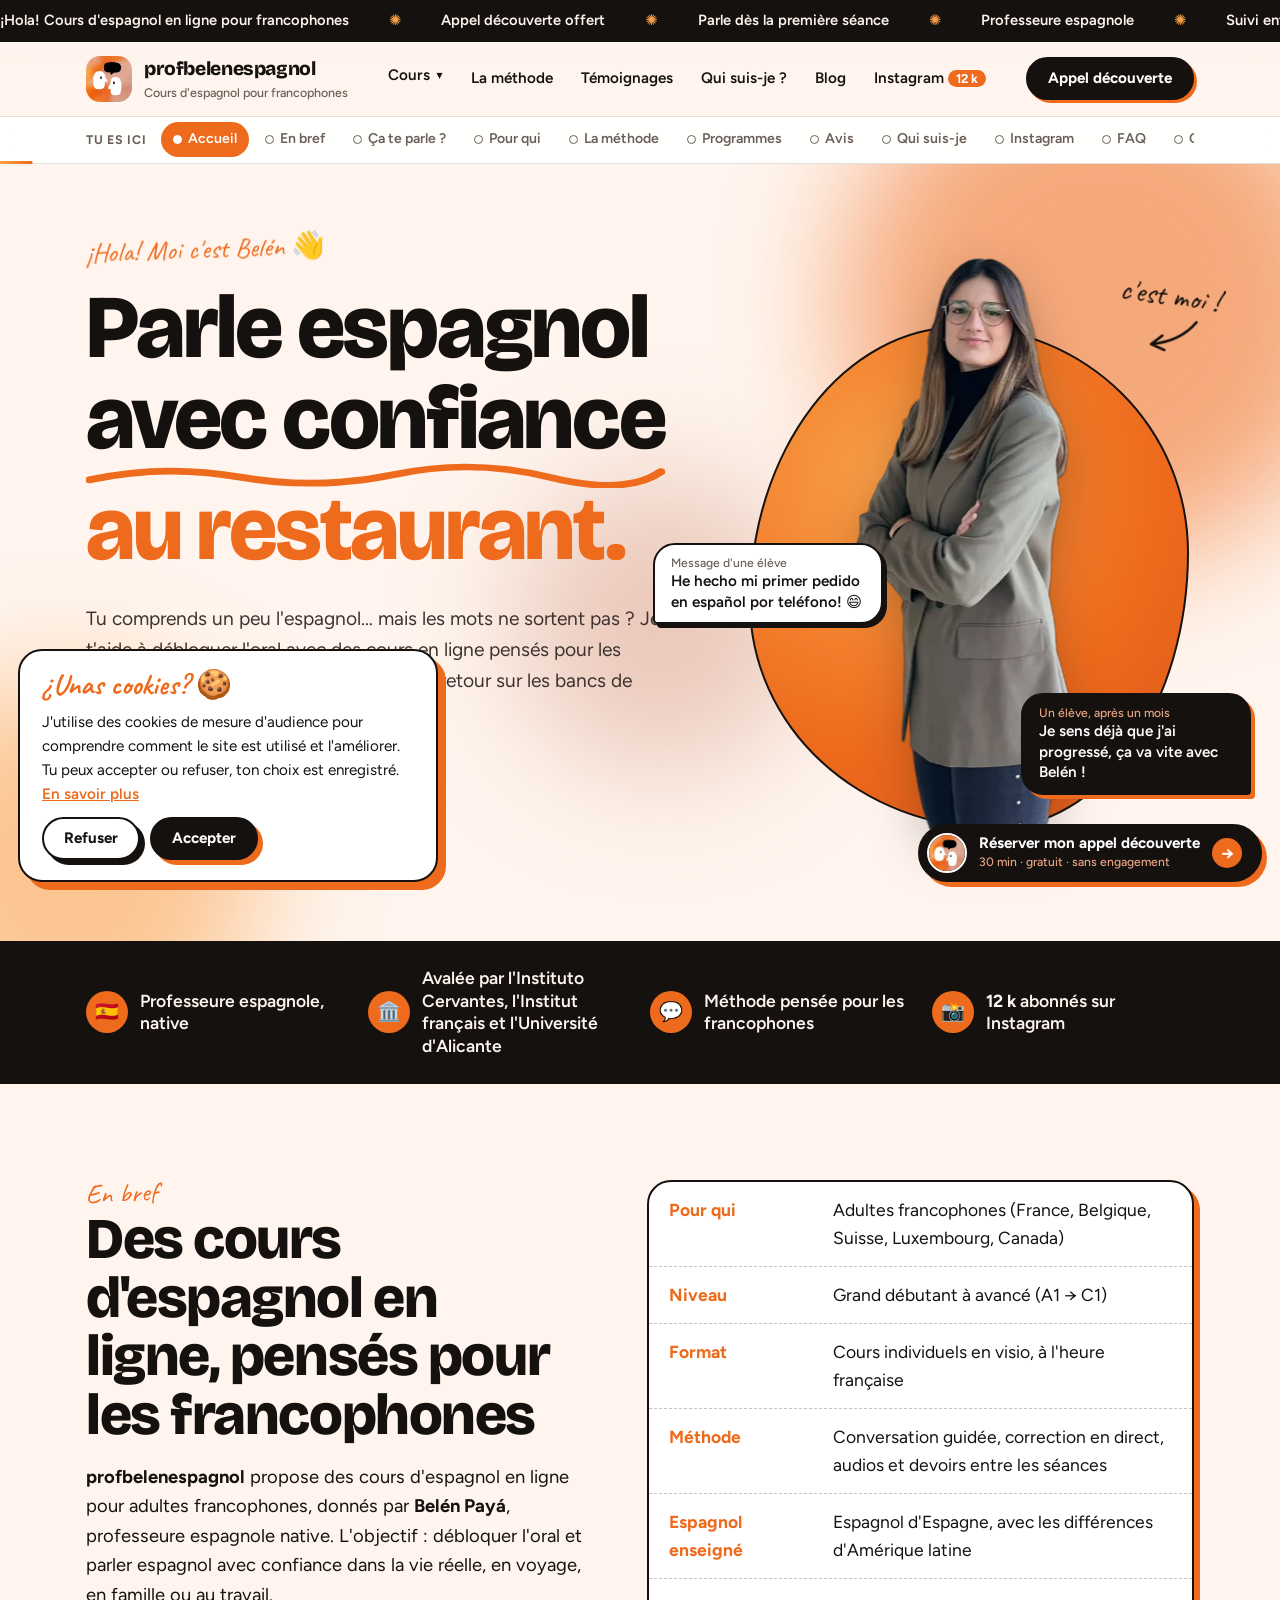
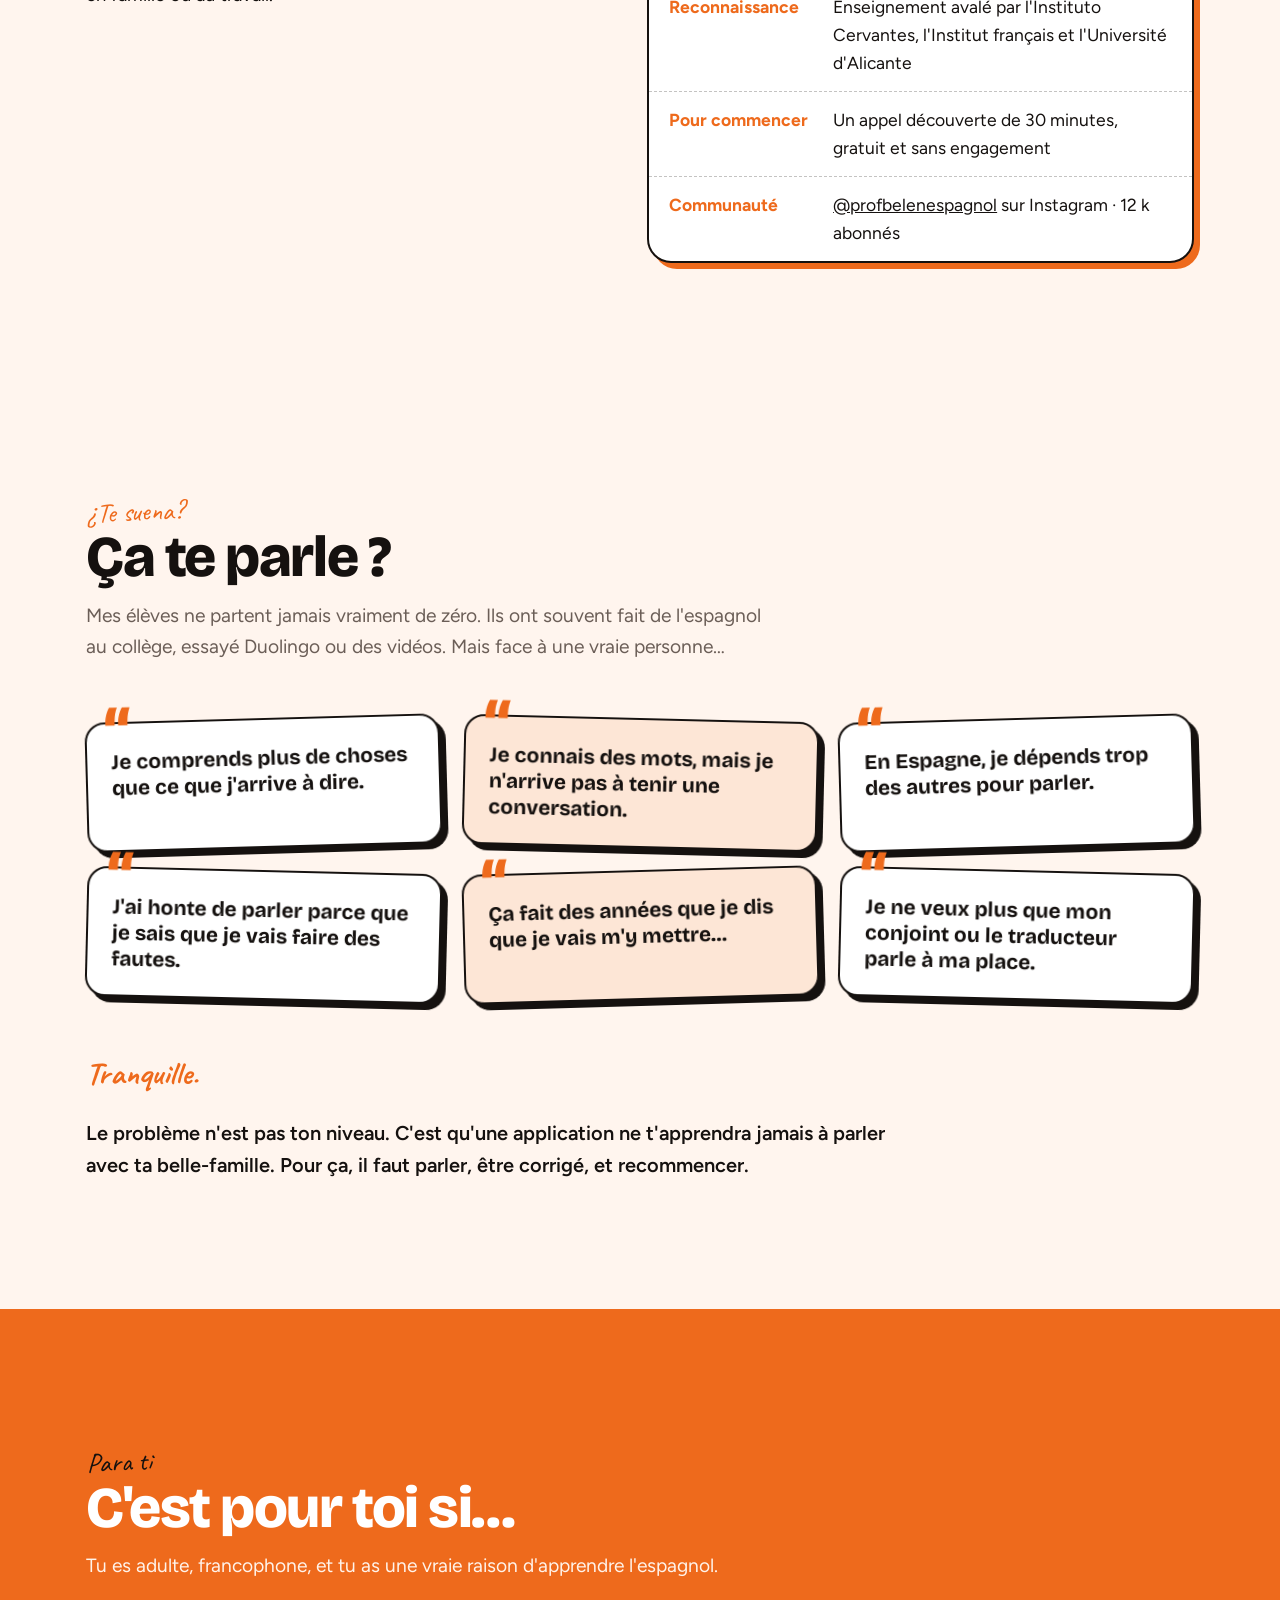
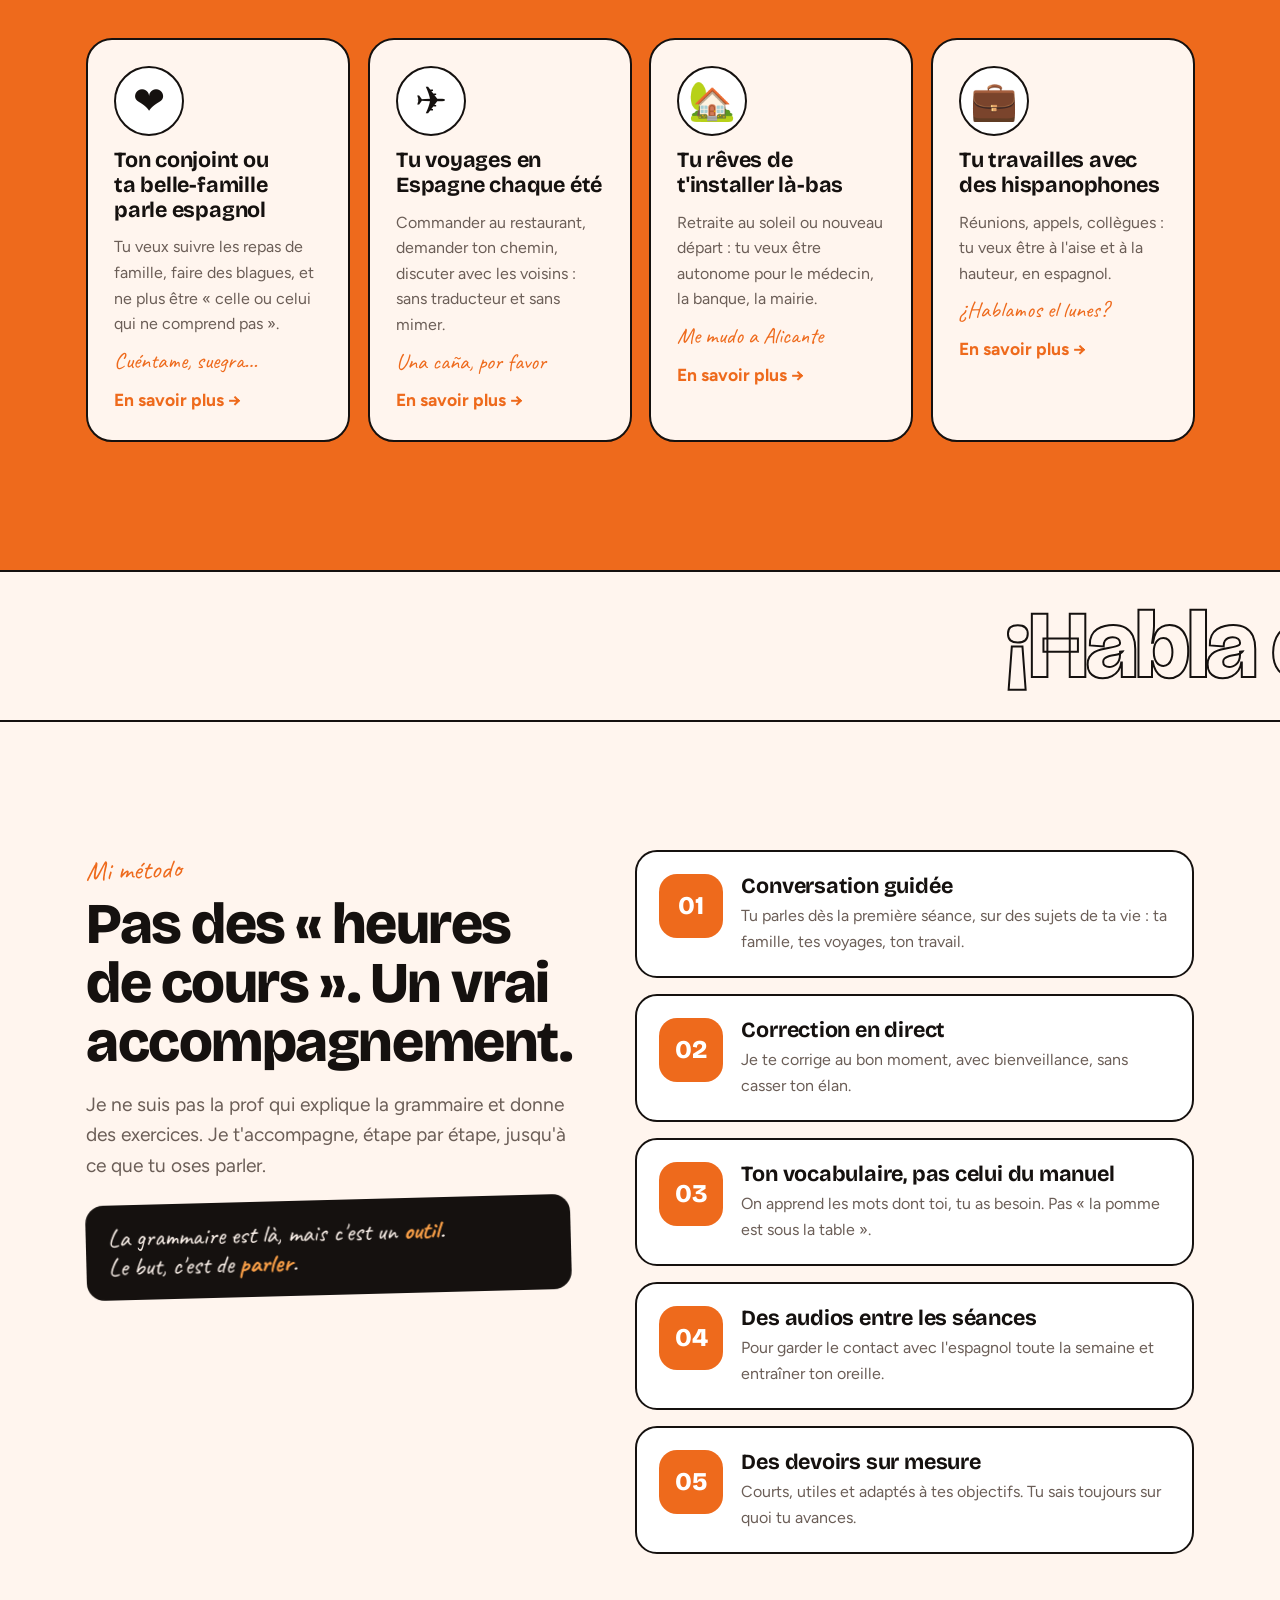
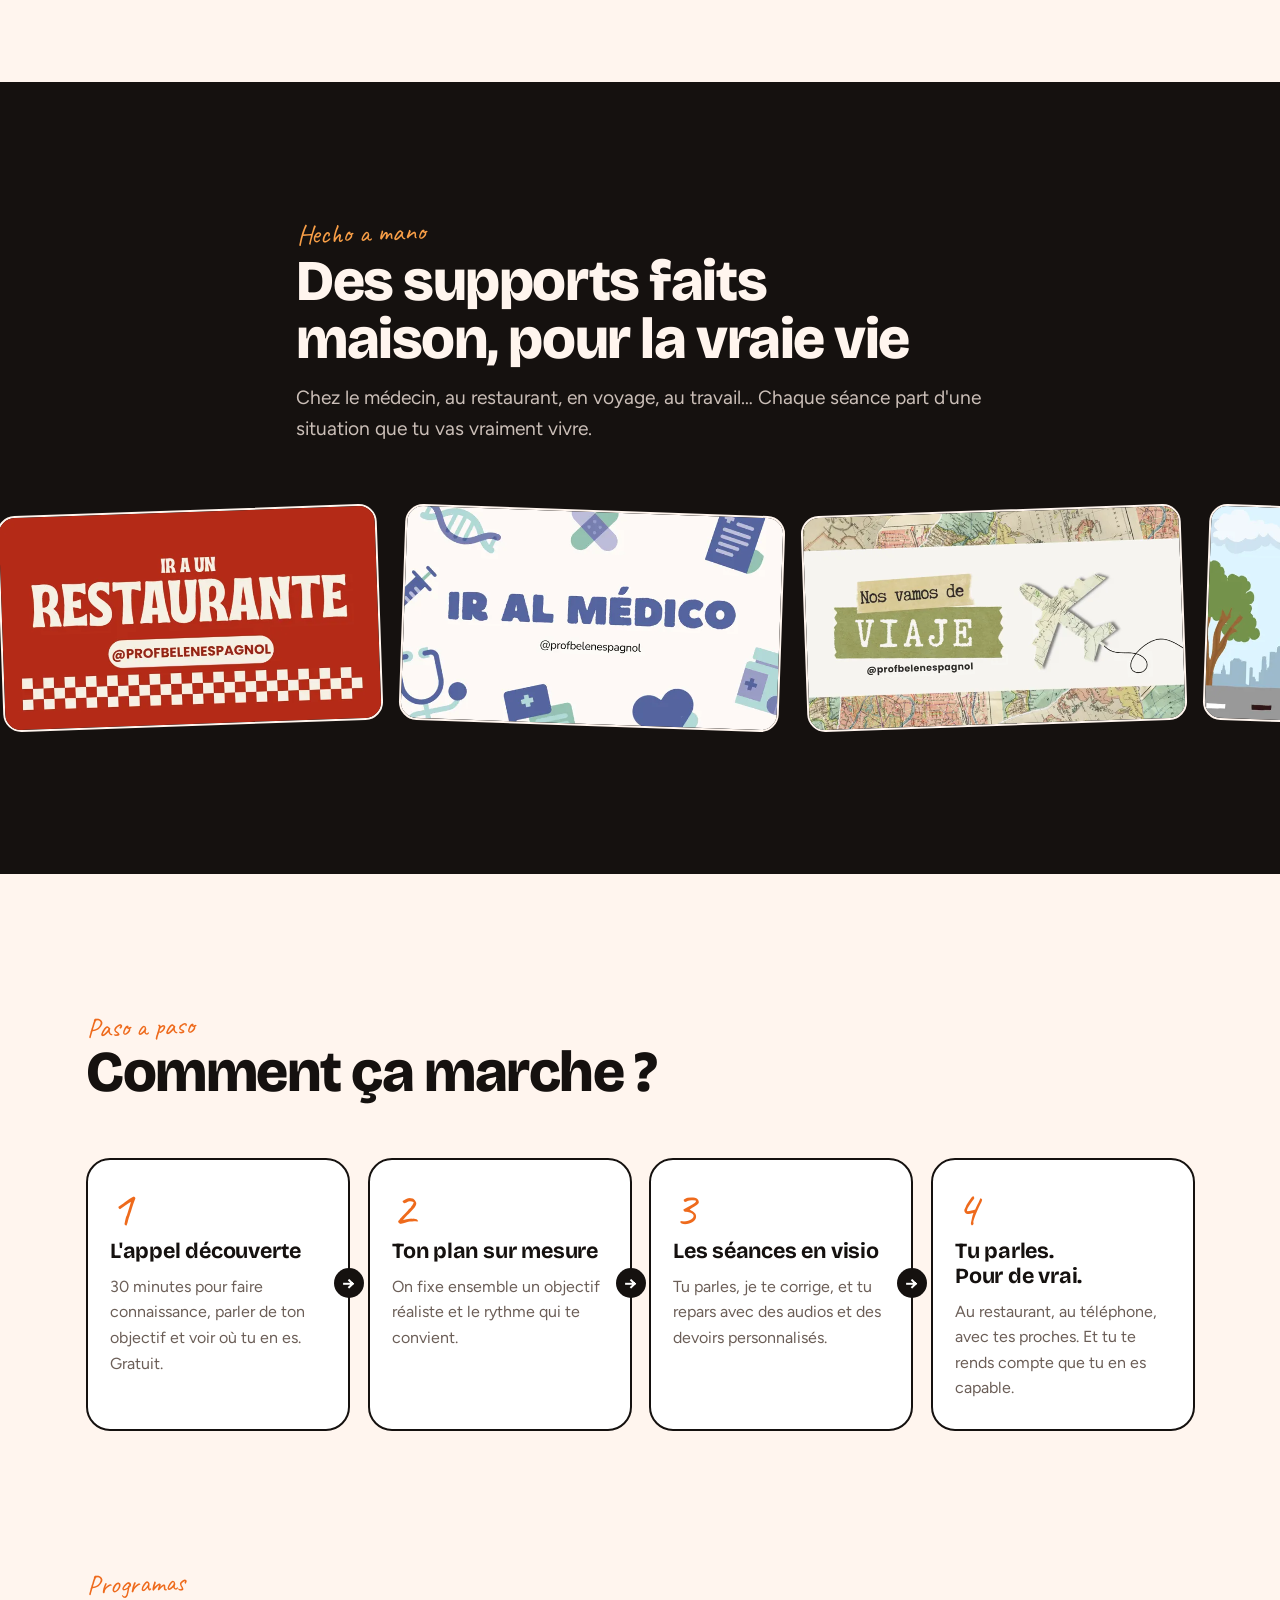
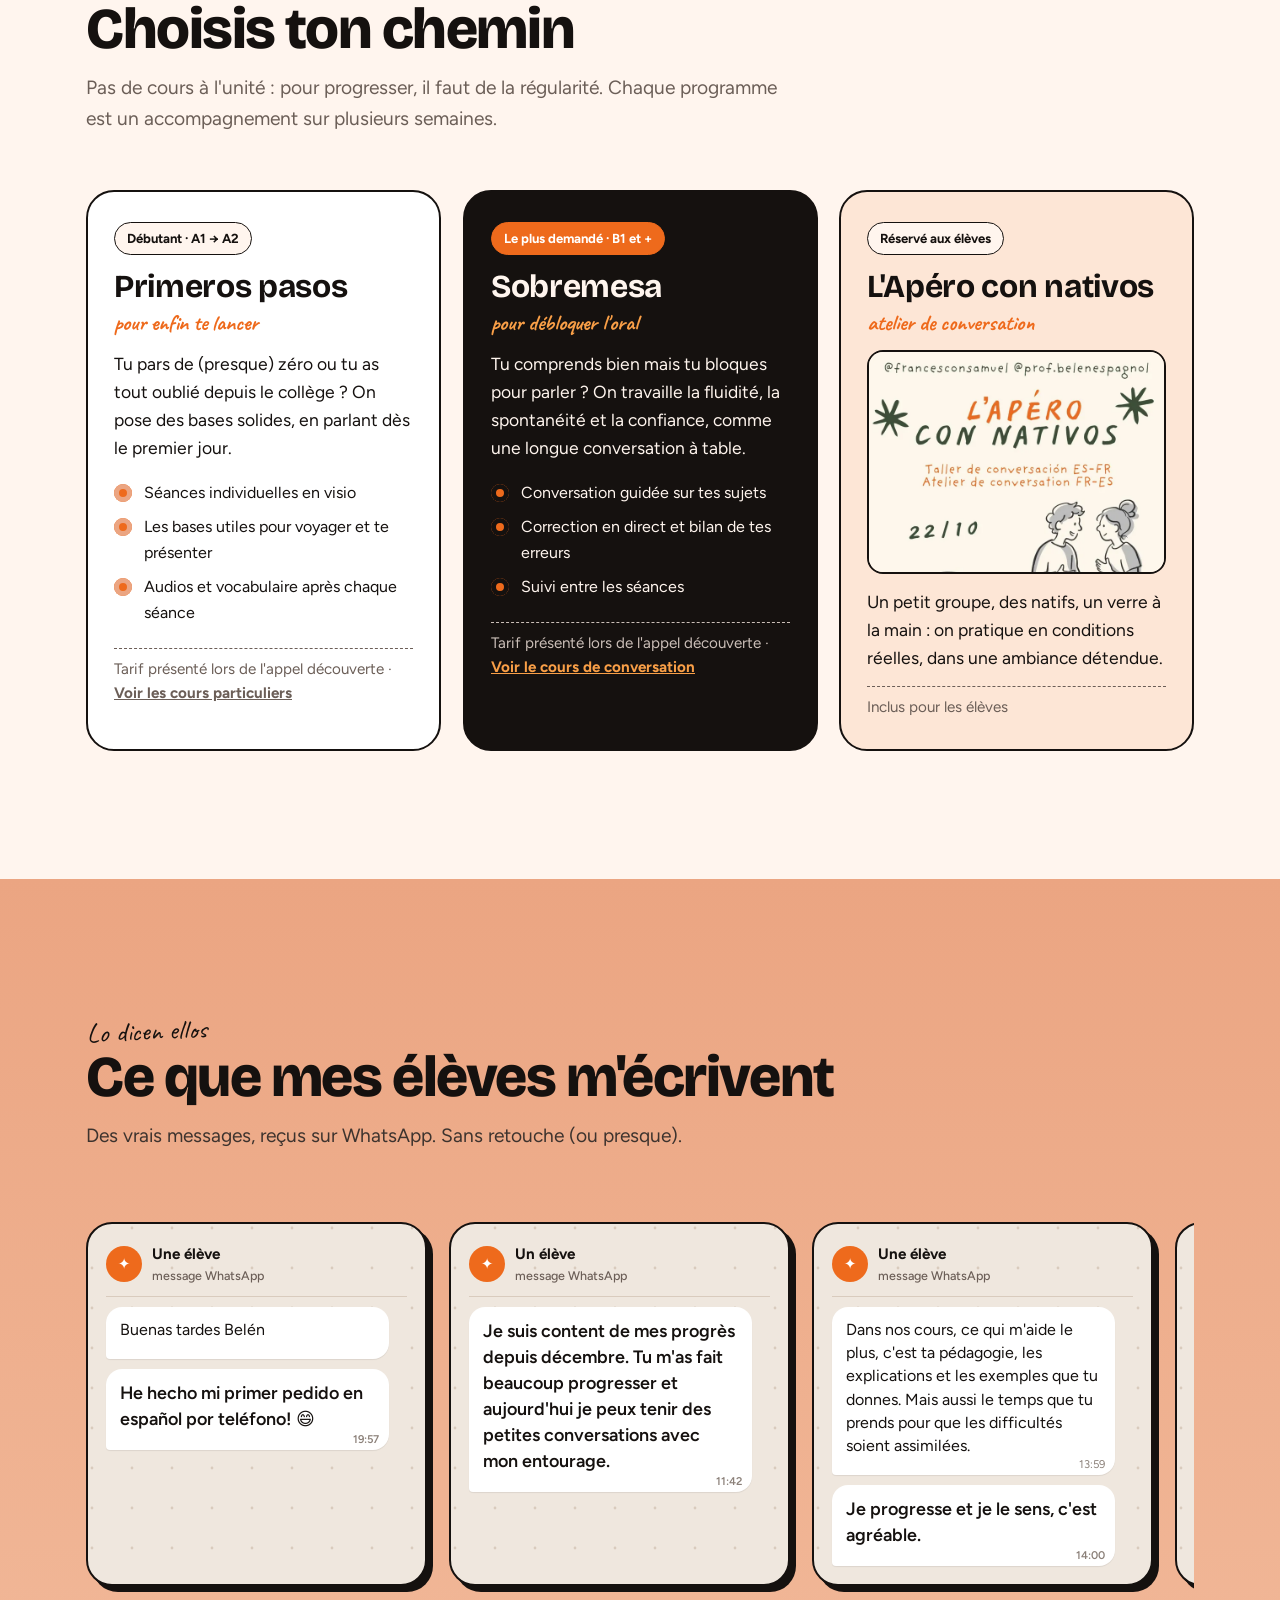
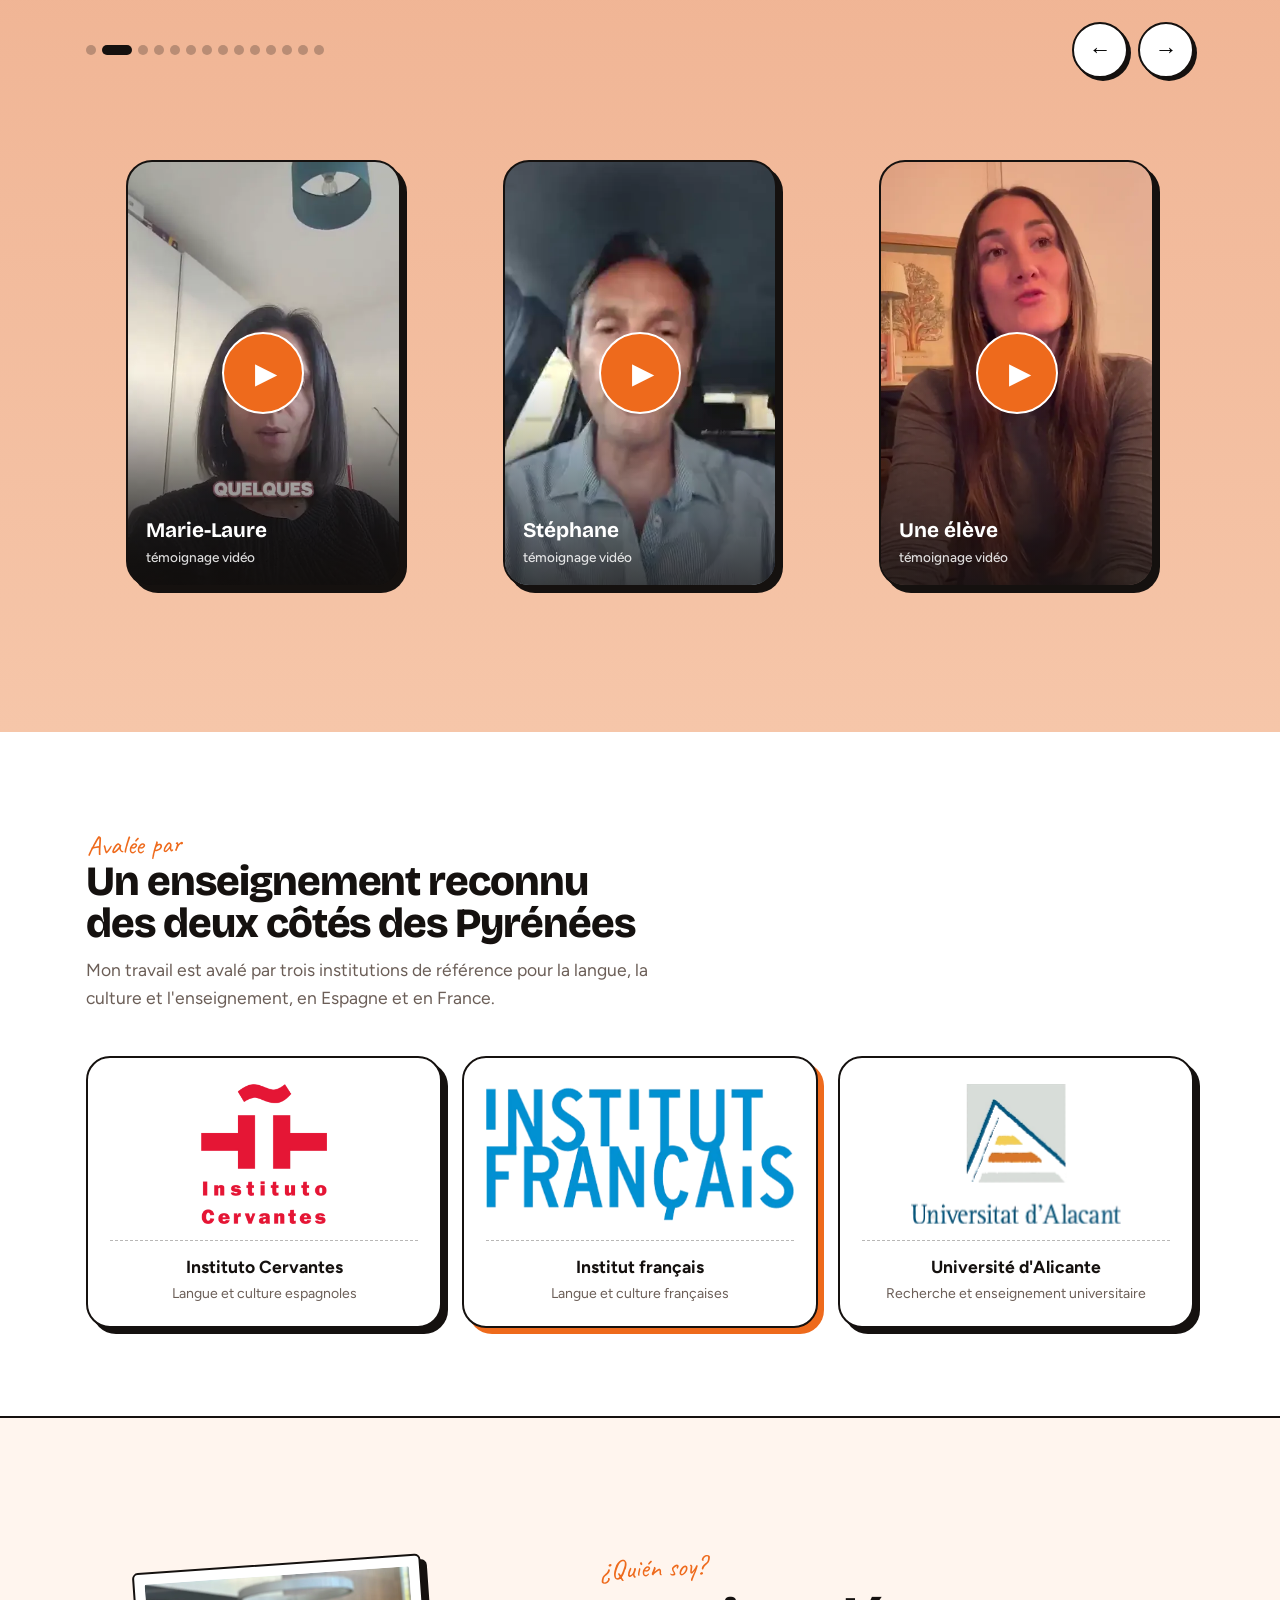
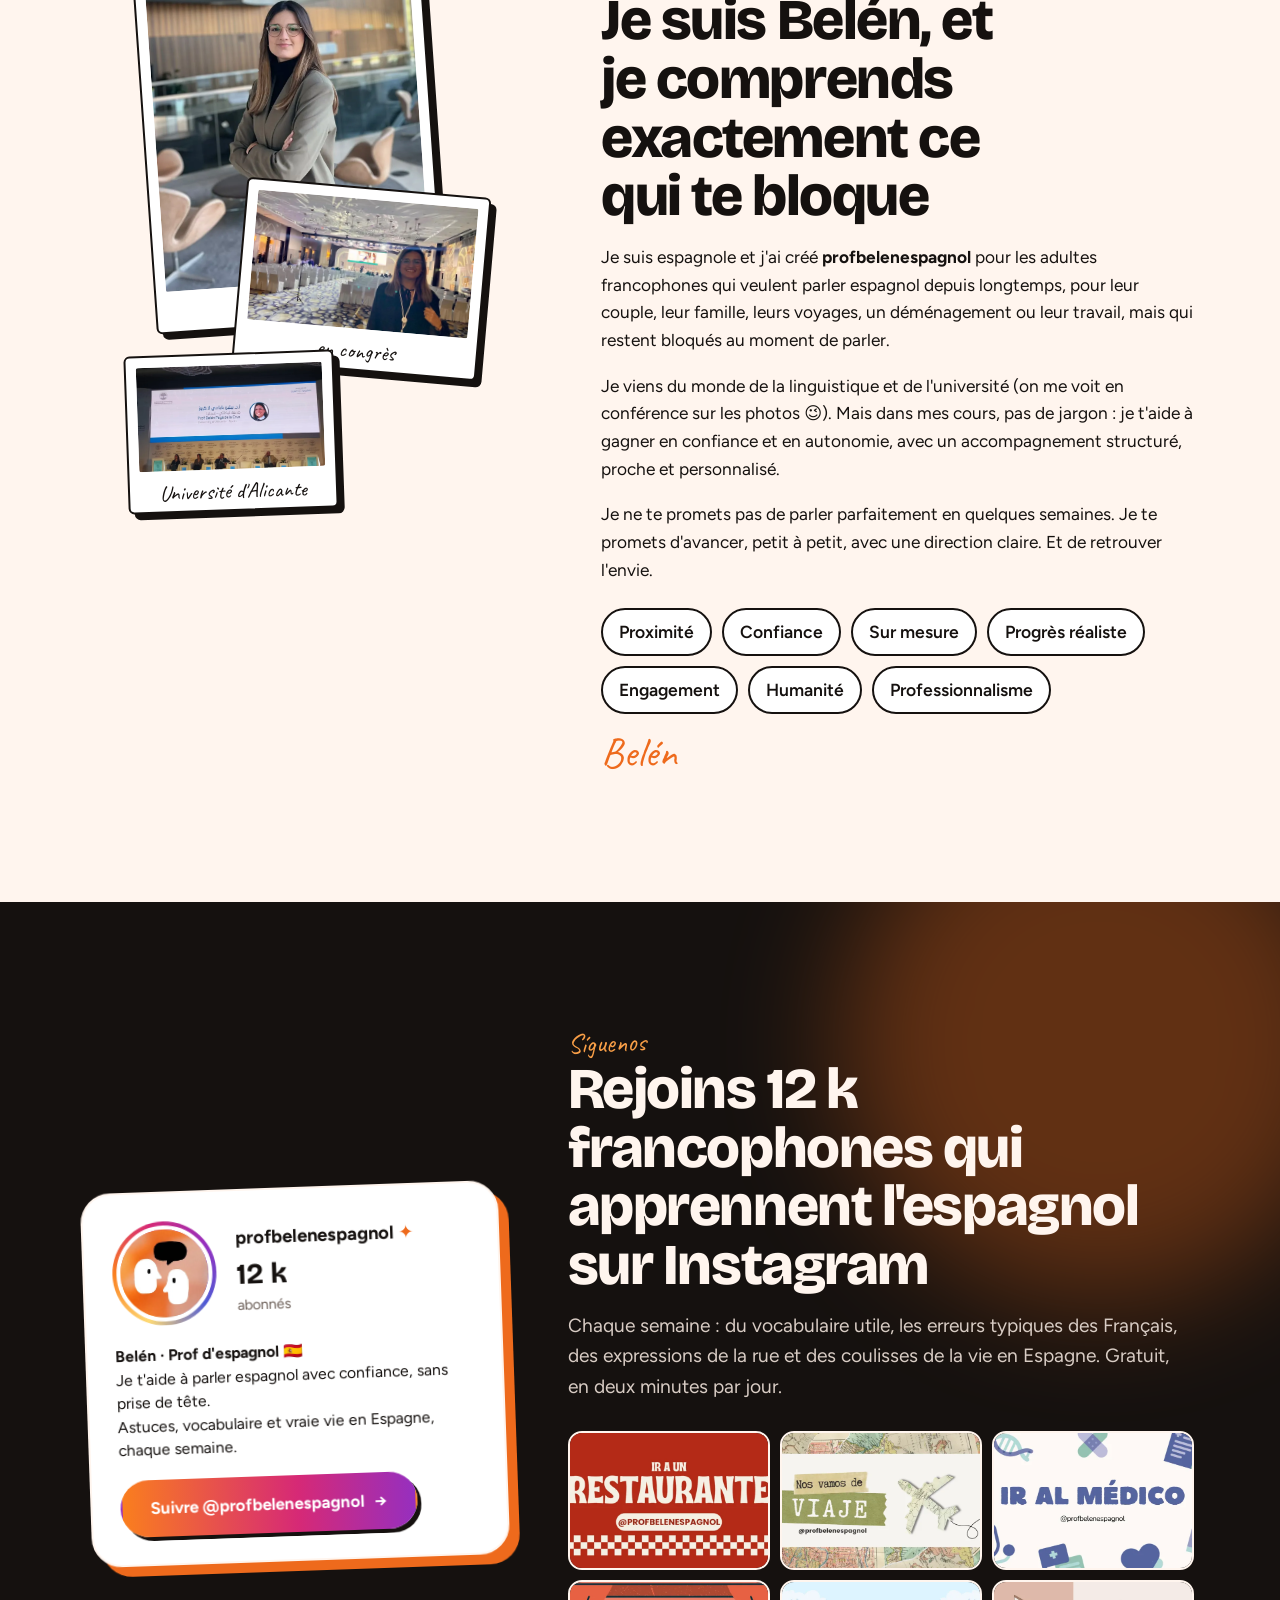
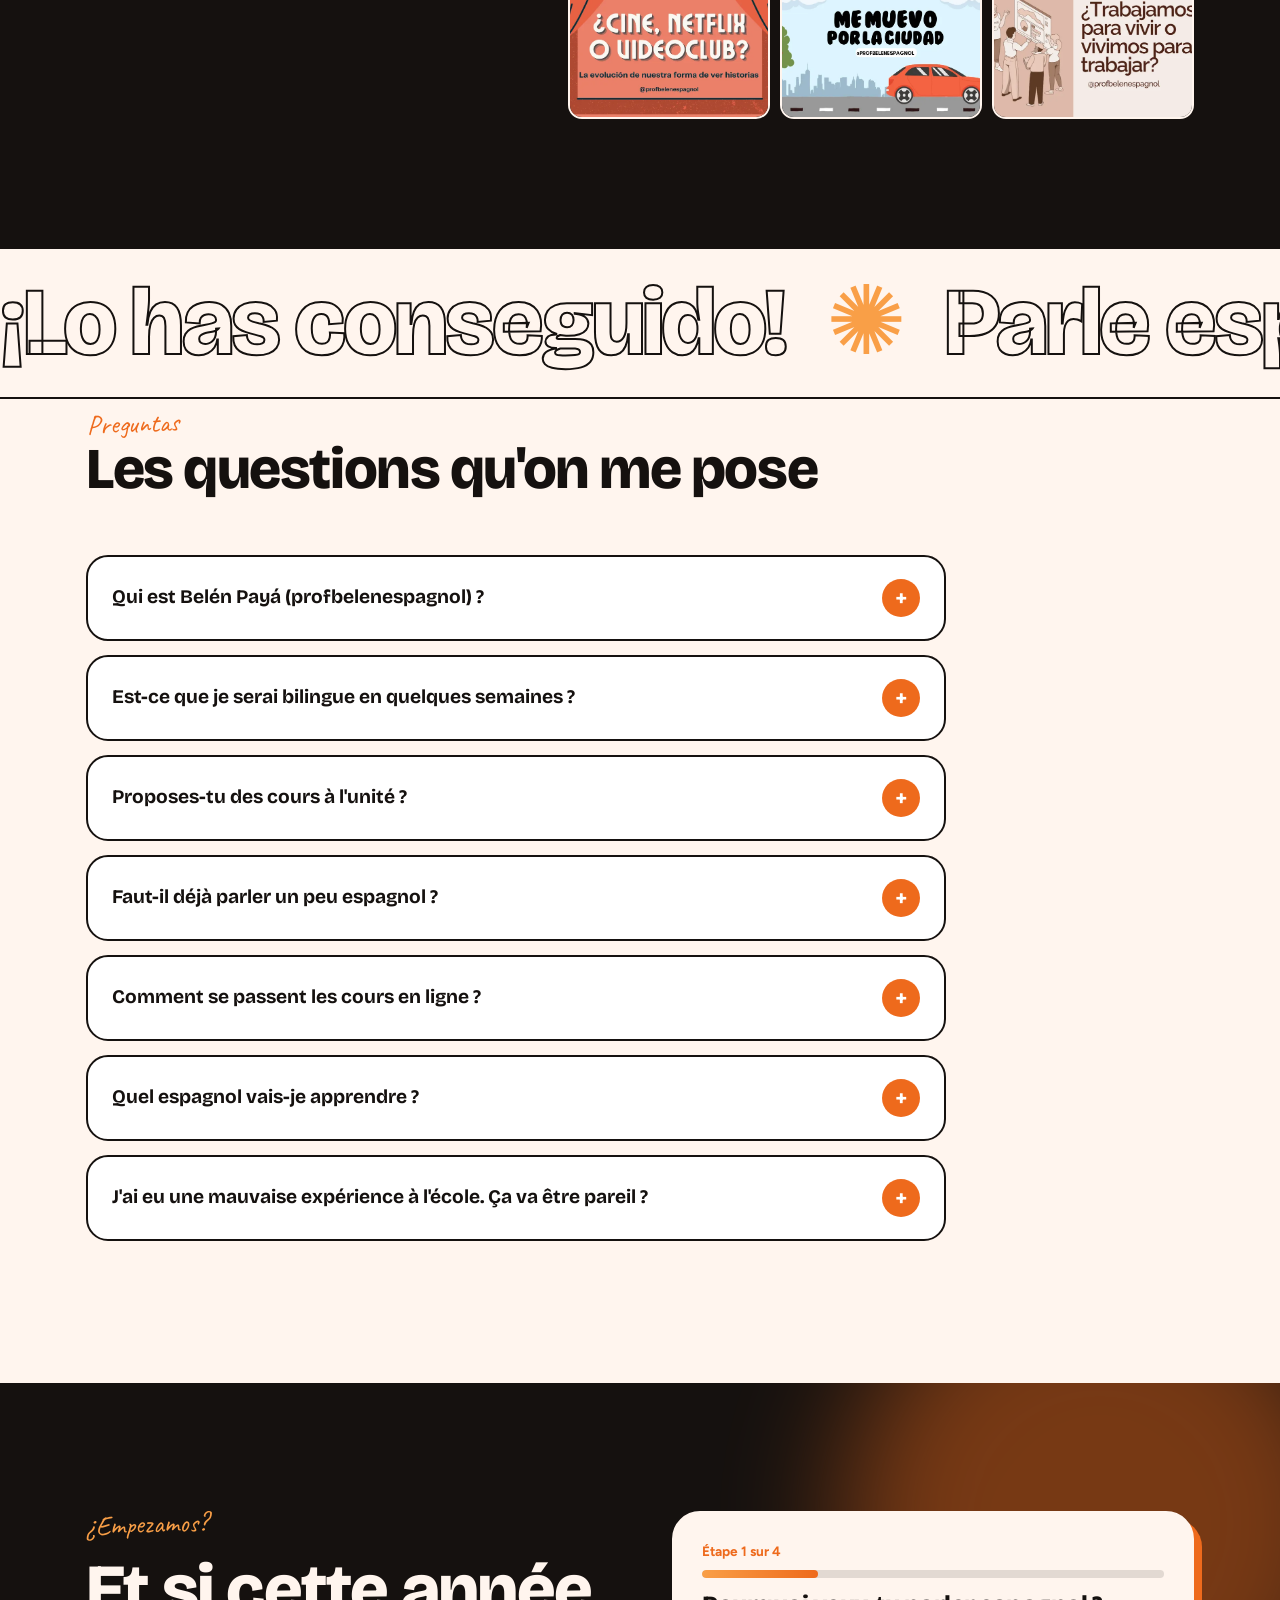
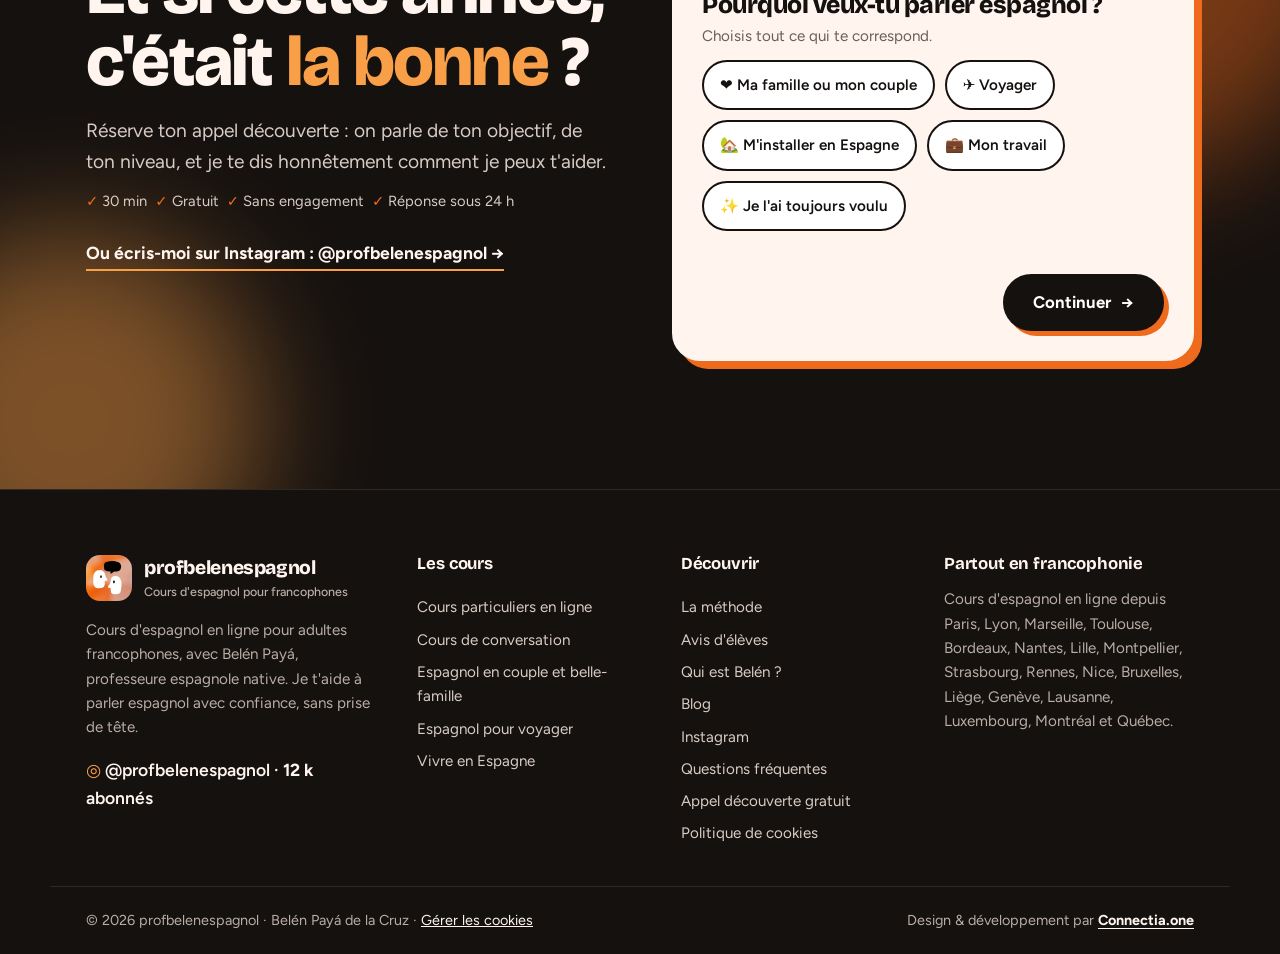
<file: index.html>
<!DOCTYPE html>
<html lang="fr">
<head>
<meta charset="utf-8">
<!-- Consent Mode v2 : tout refusé par défaut (RGPD / CNIL) -->
<script>
  window.dataLayer = window.dataLayer || [];
  function gtag(){dataLayer.push(arguments);}
  gtag('consent', 'default', { ad_storage: 'denied', ad_user_data: 'denied', ad_personalization: 'denied', analytics_storage: 'denied', functionality_storage: 'granted', security_storage: 'granted', wait_for_update: 500 });
  try { var c = localStorage.getItem('pbe_consent'); if (c) gtag('consent', 'update', JSON.parse(c)); } catch (e) {}
</script>
<!-- Google Tag Manager -->
<script>(function(w,d,s,l,i){w[l]=w[l]||[];w[l].push({'gtm.start':
new Date().getTime(),event:'gtm.js'});var f=d.getElementsByTagName(s)[0],
j=d.createElement(s),dl=l!='dataLayer'?'&l='+l:'';j.async=true;j.src=
'https://www.googletagmanager.com/gtm.js?id='+i+dl;f.parentNode.insertBefore(j,f);
})(window,document,'script','dataLayer','GTM-5VKLF3NR');</script>
<!-- End Google Tag Manager -->
<meta name="viewport" content="width=device-width, initial-scale=1">
<!-- SEO:START -->
<title>Cours d&#x27;espagnol en ligne avec Belén</title>
<meta name="description" content="Cours d&#x27;espagnol en ligne pour adultes francophones avec Belén Payá, prof native. Débloque l&#x27;oral : voyage, belle-famille, travail. Appel découverte offert.">
<meta name="robots" content="index, follow, max-image-preview:large, max-snippet:-1, max-video-preview:-1">
<meta name="author" content="Belén Payá de la Cruz">
<meta name="geo.region" content="FR">
<link rel="canonical" href="https://profbelenespagnol.fr/">
<link rel="alternate" hreflang="fr" href="https://profbelenespagnol.fr/">
<link rel="alternate" hreflang="fr-FR" href="https://profbelenespagnol.fr/">
<link rel="alternate" hreflang="fr-BE" href="https://profbelenespagnol.fr/">
<link rel="alternate" hreflang="fr-CH" href="https://profbelenespagnol.fr/">
<link rel="alternate" hreflang="fr-LU" href="https://profbelenespagnol.fr/">
<link rel="alternate" hreflang="fr-CA" href="https://profbelenespagnol.fr/">
<link rel="alternate" hreflang="x-default" href="https://profbelenespagnol.fr/">
<link rel="alternate" type="text/plain" title="Résumé pour les IA (llms.txt)" href="/llms.txt">
<link rel="sitemap" type="application/xml" href="/sitemap.xml">
<meta property="og:type" content="website">
<meta property="og:locale" content="fr_FR">
<meta property="og:locale:alternate" content="fr_BE">
<meta property="og:locale:alternate" content="fr_CH">
<meta property="og:locale:alternate" content="fr_CA">
<meta property="og:site_name" content="profbelenespagnol · Belén Payá">
<meta property="og:url" content="https://profbelenespagnol.fr/">
<meta property="og:title" content="Cours d&#x27;espagnol en ligne pour francophones · Belén Payá">
<meta property="og:description" content="Cours d&#x27;espagnol en ligne pour adultes francophones avec Belén Payá, prof native. Débloque l&#x27;oral : voyage, belle-famille, travail. Appel découverte offert.">
<meta property="og:image" content="https://profbelenespagnol.fr/img/og-cours-espagnol-en-ligne-francophones.jpg">
<meta property="og:image:secure_url" content="https://profbelenespagnol.fr/img/og-cours-espagnol-en-ligne-francophones.jpg">
<meta property="og:image:type" content="image/jpeg">
<meta property="og:image:width" content="1200">
<meta property="og:image:height" content="630">
<meta property="og:image:alt" content="Belén Payá, professeure d&#x27;espagnol en ligne pour francophones">
<meta property="og:see_also" content="https://www.instagram.com/profbelenespagnol/">
<meta property="og:video" content="https://profbelenespagnol.fr/video/temoignage-marie-laure.mp4">
<meta property="og:video:type" content="video/mp4">
<meta name="twitter:card" content="summary_large_image">
<meta name="twitter:title" content="Cours d&#x27;espagnol en ligne pour francophones · Belén Payá">
<meta name="twitter:description" content="Cours d&#x27;espagnol en ligne pour adultes francophones avec Belén Payá, prof native. Débloque l&#x27;oral : voyage, belle-famille, travail. Appel découverte offert.">
<meta name="twitter:image" content="https://profbelenespagnol.fr/img/og-cours-espagnol-en-ligne-francophones.jpg">
<meta name="twitter:image:alt" content="Belén Payá, professeure d&#x27;espagnol en ligne pour francophones">
<link rel="icon" href="/favicon.ico" sizes="any">
<link rel="icon" type="image/png" sizes="32x32" href="/img/favicon-32.png">
<link rel="icon" type="image/png" sizes="16x16" href="/img/favicon-16.png">
<link rel="icon" type="image/png" sizes="96x96" href="/img/favicon-96.png">
<link rel="apple-touch-icon" sizes="180x180" href="/img/icon-180.png">
<meta name="theme-color" content="#EE6A1C">
<link rel="preload" as="image" href="/img/belen-professeure-espagnol.webp" fetchpriority="high">
<script type="application/ld+json">
{
 "@context": "https://schema.org",
 "@graph": [
  {
   "@type": "WebSite",
   "@id": "https://profbelenespagnol.fr/#website",
   "url": "https://profbelenespagnol.fr/",
   "name": "profbelenespagnol",
   "alternateName": [
    "Prof Belén Espagnol",
    "Belén Payá, cours d'espagnol"
   ],
   "inLanguage": "fr-FR",
   "publisher": {
    "@id": "https://profbelenespagnol.fr/#organisation"
   }
  },
  {
   "@type": [
    "EducationalOrganization",
    "ProfessionalService"
   ],
   "@id": "https://profbelenespagnol.fr/#organisation",
   "name": "profbelenespagnol",
   "alternateName": [
    "Prof Belén Espagnol",
    "Belén Payá, cours d'espagnol"
   ],
   "url": "https://profbelenespagnol.fr/",
   "logo": {
    "@type": "ImageObject",
    "@id": "https://profbelenespagnol.fr/#logo",
    "url": "https://profbelenespagnol.fr/img/icon-512.png",
    "width": 512,
    "height": 512,
    "caption": "profbelenespagnol"
   },
   "image": "https://profbelenespagnol.fr/img/og-cours-espagnol-en-ligne-francophones.jpg",
   "description": "Cours d'espagnol en ligne pour adultes francophones de France, Belgique, Suisse, Luxembourg et Canada, avec Belén Payá, professeure espagnole native.",
   "slogan": "Je t'aide à parler espagnol avec confiance, sans prise de tête.",
   "founder": {
    "@id": "https://profbelenespagnol.fr/#belen"
   },
   "employee": {
    "@id": "https://profbelenespagnol.fr/#belen"
   },
   "areaServed": [
    {
     "@type": "Country",
     "name": "France"
    },
    {
     "@type": "Country",
     "name": "Belgique"
    },
    {
     "@type": "Country",
     "name": "Suisse"
    },
    {
     "@type": "Country",
     "name": "Luxembourg"
    },
    {
     "@type": "Country",
     "name": "Canada"
    }
   ],
   "availableLanguage": [
    "fr",
    "es"
   ],
   "knowsLanguage": [
    "fr",
    "es"
   ],
   "priceRange": "€€",
   "contactPoint": {
    "@type": "ContactPoint",
    "contactType": "customer support",
    "url": "https://profbelenespagnol.fr/#contact",
    "availableLanguage": [
     "French",
     "Spanish"
    ],
    "areaServed": [
     "FR",
     "BE",
     "CH",
     "LU",
     "CA"
    ]
   },
   "hasOfferCatalog": {
    "@type": "OfferCatalog",
    "name": "Cours d'espagnol en ligne",
    "itemListElement": [
     {
      "@type": "Offer",
      "itemOffered": {
       "@type": "Service",
       "name": "Primeros pasos",
       "description": "Accompagnement pour débutants (A1–A2) : bases solides et conversation dès le premier jour.",
       "provider": {
        "@id": "https://profbelenespagnol.fr/#organisation"
       }
      }
     },
     {
      "@type": "Offer",
      "itemOffered": {
       "@type": "Service",
       "name": "Sobremesa",
       "description": "Accompagnement conversation (B1 et plus) pour débloquer l'oral et gagner en fluidité.",
       "provider": {
        "@id": "https://profbelenespagnol.fr/#organisation"
       }
      }
     },
     {
      "@type": "Offer",
      "itemOffered": {
       "@type": "Service",
       "name": "Appel découverte",
       "description": "Appel de 30 minutes, gratuit et sans engagement, pour définir ton objectif et ton niveau.",
       "provider": {
        "@id": "https://profbelenespagnol.fr/#organisation"
       }
      },
      "price": "0",
      "priceCurrency": "EUR"
     }
    ]
   },
   "sameAs": [
    "https://www.instagram.com/profbelenespagnol/"
   ]
  },
  {
   "@type": "Person",
   "@id": "https://profbelenespagnol.fr/#belen",
   "name": "Belén Payá de la Cruz",
   "alternateName": [
    "Belén Payá",
    "Prof Belén Espagnol",
    "profbelenespagnol"
   ],
   "jobTitle": "Professeure d'espagnol pour adultes francophones",
   "description": "Professeure espagnole native, créatrice de profbelenespagnol, spécialisée dans l'accompagnement des adultes francophones qui veulent débloquer l'oral en espagnol.",
   "image": "https://profbelenespagnol.fr/img/belen-paya-portrait.webp",
   "url": "https://profbelenespagnol.fr/",
   "nationality": {
    "@type": "Country",
    "name": "Espagne"
   },
   "affiliation": [
    {
     "@type": "CollegeOrUniversity",
     "name": "Universidad de Alicante"
    }
   ],
   "knowsLanguage": [
    {
     "@type": "Language",
     "name": "Espagnol",
     "alternateName": "es"
    },
    {
     "@type": "Language",
     "name": "Français",
     "alternateName": "fr"
    },
    {
     "@type": "Language",
     "name": "Anglais",
     "alternateName": "en"
    }
   ],
   "knowsAbout": [
    "Enseignement de l'espagnol langue étrangère (ELE)",
    "Espagnol pour francophones",
    "Conversation en espagnol",
    "Linguistique appliquée",
    "Espagnol pour voyager",
    "Espagnol en famille"
   ],
   "worksFor": {
    "@id": "https://profbelenespagnol.fr/#organisation"
   },
   "sameAs": [
    "https://www.instagram.com/profbelenespagnol/"
   ]
  },
  {
   "@type": "WebPage",
   "@id": "https://profbelenespagnol.fr/#webpage",
   "url": "https://profbelenespagnol.fr/",
   "name": "Cours d'espagnol en ligne avec Belén",
   "description": "Cours d'espagnol en ligne pour adultes francophones avec Belén Payá, prof native. Débloque l'oral : voyage, belle-famille, travail. Appel découverte offert.",
   "inLanguage": "fr-FR",
   "isPartOf": {
    "@id": "https://profbelenespagnol.fr/#website"
   },
   "about": {
    "@id": "https://profbelenespagnol.fr/#organisation"
   },
   "author": {
    "@id": "https://profbelenespagnol.fr/#belen"
   },
   "publisher": {
    "@id": "https://profbelenespagnol.fr/#organisation"
   },
   "primaryImageOfPage": {
    "@type": "ImageObject",
    "url": "https://profbelenespagnol.fr/img/og-cours-espagnol-en-ligne-francophones.jpg",
    "width": 1200,
    "height": 630
   },
   "datePublished": "2026-11-15T10:00:00+01:00",
   "dateModified": "2026-11-15T10:00:00+01:00",
   "keywords": "cours d'espagnol en ligne, professeur d'espagnol natif, cours d'espagnol pour adultes, apprendre l'espagnol, conversation espagnol en ligne",
   "speakable": {
    "@type": "SpeakableSpecification",
    "cssSelector": [
     "#en-bref",
     "#faq"
    ]
   },
   "mainEntity": {
    "@id": "https://profbelenespagnol.fr/#belen"
   }
  },
  {
   "@type": "Course",
   "@id": "https://profbelenespagnol.fr/#cours",
   "name": "Cours d'espagnol en ligne pour adultes francophones",
   "description": "Accompagnement personnalisé en visio pour parler espagnol avec confiance : conversation guidée, correction en direct, vocabulaire de la vie réelle, audios et devoirs entre les séances.",
   "inLanguage": "es",
   "availableLanguage": [
    "fr",
    "es"
   ],
   "educationalLevel": "Débutant à avancé (A1 à C1)",
   "teaches": [
    "Expression orale en espagnol",
    "Compréhension orale",
    "Vocabulaire du quotidien",
    "Espagnol pour voyager",
    "Espagnol en famille"
   ],
   "audience": {
    "@type": "EducationalAudience",
    "audienceType": "Adultes francophones"
   },
   "provider": {
    "@id": "https://profbelenespagnol.fr/#organisation"
   },
   "image": "https://profbelenespagnol.fr/img/og-cours-espagnol-en-ligne-francophones.jpg",
   "offers": [
    {
     "@type": "Offer",
     "category": "Paid",
     "availability": "https://schema.org/InStock",
     "url": "https://profbelenespagnol.fr/#contact"
    }
   ],
   "hasCourseInstance": [
    {
     "@type": "CourseInstance",
     "name": "Primeros pasos (Débutant (A1–A2))",
     "courseMode": "Online",
     "courseWorkload": "PT1H",
     "inLanguage": "es",
     "instructor": {
      "@id": "https://profbelenespagnol.fr/#belen"
     },
     "location": {
      "@type": "VirtualLocation",
      "url": "https://profbelenespagnol.fr/#contact"
     }
    },
    {
     "@type": "CourseInstance",
     "name": "Sobremesa (Intermédiaire et avancé (B1 et plus))",
     "courseMode": "Online",
     "courseWorkload": "PT1H",
     "inLanguage": "es",
     "instructor": {
      "@id": "https://profbelenespagnol.fr/#belen"
     },
     "location": {
      "@type": "VirtualLocation",
      "url": "https://profbelenespagnol.fr/#contact"
     }
    }
   ]
  },
  {
   "@type": "FAQPage",
   "@id": "https://profbelenespagnol.fr/#faq",
   "isPartOf": {
    "@id": "https://profbelenespagnol.fr/#webpage"
   },
   "mainEntity": [
    {
     "@type": "Question",
     "name": "Qui est Belén Payá (profbelenespagnol) ?",
     "acceptedAnswer": {
      "@type": "Answer",
      "text": "Belén Payá de la Cruz est une professeure d'espagnol native, originaire d'Espagne, qui donne des cours d'espagnol en ligne aux adultes francophones. Tu la connais peut-être sur Instagram, où elle partage chaque semaine des astuces sous le nom @profbelenespagnol."
     }
    },
    {
     "@type": "Question",
     "name": "Est-ce que je serai bilingue en quelques semaines ?",
     "acceptedAnswer": {
      "@type": "Answer",
      "text": "Soyons honnêtes : non. Mais avec un accompagnement régulier, tu peux tenir tes premières vraies conversations en quelques mois, et gagner en confiance dès les premières séances."
     }
    },
    {
     "@type": "Question",
     "name": "Proposes-tu des cours à l'unité ?",
     "acceptedAnswer": {
      "@type": "Answer",
      "text": "Non. Pour progresser vraiment, il faut de la régularité. Je propose un accompagnement sur plusieurs semaines, avec un objectif clair et un suivi entre les séances."
     }
    },
    {
     "@type": "Question",
     "name": "Faut-il déjà parler un peu espagnol ?",
     "acceptedAnswer": {
      "@type": "Answer",
      "text": "Non. J'accompagne les grands débutants comme les personnes qui comprennent beaucoup mais qui bloquent à l'oral."
     }
    },
    {
     "@type": "Question",
     "name": "Comment se passent les cours en ligne ?",
     "acceptedAnswer": {
      "@type": "Answer",
      "text": "En visio, depuis chez toi, à l'heure française. Entre les séances, tu reçois des audios, ton vocabulaire et des devoirs personnalisés."
     }
    },
    {
     "@type": "Question",
     "name": "Quel espagnol vais-je apprendre ?",
     "acceptedAnswer": {
      "@type": "Answer",
      "text": "Je suis espagnole : tu apprends l'espagnol d'Espagne, et je t'explique les principales différences avec l'espagnol d'Amérique latine."
     }
    },
    {
     "@type": "Question",
     "name": "J'ai eu une mauvaise expérience à l'école. Ça va être pareil ?",
     "acceptedAnswer": {
      "@type": "Answer",
      "text": "C'est le cas de beaucoup de mes élèves ! Ici, pas de notes ni de pression : on a le droit de se tromper, c'est même comme ça qu'on apprend."
     }
    }
   ]
  },
  {
   "@type": "VideoObject",
   "name": "Témoignage de Marie-Laure, élève de Belén Payá",
   "description": "Marie-Laure, élève francophone, raconte ses cours d'espagnol en ligne avec Belén.",
   "thumbnailUrl": "https://profbelenespagnol.fr/img/poster-temoignage-marie-laure.webp",
   "contentUrl": "https://profbelenespagnol.fr/video/temoignage-marie-laure.mp4",
   "uploadDate": "2026-11-15T10:00:00+01:00",
   "duration": "PT1M35S",
   "inLanguage": "fr",
   "publisher": {
    "@id": "https://profbelenespagnol.fr/#organisation"
   },
   "isPartOf": {
    "@id": "https://profbelenespagnol.fr/#webpage"
   }
  },
  {
   "@type": "VideoObject",
   "name": "Témoignage de Stéphane, élève de Belén Payá",
   "description": "Stéphane, élève francophone, parle de ses progrès en espagnol avec Belén.",
   "thumbnailUrl": "https://profbelenespagnol.fr/img/poster-temoignage-stephane.webp",
   "contentUrl": "https://profbelenespagnol.fr/video/temoignage-stephane.mp4",
   "uploadDate": "2026-11-15T10:00:00+01:00",
   "duration": "PT1M36S",
   "inLanguage": "fr",
   "publisher": {
    "@id": "https://profbelenespagnol.fr/#organisation"
   },
   "isPartOf": {
    "@id": "https://profbelenespagnol.fr/#webpage"
   }
  },
  {
   "@type": "VideoObject",
   "name": "Témoignage d'une élève de Belén Payá",
   "description": "Une élève francophone partage son expérience des cours d'espagnol en ligne avec Belén.",
   "thumbnailUrl": "https://profbelenespagnol.fr/img/poster-temoignage-eleve.webp",
   "contentUrl": "https://profbelenespagnol.fr/video/temoignage-eleve.mp4",
   "uploadDate": "2026-11-15T10:00:00+01:00",
   "duration": "PT1M10S",
   "inLanguage": "fr",
   "publisher": {
    "@id": "https://profbelenespagnol.fr/#organisation"
   },
   "isPartOf": {
    "@id": "https://profbelenespagnol.fr/#webpage"
   }
  },
  {
   "@type": "ImageObject",
   "contentUrl": "https://profbelenespagnol.fr/img/belen-paya-portrait.webp",
   "caption": "Belén Payá, professeure d'espagnol pour francophones",
   "creditText": "profbelenespagnol",
   "creator": {
    "@id": "https://profbelenespagnol.fr/#belen"
   },
   "copyrightNotice": "© 2026 profbelenespagnol",
   "license": "https://profbelenespagnol.fr/",
   "acquireLicensePage": "https://profbelenespagnol.fr/#contact"
  },
  {
   "@type": "ImageObject",
   "contentUrl": "https://profbelenespagnol.fr/img/belen-professeure-espagnol.webp",
   "caption": "Belén Payá, créatrice de profbelenespagnol",
   "creditText": "profbelenespagnol",
   "creator": {
    "@id": "https://profbelenespagnol.fr/#belen"
   },
   "copyrightNotice": "© 2026 profbelenespagnol",
   "license": "https://profbelenespagnol.fr/",
   "acquireLicensePage": "https://profbelenespagnol.fr/#contact"
  }
 ]
}
</script>
<!-- SEO:END -->
<link rel="preconnect" href="https://fonts.googleapis.com">
<link rel="preconnect" href="https://fonts.gstatic.com" crossorigin>
<link href="https://fonts.googleapis.com/css2?family=Bricolage+Grotesque:opsz,wght@12..96,500;12..96,700;12..96,800&family=Caveat:wght@600;700&family=Figtree:wght@400;500;600;700&display=swap" rel="stylesheet">
<link rel="stylesheet" href="css/site.css">
</head>
<body>
<!-- Google Tag Manager (noscript) -->
<noscript><iframe src="https://www.googletagmanager.com/ns.html?id=GTM-5VKLF3NR" height="0" width="0" style="display:none;visibility:hidden"></iframe></noscript>
<!-- End Google Tag Manager (noscript) -->
<div class="progress" aria-hidden="true"></div>
<a class="skip" href="#main">Aller au contenu</a>
<button type="button" class="cta-float" id="ctaFloat" aria-haspopup="dialog" aria-controls="formModal"><img src="img/logo-profbelenespagnol.webp" alt="" width="40" height="40"><span><b>Réserver mon appel découverte</b><small>30 min · gratuit · sans engagement</small></span><i aria-hidden="true">→</i></button>
<dialog class="form-modal" id="formModal" aria-labelledby="modalTitle">
  <div class="fm-head">
    <div><p class="hand" style="font-size:1.6rem;color:var(--orange);line-height:1">¡Empezamos!</p><h2 id="modalTitle">Ton appel découverte gratuit</h2></div>
    <button type="button" class="fm-close" id="fmClose" aria-label="Fermer le formulaire">✕</button>
  </div>
  <div class="fm-body" id="fmBody"></div>
</dialog>

<div class="ticker" aria-hidden="true">
  <div class="ticker-track">
    <span>¡Hola! Cours d'espagnol en ligne pour francophones</span><span>Appel découverte offert</span><span>Parle dès la première séance</span><span>Professeure espagnole</span><span>Suivi entre les cours</span>
    <span>¡Hola! Cours d'espagnol en ligne pour francophones</span><span>Appel découverte offert</span><span>Parle dès la première séance</span><span>Professeure espagnole</span><span>Suivi entre les cours</span>
  </div>
</div>

<header id="top">
  <nav class="wrap nav" aria-label="Navigation principale">
    <a class="brand" href="./"><img src="img/logo-profbelenespagnol.webp" alt="Logo profbelenespagnol : deux visages qui discutent" width="46" height="46"><span><b>profbelenespagnol</b><small>Cours d'espagnol pour francophones</small></span></a>
    <ul id="menu">
      <li class="has-sub"><button type="button" class="sub-toggle" aria-expanded="false" aria-controls="submenu-cours">Cours</button>
        <ul class="submenu" id="submenu-cours">
          <li><a href="cours-particuliers-espagnol-en-ligne/"><b>Cours particuliers en ligne</b><small>En visio, 100 % sur mesure</small></a></li>
          <li><a href="cours-conversation-espagnol/"><b>Cours de conversation</b><small>Pour débloquer l'oral</small></a></li>
          <li><a href="espagnol-couple-belle-famille/"><b>Espagnol en couple et belle-famille</b><small>Parler avec ceux que tu aimes</small></a></li>
          <li><a href="espagnol-pour-voyager/"><b>Espagnol pour voyager</b><small>Te débrouiller sans traducteur</small></a></li>
          <li><a href="espagnol-pour-vivre-en-espagne/"><b>Vivre en Espagne</b><small>Installation, retraite, quotidien</small></a></li>
        </ul>
      </li>
      <li><a href="#methode">La méthode</a></li>
      <li><a href="#temoignages">Témoignages</a></li>
      <li><a href="#belen">Qui suis-je ?</a></li>
      <li><a href="blog/">Blog</a></li>
      <li><a class="nav-ig" href="#instagram">Instagram <b class="ig-count">12 k</b></a></li>
    </ul>
    <a class="btn btn-main" href="#contact">Appel découverte</a>
    <button class="burger" id="burger" aria-expanded="false" aria-controls="menu">Menu</button>
  </nav>
</header>
<div class="chapters" aria-label="Sections de la page">
  <div class="wrap ch-inner"><span class="ch-here">Tu es ici</span><nav class="ch-list"><a href="#accueil" data-label="Accueil">Accueil</a><a href="#en-bref" data-label="En bref">En bref</a><a href="#blocages" data-label="Ça te parle ?">Ça te parle ?</a><a href="#pour-qui" data-label="Pour qui">Pour qui</a><a href="#methode" data-label="La méthode">La méthode</a><a href="#programmes" data-label="Programmes">Programmes</a><a href="#temoignages" data-label="Avis">Avis</a><a href="#belen" data-label="Qui suis-je">Qui suis-je</a><a href="#instagram" data-label="Instagram">Instagram</a><a href="#faq" data-label="FAQ">FAQ</a><a href="#contact" data-label="Contact">Contact</a></nav></div>
  <div class="ch-track" aria-hidden="true"><i class="ch-fill"></i></div>
</div>

<main id="main">

<!-- HÉROS -->
<section class="hero" id="accueil">
  <div class="blob b1"></div><div class="blob b2"></div><div class="blob b3"></div>
  <div class="wrap hero-grid">
    <div>
      <span class="eyebrow">¡Hola! Moi c'est Belén 👋</span>
      <h1 style="margin-top:16px">Parle espagnol <span class="squiggle">avec confiance<svg viewBox="0 0 300 20" preserveAspectRatio="none" aria-hidden="true"><path d="M2 14 Q 40 2 80 12 T 160 10 T 240 12 T 298 8" fill="none" stroke="#EE6A1C" stroke-width="5" stroke-linecap="round"/></svg></span>
        <span class="swap" aria-live="polite"><span class="swap-word" id="swap">avec ta belle-famille.</span></span>
      </h1>
      <p class="lead">Tu comprends un peu l'espagnol… mais les mots ne sortent pas ? Je t'aide à débloquer l'oral avec des cours en ligne pensés pour les francophones. Sans prise de tête, et sans retour sur les bancs de l'école.</p>
      <a class="btn btn-main" href="#contact">Réserver mon appel découverte <span class="arrow">→</span></a>
      <div class="micro"><span>30 min</span><span>Gratuit</span><span>Sans engagement</span></div>
    </div>
    <div class="hero-photo">
      <div class="disc"></div>
      <img class="cut" src="img/belen-professeure-espagnol.webp" alt="Belén Payá, professeure d'espagnol pour francophones, souriante, bras croisés" width="369" height="929" fetchpriority="high">
      <div class="chat c1"><small>Message d'une élève</small>He hecho mi primer pedido en español por teléfono! 😄</div>
      <div class="chat c2"><small>Un élève, après un mois</small>Je sens déjà que j'ai progressé, ça va vite avec Belén !</div>
      <div class="hello">c'est moi !<svg width="60" height="40" viewBox="0 0 60 40" aria-hidden="true"><path d="M50 4 C 40 20 25 28 8 32 M8 32 l10 -10 M8 32 l14 4" fill="none" stroke="#15110F" stroke-width="2.5" stroke-linecap="round"/></svg></div>
    </div>
  </div>
</section>

<div class="trust">
  <div class="wrap">
    <div><i>🇪🇸</i>Professeure espagnole, native</div>
    <div><i>🏛️</i>Avalée par l'Instituto Cervantes, l'Institut français et l'Université d'Alicante</div>
    <div><i>💬</i>Méthode pensée pour les francophones</div>
    <div><i>📸</i><a href="#instagram" style="text-decoration:none"><b class="ig-count">12 k</b> abonnés sur Instagram</a></div>
  </div>
</div>

<!-- EN BREF : bloc factuel, facile à citer par les moteurs et les IA -->
<section id="en-bref" class="bref" aria-labelledby="bref-t">
  <div class="wrap bref-grid">
    <div class="reveal">
      <span class="eyebrow">En bref</span>
      <h2 id="bref-t">Des cours d'espagnol en ligne, pensés pour les francophones</h2>
      <p class="bref-def"><b>profbelenespagnol</b> propose des cours d'espagnol en ligne pour adultes francophones, donnés par <b>Belén Payá</b>, professeure espagnole native. L'objectif : débloquer l'oral et parler espagnol avec confiance dans la vie réelle, en voyage, en famille ou au travail.</p>
    </div>
    <dl class="facts reveal">
      <div><dt>Pour qui</dt><dd>Adultes francophones (France, Belgique, Suisse, Luxembourg, Canada)</dd></div>
      <div><dt>Niveau</dt><dd>Grand débutant à avancé (A1 → C1)</dd></div>
      <div><dt>Format</dt><dd>Cours individuels en visio, à l'heure française</dd></div>
      <div><dt>Méthode</dt><dd>Conversation guidée, correction en direct, audios et devoirs entre les séances</dd></div>
      <div><dt>Espagnol enseigné</dt><dd>Espagnol d'Espagne, avec les différences d'Amérique latine</dd></div>
      <div><dt>Reconnaissance</dt><dd>Enseignement avalé par l'Instituto Cervantes, l'Institut français et l'Université d'Alicante</dd></div>
      <div><dt>Pour commencer</dt><dd>Un appel découverte de 30 minutes, gratuit et sans engagement</dd></div>
      <div><dt>Communauté</dt><dd><a href="https://www.instagram.com/profbelenespagnol/" rel="me noopener">@profbelenespagnol</a> sur Instagram · <span class="ig-count">12 k</span> abonnés</dd></div>
    </dl>
  </div>
</section>

<!-- ÇA TE PARLE ? -->
<section id="blocages">
  <div class="wrap">
    <div class="head reveal">
      <span class="eyebrow">¿Te suena?</span>
      <h2>Ça te parle ?</h2>
      <p class="lead">Mes élèves ne partent jamais vraiment de zéro. Ils ont souvent fait de l'espagnol au collège, essayé Duolingo ou des vidéos. Mais face à une vraie personne…</p>
    </div>
    <div class="notes">
      <div class="note reveal">Je comprends plus de choses que ce que j'arrive à dire.</div>
      <div class="note reveal">Je connais des mots, mais je n'arrive pas à tenir une conversation.</div>
      <div class="note reveal">En Espagne, je dépends trop des autres pour parler.</div>
      <div class="note reveal">J'ai honte de parler parce que je sais que je vais faire des fautes.</div>
      <div class="note reveal">Ça fait des années que je dis que je vais m'y mettre…</div>
      <div class="note reveal">Je ne veux plus que mon conjoint ou le traducteur parle à ma place.</div>
    </div>
    <p class="after-notes reveal"><span class="hand">Tranquille.</span> Le problème n'est pas ton niveau. C'est qu'une application ne t'apprendra jamais à parler avec ta belle-famille. Pour ça, il faut parler, être corrigé, et recommencer.</p>
  </div>
</section>

<!-- POUR QUI -->
<section class="orange" id="pour-qui">
  <div class="wrap">
    <div class="head reveal">
      <span class="eyebrow">Para ti</span>
      <h2>C'est pour toi si…</h2>
      <p class="lead">Tu es adulte, francophone, et tu as une vraie raison d'apprendre l'espagnol.</p>
    </div>
    <div class="profiles">
      <article class="profile reveal"><div class="emo">❤️</div><h3>Ton conjoint ou ta belle-famille parle espagnol</h3><p>Tu veux suivre les repas de famille, faire des blagues, et ne plus être « celle ou celui qui ne comprend pas ».</p><q>Cuéntame, suegra…</q><a class="more" href="espagnol-couple-belle-famille/">En savoir plus →</a></article>
      <article class="profile reveal"><div class="emo">✈️</div><h3>Tu voyages en Espagne chaque été</h3><p>Commander au restaurant, demander ton chemin, discuter avec les voisins : sans traducteur et sans mimer.</p><q>Una caña, por favor</q><a class="more" href="espagnol-pour-voyager/">En savoir plus →</a></article>
      <article class="profile reveal"><div class="emo">🏡</div><h3>Tu rêves de t'installer là-bas</h3><p>Retraite au soleil ou nouveau départ : tu veux être autonome pour le médecin, la banque, la mairie.</p><q>Me mudo a Alicante</q><a class="more" href="espagnol-pour-vivre-en-espagne/">En savoir plus →</a></article>
      <article class="profile reveal"><div class="emo">💼</div><h3>Tu travailles avec des hispanophones</h3><p>Réunions, appels, collègues : tu veux être à l'aise et à la hauteur, en espagnol.</p><q>¿Hablamos el lunes?</q><a class="more" href="cours-particuliers-espagnol-en-ligne/">En savoir plus →</a></article>
    </div>
  </div>
</section>

<div class="mega" aria-hidden="true"><div class="mega-track"><span>¡Habla español!</span><i>✺</i><span>Parle espagnol</span><i>✺</i><span>Sin miedo</span><i>✺</i><span>Sans prise de tête</span><i>✺</i><span>¡Vamos!</span><i>✺</i><span>Avec confiance</span><i>✺</i><span>¡Habla español!</span><i>✺</i><span>Parle espagnol</span></div></div>

<!-- MÉTHODE -->
<section id="methode">
  <div class="wrap method">
    <div class="sticky reveal">
      <span class="eyebrow">Mi método</span>
      <h2>Pas des « heures de cours ». Un vrai accompagnement.</h2>
      <p class="lead">Je ne suis pas la prof qui explique la grammaire et donne des exercices. Je t'accompagne, étape par étape, jusqu'à ce que tu oses parler.</p>
      <p class="gram">La grammaire est là, mais c'est un <b>outil</b>.<br>Le but, c'est de <b>parler</b>.</p>
    </div>
    <div class="pillars">
      <div class="pillar reveal"><div><h3>Conversation guidée</h3><p>Tu parles dès la première séance, sur des sujets de ta vie : ta famille, tes voyages, ton travail.</p></div></div>
      <div class="pillar reveal"><div><h3>Correction en direct</h3><p>Je te corrige au bon moment, avec bienveillance, sans casser ton élan.</p></div></div>
      <div class="pillar reveal"><div><h3>Ton vocabulaire, pas celui du manuel</h3><p>On apprend les mots dont toi, tu as besoin. Pas « la pomme est sous la table ».</p></div></div>
      <div class="pillar reveal"><div><h3>Des audios entre les séances</h3><p>Pour garder le contact avec l'espagnol toute la semaine et entraîner ton oreille.</p></div></div>
      <div class="pillar reveal"><div><h3>Des devoirs sur mesure</h3><p>Courts, utiles et adaptés à tes objectifs. Tu sais toujours sur quoi tu avances.</p></div></div>
    </div>
  </div>
</section>

<!-- SUPPORTS -->
<section class="materials" aria-labelledby="mat-t">
  <div class="wrap head reveal">
    <span class="eyebrow">Hecho a mano</span>
    <h2 id="mat-t">Des supports faits maison, pour la vraie vie</h2>
    <p class="lead">Chez le médecin, au restaurant, en voyage, au travail… Chaque séance part d'une situation que tu vas vraiment vivre.</p>
  </div>
  <div class="reel">
    <figure><img src="img/support-cours-espagnol-au-restaurant.webp" alt="Support de cours d'espagnol : aller au restaurant" loading="lazy" width="720" height="402"></figure>
    <figure><img src="img/support-cours-espagnol-chez-le-medecin.webp" alt="Support de cours d'espagnol : chez le médecin" loading="lazy" width="720" height="405"></figure>
    <figure><img src="img/support-cours-espagnol-pour-voyager.webp" alt="Support de cours d'espagnol pour voyager" loading="lazy" width="720" height="399"></figure>
    <figure><img src="img/support-cours-se-deplacer-en-ville-espagnol.webp" alt="Support de cours d'espagnol : se déplacer en ville" loading="lazy" width="720" height="403"></figure>
    <figure><img src="img/support-cours-conversation-travail-espagnol.webp" alt="Support de conversation en espagnol sur le travail" loading="lazy" width="720" height="397"></figure>
    <figure><img src="img/support-cours-cinema-series-espagnol.webp" alt="Support de conversation en espagnol sur le cinéma et les séries" loading="lazy" width="720" height="397"></figure>
    <figure aria-hidden="true"><img src="img/support-cours-espagnol-au-restaurant.webp" alt="" loading="lazy" width="720" height="402"></figure>
    <figure aria-hidden="true"><img src="img/support-cours-espagnol-chez-le-medecin.webp" alt="" loading="lazy" width="720" height="405"></figure>
    <figure aria-hidden="true"><img src="img/support-cours-espagnol-pour-voyager.webp" alt="" loading="lazy" width="720" height="399"></figure>
    <figure aria-hidden="true"><img src="img/support-cours-se-deplacer-en-ville-espagnol.webp" alt="" loading="lazy" width="720" height="403"></figure>
    <figure aria-hidden="true"><img src="img/support-cours-conversation-travail-espagnol.webp" alt="" loading="lazy" width="720" height="397"></figure>
    <figure aria-hidden="true"><img src="img/support-cours-cinema-series-espagnol.webp" alt="" loading="lazy" width="720" height="397"></figure>
  </div>
</section>

<!-- ÉTAPES -->
<section id="comment">
  <div class="wrap">
    <div class="head reveal">
      <span class="eyebrow">Paso a paso</span>
      <h2>Comment ça marche ?</h2>
    </div>
    <div class="steps">
      <div class="step reveal"><span class="n">1</span><h3>L'appel découverte</h3><p>30 minutes pour faire connaissance, parler de ton objectif et voir où tu en es. Gratuit.</p></div>
      <div class="step reveal"><span class="n">2</span><h3>Ton plan sur mesure</h3><p>On fixe ensemble un objectif réaliste et le rythme qui te convient.</p></div>
      <div class="step reveal"><span class="n">3</span><h3>Les séances en visio</h3><p>Tu parles, je te corrige, et tu repars avec des audios et des devoirs personnalisés.</p></div>
      <div class="step reveal"><span class="n">4</span><h3>Tu parles. Pour de vrai.</h3><p>Au restaurant, au téléphone, avec tes proches. Et tu te rends compte que tu en es capable.</p></div>
    </div>
  </div>
</section>

<!-- PROGRAMMES -->
<section id="programmes" style="padding-top:0">
  <div class="wrap">
    <div class="head reveal">
      <span class="eyebrow">Programas</span>
      <h2>Choisis ton chemin</h2>
      <p class="lead">Pas de cours à l'unité : pour progresser, il faut de la régularité. Chaque programme est un accompagnement sur plusieurs semaines.</p>
    </div>
    <div class="programs">
      <article class="program reveal">
        <span class="tag">Débutant · A1 → A2</span>
        <h3>Primeros pasos<small>pour enfin te lancer</small></h3>
        <p>Tu pars de (presque) zéro ou tu as tout oublié depuis le collège ? On pose des bases solides, en parlant dès le premier jour.</p>
        <ul><li>Séances individuelles en visio</li><li>Les bases utiles pour voyager et te présenter</li><li>Audios et vocabulaire après chaque séance</li></ul>
        <p class="price">Tarif présenté lors de l'appel découverte · <a href="cours-particuliers-espagnol-en-ligne/">Voir les cours particuliers</a></p>
      </article>
      <article class="program star reveal">
        <span class="tag">Le plus demandé · B1 et +</span>
        <h3>Sobremesa<small>pour débloquer l'oral</small></h3>
        <p>Tu comprends bien mais tu bloques pour parler ? On travaille la fluidité, la spontanéité et la confiance, comme une longue conversation à table.</p>
        <ul><li>Conversation guidée sur tes sujets</li><li>Correction en direct et bilan de tes erreurs</li><li>Suivi entre les séances</li></ul>
        <p class="price">Tarif présenté lors de l'appel découverte · <a href="cours-conversation-espagnol/" style="color:var(--mandarina)">Voir le cours de conversation</a></p>
      </article>
      <article class="program apero reveal">
        <span class="tag">Réservé aux élèves</span>
        <h3>L'Apéro con nativos<small>atelier de conversation</small></h3>
        <img src="img/apero-con-nativos-atelier-conversation.webp" alt="Affiche de l'Apéro con nativos, atelier de conversation espagnol-français réservé aux élèves" loading="lazy" width="700" height="875">
        <p>Un petit groupe, des natifs, un verre à la main : on pratique en conditions réelles, dans une ambiance détendue.</p>
        <p class="price">Inclus pour les élèves</p>
      </article>
    </div>
  </div>
</section>

<!-- TÉMOIGNAGES -->
<section class="peach" id="temoignages">
  <div class="wrap">
    <div class="head reveal">
      <span class="eyebrow" style="color:var(--tinta)">Lo dicen ellos</span>
      <h2>Ce que mes élèves m'écrivent</h2>
      <p class="lead" style="color:#3d332e">Des vrais messages, reçus sur WhatsApp. Sans retouche (ou presque).</p>
    </div>
    <div class="carousel" aria-roledescription="carrousel" aria-label="Messages d'élèves">
      <div class="track" id="track" tabindex="0">
        <article class="wa"><div class="wa-top"><span class="av">S</span><div>Stéphane<small>après un mois de cours</small></div></div><p class="bubble big">Ça fait un mois que j'ai commencé et je sens déjà que j'ai progressé : je suis plus à l'aise pour parler… Même si je fais encore beaucoup de fautes, ça va vite avec Belén !<time>16:05</time></p></article>
        <article class="wa"><div class="wa-top"><span class="av">✦</span><div>Une élève<small>message WhatsApp</small></div></div><p class="bubble">Buenas tardes Belén</p><p class="bubble big">He hecho mi primer pedido en español por teléfono! 😄<time>19:57</time></p></article>
        <article class="wa"><div class="wa-top"><span class="av">✦</span><div>Un élève<small>message WhatsApp</small></div></div><p class="bubble big">Je suis content de mes progrès depuis décembre. Tu m'as fait beaucoup progresser et aujourd'hui je peux tenir des petites conversations avec mon entourage.<time>11:42</time></p></article>
        <article class="wa"><div class="wa-top"><span class="av">✦</span><div>Une élève<small>message WhatsApp</small></div></div><p class="bubble">Dans nos cours, ce qui m'aide le plus, c'est ta pédagogie, les explications et les exemples que tu donnes. Mais aussi le temps que tu prends pour que les difficultés soient assimilées.<time>13:59</time></p><p class="bubble big">Je progresse et je le sens, c'est agréable.<time>14:00</time></p></article>
        <article class="wa"><div class="wa-top"><span class="av">✦</span><div>Un élève<small>en voyage en Espagne</small></div></div><p class="bubble">J'ai discuté football, de la chaleur en Espagne… et des plats typiques de Madrid 😂<time>18:39</time></p><p class="bubble big">Que de sujets abordés en une semaine !<time>18:39</time></p></article>
        <article class="wa"><div class="wa-top"><span class="av">✦</span><div>Une élève<small>message WhatsApp</small></div></div><p class="bubble big">Quiero decirte que estoy muy feliz porque entiendo todo en español y que puedo hablar con muchas personas 😊<time>19:02</time></p></article>
        <article class="wa"><div class="wa-top"><span class="av">P</span><div>Pascal<small>groupe d'élèves</small></div></div><p class="bubble big">Belén es una buena profesora.<time>16:06</time></p><p class="bubble big">Está atenta y muy comprometida.<time>16:07</time></p></article>
        <article class="wa"><div class="wa-top"><span class="av">✦</span><div>Un élève<small>message WhatsApp</small></div></div><p class="bubble big">C'est un vrai plaisir de faire cours avec toi, à chaque fois. Merci infiniment pour ton soutien et la qualité de ton accompagnement. Tu me fais vraiment progresser.<time>10:38</time></p></article>
                <article class="wa"><div class="wa-top"><span class="av">✦</span><div>Une élève<small>débutante</small></div></div><p class="bubble big">Être débutant dans un domaine n'est pas facile, mais tu as l'écoute et la patience nécessaires pour me permettre de comprendre et de m'approprier la langue.<time>10:37</time></p></article>
        <article class="wa"><div class="wa-top"><span class="av">✦</span><div>Un élève<small>après quatre cours</small></div></div><p class="bubble big">Je suis heureux d'avoir fait le choix de te faire confiance pour mon apprentissage de l'espagnol. Je suis sûr que mes voisins apprécieront mes progrès cet été.<time>14:01</time></p></article>
        <article class="wa"><div class="wa-top"><span class="av">✦</span><div>Une élève<small>après l'Apéro con nativos</small></div></div><p class="bubble">J'ai vraiment adoré. J'ai trouvé les échanges très fluides. Je me suis sentie à l'aise.<time>15:08</time></p><p class="bubble big">C'est vrai que j'ai osé parler, je suis assez contente.<time>15:08</time></p></article>
        <article class="wa"><div class="wa-top"><span class="av">✦</span><div>Une élève<small>message WhatsApp</small></div></div><p class="bubble big">J'ai vraiment fait le bon choix en venant vers toi 😍 Estoy muy muy contenta 🤩<time>21:04</time></p></article>
        <article class="wa"><div class="wa-top"><span class="av">✦</span><div>Un élève<small>message WhatsApp</small></div></div><p class="bubble">Merci de te creuser la tête pour rendre ton enseignement toujours plus ludique et agréable.<time>18:34</time></p><p class="bubble big">Travailler avec toi est un vrai plaisir.<time>18:34</time></p></article>
        <article class="wa"><div class="wa-top"><span class="av">✦</span><div>Un élève<small>avant son voyage</small></div></div><p class="bubble big">Ça va venir et je suis confiant pour mon prochain voyage en Espagne ! Grâce à toi. MERCI<time>20:04</time></p></article>
      </div>
      <div class="ctrl">
        <div class="dots" id="dots" aria-hidden="true"></div>
        <div class="btns"><button class="round" id="prev" aria-label="Message précédent">←</button><button class="round" id="next" aria-label="Message suivant">→</button></div>
      </div>
    </div>

    <div class="videos">
      <figure class="vcard reveal"><video src="video/temoignage-marie-laure.mp4" poster="img/poster-temoignage-marie-laure.webp" preload="none" playsinline></video><button class="play" aria-label="Lire le témoignage vidéo de Marie-Laure"><span>▶</span></button><figcaption>Marie-Laure<small>témoignage vidéo</small></figcaption></figure>
      <figure class="vcard reveal"><video src="video/temoignage-stephane.mp4" poster="img/poster-temoignage-stephane.webp" preload="none" playsinline></video><button class="play" aria-label="Lire le témoignage vidéo de Stéphane"><span>▶</span></button><figcaption>Stéphane<small>témoignage vidéo</small></figcaption></figure>
      <figure class="vcard reveal"><video src="video/temoignage-eleve.mp4" poster="img/poster-temoignage-eleve.webp" preload="none" playsinline></video><button class="play" aria-label="Lire le témoignage vidéo d'une élève"><span>▶</span></button><figcaption>Une élève<small>témoignage vidéo</small></figcaption></figure>
    </div>
  </div>
</section>

<!-- AVALS INSTITUTIONNELS -->
<section class="avals" aria-labelledby="avals-t">
  <div class="wrap avals-grid">
    <div class="avals-text reveal">
      <span class="eyebrow">Avalée par</span>
      <h2 id="avals-t">Un enseignement reconnu des deux côtés des Pyrénées</h2>
      <p>Mon travail est avalé par trois institutions de référence pour la langue, la culture et l'enseignement, en Espagne et en France.</p>
    </div>
    <ul class="avals-logos" role="list">
      <li class="aval reveal">
        <img src="img/logo-instituto-cervantes.webp" alt="Logo de l'Instituto Cervantes" width="430" height="480" loading="lazy">
        <p><b>Instituto Cervantes</b><span>Langue et culture espagnoles</span></p>
      </li>
      <li class="aval reveal">
        <img src="img/logo-institut-francais.webp" alt="Logo de l'Institut français" width="447" height="193" loading="lazy">
        <p><b>Institut français</b><span>Langue et culture françaises</span></p>
      </li>
          <li class="aval reveal">
        <img src="img/logo-universite-alicante.webp" alt="Logo de l'Université d'Alicante (Universitat d'Alacant)" width="421" height="281" loading="lazy">
        <p><b>Université d'Alicante</b><span>Recherche et enseignement universitaire</span></p>
      </li>
    </ul>
  </div>
</section>

<!-- QUI SUIS-JE -->
<section id="belen">
  <div class="wrap about">
    <div class="polaroids">
      <figure class="pol p1"><img src="img/belen-paya-portrait.webp" alt="Portrait de Belén Payá, professeure d'espagnol" loading="lazy" width="800" height="1000"><figcaption>¡Encantada!</figcaption></figure>
      <figure class="pol p2"><img src="img/belen-paya-congres-international.webp" alt="Belén Payá lors d'un congrès international de linguistique" loading="lazy" width="900" height="663"><figcaption>en congrès</figcaption></figure>
      <figure class="pol p3"><img src="img/belen-paya-conference-universite-alicante.webp" alt="Conférence de la Prof. Belén Payá de la Cruz, Université d'Alicante" loading="lazy" width="1000" height="750"><figcaption>Université d'Alicante</figcaption></figure>
    </div>
    <div class="about-text reveal">
      <span class="eyebrow">¿Quién soy?</span>
      <h2>Je suis Belén, et je comprends exactement ce qui te bloque</h2>
      <p>Je suis espagnole et j'ai créé <b>profbelenespagnol</b> pour les adultes francophones qui veulent parler espagnol depuis longtemps, pour leur couple, leur famille, leurs voyages, un déménagement ou leur travail, mais qui restent bloqués au moment de parler.</p>
      <p>Je viens du monde de la linguistique et de l'université (on me voit en conférence sur les photos 😉). Mais dans mes cours, pas de jargon : je t'aide à gagner en confiance et en autonomie, avec un accompagnement structuré, proche et personnalisé.</p>
      <p>Je ne te promets pas de parler parfaitement en quelques semaines. Je te promets d'avancer, petit à petit, avec une direction claire. Et de retrouver l'envie.</p>
      <div class="values"><span>Proximité</span><span>Confiance</span><span>Sur mesure</span><span>Progrès réaliste</span><span>Engagement</span><span>Humanité</span><span>Professionnalisme</span></div>
      <p class="sign">Belén</p>
    </div>
  </div>
</section>

<!-- INSTAGRAM -->
<section class="insta-sec" id="instagram" aria-labelledby="ig-t">
  <div class="blob b1"></div>
  <div class="wrap insta-grid">
    <div class="ig-card reveal">
      <div class="ig-head">
        <span class="ig-ring"><img src="img/logo-profbelenespagnol.webp" alt="Photo de profil Instagram de profbelenespagnol" width="96" height="96" loading="lazy"></span>
        <div>
          <p class="ig-handle">profbelenespagnol <span class="ig-verified" aria-hidden="true">✦</span></p>
          <div class="ig-stats">
            <p><b class="ig-count">12 k</b><span>abonnés</span></p>
            <p><span class="ig-live" hidden>en direct</span></p>
          </div>
        </div>
      </div>
      <p class="ig-bio"><b>Belén · Prof d'espagnol 🇪🇸</b><br>Je t'aide à parler espagnol avec confiance, sans prise de tête.<br>Astuces, vocabulaire et vraie vie en Espagne, chaque semaine.</p>
      <a class="btn btn-ig" href="https://www.instagram.com/profbelenespagnol/" rel="me noopener">Suivre @profbelenespagnol <span class="arrow">→</span></a>
    </div>
    <div class="reveal">
      <span class="eyebrow" style="color:var(--mandarina)">Síguenos</span>
      <h2 id="ig-t">Rejoins <span class="ig-count">12 k</span> francophones qui apprennent l'espagnol sur Instagram</h2>
      <p class="lead" style="color:#d8ccc4;margin-top:16px">Chaque semaine : du vocabulaire utile, les erreurs typiques des Français, des expressions de la rue et des coulisses de la vie en Espagne. Gratuit, en deux minutes par jour.</p>
      <div class="ig-grid">
        <a href="https://www.instagram.com/profbelenespagnol/" rel="noopener"><img src="img/support-cours-espagnol-au-restaurant.webp" alt="Publication Instagram : l'espagnol au restaurant" loading="lazy" width="720" height="402"><span>Au restaurant</span></a>
        <a href="https://www.instagram.com/profbelenespagnol/" rel="noopener"><img src="img/support-cours-espagnol-pour-voyager.webp" alt="Publication Instagram : l'espagnol pour voyager" loading="lazy" width="720" height="399"><span>En voyage</span></a>
        <a href="https://www.instagram.com/profbelenespagnol/" rel="noopener"><img src="img/support-cours-espagnol-chez-le-medecin.webp" alt="Publication Instagram : l'espagnol chez le médecin" loading="lazy" width="720" height="405"><span>Chez le médecin</span></a>
        <a href="https://www.instagram.com/profbelenespagnol/" rel="noopener"><img src="img/support-cours-cinema-series-espagnol.webp" alt="Publication Instagram : parler de cinéma et de séries en espagnol" loading="lazy" width="720" height="397"><span>Cinéma et séries</span></a>
        <a href="https://www.instagram.com/profbelenespagnol/" rel="noopener"><img src="img/support-cours-se-deplacer-en-ville-espagnol.webp" alt="Publication Instagram : se déplacer en ville en espagnol" loading="lazy" width="720" height="403"><span>En ville</span></a>
        <a href="https://www.instagram.com/profbelenespagnol/" rel="noopener"><img src="img/support-cours-conversation-travail-espagnol.webp" alt="Publication Instagram : parler du travail en espagnol" loading="lazy" width="720" height="397"><span>Le travail</span></a>
      </div>
    </div>
  </div>
</section>

<div class="mega" aria-hidden="true"><div class="mega-track"><span>¡Lo has conseguido!</span><i>✺</i><span>Parle espagnol</span><i>✺</i><span>Sin miedo</span><i>✺</i><span>Sans prise de tête</span><i>✺</i><span>¡Vamos!</span><i>✺</i><span>Avec confiance</span><i>✺</i><span>¡Habla español!</span><i>✺</i><span>Parle espagnol</span></div></div>

<!-- FAQ -->
<section id="faq" style="padding-top:0">
  <div class="wrap">
    <div class="head reveal">
      <span class="eyebrow">Preguntas</span>
      <h2>Les questions qu'on me pose</h2>
    </div>
    <div class="faq">
      <details><summary>Qui est Belén Payá (profbelenespagnol) ?</summary><p>Belén Payá de la Cruz est une professeure d'espagnol native, originaire d'Espagne, qui donne des cours d'espagnol en ligne aux adultes francophones. Tu la connais peut-être sur Instagram, où elle partage chaque semaine des astuces sous le nom <a href="https://www.instagram.com/profbelenespagnol/" rel="me noopener">@profbelenespagnol</a>.</p></details>
      <details><summary>Est-ce que je serai bilingue en quelques semaines ?</summary><p>Soyons honnêtes : non. Mais avec un accompagnement régulier, tu peux tenir tes premières vraies conversations en quelques mois, et gagner en confiance dès les premières séances.</p></details>
      <details><summary>Proposes-tu des cours à l'unité ?</summary><p>Non. Pour progresser vraiment, il faut de la régularité. Je propose un accompagnement sur plusieurs semaines, avec un objectif clair et un suivi entre les séances.</p></details>
      <details><summary>Faut-il déjà parler un peu espagnol ?</summary><p>Non. J'accompagne les grands débutants comme les personnes qui comprennent beaucoup mais qui bloquent à l'oral.</p></details>
      <details><summary>Comment se passent les cours en ligne ?</summary><p>En visio, depuis chez toi, à l'heure française. Entre les séances, tu reçois des audios, ton vocabulaire et des devoirs personnalisés.</p></details>
      <details><summary>Quel espagnol vais-je apprendre ?</summary><p>Je suis espagnole : tu apprends l'espagnol d'Espagne, et je t'explique les principales différences avec l'espagnol d'Amérique latine.</p></details>
      <details><summary>J'ai eu une mauvaise expérience à l'école. Ça va être pareil ?</summary><p>C'est le cas de beaucoup de mes élèves ! Ici, pas de notes ni de pression : on a le droit de se tromper, c'est même comme ça qu'on apprend.</p></details>
    </div>
  </div>
</section>

<!-- CONTACT -->
<section class="final" id="contact" aria-labelledby="contact-t">
  <div class="blob b1"></div><div class="blob b2"></div>
  <div class="wrap final-grid">
    <div class="reveal">
      <span class="eyebrow" style="color:var(--mandarina)">¿Empezamos?</span>
      <h2 id="contact-t" style="margin-top:14px">Et si cette année, c'était <em>la bonne</em> ?</h2>
      <p class="lead">Réserve ton appel découverte : on parle de ton objectif, de ton niveau, et je te dis honnêtement comment je peux t'aider.</p>
      <div class="micro"><span>30 min</span><span>Gratuit</span><span>Sans engagement</span><span>Réponse sous 24 h</span></div>
      <a class="insta" href="https://www.instagram.com/profbelenespagnol/" rel="me noopener">Ou écris-moi sur Instagram : @profbelenespagnol →</a>
    </div>

    <!-- Formspree -->
    <form id="form" class="wizard reveal" action="https://formspree.io/f/mkjrjbyp" method="POST" novalidate>
      <input type="hidden" name="_subject" value="Nouvelle demande d'appel découverte · profbelenespagnol">
      <input type="hidden" name="_language" value="fr">
      <input type="text" name="_gotcha" tabindex="-1" autocomplete="off" class="hp" aria-hidden="true">
      <div class="wz-top">
        <span class="wz-count" id="wzCount">Étape 1 sur 4</span>
        <div class="wz-bar" aria-hidden="true"><i id="wzBar"></i></div>
      </div>

      <fieldset class="wz-step active" data-step="1">
        <legend>Pourquoi veux-tu parler espagnol ?</legend>
        <p class="wz-hint">Choisis tout ce qui te correspond.</p>
        <div class="chips">
          <label class="chip"><input type="checkbox" name="motivation" value="Famille ou couple"><span>❤️ Ma famille ou mon couple</span></label>
          <label class="chip"><input type="checkbox" name="motivation" value="Voyager"><span>✈️ Voyager</span></label>
          <label class="chip"><input type="checkbox" name="motivation" value="S'installer en Espagne"><span>🏡 M'installer en Espagne</span></label>
          <label class="chip"><input type="checkbox" name="motivation" value="Travail"><span>💼 Mon travail</span></label>
          <label class="chip"><input type="checkbox" name="motivation" value="Toujours voulu"><span>✨ Je l'ai toujours voulu</span></label>
        </div>
      </fieldset>

      <fieldset class="wz-step" data-step="2">
        <legend>Où en es-tu aujourd'hui ?</legend>
        <div class="cards">
          <label class="pick"><input type="radio" name="niveau" value="Je pars de zéro"><span><b>Je pars de zéro</b>Ou j'ai tout oublié depuis le collège</span></label>
          <label class="pick"><input type="radio" name="niveau" value="Je connais des mots"><span><b>Je connais des mots</b>Mais je ne fais pas de phrases</span></label>
          <label class="pick"><input type="radio" name="niveau" value="Je comprends mais je bloque à l'oral"><span><b>Je comprends, mais je bloque</b>Les mots ne sortent pas</span></label>
          <label class="pick"><input type="radio" name="niveau" value="Je me débrouille, je veux être fluide"><span><b>Je me débrouille</b>Je veux être plus fluide</span></label>
        </div>
      </fieldset>

      <fieldset class="wz-step" data-step="3">
        <legend>Quand es-tu disponible pour l'appel ?</legend>
        <div class="chips">
          <label class="chip"><input type="checkbox" name="disponibilites" value="Matin"><span>☀️ Le matin</span></label>
          <label class="chip"><input type="checkbox" name="disponibilites" value="Midi"><span>🥗 Le midi</span></label>
          <label class="chip"><input type="checkbox" name="disponibilites" value="Après-midi"><span>☕ L'après-midi</span></label>
          <label class="chip"><input type="checkbox" name="disponibilites" value="Soir"><span>🌙 Le soir</span></label>
          <label class="chip"><input type="checkbox" name="disponibilites" value="Week-end"><span>🎉 Le week-end</span></label>
        </div>
        <label for="f-pays" style="margin-top:12px">Tu habites…
          <select id="f-pays" name="pays"><option>France</option><option>Belgique</option><option>Suisse</option><option>Luxembourg</option><option>Canada</option><option>Espagne</option><option>Autre</option></select>
        </label>
      </fieldset>

      <fieldset class="wz-step" data-step="4">
        <legend>Dernière étape : comment te joindre ?</legend>
        <div class="two">
          <label for="f-name">Prénom<input id="f-name" name="prenom" autocomplete="given-name" required></label>
          <label for="f-email">E-mail<input id="f-email" name="email" type="email" autocomplete="email" required></label>
        </div>
        <label for="f-tel">Téléphone ou WhatsApp <small>(facultatif)</small><input id="f-tel" name="telephone" type="tel" autocomplete="tel"></label>
        <label for="f-msg">Un petit mot <small>(facultatif)</small><textarea id="f-msg" name="message" placeholder="Ton projet, ce qui te bloque…"></textarea></label>
        <label class="consent"><input type="checkbox" name="consentement" value="oui" required id="f-ok"><span>J'accepte que Belén utilise ces informations pour me recontacter au sujet de mes cours.</span></label>
      </fieldset>

      <div class="wz-done" id="wzDone" hidden role="status">
        <p class="hand" style="font-size:2.8rem;color:var(--orange);line-height:1">¡Muchas gracias!</p>
        <h3>Merci, ta demande est bien envoyée.</h3>
        <p>Belén te contactera très bientôt pour fixer ton appel découverte. Pense à vérifier tes e-mails (et tes spams).</p>
        <p class="wz-done-ig">En attendant, viens dire hola sur <a href="https://www.instagram.com/profbelenespagnol/" rel="noopener">Instagram</a> 👋</p>
      </div>

      <p class="err" id="err" role="alert"></p>
      <div class="wz-nav" id="wzNav">
        <button type="button" class="btn btn-light" id="wzPrev" hidden>← Retour</button>
        <button type="button" class="btn btn-main" id="wzNext">Continuer <span class="arrow">→</span></button>
        <button type="submit" class="btn btn-main" id="wzSend" hidden>Envoyer ma demande <span class="arrow">→</span></button>
      </div>
    </form>
  </div>
</section>
</main>

<div class="cookies" id="cookies" role="dialog" aria-labelledby="ck-t" aria-describedby="ck-d" hidden>
  <p class="hand" id="ck-t">¿Unas cookies? 🍪</p>
  <p id="ck-d">J'utilise des cookies de mesure d'audience pour comprendre comment le site est utilisé et l'améliorer. Tu peux accepter ou refuser, ton choix est enregistré. <a href="politique-cookies/">En savoir plus</a></p>
  <div class="ck-btns"><button type="button" class="btn btn-light" id="ckNo">Refuser</button><button type="button" class="btn btn-main" id="ckYes">Accepter</button></div>
</div>
<footer class="site-footer">
  <div class="wrap foot-grid">
    <div class="foot-brand">
      <a class="brand" href="#top"><img src="img/logo-profbelenespagnol.webp" alt="" width="46" height="46" loading="lazy"><span><b>profbelenespagnol</b><small>Cours d'espagnol pour francophones</small></span></a>
      <p>Cours d'espagnol en ligne pour adultes francophones, avec Belén Payá, professeure espagnole native. Je t'aide à parler espagnol avec confiance, sans prise de tête.</p>
      <a class="foot-ig" href="https://www.instagram.com/profbelenespagnol/" rel="me noopener"><span aria-hidden="true">◎</span> @profbelenespagnol · <b class="ig-count">12 k</b> abonnés</a>
    </div>
    <nav aria-label="Cours">
      <h3>Les cours</h3>
      <a href="cours-particuliers-espagnol-en-ligne/">Cours particuliers en ligne</a>
      <a href="cours-conversation-espagnol/">Cours de conversation</a>
      <a href="espagnol-couple-belle-famille/">Espagnol en couple et belle-famille</a>
      <a href="espagnol-pour-voyager/">Espagnol pour voyager</a>
      <a href="espagnol-pour-vivre-en-espagne/">Vivre en Espagne</a>
    </nav>
    <nav aria-label="Découvrir">
      <h3>Découvrir</h3>
      <a href="#methode">La méthode</a>
      <a href="#temoignages">Avis d'élèves</a>
      <a href="#belen">Qui est Belén ?</a>
      <a href="blog/">Blog</a>
      <a href="#instagram">Instagram</a>
      <a href="#faq">Questions fréquentes</a>
      <a href="#contact">Appel découverte gratuit</a>
      <a href="politique-cookies/">Politique de cookies</a>
    </nav>
    <div>
      <h3>Partout en francophonie</h3>
      <p class="cities">Cours d'espagnol en ligne depuis Paris, Lyon, Marseille, Toulouse, Bordeaux, Nantes, Lille, Montpellier, Strasbourg, Rennes, Nice, Bruxelles, Liège, Genève, Lausanne, Luxembourg, Montréal et Québec.</p>
    </div>
  </div>
  <div class="wrap foot-bottom">
    <span>© 2026 profbelenespagnol · Belén Payá de la Cruz · <button type="button" class="ck-link" id="ckOpen">Gérer les cookies</button></span>
    <span class="credit">Design &amp; développement par <a href="https://connectia.one" target="_blank" rel="noopener">Connectia.one</a></span>
  </div>
</footer>

<script src="js/site.js" defer></script>
</body>
</html>
</file>
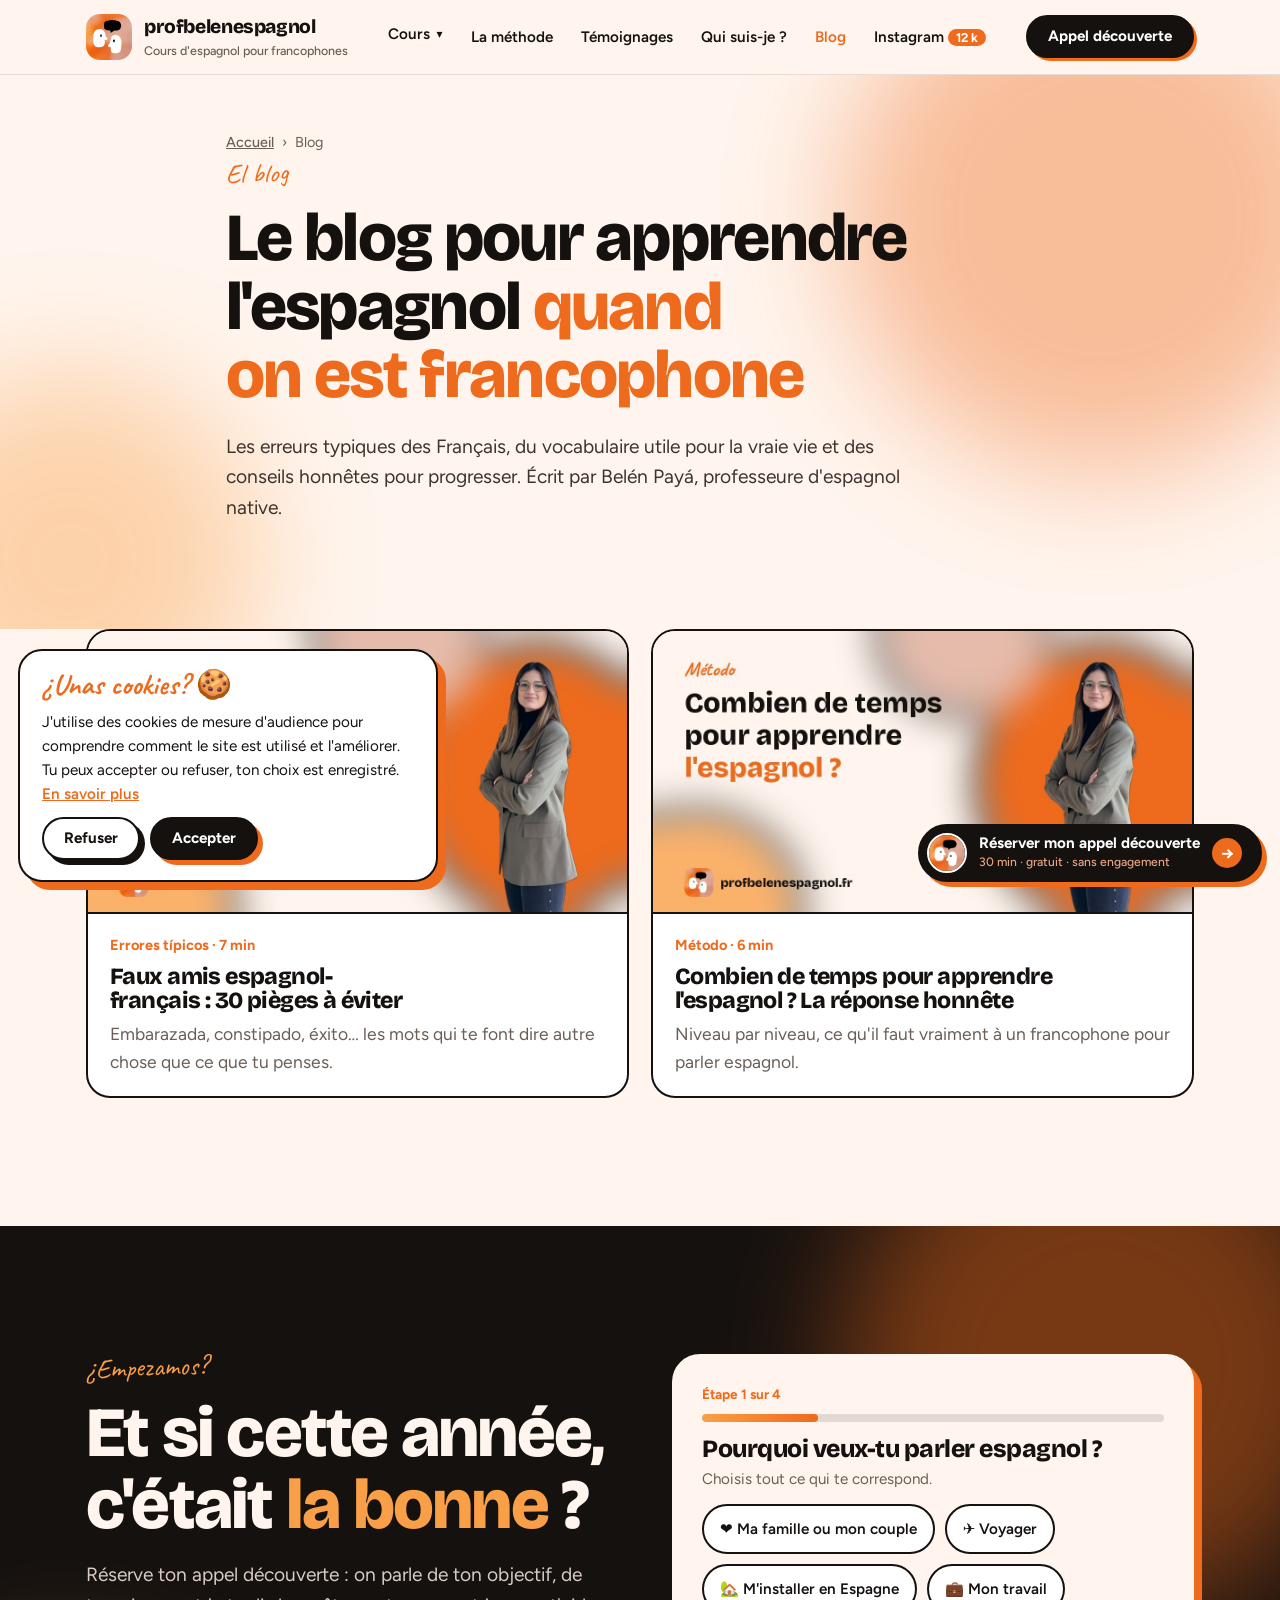
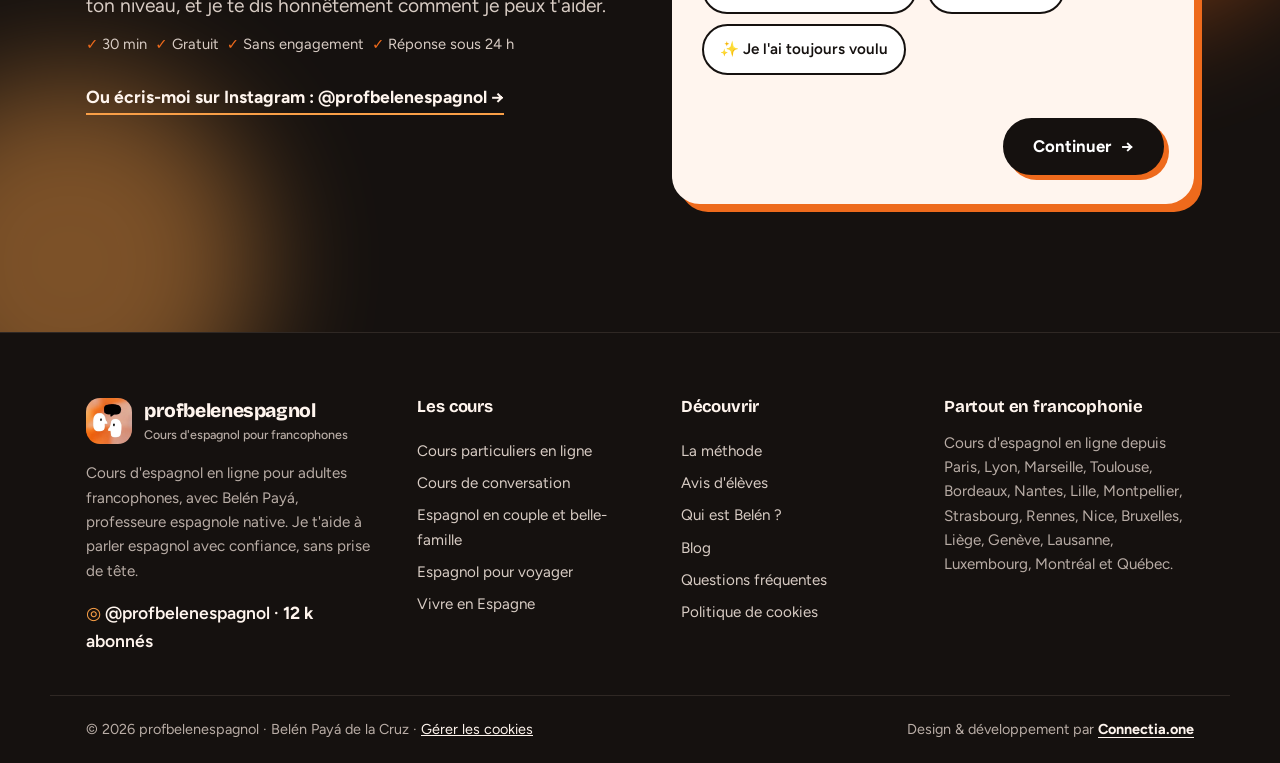
<file: blog/index.html>
<!DOCTYPE html>
<html lang="fr">
<head>
<meta charset="utf-8">
<!-- Consent Mode v2 : tout refusé par défaut (RGPD / CNIL) -->
<script>
  window.dataLayer = window.dataLayer || [];
  function gtag(){dataLayer.push(arguments);}
  gtag('consent', 'default', { ad_storage: 'denied', ad_user_data: 'denied', ad_personalization: 'denied', analytics_storage: 'denied', functionality_storage: 'granted', security_storage: 'granted', wait_for_update: 500 });
  try { var c = localStorage.getItem('pbe_consent'); if (c) gtag('consent', 'update', JSON.parse(c)); } catch (e) {}
</script>
<!-- Google Tag Manager -->
<script>(function(w,d,s,l,i){w[l]=w[l]||[];w[l].push({'gtm.start':
new Date().getTime(),event:'gtm.js'});var f=d.getElementsByTagName(s)[0],
j=d.createElement(s),dl=l!='dataLayer'?'&l='+l:'';j.async=true;j.src=
'https://www.googletagmanager.com/gtm.js?id='+i+dl;f.parentNode.insertBefore(j,f);
})(window,document,'script','dataLayer','GTM-5VKLF3NR');</script>
<!-- End Google Tag Manager -->
<meta name="viewport" content="width=device-width, initial-scale=1">
<!-- SEO:START -->
<title>Blog : apprendre l&#x27;espagnol quand on est francophone</title>
<meta name="description" content="Faux amis, erreurs typiques des Français et conseils honnêtes pour apprendre l&#x27;espagnol. Le blog de Belén Payá, professeure d&#x27;espagnol native.">
<meta name="robots" content="index, follow, max-image-preview:large, max-snippet:-1, max-video-preview:-1">
<meta name="author" content="Belén Payá de la Cruz">
<meta name="geo.region" content="FR">
<link rel="canonical" href="https://profbelenespagnol.fr/blog/">
<link rel="alternate" hreflang="fr" href="https://profbelenespagnol.fr/blog/">
<link rel="alternate" hreflang="fr-FR" href="https://profbelenespagnol.fr/blog/">
<link rel="alternate" hreflang="fr-BE" href="https://profbelenespagnol.fr/blog/">
<link rel="alternate" hreflang="fr-CH" href="https://profbelenespagnol.fr/blog/">
<link rel="alternate" hreflang="fr-LU" href="https://profbelenespagnol.fr/blog/">
<link rel="alternate" hreflang="fr-CA" href="https://profbelenespagnol.fr/blog/">
<link rel="alternate" hreflang="x-default" href="https://profbelenespagnol.fr/blog/">
<link rel="alternate" type="text/plain" title="Résumé pour les IA (llms.txt)" href="/llms.txt">
<link rel="sitemap" type="application/xml" href="/sitemap.xml">
<meta property="og:type" content="website">
<meta property="og:locale" content="fr_FR">
<meta property="og:locale:alternate" content="fr_BE">
<meta property="og:locale:alternate" content="fr_CH">
<meta property="og:locale:alternate" content="fr_CA">
<meta property="og:site_name" content="profbelenespagnol · Belén Payá">
<meta property="og:url" content="https://profbelenespagnol.fr/blog/">
<meta property="og:title" content="Blog : apprendre l&#x27;espagnol quand on est francophone">
<meta property="og:description" content="Faux amis, erreurs typiques des Français et conseils honnêtes pour apprendre l&#x27;espagnol. Le blog de Belén Payá, professeure d&#x27;espagnol native.">
<meta property="og:image" content="https://profbelenespagnol.fr/img/og-blog-apprendre-espagnol.jpg">
<meta property="og:image:secure_url" content="https://profbelenespagnol.fr/img/og-blog-apprendre-espagnol.jpg">
<meta property="og:image:type" content="image/jpeg">
<meta property="og:image:width" content="1200">
<meta property="og:image:height" content="630">
<meta property="og:image:alt" content="Blog pour apprendre l&#x27;espagnol">
<meta property="og:see_also" content="https://www.instagram.com/profbelenespagnol/">
<meta name="twitter:card" content="summary_large_image">
<meta name="twitter:title" content="Blog : apprendre l&#x27;espagnol quand on est francophone">
<meta name="twitter:description" content="Faux amis, erreurs typiques des Français et conseils honnêtes pour apprendre l&#x27;espagnol. Le blog de Belén Payá, professeure d&#x27;espagnol native.">
<meta name="twitter:image" content="https://profbelenespagnol.fr/img/og-blog-apprendre-espagnol.jpg">
<meta name="twitter:image:alt" content="Blog pour apprendre l&#x27;espagnol">
<link rel="icon" href="/favicon.ico" sizes="any">
<link rel="icon" type="image/png" sizes="32x32" href="/img/favicon-32.png">
<link rel="icon" type="image/png" sizes="16x16" href="/img/favicon-16.png">
<link rel="icon" type="image/png" sizes="96x96" href="/img/favicon-96.png">
<link rel="apple-touch-icon" sizes="180x180" href="/img/icon-180.png">
<meta name="theme-color" content="#EE6A1C">
<script type="application/ld+json">
{
 "@context": "https://schema.org",
 "@graph": [
  {
   "@type": "WebSite",
   "@id": "https://profbelenespagnol.fr/#website",
   "url": "https://profbelenespagnol.fr/",
   "name": "profbelenespagnol",
   "alternateName": [
    "Prof Belén Espagnol",
    "Belén Payá, cours d'espagnol"
   ],
   "inLanguage": "fr-FR",
   "publisher": {
    "@id": "https://profbelenespagnol.fr/#organisation"
   }
  },
  {
   "@type": [
    "EducationalOrganization",
    "ProfessionalService"
   ],
   "@id": "https://profbelenespagnol.fr/#organisation",
   "name": "profbelenespagnol",
   "alternateName": [
    "Prof Belén Espagnol",
    "Belén Payá, cours d'espagnol"
   ],
   "url": "https://profbelenespagnol.fr/",
   "logo": {
    "@type": "ImageObject",
    "@id": "https://profbelenespagnol.fr/#logo",
    "url": "https://profbelenespagnol.fr/img/icon-512.png",
    "width": 512,
    "height": 512,
    "caption": "profbelenespagnol"
   },
   "image": "https://profbelenespagnol.fr/img/og-cours-espagnol-en-ligne-francophones.jpg",
   "description": "Cours d'espagnol en ligne pour adultes francophones de France, Belgique, Suisse, Luxembourg et Canada, avec Belén Payá, professeure espagnole native.",
   "slogan": "Je t'aide à parler espagnol avec confiance, sans prise de tête.",
   "founder": {
    "@id": "https://profbelenespagnol.fr/#belen"
   },
   "employee": {
    "@id": "https://profbelenespagnol.fr/#belen"
   },
   "areaServed": [
    {
     "@type": "Country",
     "name": "France"
    },
    {
     "@type": "Country",
     "name": "Belgique"
    },
    {
     "@type": "Country",
     "name": "Suisse"
    },
    {
     "@type": "Country",
     "name": "Luxembourg"
    },
    {
     "@type": "Country",
     "name": "Canada"
    }
   ],
   "availableLanguage": [
    "fr",
    "es"
   ],
   "knowsLanguage": [
    "fr",
    "es"
   ],
   "priceRange": "€€",
   "contactPoint": {
    "@type": "ContactPoint",
    "contactType": "customer support",
    "url": "https://profbelenespagnol.fr/#contact",
    "availableLanguage": [
     "French",
     "Spanish"
    ],
    "areaServed": [
     "FR",
     "BE",
     "CH",
     "LU",
     "CA"
    ]
   },
   "hasOfferCatalog": {
    "@type": "OfferCatalog",
    "name": "Cours d'espagnol en ligne",
    "itemListElement": [
     {
      "@type": "Offer",
      "itemOffered": {
       "@type": "Service",
       "name": "Primeros pasos",
       "description": "Accompagnement pour débutants (A1–A2) : bases solides et conversation dès le premier jour.",
       "provider": {
        "@id": "https://profbelenespagnol.fr/#organisation"
       }
      }
     },
     {
      "@type": "Offer",
      "itemOffered": {
       "@type": "Service",
       "name": "Sobremesa",
       "description": "Accompagnement conversation (B1 et plus) pour débloquer l'oral et gagner en fluidité.",
       "provider": {
        "@id": "https://profbelenespagnol.fr/#organisation"
       }
      }
     },
     {
      "@type": "Offer",
      "itemOffered": {
       "@type": "Service",
       "name": "Appel découverte",
       "description": "Appel de 30 minutes, gratuit et sans engagement, pour définir ton objectif et ton niveau.",
       "provider": {
        "@id": "https://profbelenespagnol.fr/#organisation"
       }
      },
      "price": "0",
      "priceCurrency": "EUR"
     }
    ]
   },
   "sameAs": [
    "https://www.instagram.com/profbelenespagnol/"
   ]
  },
  {
   "@type": "Person",
   "@id": "https://profbelenespagnol.fr/#belen",
   "name": "Belén Payá de la Cruz",
   "alternateName": [
    "Belén Payá",
    "Prof Belén Espagnol",
    "profbelenespagnol"
   ],
   "jobTitle": "Professeure d'espagnol pour adultes francophones",
   "description": "Professeure espagnole native, créatrice de profbelenespagnol, spécialisée dans l'accompagnement des adultes francophones qui veulent débloquer l'oral en espagnol.",
   "image": "https://profbelenespagnol.fr/img/belen-paya-portrait.webp",
   "url": "https://profbelenespagnol.fr/",
   "nationality": {
    "@type": "Country",
    "name": "Espagne"
   },
   "affiliation": [
    {
     "@type": "CollegeOrUniversity",
     "name": "Universidad de Alicante"
    }
   ],
   "knowsLanguage": [
    {
     "@type": "Language",
     "name": "Espagnol",
     "alternateName": "es"
    },
    {
     "@type": "Language",
     "name": "Français",
     "alternateName": "fr"
    },
    {
     "@type": "Language",
     "name": "Anglais",
     "alternateName": "en"
    }
   ],
   "knowsAbout": [
    "Enseignement de l'espagnol langue étrangère (ELE)",
    "Espagnol pour francophones",
    "Conversation en espagnol",
    "Linguistique appliquée",
    "Espagnol pour voyager",
    "Espagnol en famille"
   ],
   "worksFor": {
    "@id": "https://profbelenespagnol.fr/#organisation"
   },
   "sameAs": [
    "https://www.instagram.com/profbelenespagnol/"
   ]
  },
  {
   "@type": "CollectionPage",
   "@id": "https://profbelenespagnol.fr/blog/#webpage",
   "url": "https://profbelenespagnol.fr/blog/",
   "name": "Blog : apprendre l'espagnol quand on est francophone",
   "description": "Faux amis, erreurs typiques des Français et conseils honnêtes pour apprendre l'espagnol. Le blog de Belén Payá, professeure d'espagnol native.",
   "inLanguage": "fr-FR",
   "isPartOf": {
    "@id": "https://profbelenespagnol.fr/#website"
   },
   "about": {
    "@id": "https://profbelenespagnol.fr/#organisation"
   },
   "author": {
    "@id": "https://profbelenespagnol.fr/#belen"
   },
   "publisher": {
    "@id": "https://profbelenespagnol.fr/#organisation"
   },
   "primaryImageOfPage": {
    "@type": "ImageObject",
    "url": "https://profbelenespagnol.fr/img/og-blog-apprendre-espagnol.jpg",
    "width": 1200,
    "height": 630
   },
   "datePublished": "2026-11-16T10:00:00+01:00",
   "dateModified": "2026-11-16T10:00:00+01:00",
   "keywords": "apprendre l'espagnol, blog espagnol, conseils pour apprendre l'espagnol",
   "breadcrumb": {
    "@id": "https://profbelenespagnol.fr/blog/#breadcrumb"
   }
  },
  {
   "@type": "BreadcrumbList",
   "@id": "https://profbelenespagnol.fr/blog/#breadcrumb",
   "itemListElement": [
    {
     "@type": "ListItem",
     "position": 1,
     "name": "Accueil",
     "item": "https://profbelenespagnol.fr/"
    },
    {
     "@type": "ListItem",
     "position": 2,
     "name": "Blog",
     "item": "https://profbelenespagnol.fr/blog/"
    }
   ]
  },
  {
   "@type": "ItemList",
   "@id": "https://profbelenespagnol.fr/blog/#articles",
   "itemListElement": [
    {
     "@type": "ListItem",
     "position": 1,
     "url": "https://profbelenespagnol.fr/blog/faux-amis-espagnol-francais/",
     "name": "Faux amis espagnol-français : 30 pièges à éviter"
    },
    {
     "@type": "ListItem",
     "position": 2,
     "url": "https://profbelenespagnol.fr/blog/combien-de-temps-pour-apprendre-l-espagnol/",
     "name": "Combien de temps pour apprendre l'espagnol ? Réponse honnête"
    }
   ]
  }
 ]
}
</script>
<!-- SEO:END -->
<link rel="preconnect" href="https://fonts.googleapis.com">
<link rel="preconnect" href="https://fonts.gstatic.com" crossorigin>
<link href="https://fonts.googleapis.com/css2?family=Bricolage+Grotesque:opsz,wght@12..96,500;12..96,700;12..96,800&family=Caveat:wght@600;700&family=Figtree:wght@400;500;600;700&display=swap" rel="stylesheet">
<link rel="stylesheet" href="../css/site.css">
</head>
<body>
<!-- Google Tag Manager (noscript) -->
<noscript><iframe src="https://www.googletagmanager.com/ns.html?id=GTM-5VKLF3NR" height="0" width="0" style="display:none;visibility:hidden"></iframe></noscript>
<!-- End Google Tag Manager (noscript) -->
<div class="progress" aria-hidden="true"></div>
<a class="skip" href="#main">Aller au contenu</a>
<header id="top">
  <nav class="wrap nav" aria-label="Navigation principale">
    <a class="brand" href="../"><img src="../img/logo-profbelenespagnol.webp" alt="Logo profbelenespagnol : deux visages qui discutent" width="46" height="46"><span><b>profbelenespagnol</b><small>Cours d'espagnol pour francophones</small></span></a>
    <ul id="menu">
      <li class="has-sub"><button type="button" class="sub-toggle" aria-expanded="false" aria-controls="submenu-cours">Cours</button>
        <ul class="submenu" id="submenu-cours">
          <li><a href="../cours-particuliers-espagnol-en-ligne/"><b>Cours particuliers en ligne</b><small>En visio, 100 % sur mesure</small></a></li>
          <li><a href="../cours-conversation-espagnol/"><b>Cours de conversation</b><small>Pour débloquer l'oral</small></a></li>
          <li><a href="../espagnol-couple-belle-famille/"><b>Espagnol en couple et belle-famille</b><small>Parler avec ceux que tu aimes</small></a></li>
          <li><a href="../espagnol-pour-voyager/"><b>Espagnol pour voyager</b><small>Te débrouiller sans traducteur</small></a></li>
          <li><a href="../espagnol-pour-vivre-en-espagne/"><b>Vivre en Espagne</b><small>Installation, retraite, quotidien</small></a></li>
        </ul>
      </li>
      <li><a href="../#methode">La méthode</a></li>
      <li><a href="../#temoignages">Témoignages</a></li>
      <li><a href="../#belen">Qui suis-je ?</a></li>
      <li><a href="../blog/" aria-current="page">Blog</a></li>
      <li><a class="nav-ig" href="../#instagram">Instagram <b class="ig-count">12 k</b></a></li>
    </ul>
    <a class="btn btn-main" href="#contact">Appel découverte</a>
    <button class="burger" id="burger" aria-expanded="false" aria-controls="menu">Menu</button>
  </nav>
</header>
<main id="main">
<section class="page-hero" id="intro">
  <div class="blob b1"></div><div class="blob b2"></div>
  <div class="wrap" style="position:relative;z-index:1;max-width:900px">
    <nav class="crumbs" aria-label="Fil d'Ariane"><a href="../">Accueil</a> <span aria-hidden="true">›</span> <span aria-current="page">Blog</span></nav>
    <span class="eyebrow">El blog</span>
    <h1>Le blog pour apprendre l'espagnol <em>quand on est francophone</em></h1>
    <p class="lead">Les erreurs typiques des Français, du vocabulaire utile pour la vraie vie et des conseils honnêtes pour progresser. Écrit par Belén Payá, professeure d'espagnol native.</p>
  </div>
</section>
<section style="padding-top:0" id="articles">
  <div class="wrap">
    <div class="posts">
      <a class="post-card reveal" href="faux-amis-espagnol-francais/"><img src="../img/og-faux-amis-espagnol-francais.jpg" alt="Faux amis espagnol-français : 30 pièges à éviter" width="1200" height="630" loading="lazy"><div><small>Errores típicos · 7 min</small><h2>Faux amis espagnol-français : 30 pièges à éviter</h2><p>Embarazada, constipado, éxito… les mots qui te font dire autre chose que ce que tu penses.</p></div></a>
      <a class="post-card reveal" href="combien-de-temps-pour-apprendre-l-espagnol/"><img src="../img/og-combien-de-temps-apprendre-espagnol.jpg" alt="Combien de temps pour apprendre l'espagnol ?" width="1200" height="630" loading="lazy"><div><small>Método · 6 min</small><h2>Combien de temps pour apprendre l'espagnol ? La réponse honnête</h2><p>Niveau par niveau, ce qu'il faut vraiment à un francophone pour parler espagnol.</p></div></a>
    </div>
  </div>
</section>
<section class="final" id="contact" aria-labelledby="contact-t">
  <div class="blob b1"></div><div class="blob b2"></div>
  <div class="wrap final-grid">
    <div class="reveal">
      <span class="eyebrow" style="color:var(--mandarina)">¿Empezamos?</span>
      <h2 id="contact-t" style="margin-top:14px">Et si cette année, c'était <em>la bonne</em> ?</h2>
      <p class="lead">Réserve ton appel découverte : on parle de ton objectif, de ton niveau, et je te dis honnêtement comment je peux t'aider.</p>
      <div class="micro"><span>30 min</span><span>Gratuit</span><span>Sans engagement</span><span>Réponse sous 24 h</span></div>
      <a class="insta" href="https://www.instagram.com/profbelenespagnol/" rel="me noopener">Ou écris-moi sur Instagram : @profbelenespagnol →</a>
    </div>
    <form id="form" class="wizard reveal" action="https://formspree.io/f/mkjrjbyp" method="POST" novalidate>
      <input type="hidden" name="_subject" value="Nouvelle demande d'appel découverte · profbelenespagnol">
      <input type="hidden" name="_language" value="fr">
      <input type="text" name="_gotcha" tabindex="-1" autocomplete="off" class="hp" aria-hidden="true">
      <div class="wz-top">
        <span class="wz-count" id="wzCount">Étape 1 sur 4</span>
        <div class="wz-bar" aria-hidden="true"><i id="wzBar"></i></div>
      </div>

      <fieldset class="wz-step active" data-step="1">
        <legend>Pourquoi veux-tu parler espagnol ?</legend>
        <p class="wz-hint">Choisis tout ce qui te correspond.</p>
        <div class="chips">
          <label class="chip"><input type="checkbox" name="motivation" value="Famille ou couple"><span>❤️ Ma famille ou mon couple</span></label>
          <label class="chip"><input type="checkbox" name="motivation" value="Voyager"><span>✈️ Voyager</span></label>
          <label class="chip"><input type="checkbox" name="motivation" value="S'installer en Espagne"><span>🏡 M'installer en Espagne</span></label>
          <label class="chip"><input type="checkbox" name="motivation" value="Travail"><span>💼 Mon travail</span></label>
          <label class="chip"><input type="checkbox" name="motivation" value="Toujours voulu"><span>✨ Je l'ai toujours voulu</span></label>
        </div>
      </fieldset>

      <fieldset class="wz-step" data-step="2">
        <legend>Où en es-tu aujourd'hui ?</legend>
        <div class="cards">
          <label class="pick"><input type="radio" name="niveau" value="Je pars de zéro"><span><b>Je pars de zéro</b>Ou j'ai tout oublié depuis le collège</span></label>
          <label class="pick"><input type="radio" name="niveau" value="Je connais des mots"><span><b>Je connais des mots</b>Mais je ne fais pas de phrases</span></label>
          <label class="pick"><input type="radio" name="niveau" value="Je comprends mais je bloque à l'oral"><span><b>Je comprends, mais je bloque</b>Les mots ne sortent pas</span></label>
          <label class="pick"><input type="radio" name="niveau" value="Je me débrouille, je veux être fluide"><span><b>Je me débrouille</b>Je veux être plus fluide</span></label>
        </div>
      </fieldset>

      <fieldset class="wz-step" data-step="3">
        <legend>Quand es-tu disponible pour l'appel ?</legend>
        <div class="chips">
          <label class="chip"><input type="checkbox" name="disponibilites" value="Matin"><span>☀️ Le matin</span></label>
          <label class="chip"><input type="checkbox" name="disponibilites" value="Midi"><span>🥗 Le midi</span></label>
          <label class="chip"><input type="checkbox" name="disponibilites" value="Après-midi"><span>☕ L'après-midi</span></label>
          <label class="chip"><input type="checkbox" name="disponibilites" value="Soir"><span>🌙 Le soir</span></label>
          <label class="chip"><input type="checkbox" name="disponibilites" value="Week-end"><span>🎉 Le week-end</span></label>
        </div>
        <label for="f-pays" style="margin-top:12px">Tu habites…
          <select id="f-pays" name="pays"><option>France</option><option>Belgique</option><option>Suisse</option><option>Luxembourg</option><option>Canada</option><option>Espagne</option><option>Autre</option></select>
        </label>
      </fieldset>

      <fieldset class="wz-step" data-step="4">
        <legend>Dernière étape : comment te joindre ?</legend>
        <div class="two">
          <label for="f-name">Prénom<input id="f-name" name="prenom" autocomplete="given-name" required></label>
          <label for="f-email">E-mail<input id="f-email" name="email" type="email" autocomplete="email" required></label>
        </div>
        <label for="f-tel">Téléphone ou WhatsApp <small>(facultatif)</small><input id="f-tel" name="telephone" type="tel" autocomplete="tel"></label>
        <label for="f-msg">Un petit mot <small>(facultatif)</small><textarea id="f-msg" name="message" placeholder="Ton projet, ce qui te bloque…"></textarea></label>
        <label class="consent"><input type="checkbox" name="consentement" value="oui" required id="f-ok"><span>J'accepte que Belén utilise ces informations pour me recontacter au sujet de mes cours.</span></label>
      </fieldset>

      <div class="wz-done" id="wzDone" hidden role="status">
        <p class="hand" style="font-size:2.8rem;color:var(--orange);line-height:1">¡Muchas gracias!</p>
        <h3>Merci, ta demande est bien envoyée.</h3>
        <p>Belén te contactera très bientôt pour fixer ton appel découverte. Pense à vérifier tes e-mails (et tes spams).</p>
        <p class="wz-done-ig">En attendant, viens dire hola sur <a href="https://www.instagram.com/profbelenespagnol/" rel="noopener">Instagram</a> 👋</p>
      </div>

      <p class="err" id="err" role="alert"></p>
      <div class="wz-nav" id="wzNav">
        <button type="button" class="btn btn-light" id="wzPrev" hidden>← Retour</button>
        <button type="button" class="btn btn-main" id="wzNext">Continuer <span class="arrow">→</span></button>
        <button type="submit" class="btn btn-main" id="wzSend" hidden>Envoyer ma demande <span class="arrow">→</span></button>
      </div>
    </form>
  </div>
</section>
</main>
<div class="cookies" id="cookies" role="dialog" aria-labelledby="ck-t" aria-describedby="ck-d" hidden>
  <p class="hand" id="ck-t">¿Unas cookies? 🍪</p>
  <p id="ck-d">J'utilise des cookies de mesure d'audience pour comprendre comment le site est utilisé et l'améliorer. Tu peux accepter ou refuser, ton choix est enregistré. <a href="../politique-cookies/">En savoir plus</a></p>
  <div class="ck-btns"><button type="button" class="btn btn-light" id="ckNo">Refuser</button><button type="button" class="btn btn-main" id="ckYes">Accepter</button></div>
</div>
<footer class="site-footer">
  <div class="wrap foot-grid">
    <div class="foot-brand">
      <a class="brand" href="../"><img src="../img/logo-profbelenespagnol.webp" alt="" width="46" height="46" loading="lazy"><span><b>profbelenespagnol</b><small>Cours d'espagnol pour francophones</small></span></a>
      <p>Cours d'espagnol en ligne pour adultes francophones, avec Belén Payá, professeure espagnole native. Je t'aide à parler espagnol avec confiance, sans prise de tête.</p>
      <a class="foot-ig" href="https://www.instagram.com/profbelenespagnol/" rel="me noopener"><span aria-hidden="true">◎</span> @profbelenespagnol · <b class="ig-count">12 k</b> abonnés</a>
    </div>
    <nav aria-label="Cours">
      <h3>Les cours</h3>
      <a href="../cours-particuliers-espagnol-en-ligne/">Cours particuliers en ligne</a>
      <a href="../cours-conversation-espagnol/">Cours de conversation</a>
      <a href="../espagnol-couple-belle-famille/">Espagnol en couple et belle-famille</a>
      <a href="../espagnol-pour-voyager/">Espagnol pour voyager</a>
      <a href="../espagnol-pour-vivre-en-espagne/">Vivre en Espagne</a>
    </nav>
    <nav aria-label="Découvrir">
      <h3>Découvrir</h3>
      <a href="../#methode">La méthode</a>
      <a href="../#temoignages">Avis d'élèves</a>
      <a href="../#belen">Qui est Belén ?</a>
      <a href="../blog/">Blog</a>
      <a href="../#faq">Questions fréquentes</a>
      <a href="../politique-cookies/">Politique de cookies</a>
    </nav>
    <div>
      <h3>Partout en francophonie</h3>
      <p class="cities">Cours d'espagnol en ligne depuis Paris, Lyon, Marseille, Toulouse, Bordeaux, Nantes, Lille, Montpellier, Strasbourg, Rennes, Nice, Bruxelles, Liège, Genève, Lausanne, Luxembourg, Montréal et Québec.</p>
    </div>
  </div>
  <div class="wrap foot-bottom">
    <span>© 2026 profbelenespagnol · Belén Payá de la Cruz · <button type="button" class="ck-link" id="ckOpen">Gérer les cookies</button></span>
    <span class="credit">Design &amp; développement par <a href="https://connectia.one" target="_blank" rel="noopener">Connectia.one</a></span>
  </div>
</footer>
<button type="button" class="cta-float" id="ctaFloat" aria-haspopup="dialog" aria-controls="formModal"><img src="../img/logo-profbelenespagnol.webp" alt="" width="40" height="40"><span><b>Réserver mon appel découverte</b><small>30 min · gratuit · sans engagement</small></span><i aria-hidden="true">→</i></button>
<dialog class="form-modal" id="formModal" aria-labelledby="modalTitle">
  <div class="fm-head">
    <div><p class="hand" style="font-size:1.6rem;color:var(--orange);line-height:1">¡Empezamos!</p><h2 id="modalTitle">Ton appel découverte gratuit</h2></div>
    <button type="button" class="fm-close" id="fmClose" aria-label="Fermer le formulaire">✕</button>
  </div>
  <div class="fm-body" id="fmBody"></div>
</dialog>
<script src="../js/site.js" defer></script>
</body>
</html>
</file>
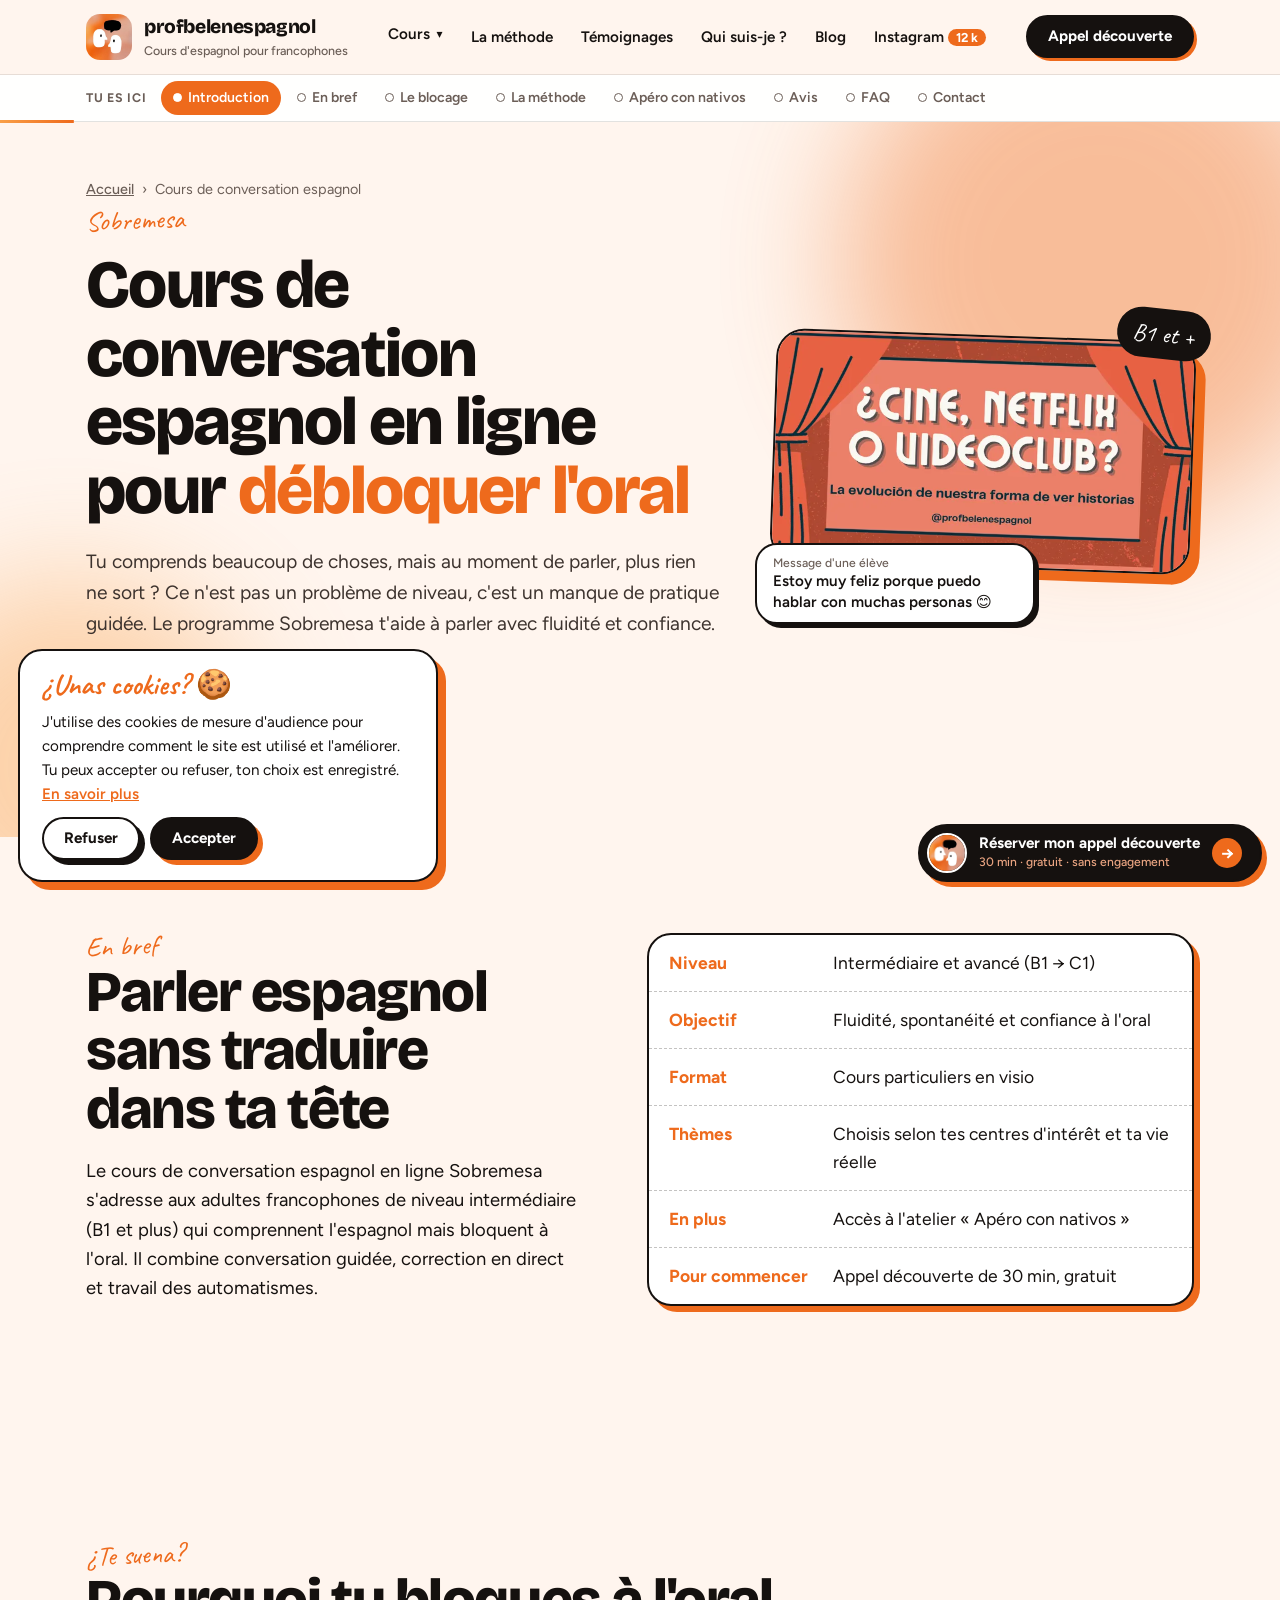
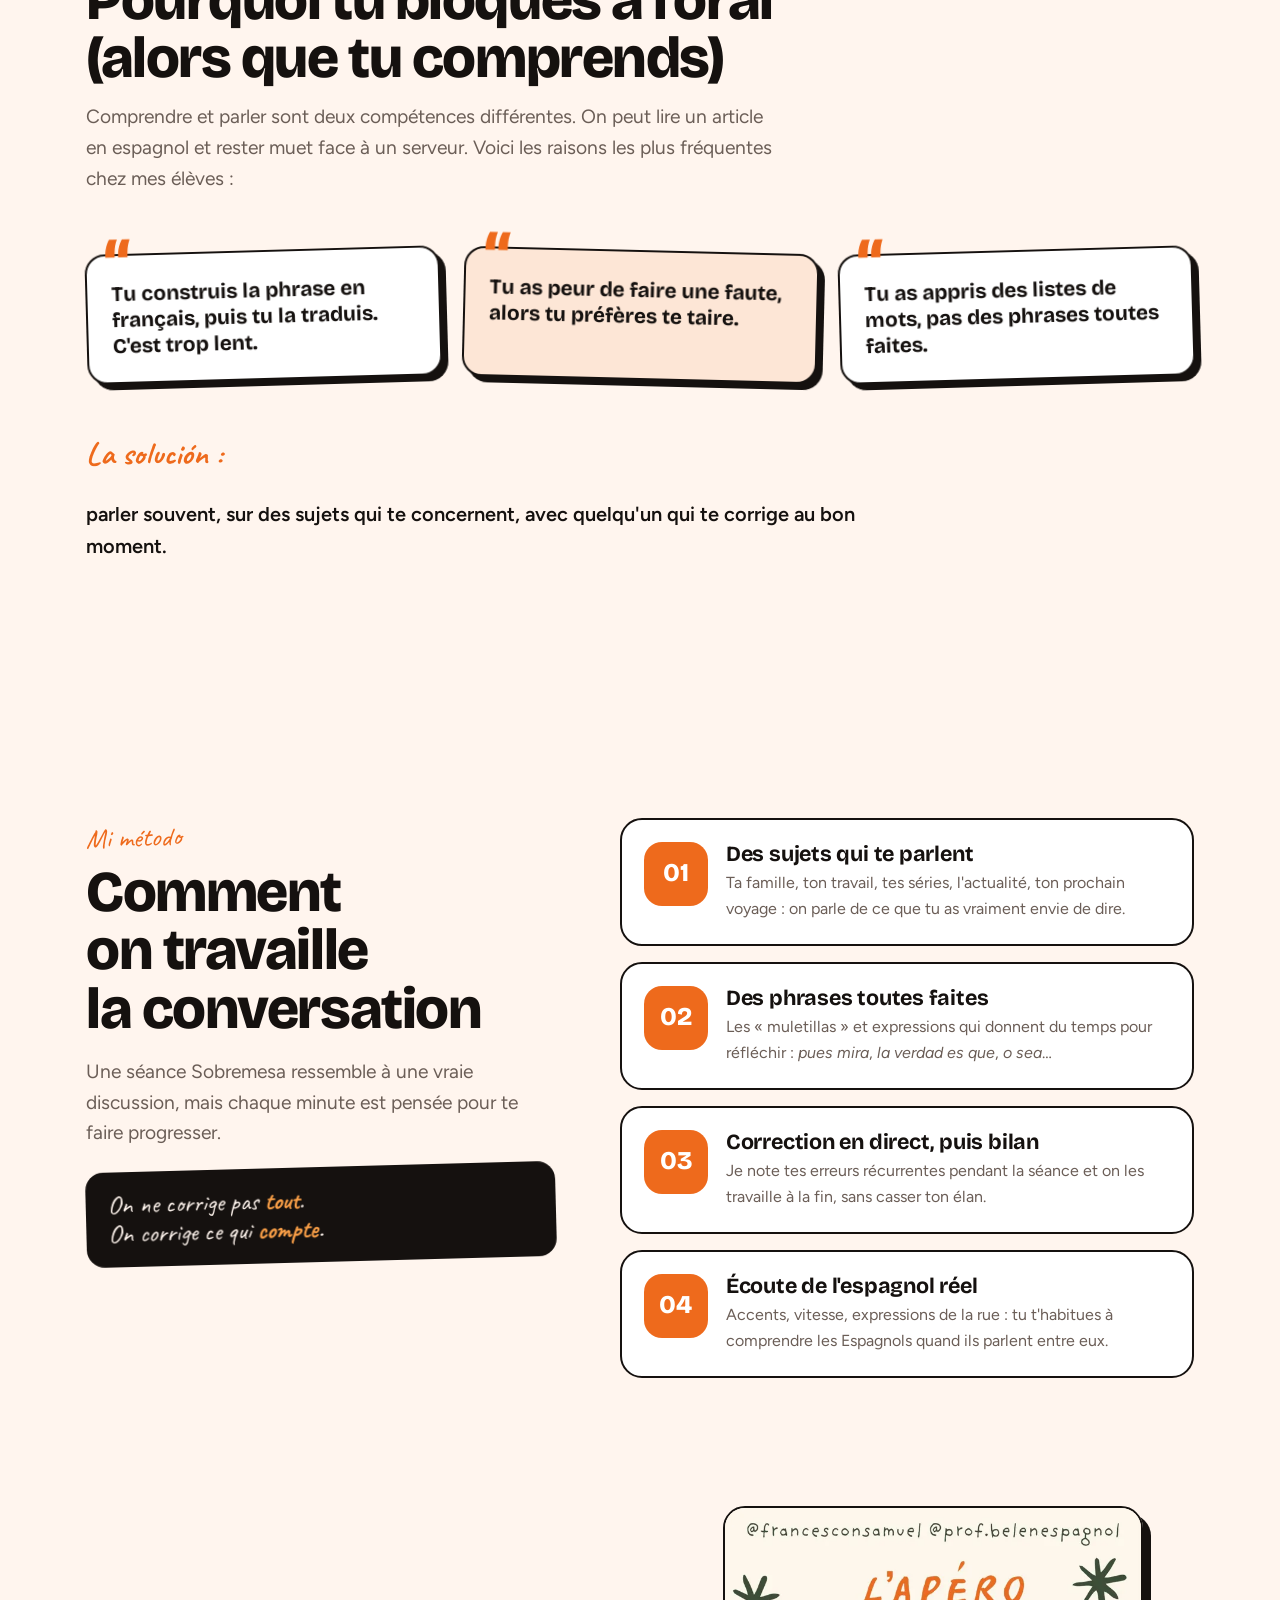
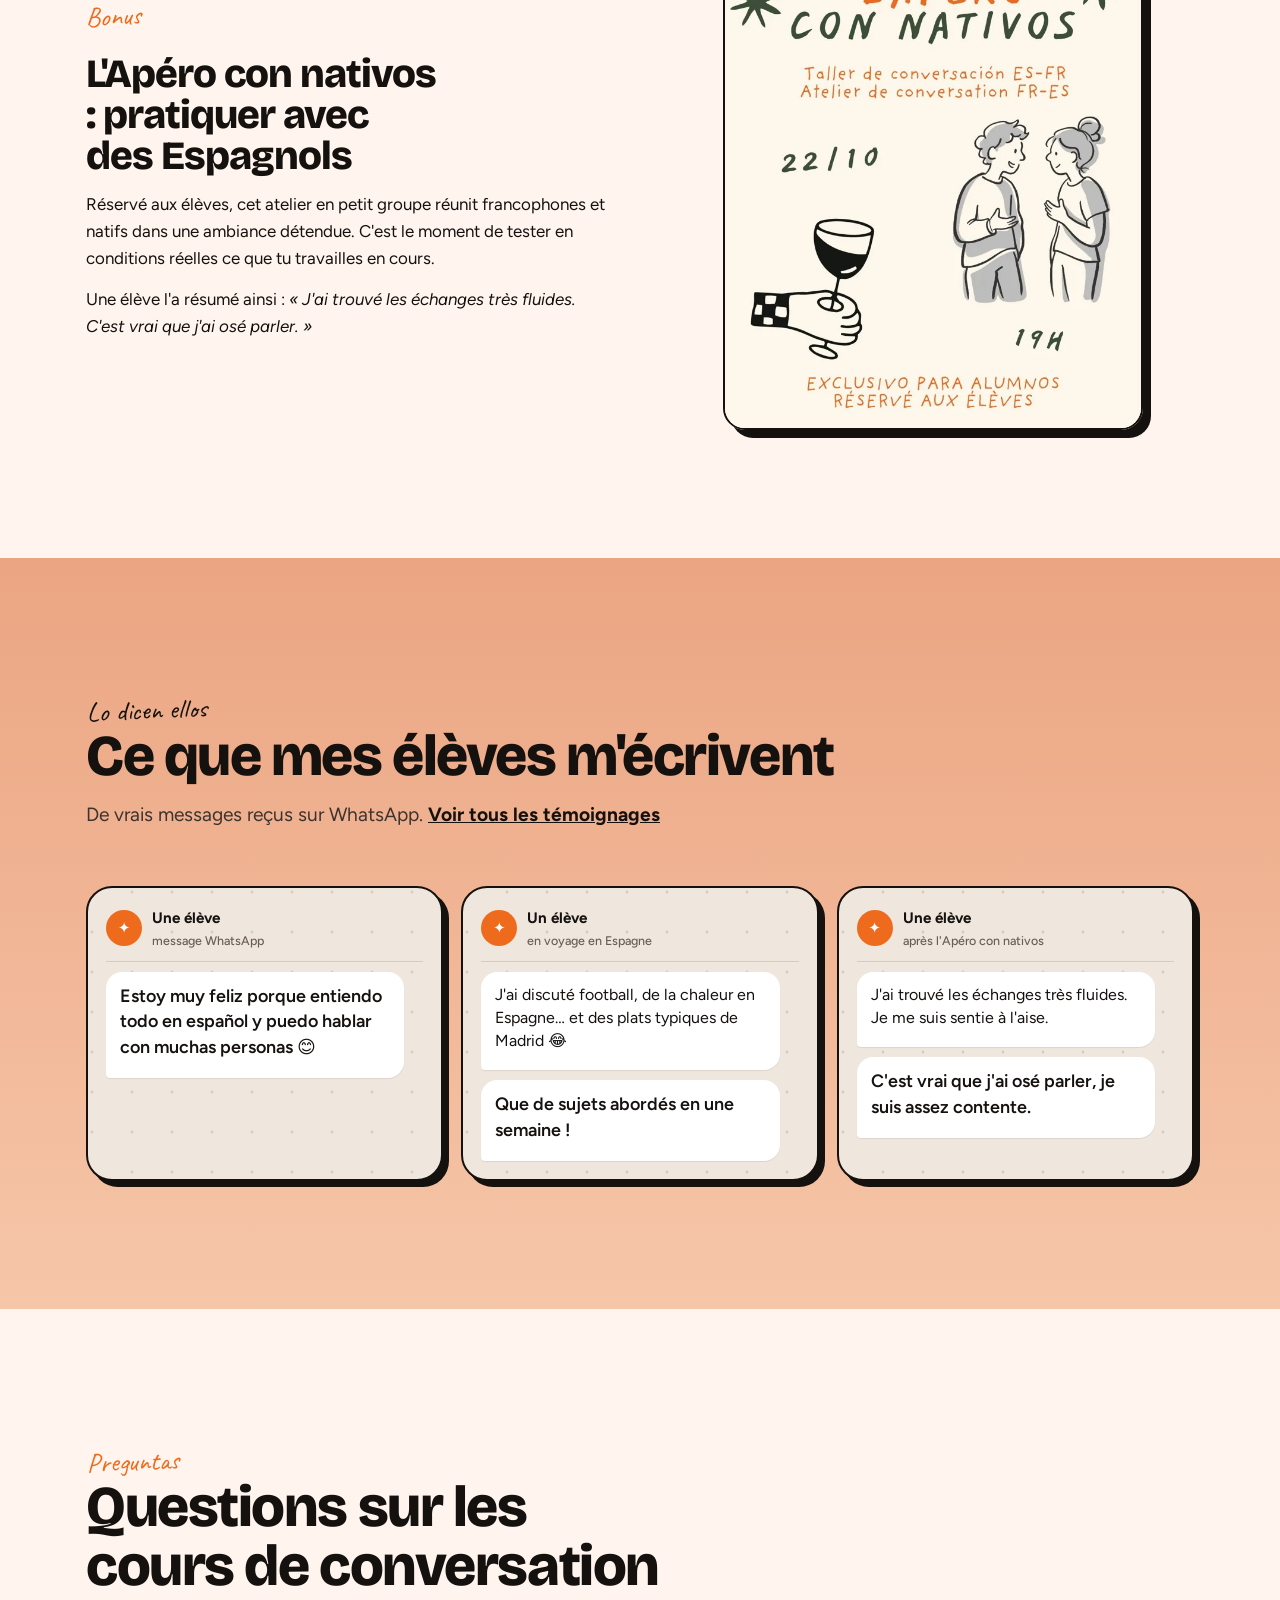
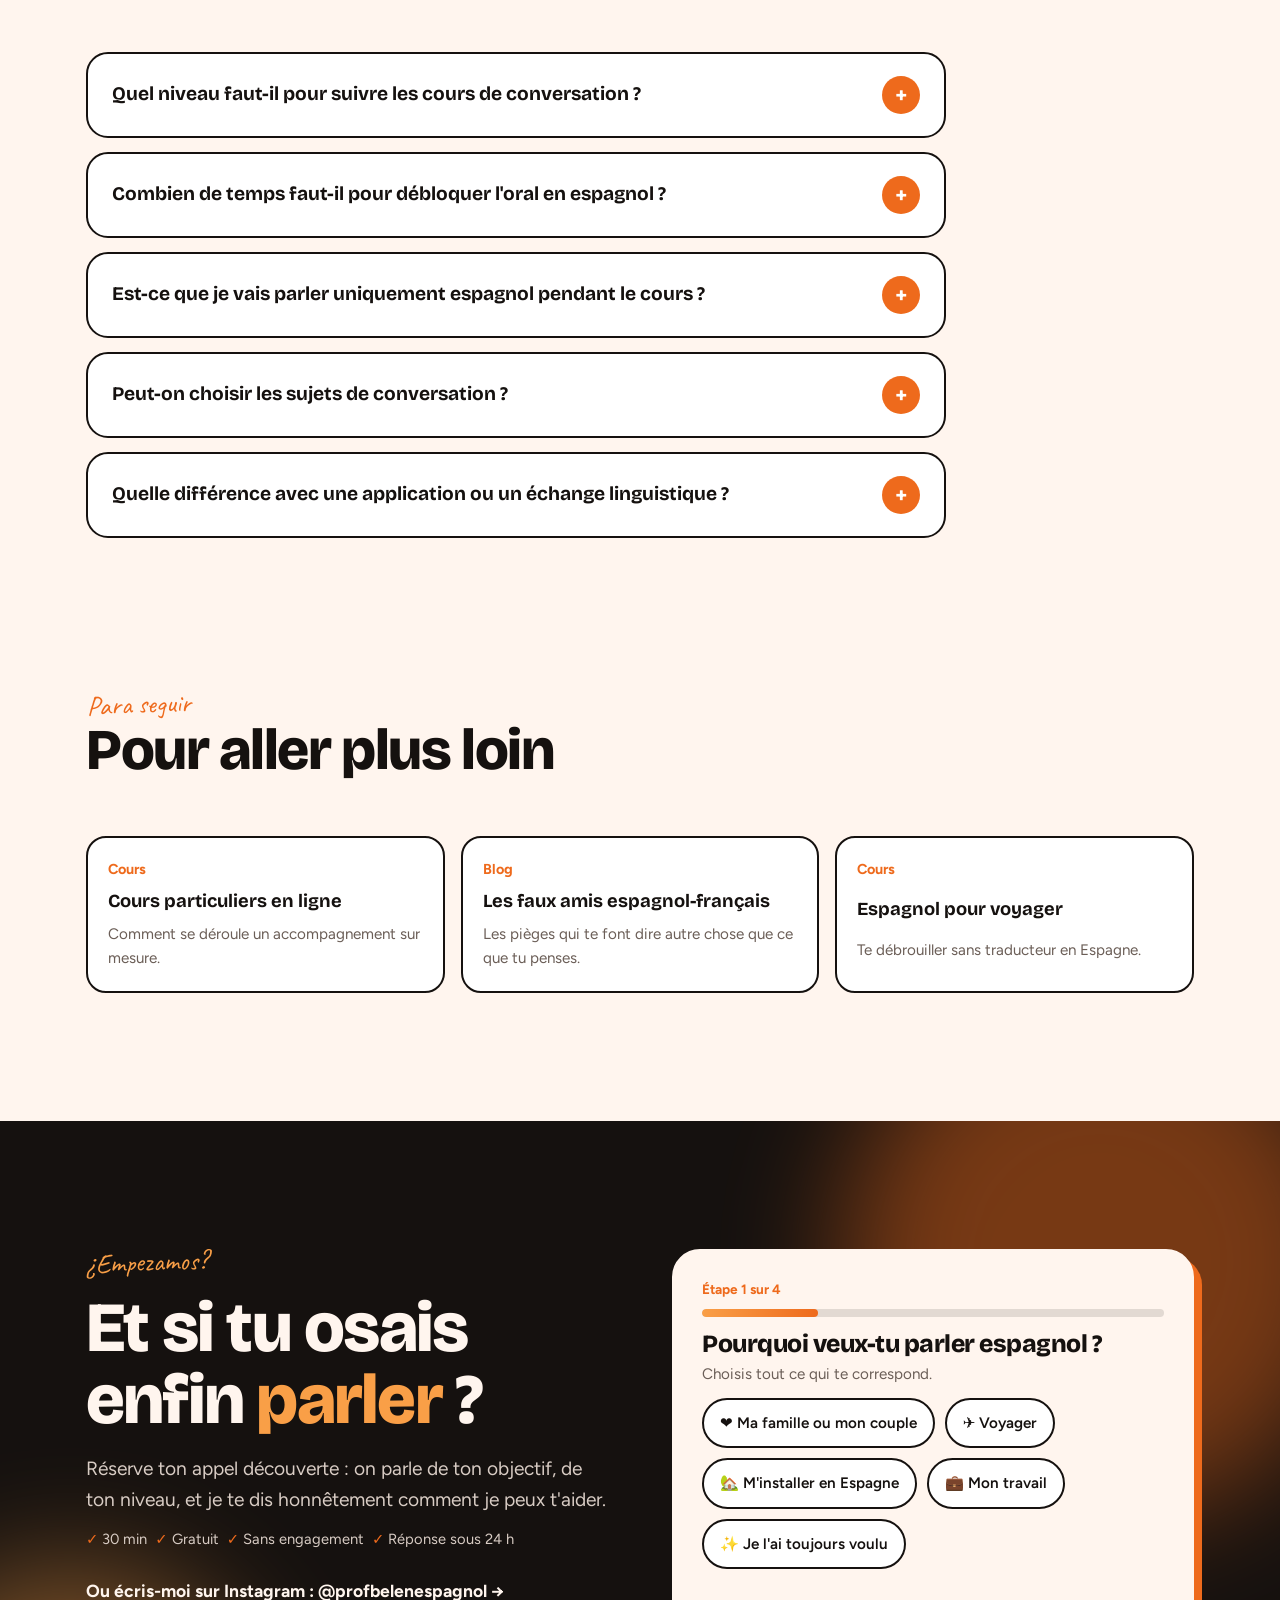
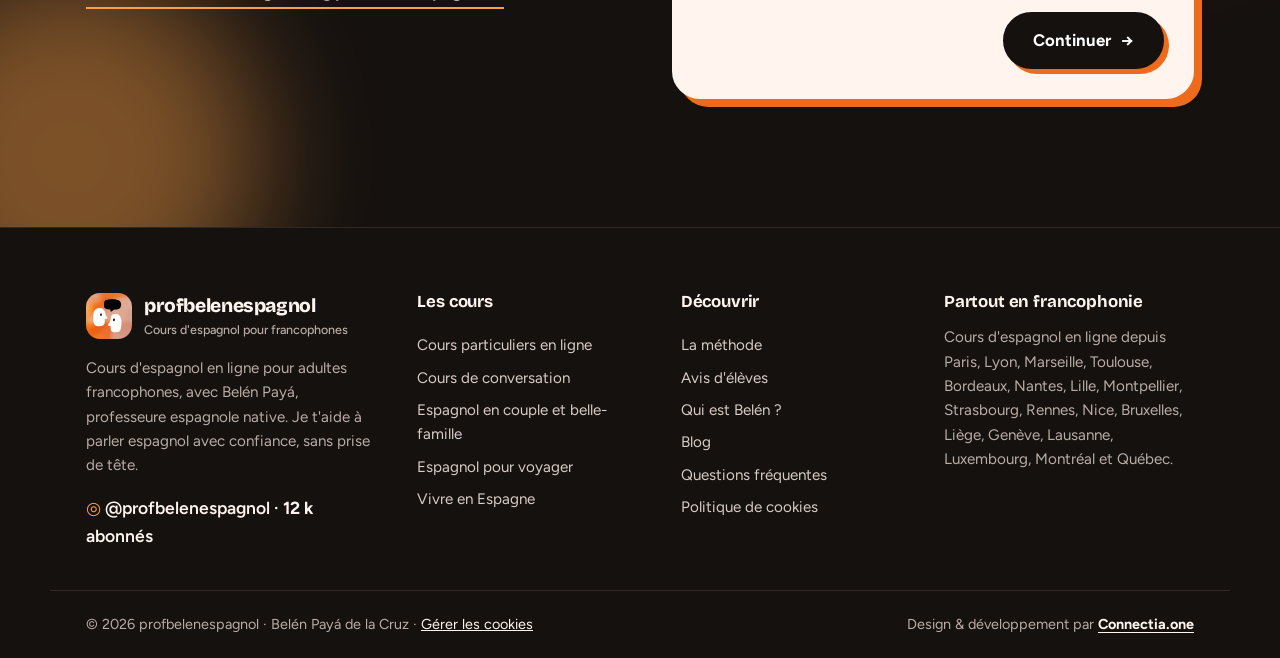
<file: cours-conversation-espagnol/index.html>
<!DOCTYPE html>
<html lang="fr">
<head>
<meta charset="utf-8">
<!-- Consent Mode v2 : tout refusé par défaut (RGPD / CNIL) -->
<script>
  window.dataLayer = window.dataLayer || [];
  function gtag(){dataLayer.push(arguments);}
  gtag('consent', 'default', { ad_storage: 'denied', ad_user_data: 'denied', ad_personalization: 'denied', analytics_storage: 'denied', functionality_storage: 'granted', security_storage: 'granted', wait_for_update: 500 });
  try { var c = localStorage.getItem('pbe_consent'); if (c) gtag('consent', 'update', JSON.parse(c)); } catch (e) {}
</script>
<!-- Google Tag Manager -->
<script>(function(w,d,s,l,i){w[l]=w[l]||[];w[l].push({'gtm.start':
new Date().getTime(),event:'gtm.js'});var f=d.getElementsByTagName(s)[0],
j=d.createElement(s),dl=l!='dataLayer'?'&l='+l:'';j.async=true;j.src=
'https://www.googletagmanager.com/gtm.js?id='+i+dl;f.parentNode.insertBefore(j,f);
})(window,document,'script','dataLayer','GTM-5VKLF3NR');</script>
<!-- End Google Tag Manager -->
<meta name="viewport" content="width=device-width, initial-scale=1">
<!-- SEO:START -->
<title>Cours de conversation espagnol en ligne : débloque l&#x27;oral</title>
<meta name="description" content="Tu comprends l&#x27;espagnol mais tu bloques à l&#x27;oral ? Cours de conversation en ligne (B1+) avec une prof native pour gagner en fluidité et en confiance.">
<meta name="robots" content="index, follow, max-image-preview:large, max-snippet:-1, max-video-preview:-1">
<meta name="author" content="Belén Payá de la Cruz">
<meta name="geo.region" content="FR">
<link rel="canonical" href="https://profbelenespagnol.fr/cours-conversation-espagnol/">
<link rel="alternate" hreflang="fr" href="https://profbelenespagnol.fr/cours-conversation-espagnol/">
<link rel="alternate" hreflang="fr-FR" href="https://profbelenespagnol.fr/cours-conversation-espagnol/">
<link rel="alternate" hreflang="fr-BE" href="https://profbelenespagnol.fr/cours-conversation-espagnol/">
<link rel="alternate" hreflang="fr-CH" href="https://profbelenespagnol.fr/cours-conversation-espagnol/">
<link rel="alternate" hreflang="fr-LU" href="https://profbelenespagnol.fr/cours-conversation-espagnol/">
<link rel="alternate" hreflang="fr-CA" href="https://profbelenespagnol.fr/cours-conversation-espagnol/">
<link rel="alternate" hreflang="x-default" href="https://profbelenespagnol.fr/cours-conversation-espagnol/">
<link rel="alternate" type="text/plain" title="Résumé pour les IA (llms.txt)" href="/llms.txt">
<link rel="sitemap" type="application/xml" href="/sitemap.xml">
<meta property="og:type" content="website">
<meta property="og:locale" content="fr_FR">
<meta property="og:locale:alternate" content="fr_BE">
<meta property="og:locale:alternate" content="fr_CH">
<meta property="og:locale:alternate" content="fr_CA">
<meta property="og:site_name" content="profbelenespagnol · Belén Payá">
<meta property="og:url" content="https://profbelenespagnol.fr/cours-conversation-espagnol/">
<meta property="og:title" content="Cours de conversation espagnol en ligne : débloque l&#x27;oral">
<meta property="og:description" content="Tu comprends l&#x27;espagnol mais tu bloques à l&#x27;oral ? Cours de conversation en ligne (B1+) avec une prof native pour gagner en fluidité et en confiance.">
<meta property="og:image" content="https://profbelenespagnol.fr/img/og-cours-conversation-espagnol.jpg">
<meta property="og:image:secure_url" content="https://profbelenespagnol.fr/img/og-cours-conversation-espagnol.jpg">
<meta property="og:image:type" content="image/jpeg">
<meta property="og:image:width" content="1200">
<meta property="og:image:height" content="630">
<meta property="og:image:alt" content="Cours de conversation espagnol en ligne">
<meta property="og:see_also" content="https://www.instagram.com/profbelenespagnol/">
<meta name="twitter:card" content="summary_large_image">
<meta name="twitter:title" content="Cours de conversation espagnol en ligne : débloque l&#x27;oral">
<meta name="twitter:description" content="Tu comprends l&#x27;espagnol mais tu bloques à l&#x27;oral ? Cours de conversation en ligne (B1+) avec une prof native pour gagner en fluidité et en confiance.">
<meta name="twitter:image" content="https://profbelenespagnol.fr/img/og-cours-conversation-espagnol.jpg">
<meta name="twitter:image:alt" content="Cours de conversation espagnol en ligne">
<link rel="icon" href="/favicon.ico" sizes="any">
<link rel="icon" type="image/png" sizes="32x32" href="/img/favicon-32.png">
<link rel="icon" type="image/png" sizes="16x16" href="/img/favicon-16.png">
<link rel="icon" type="image/png" sizes="96x96" href="/img/favicon-96.png">
<link rel="apple-touch-icon" sizes="180x180" href="/img/icon-180.png">
<meta name="theme-color" content="#EE6A1C">
<script type="application/ld+json">
{
 "@context": "https://schema.org",
 "@graph": [
  {
   "@type": "WebSite",
   "@id": "https://profbelenespagnol.fr/#website",
   "url": "https://profbelenespagnol.fr/",
   "name": "profbelenespagnol",
   "alternateName": [
    "Prof Belén Espagnol",
    "Belén Payá, cours d'espagnol"
   ],
   "inLanguage": "fr-FR",
   "publisher": {
    "@id": "https://profbelenespagnol.fr/#organisation"
   }
  },
  {
   "@type": [
    "EducationalOrganization",
    "ProfessionalService"
   ],
   "@id": "https://profbelenespagnol.fr/#organisation",
   "name": "profbelenespagnol",
   "alternateName": [
    "Prof Belén Espagnol",
    "Belén Payá, cours d'espagnol"
   ],
   "url": "https://profbelenespagnol.fr/",
   "logo": {
    "@type": "ImageObject",
    "@id": "https://profbelenespagnol.fr/#logo",
    "url": "https://profbelenespagnol.fr/img/icon-512.png",
    "width": 512,
    "height": 512,
    "caption": "profbelenespagnol"
   },
   "image": "https://profbelenespagnol.fr/img/og-cours-espagnol-en-ligne-francophones.jpg",
   "description": "Cours d'espagnol en ligne pour adultes francophones de France, Belgique, Suisse, Luxembourg et Canada, avec Belén Payá, professeure espagnole native.",
   "slogan": "Je t'aide à parler espagnol avec confiance, sans prise de tête.",
   "founder": {
    "@id": "https://profbelenespagnol.fr/#belen"
   },
   "employee": {
    "@id": "https://profbelenespagnol.fr/#belen"
   },
   "areaServed": [
    {
     "@type": "Country",
     "name": "France"
    },
    {
     "@type": "Country",
     "name": "Belgique"
    },
    {
     "@type": "Country",
     "name": "Suisse"
    },
    {
     "@type": "Country",
     "name": "Luxembourg"
    },
    {
     "@type": "Country",
     "name": "Canada"
    }
   ],
   "availableLanguage": [
    "fr",
    "es"
   ],
   "knowsLanguage": [
    "fr",
    "es"
   ],
   "priceRange": "€€",
   "contactPoint": {
    "@type": "ContactPoint",
    "contactType": "customer support",
    "url": "https://profbelenespagnol.fr/#contact",
    "availableLanguage": [
     "French",
     "Spanish"
    ],
    "areaServed": [
     "FR",
     "BE",
     "CH",
     "LU",
     "CA"
    ]
   },
   "hasOfferCatalog": {
    "@type": "OfferCatalog",
    "name": "Cours d'espagnol en ligne",
    "itemListElement": [
     {
      "@type": "Offer",
      "itemOffered": {
       "@type": "Service",
       "name": "Primeros pasos",
       "description": "Accompagnement pour débutants (A1–A2) : bases solides et conversation dès le premier jour.",
       "provider": {
        "@id": "https://profbelenespagnol.fr/#organisation"
       }
      }
     },
     {
      "@type": "Offer",
      "itemOffered": {
       "@type": "Service",
       "name": "Sobremesa",
       "description": "Accompagnement conversation (B1 et plus) pour débloquer l'oral et gagner en fluidité.",
       "provider": {
        "@id": "https://profbelenespagnol.fr/#organisation"
       }
      }
     },
     {
      "@type": "Offer",
      "itemOffered": {
       "@type": "Service",
       "name": "Appel découverte",
       "description": "Appel de 30 minutes, gratuit et sans engagement, pour définir ton objectif et ton niveau.",
       "provider": {
        "@id": "https://profbelenespagnol.fr/#organisation"
       }
      },
      "price": "0",
      "priceCurrency": "EUR"
     }
    ]
   },
   "sameAs": [
    "https://www.instagram.com/profbelenespagnol/"
   ]
  },
  {
   "@type": "Person",
   "@id": "https://profbelenespagnol.fr/#belen",
   "name": "Belén Payá de la Cruz",
   "alternateName": [
    "Belén Payá",
    "Prof Belén Espagnol",
    "profbelenespagnol"
   ],
   "jobTitle": "Professeure d'espagnol pour adultes francophones",
   "description": "Professeure espagnole native, créatrice de profbelenespagnol, spécialisée dans l'accompagnement des adultes francophones qui veulent débloquer l'oral en espagnol.",
   "image": "https://profbelenespagnol.fr/img/belen-paya-portrait.webp",
   "url": "https://profbelenespagnol.fr/",
   "nationality": {
    "@type": "Country",
    "name": "Espagne"
   },
   "affiliation": [
    {
     "@type": "CollegeOrUniversity",
     "name": "Universidad de Alicante"
    }
   ],
   "knowsLanguage": [
    {
     "@type": "Language",
     "name": "Espagnol",
     "alternateName": "es"
    },
    {
     "@type": "Language",
     "name": "Français",
     "alternateName": "fr"
    },
    {
     "@type": "Language",
     "name": "Anglais",
     "alternateName": "en"
    }
   ],
   "knowsAbout": [
    "Enseignement de l'espagnol langue étrangère (ELE)",
    "Espagnol pour francophones",
    "Conversation en espagnol",
    "Linguistique appliquée",
    "Espagnol pour voyager",
    "Espagnol en famille"
   ],
   "worksFor": {
    "@id": "https://profbelenespagnol.fr/#organisation"
   },
   "sameAs": [
    "https://www.instagram.com/profbelenespagnol/"
   ]
  },
  {
   "@type": "WebPage",
   "@id": "https://profbelenespagnol.fr/cours-conversation-espagnol/#webpage",
   "url": "https://profbelenespagnol.fr/cours-conversation-espagnol/",
   "name": "Cours de conversation espagnol en ligne : débloque l'oral",
   "description": "Tu comprends l'espagnol mais tu bloques à l'oral ? Cours de conversation en ligne (B1+) avec une prof native pour gagner en fluidité et en confiance.",
   "inLanguage": "fr-FR",
   "isPartOf": {
    "@id": "https://profbelenespagnol.fr/#website"
   },
   "about": {
    "@id": "https://profbelenespagnol.fr/#organisation"
   },
   "author": {
    "@id": "https://profbelenespagnol.fr/#belen"
   },
   "publisher": {
    "@id": "https://profbelenespagnol.fr/#organisation"
   },
   "primaryImageOfPage": {
    "@type": "ImageObject",
    "url": "https://profbelenespagnol.fr/img/og-cours-conversation-espagnol.jpg",
    "width": 1200,
    "height": 630
   },
   "datePublished": "2026-11-16T10:00:00+01:00",
   "dateModified": "2026-11-16T10:00:00+01:00",
   "keywords": "cours de conversation espagnol en ligne, débloquer l'oral en espagnol, parler espagnol couramment, conversation espagnol",
   "speakable": {
    "@type": "SpeakableSpecification",
    "cssSelector": [
     "#en-bref",
     "#faq"
    ]
   },
   "breadcrumb": {
    "@id": "https://profbelenespagnol.fr/cours-conversation-espagnol/#breadcrumb"
   }
  },
  {
   "@type": "BreadcrumbList",
   "@id": "https://profbelenespagnol.fr/cours-conversation-espagnol/#breadcrumb",
   "itemListElement": [
    {
     "@type": "ListItem",
     "position": 1,
     "name": "Accueil",
     "item": "https://profbelenespagnol.fr/"
    },
    {
     "@type": "ListItem",
     "position": 2,
     "name": "Cours de conversation espagnol",
     "item": "https://profbelenespagnol.fr/cours-conversation-espagnol/"
    }
   ]
  },
  {
   "@type": "Course",
   "@id": "https://profbelenespagnol.fr/cours-conversation-espagnol/#cours",
   "name": "Sobremesa · Cours de conversation espagnol en ligne",
   "description": "Programme de conversation guidée en espagnol pour francophones de niveau B1 et plus : fluidité, expressions naturelles, correction en direct.",
   "inLanguage": "es",
   "availableLanguage": [
    "fr",
    "es"
   ],
   "educationalLevel": "Débutant à avancé (A1 à C1)",
   "teaches": [
    "Expression orale en espagnol",
    "Compréhension orale",
    "Vocabulaire du quotidien",
    "Espagnol pour voyager",
    "Espagnol en famille"
   ],
   "audience": {
    "@type": "EducationalAudience",
    "audienceType": "Adultes francophones"
   },
   "provider": {
    "@id": "https://profbelenespagnol.fr/#organisation"
   },
   "image": "https://profbelenespagnol.fr/img/og-cours-conversation-espagnol.jpg",
   "offers": [
    {
     "@type": "Offer",
     "category": "Paid",
     "availability": "https://schema.org/InStock",
     "url": "https://profbelenespagnol.fr/#contact"
    }
   ],
   "hasCourseInstance": [
    {
     "@type": "CourseInstance",
     "name": "Primeros pasos (Débutant (A1–A2))",
     "courseMode": "Online",
     "courseWorkload": "PT1H",
     "inLanguage": "es",
     "instructor": {
      "@id": "https://profbelenespagnol.fr/#belen"
     },
     "location": {
      "@type": "VirtualLocation",
      "url": "https://profbelenespagnol.fr/#contact"
     }
    },
    {
     "@type": "CourseInstance",
     "name": "Sobremesa (Intermédiaire et avancé (B1 et plus))",
     "courseMode": "Online",
     "courseWorkload": "PT1H",
     "inLanguage": "es",
     "instructor": {
      "@id": "https://profbelenespagnol.fr/#belen"
     },
     "location": {
      "@type": "VirtualLocation",
      "url": "https://profbelenespagnol.fr/#contact"
     }
    }
   ]
  },
  {
   "@type": "FAQPage",
   "@id": "https://profbelenespagnol.fr/cours-conversation-espagnol/#faq",
   "isPartOf": {
    "@id": "https://profbelenespagnol.fr/cours-conversation-espagnol/#webpage"
   },
   "mainEntity": [
    {
     "@type": "Question",
     "name": "Quel niveau faut-il pour suivre les cours de conversation ?",
     "acceptedAnswer": {
      "@type": "Answer",
      "text": "Un niveau intermédiaire (B1) est idéal : tu comprends l'essentiel d'une conversation simple. Si tu es en dessous, le programme Primeros pasos des cours particuliers est plus adapté."
     }
    },
    {
     "@type": "Question",
     "name": "Combien de temps faut-il pour débloquer l'oral en espagnol ?",
     "acceptedAnswer": {
      "@type": "Answer",
      "text": "La plupart des élèves sentent une vraie différence de confiance après 4 à 8 semaines de pratique régulière. La fluidité, elle, se construit sur plusieurs mois."
     }
    },
    {
     "@type": "Question",
     "name": "Est-ce que je vais parler uniquement espagnol pendant le cours ?",
     "acceptedAnswer": {
      "@type": "Answer",
      "text": "Oui, la séance se déroule en espagnol. Belén peut ponctuellement expliquer une nuance en français pour gagner du temps."
     }
    },
    {
     "@type": "Question",
     "name": "Peut-on choisir les sujets de conversation ?",
     "acceptedAnswer": {
      "@type": "Answer",
      "text": "Oui, c'est même conseillé. On part de tes centres d'intérêt et des situations que tu vas vraiment vivre."
     }
    },
    {
     "@type": "Question",
     "name": "Quelle différence avec une application ou un échange linguistique ?",
     "acceptedAnswer": {
      "@type": "Answer",
      "text": "Une application ne te fait pas parler, et un échange linguistique ne te corrige pas. Ici, la conversation est guidée par une professeure qui sait ce que tu dois travailler."
     }
    }
   ]
  }
 ]
}
</script>
<!-- SEO:END -->
<link rel="preconnect" href="https://fonts.googleapis.com">
<link rel="preconnect" href="https://fonts.gstatic.com" crossorigin>
<link href="https://fonts.googleapis.com/css2?family=Bricolage+Grotesque:opsz,wght@12..96,500;12..96,700;12..96,800&family=Caveat:wght@600;700&family=Figtree:wght@400;500;600;700&display=swap" rel="stylesheet">
<link rel="stylesheet" href="../css/site.css">
</head>
<body>
<!-- Google Tag Manager (noscript) -->
<noscript><iframe src="https://www.googletagmanager.com/ns.html?id=GTM-5VKLF3NR" height="0" width="0" style="display:none;visibility:hidden"></iframe></noscript>
<!-- End Google Tag Manager (noscript) -->
<div class="progress" aria-hidden="true"></div>
<a class="skip" href="#main">Aller au contenu</a>
<header id="top">
  <nav class="wrap nav" aria-label="Navigation principale">
    <a class="brand" href="../"><img src="../img/logo-profbelenespagnol.webp" alt="Logo profbelenespagnol : deux visages qui discutent" width="46" height="46"><span><b>profbelenespagnol</b><small>Cours d'espagnol pour francophones</small></span></a>
    <ul id="menu">
      <li class="has-sub"><button type="button" class="sub-toggle" aria-expanded="false" aria-controls="submenu-cours" aria-current="true">Cours</button>
        <ul class="submenu" id="submenu-cours">
          <li><a href="../cours-particuliers-espagnol-en-ligne/"><b>Cours particuliers en ligne</b><small>En visio, 100 % sur mesure</small></a></li>
          <li><a href="../cours-conversation-espagnol/" aria-current="page"><b>Cours de conversation</b><small>Pour débloquer l'oral</small></a></li>
          <li><a href="../espagnol-couple-belle-famille/"><b>Espagnol en couple et belle-famille</b><small>Parler avec ceux que tu aimes</small></a></li>
          <li><a href="../espagnol-pour-voyager/"><b>Espagnol pour voyager</b><small>Te débrouiller sans traducteur</small></a></li>
          <li><a href="../espagnol-pour-vivre-en-espagne/"><b>Vivre en Espagne</b><small>Installation, retraite, quotidien</small></a></li>
        </ul>
      </li>
      <li><a href="../#methode">La méthode</a></li>
      <li><a href="../#temoignages">Témoignages</a></li>
      <li><a href="../#belen">Qui suis-je ?</a></li>
      <li><a href="../blog/">Blog</a></li>
      <li><a class="nav-ig" href="../#instagram">Instagram <b class="ig-count">12 k</b></a></li>
    </ul>
    <a class="btn btn-main" href="#contact">Appel découverte</a>
    <button class="burger" id="burger" aria-expanded="false" aria-controls="menu">Menu</button>
  </nav>
</header>
<div class="chapters" aria-label="Sections de la page">
  <div class="wrap ch-inner"><span class="ch-here">Tu es ici</span><nav class="ch-list"><a href="#intro" data-label="Introduction">Introduction</a><a href="#en-bref" data-label="En bref">En bref</a><a href="#blocage" data-label="Le blocage">Le blocage</a><a href="#methode-conversation" data-label="La méthode">La méthode</a><a href="#apero" data-label="Apéro con nativos">Apéro con nativos</a><a href="#temoignages" data-label="Avis">Avis</a><a href="#faq" data-label="FAQ">FAQ</a><a href="#contact" data-label="Contact">Contact</a></nav></div>
  <div class="ch-track" aria-hidden="true"><i class="ch-fill"></i></div>
</div>
<main id="main">
<section class="page-hero" id="intro">
  <div class="blob b1"></div><div class="blob b2"></div>
  <div class="wrap ph-grid">
    <div>
      <nav class="crumbs" aria-label="Fil d'Ariane"><a href="../">Accueil</a> <span aria-hidden="true">›</span> <span aria-current="page">Cours de conversation espagnol</span></nav>
      <span class="eyebrow">Sobremesa</span>
      <h1>Cours de conversation espagnol en ligne pour <em>débloquer l'oral</em></h1>
      <p class="lead">Tu comprends beaucoup de choses, mais au moment de parler, plus rien ne sort ? Ce n'est pas un problème de niveau, c'est un manque de pratique guidée. Le programme Sobremesa t'aide à parler avec fluidité et confiance.</p>
      <a class="btn btn-main" href="#contact">Réserver mon appel découverte <span class="arrow">→</span></a>
      <div class="micro"><span>30 min</span><span>Gratuit</span><span>Sans engagement</span></div>
    </div>
    <div class="ph-visual">
      <img src="../img/support-cours-cinema-series-espagnol.webp" alt="Support de cours de conversation en espagnol sur le cinéma et les séries" width="720" height="397" fetchpriority="high">
      <span class="sticker">B1 et +</span>
      <div class="chat"><small>Message d'une élève</small>Estoy muy feliz porque puedo hablar con muchas personas 😊</div>
    </div>
  </div>
</section>
<section id="en-bref" class="bref" aria-labelledby="bref-t">
  <div class="wrap bref-grid">
    <div class="reveal"><span class="eyebrow">En bref</span><h2 id="bref-t">Parler espagnol sans traduire dans ta tête</h2><p class="bref-def">Le cours de conversation espagnol en ligne Sobremesa s'adresse aux adultes francophones de niveau intermédiaire (B1 et plus) qui comprennent l'espagnol mais bloquent à l'oral. Il combine conversation guidée, correction en direct et travail des automatismes.</p></div>
    <dl class="facts reveal"><div><dt>Niveau</dt><dd>Intermédiaire et avancé (B1 → C1)</dd></div><div><dt>Objectif</dt><dd>Fluidité, spontanéité et confiance à l'oral</dd></div><div><dt>Format</dt><dd>Cours particuliers en visio</dd></div><div><dt>Thèmes</dt><dd>Choisis selon tes centres d'intérêt et ta vie réelle</dd></div><div><dt>En plus</dt><dd>Accès à l'atelier « Apéro con nativos »</dd></div><div><dt>Pour commencer</dt><dd>Appel découverte de 30 min, gratuit</dd></div></dl>
  </div>
</section>
<section id="blocage">
  <div class="wrap">
    <div class="head reveal"><span class="eyebrow">¿Te suena?</span><h2>Pourquoi tu bloques à l'oral (alors que tu comprends)</h2><p class="lead">Comprendre et parler sont deux compétences différentes. On peut lire un article en espagnol et rester muet face à un serveur. Voici les raisons les plus fréquentes chez mes élèves :</p></div>
    <div class="notes">
      <div class="note reveal">Tu construis la phrase en français, puis tu la traduis. C'est trop lent.</div>
      <div class="note reveal">Tu as peur de faire une faute, alors tu préfères te taire.</div>
      <div class="note reveal">Tu as appris des listes de mots, pas des phrases toutes faites.</div>
    </div>
    <p class="after-notes reveal"><span class="hand">La solución :</span> parler souvent, sur des sujets qui te concernent, avec quelqu'un qui te corrige au bon moment.</p>
  </div>
</section>
<section id="methode-conversation">
  <div class="wrap method">
    <div class="sticky reveal"><span class="eyebrow">Mi método</span><h2>Comment on travaille la conversation</h2><p class="lead">Une séance Sobremesa ressemble à une vraie discussion, mais chaque minute est pensée pour te faire progresser.</p><p class="gram">On ne corrige pas <b>tout</b>.<br>On corrige ce qui <b>compte</b>.</p></div>
    <div class="pillars">
      <div class="pillar reveal"><div><h3>Des sujets qui te parlent</h3><p>Ta famille, ton travail, tes séries, l'actualité, ton prochain voyage : on parle de ce que tu as vraiment envie de dire.</p></div></div>
      <div class="pillar reveal"><div><h3>Des phrases toutes faites</h3><p>Les « muletillas » et expressions qui donnent du temps pour réfléchir : <i>pues mira</i>, <i>la verdad es que</i>, <i>o sea</i>…</p></div></div>
      <div class="pillar reveal"><div><h3>Correction en direct, puis bilan</h3><p>Je note tes erreurs récurrentes pendant la séance et on les travaille à la fin, sans casser ton élan.</p></div></div>
      <div class="pillar reveal"><div><h3>Écoute de l'espagnol réel</h3><p>Accents, vitesse, expressions de la rue : tu t'habitues à comprendre les Espagnols quand ils parlent entre eux.</p></div></div>
    </div>
  </div>
</section>
<section id="apero" style="padding-top:0">
  <div class="wrap split rev">
    <img class="reveal" src="../img/apero-con-nativos-atelier-conversation.webp" alt="Affiche de l'Apéro con nativos, atelier de conversation espagnol pour les élèves" width="700" height="875" loading="lazy" style="max-width:420px;justify-self:center">
    <div class="prose reveal">
      <span class="eyebrow">Bonus</span>
      <h2>L'Apéro con nativos : pratiquer avec des Espagnols</h2>
      <p>Réservé aux élèves, cet atelier en petit groupe réunit francophones et natifs dans une ambiance détendue. C'est le moment de tester en conditions réelles ce que tu travailles en cours.</p>
      <p>Une élève l'a résumé ainsi : <i>« J'ai trouvé les échanges très fluides. C'est vrai que j'ai osé parler. »</i></p>
    </div>
  </div>
</section>
<section class="peach" id="temoignages">
  <div class="wrap">
    <div class="head reveal"><span class="eyebrow" style="color:var(--tinta)">Lo dicen ellos</span><h2>Ce que mes élèves m'écrivent</h2><p class="lead" style="color:#3d332e">De vrais messages reçus sur WhatsApp. <a href="../#temoignages" style="color:var(--tinta);font-weight:700">Voir tous les témoignages</a></p></div>
    <div class="quotes"><article class="wa"><div class="wa-top"><span class="av">✦</span><div>Une élève<small>message WhatsApp</small></div></div><p class="bubble big">Estoy muy feliz porque entiendo todo en español y puedo hablar con muchas personas 😊</p></article><article class="wa"><div class="wa-top"><span class="av">✦</span><div>Un élève<small>en voyage en Espagne</small></div></div><p class="bubble">J'ai discuté football, de la chaleur en Espagne… et des plats typiques de Madrid 😂</p><p class="bubble big">Que de sujets abordés en une semaine !</p></article><article class="wa"><div class="wa-top"><span class="av">✦</span><div>Une élève<small>après l'Apéro con nativos</small></div></div><p class="bubble">J'ai trouvé les échanges très fluides. Je me suis sentie à l'aise.</p><p class="bubble big">C'est vrai que j'ai osé parler, je suis assez contente.</p></article></div>
  </div>
</section>
<section id="faq">
  <div class="wrap">
    <div class="head reveal"><span class="eyebrow">Preguntas</span><h2>Questions sur les cours de conversation</h2></div>
    <div class="faq">
      <details><summary>Quel niveau faut-il pour suivre les cours de conversation ?</summary><p>Un niveau intermédiaire (B1) est idéal : tu comprends l'essentiel d'une conversation simple. Si tu es en dessous, le programme Primeros pasos des cours particuliers est plus adapté.</p></details>
      <details><summary>Combien de temps faut-il pour débloquer l'oral en espagnol ?</summary><p>La plupart des élèves sentent une vraie différence de confiance après 4 à 8 semaines de pratique régulière. La fluidité, elle, se construit sur plusieurs mois.</p></details>
      <details><summary>Est-ce que je vais parler uniquement espagnol pendant le cours ?</summary><p>Oui, la séance se déroule en espagnol. Belén peut ponctuellement expliquer une nuance en français pour gagner du temps.</p></details>
      <details><summary>Peut-on choisir les sujets de conversation ?</summary><p>Oui, c'est même conseillé. On part de tes centres d'intérêt et des situations que tu vas vraiment vivre.</p></details>
      <details><summary>Quelle différence avec une application ou un échange linguistique ?</summary><p>Une application ne te fait pas parler, et un échange linguistique ne te corrige pas. Ici, la conversation est guidée par une professeure qui sait ce que tu dois travailler.</p></details>
    </div>
  </div>
</section>
<section id="aller-plus-loin" style="padding-top:0">
  <div class="wrap">
    <div class="head reveal"><span class="eyebrow">Para seguir</span><h2>Pour aller plus loin</h2></div>
    <div class="related"><a href="../cours-particuliers-espagnol-en-ligne/"><em>Cours</em><b>Cours particuliers en ligne</b><span>Comment se déroule un accompagnement sur mesure.</span></a><a href="../blog/faux-amis-espagnol-francais/"><em>Blog</em><b>Les faux amis espagnol-français</b><span>Les pièges qui te font dire autre chose que ce que tu penses.</span></a><a href="../espagnol-pour-voyager/"><em>Cours</em><b>Espagnol pour voyager</b><span>Te débrouiller sans traducteur en Espagne.</span></a></div>
  </div>
</section>
<section class="final" id="contact" aria-labelledby="contact-t">
  <div class="blob b1"></div><div class="blob b2"></div>
  <div class="wrap final-grid">
    <div class="reveal">
      <span class="eyebrow" style="color:var(--mandarina)">¿Empezamos?</span>
      <h2 id="contact-t" style="margin-top:14px">Et si tu osais enfin <em>parler</em> ?</h2>
      <p class="lead">Réserve ton appel découverte : on parle de ton objectif, de ton niveau, et je te dis honnêtement comment je peux t'aider.</p>
      <div class="micro"><span>30 min</span><span>Gratuit</span><span>Sans engagement</span><span>Réponse sous 24 h</span></div>
      <a class="insta" href="https://www.instagram.com/profbelenespagnol/" rel="me noopener">Ou écris-moi sur Instagram : @profbelenespagnol →</a>
    </div>
    <form id="form" class="wizard reveal" action="https://formspree.io/f/mkjrjbyp" method="POST" novalidate>
      <input type="hidden" name="_subject" value="Nouvelle demande d'appel découverte · profbelenespagnol">
      <input type="hidden" name="_language" value="fr">
      <input type="text" name="_gotcha" tabindex="-1" autocomplete="off" class="hp" aria-hidden="true">
      <div class="wz-top">
        <span class="wz-count" id="wzCount">Étape 1 sur 4</span>
        <div class="wz-bar" aria-hidden="true"><i id="wzBar"></i></div>
      </div>

      <fieldset class="wz-step active" data-step="1">
        <legend>Pourquoi veux-tu parler espagnol ?</legend>
        <p class="wz-hint">Choisis tout ce qui te correspond.</p>
        <div class="chips">
          <label class="chip"><input type="checkbox" name="motivation" value="Famille ou couple"><span>❤️ Ma famille ou mon couple</span></label>
          <label class="chip"><input type="checkbox" name="motivation" value="Voyager"><span>✈️ Voyager</span></label>
          <label class="chip"><input type="checkbox" name="motivation" value="S'installer en Espagne"><span>🏡 M'installer en Espagne</span></label>
          <label class="chip"><input type="checkbox" name="motivation" value="Travail"><span>💼 Mon travail</span></label>
          <label class="chip"><input type="checkbox" name="motivation" value="Toujours voulu"><span>✨ Je l'ai toujours voulu</span></label>
        </div>
      </fieldset>

      <fieldset class="wz-step" data-step="2">
        <legend>Où en es-tu aujourd'hui ?</legend>
        <div class="cards">
          <label class="pick"><input type="radio" name="niveau" value="Je pars de zéro"><span><b>Je pars de zéro</b>Ou j'ai tout oublié depuis le collège</span></label>
          <label class="pick"><input type="radio" name="niveau" value="Je connais des mots"><span><b>Je connais des mots</b>Mais je ne fais pas de phrases</span></label>
          <label class="pick"><input type="radio" name="niveau" value="Je comprends mais je bloque à l'oral"><span><b>Je comprends, mais je bloque</b>Les mots ne sortent pas</span></label>
          <label class="pick"><input type="radio" name="niveau" value="Je me débrouille, je veux être fluide"><span><b>Je me débrouille</b>Je veux être plus fluide</span></label>
        </div>
      </fieldset>

      <fieldset class="wz-step" data-step="3">
        <legend>Quand es-tu disponible pour l'appel ?</legend>
        <div class="chips">
          <label class="chip"><input type="checkbox" name="disponibilites" value="Matin"><span>☀️ Le matin</span></label>
          <label class="chip"><input type="checkbox" name="disponibilites" value="Midi"><span>🥗 Le midi</span></label>
          <label class="chip"><input type="checkbox" name="disponibilites" value="Après-midi"><span>☕ L'après-midi</span></label>
          <label class="chip"><input type="checkbox" name="disponibilites" value="Soir"><span>🌙 Le soir</span></label>
          <label class="chip"><input type="checkbox" name="disponibilites" value="Week-end"><span>🎉 Le week-end</span></label>
        </div>
        <label for="f-pays" style="margin-top:12px">Tu habites…
          <select id="f-pays" name="pays"><option>France</option><option>Belgique</option><option>Suisse</option><option>Luxembourg</option><option>Canada</option><option>Espagne</option><option>Autre</option></select>
        </label>
      </fieldset>

      <fieldset class="wz-step" data-step="4">
        <legend>Dernière étape : comment te joindre ?</legend>
        <div class="two">
          <label for="f-name">Prénom<input id="f-name" name="prenom" autocomplete="given-name" required></label>
          <label for="f-email">E-mail<input id="f-email" name="email" type="email" autocomplete="email" required></label>
        </div>
        <label for="f-tel">Téléphone ou WhatsApp <small>(facultatif)</small><input id="f-tel" name="telephone" type="tel" autocomplete="tel"></label>
        <label for="f-msg">Un petit mot <small>(facultatif)</small><textarea id="f-msg" name="message" placeholder="Ton projet, ce qui te bloque…"></textarea></label>
        <label class="consent"><input type="checkbox" name="consentement" value="oui" required id="f-ok"><span>J'accepte que Belén utilise ces informations pour me recontacter au sujet de mes cours.</span></label>
      </fieldset>

      <div class="wz-done" id="wzDone" hidden role="status">
        <p class="hand" style="font-size:2.8rem;color:var(--orange);line-height:1">¡Muchas gracias!</p>
        <h3>Merci, ta demande est bien envoyée.</h3>
        <p>Belén te contactera très bientôt pour fixer ton appel découverte. Pense à vérifier tes e-mails (et tes spams).</p>
        <p class="wz-done-ig">En attendant, viens dire hola sur <a href="https://www.instagram.com/profbelenespagnol/" rel="noopener">Instagram</a> 👋</p>
      </div>

      <p class="err" id="err" role="alert"></p>
      <div class="wz-nav" id="wzNav">
        <button type="button" class="btn btn-light" id="wzPrev" hidden>← Retour</button>
        <button type="button" class="btn btn-main" id="wzNext">Continuer <span class="arrow">→</span></button>
        <button type="submit" class="btn btn-main" id="wzSend" hidden>Envoyer ma demande <span class="arrow">→</span></button>
      </div>
    </form>
  </div>
</section>
</main>
<div class="cookies" id="cookies" role="dialog" aria-labelledby="ck-t" aria-describedby="ck-d" hidden>
  <p class="hand" id="ck-t">¿Unas cookies? 🍪</p>
  <p id="ck-d">J'utilise des cookies de mesure d'audience pour comprendre comment le site est utilisé et l'améliorer. Tu peux accepter ou refuser, ton choix est enregistré. <a href="../politique-cookies/">En savoir plus</a></p>
  <div class="ck-btns"><button type="button" class="btn btn-light" id="ckNo">Refuser</button><button type="button" class="btn btn-main" id="ckYes">Accepter</button></div>
</div>
<footer class="site-footer">
  <div class="wrap foot-grid">
    <div class="foot-brand">
      <a class="brand" href="../"><img src="../img/logo-profbelenespagnol.webp" alt="" width="46" height="46" loading="lazy"><span><b>profbelenespagnol</b><small>Cours d'espagnol pour francophones</small></span></a>
      <p>Cours d'espagnol en ligne pour adultes francophones, avec Belén Payá, professeure espagnole native. Je t'aide à parler espagnol avec confiance, sans prise de tête.</p>
      <a class="foot-ig" href="https://www.instagram.com/profbelenespagnol/" rel="me noopener"><span aria-hidden="true">◎</span> @profbelenespagnol · <b class="ig-count">12 k</b> abonnés</a>
    </div>
    <nav aria-label="Cours">
      <h3>Les cours</h3>
      <a href="../cours-particuliers-espagnol-en-ligne/">Cours particuliers en ligne</a>
      <a href="../cours-conversation-espagnol/" aria-current="page">Cours de conversation</a>
      <a href="../espagnol-couple-belle-famille/">Espagnol en couple et belle-famille</a>
      <a href="../espagnol-pour-voyager/">Espagnol pour voyager</a>
      <a href="../espagnol-pour-vivre-en-espagne/">Vivre en Espagne</a>
    </nav>
    <nav aria-label="Découvrir">
      <h3>Découvrir</h3>
      <a href="../#methode">La méthode</a>
      <a href="../#temoignages">Avis d'élèves</a>
      <a href="../#belen">Qui est Belén ?</a>
      <a href="../blog/">Blog</a>
      <a href="../#faq">Questions fréquentes</a>
      <a href="../politique-cookies/">Politique de cookies</a>
    </nav>
    <div>
      <h3>Partout en francophonie</h3>
      <p class="cities">Cours d'espagnol en ligne depuis Paris, Lyon, Marseille, Toulouse, Bordeaux, Nantes, Lille, Montpellier, Strasbourg, Rennes, Nice, Bruxelles, Liège, Genève, Lausanne, Luxembourg, Montréal et Québec.</p>
    </div>
  </div>
  <div class="wrap foot-bottom">
    <span>© 2026 profbelenespagnol · Belén Payá de la Cruz · <button type="button" class="ck-link" id="ckOpen">Gérer les cookies</button></span>
    <span class="credit">Design &amp; développement par <a href="https://connectia.one" target="_blank" rel="noopener">Connectia.one</a></span>
  </div>
</footer>
<button type="button" class="cta-float" id="ctaFloat" aria-haspopup="dialog" aria-controls="formModal"><img src="../img/logo-profbelenespagnol.webp" alt="" width="40" height="40"><span><b>Réserver mon appel découverte</b><small>30 min · gratuit · sans engagement</small></span><i aria-hidden="true">→</i></button>
<dialog class="form-modal" id="formModal" aria-labelledby="modalTitle">
  <div class="fm-head">
    <div><p class="hand" style="font-size:1.6rem;color:var(--orange);line-height:1">¡Empezamos!</p><h2 id="modalTitle">Ton appel découverte gratuit</h2></div>
    <button type="button" class="fm-close" id="fmClose" aria-label="Fermer le formulaire">✕</button>
  </div>
  <div class="fm-body" id="fmBody"></div>
</dialog>
<script src="../js/site.js" defer></script>
</body>
</html>
</file>
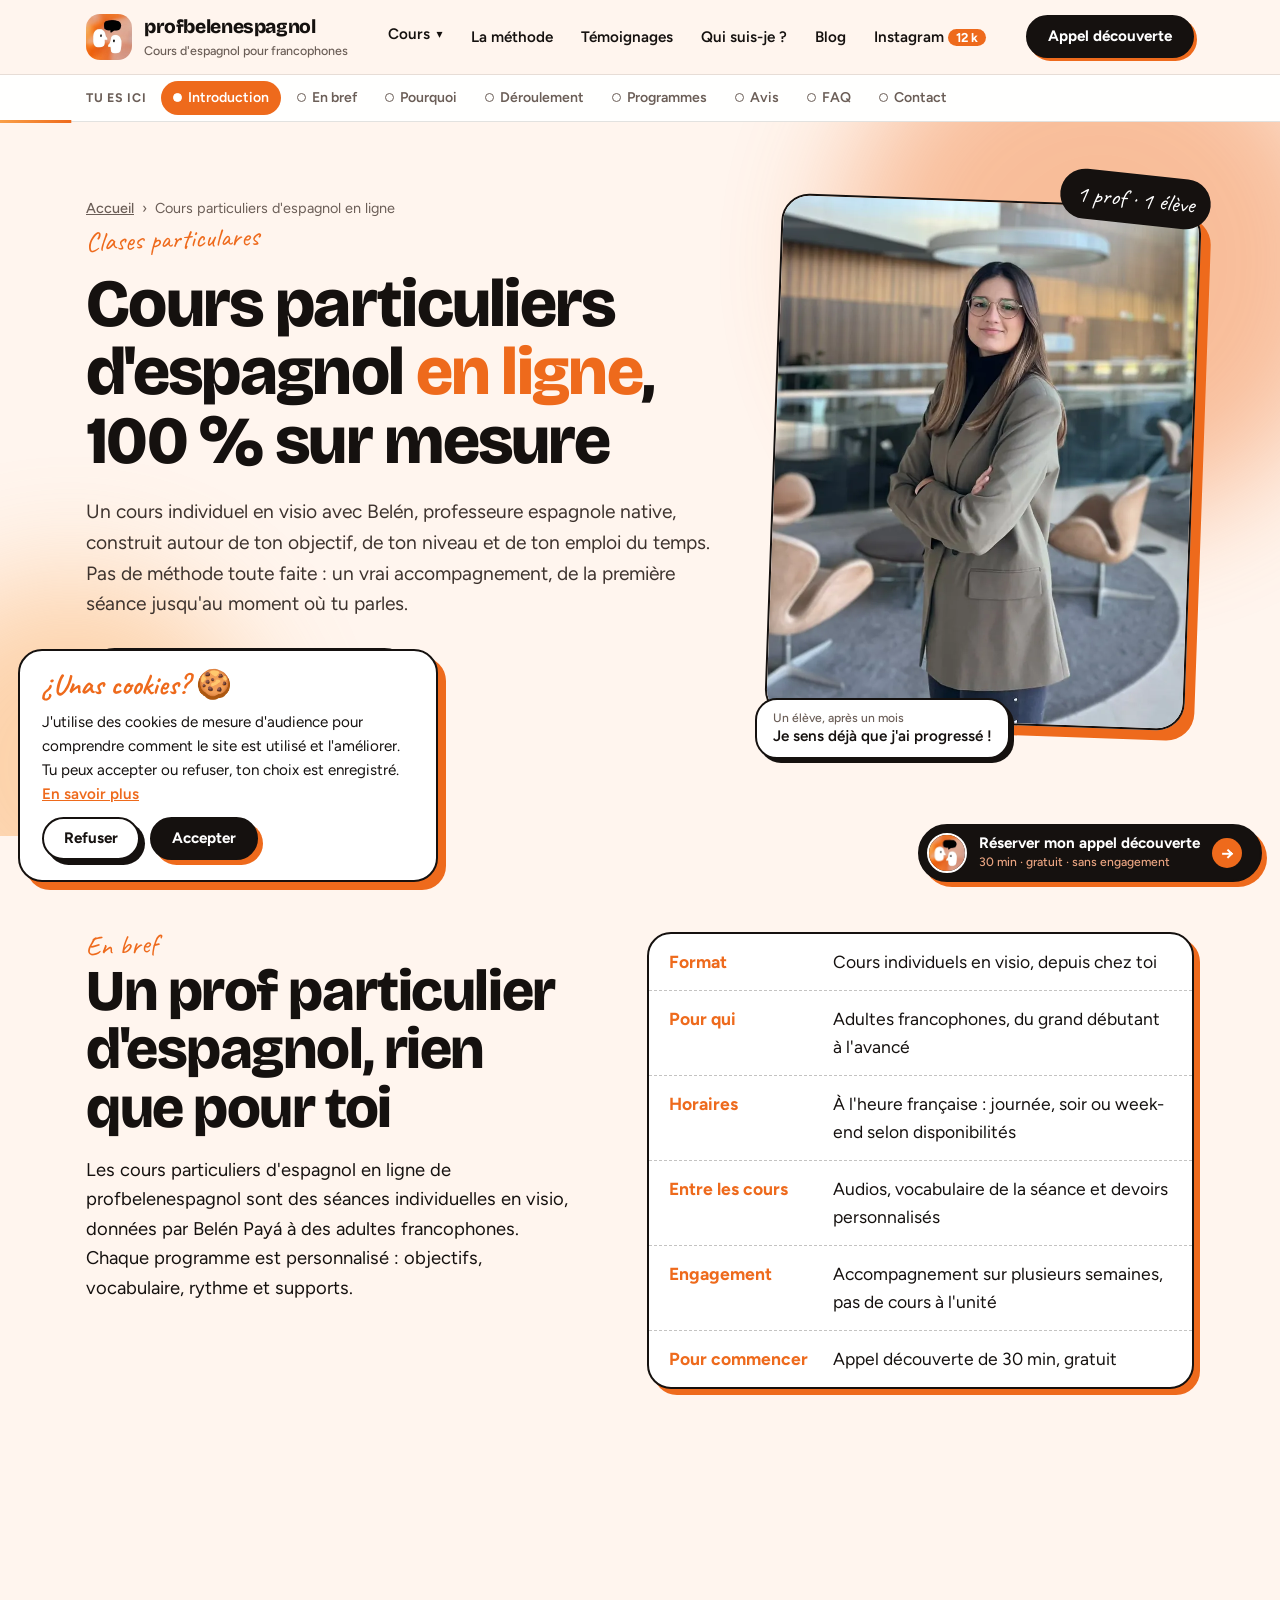
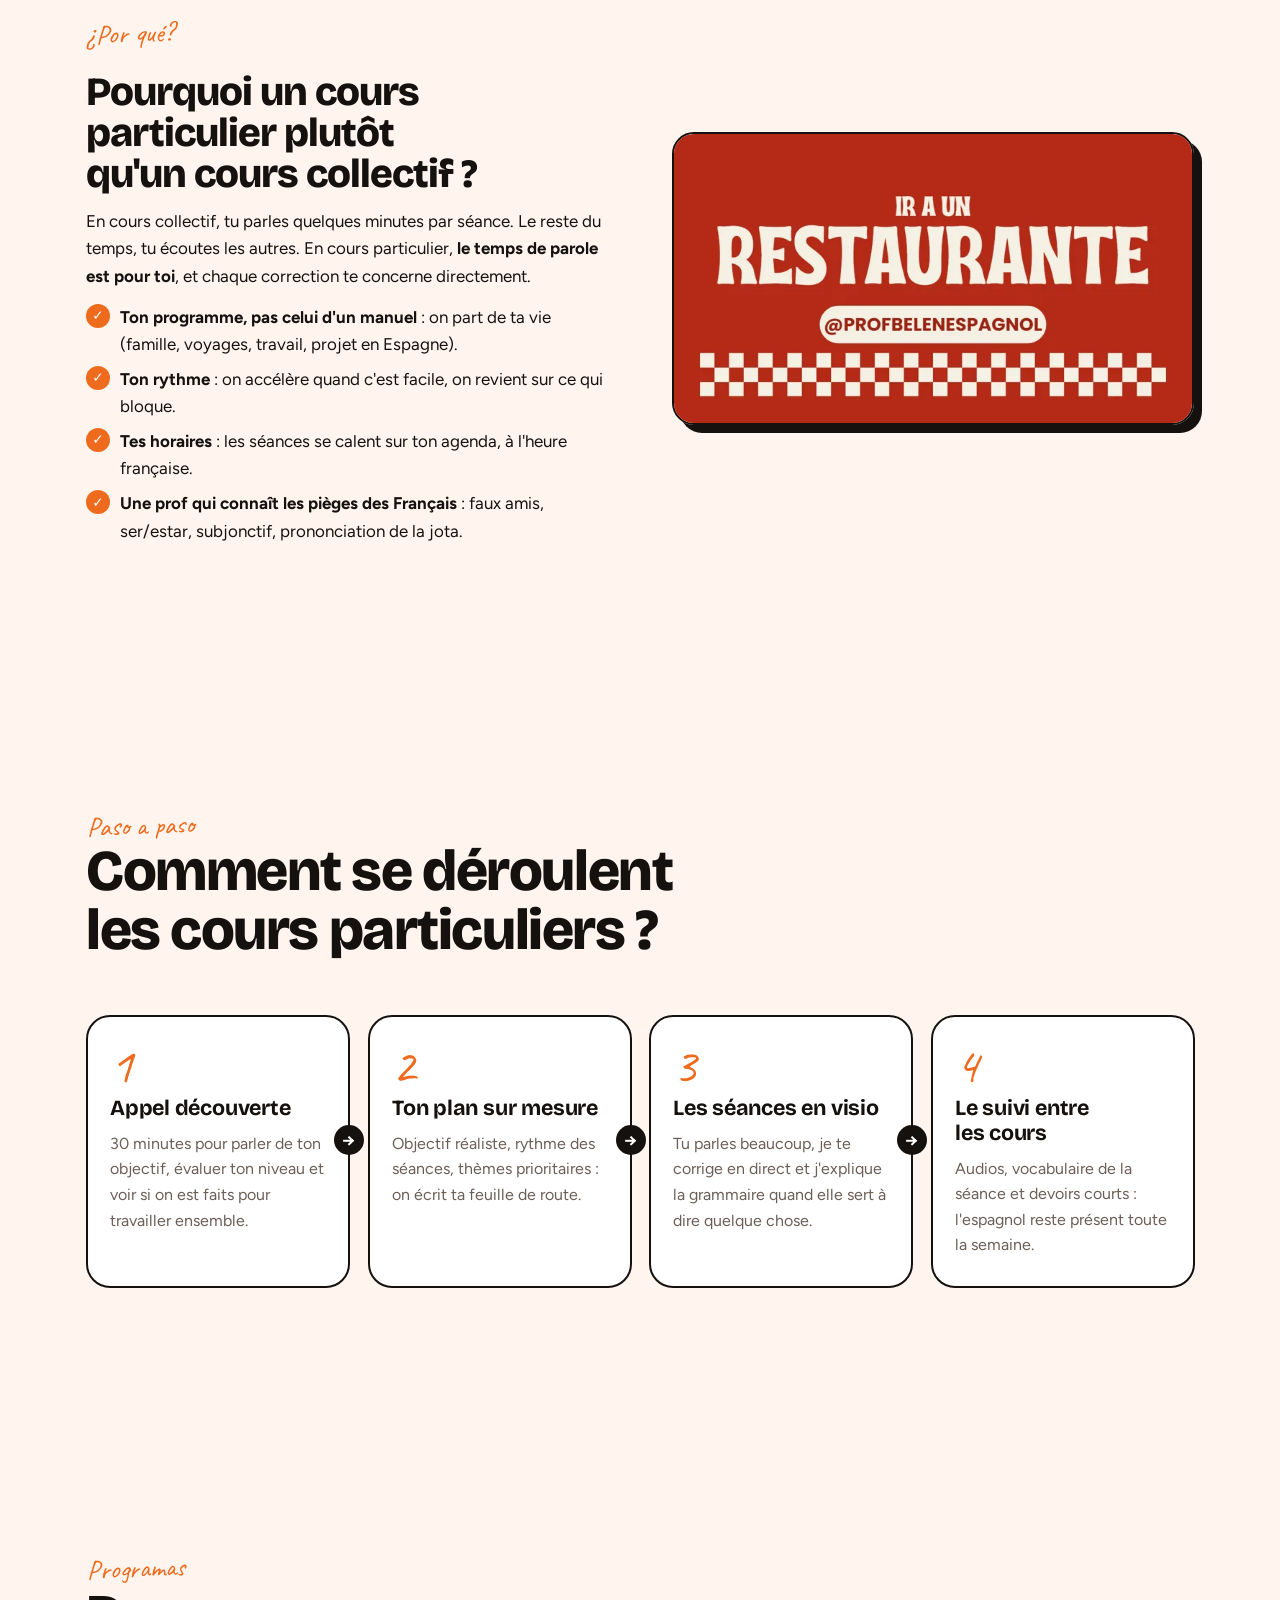
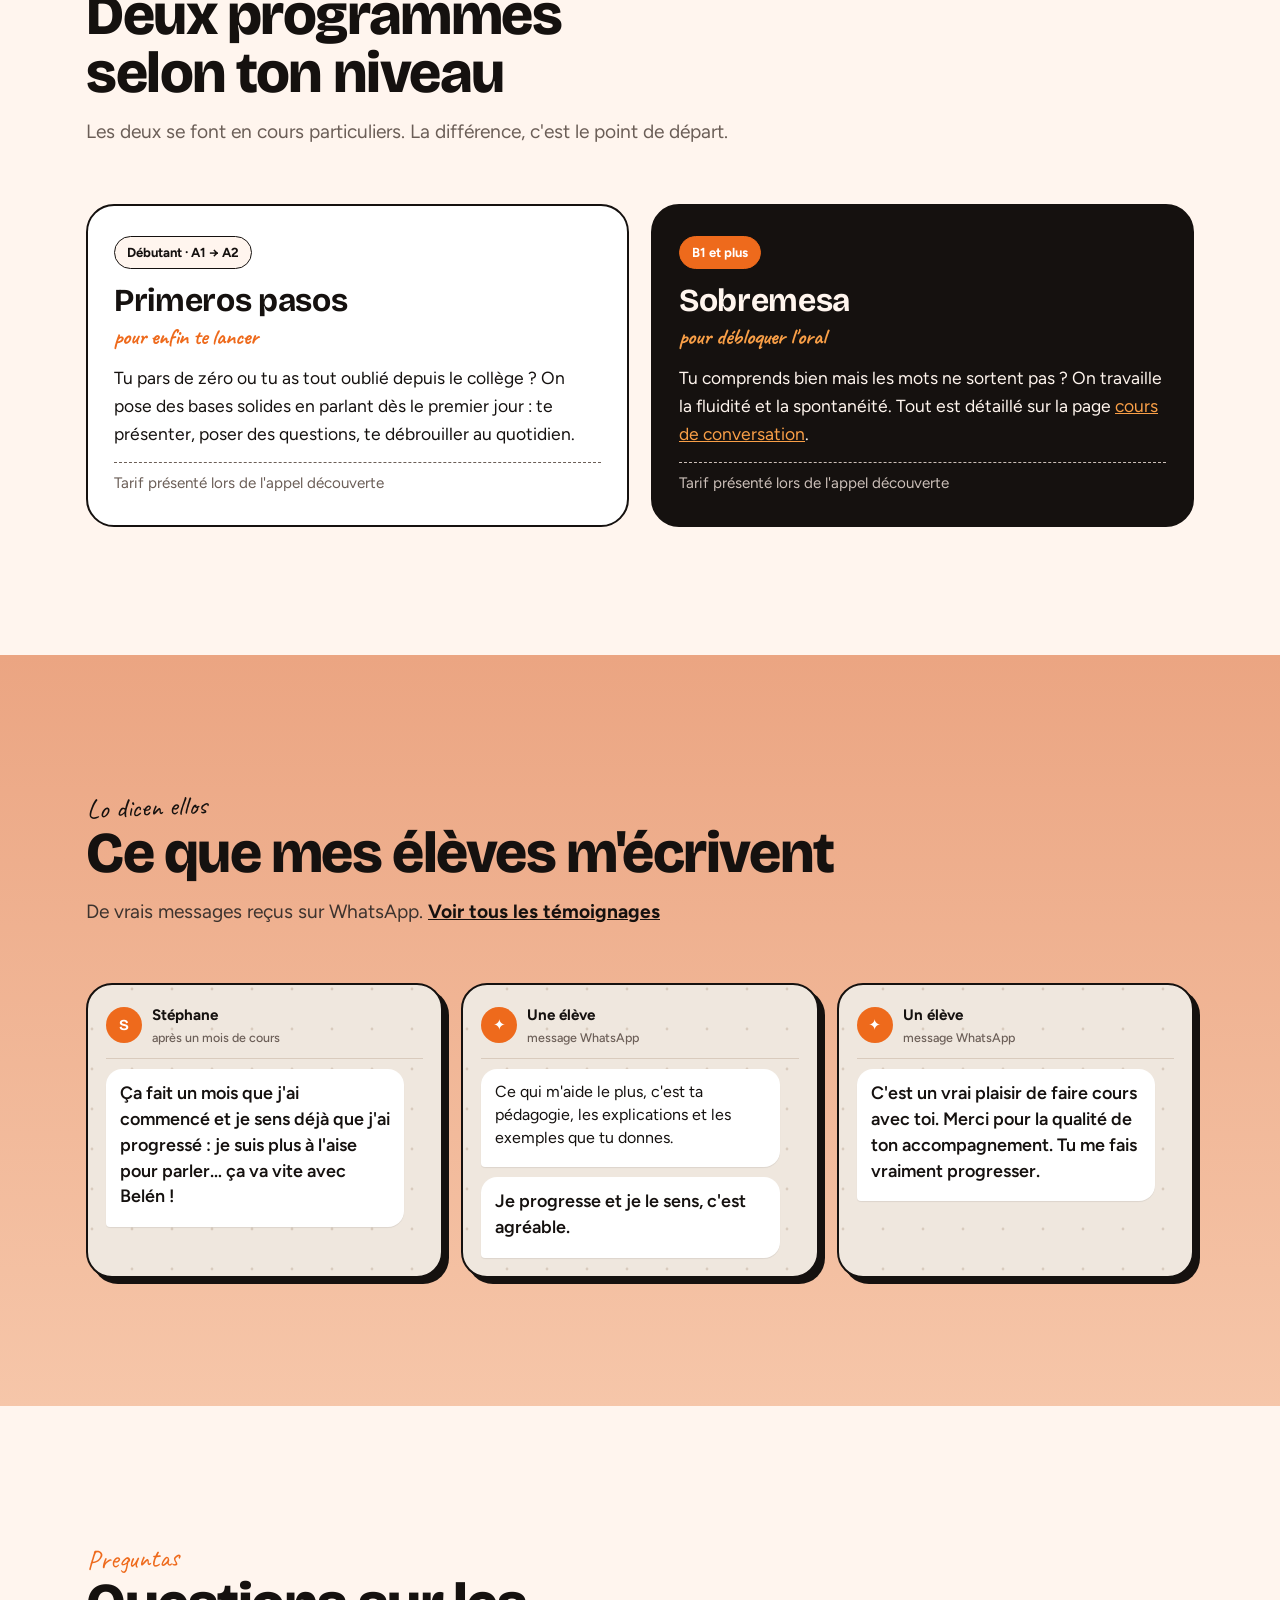
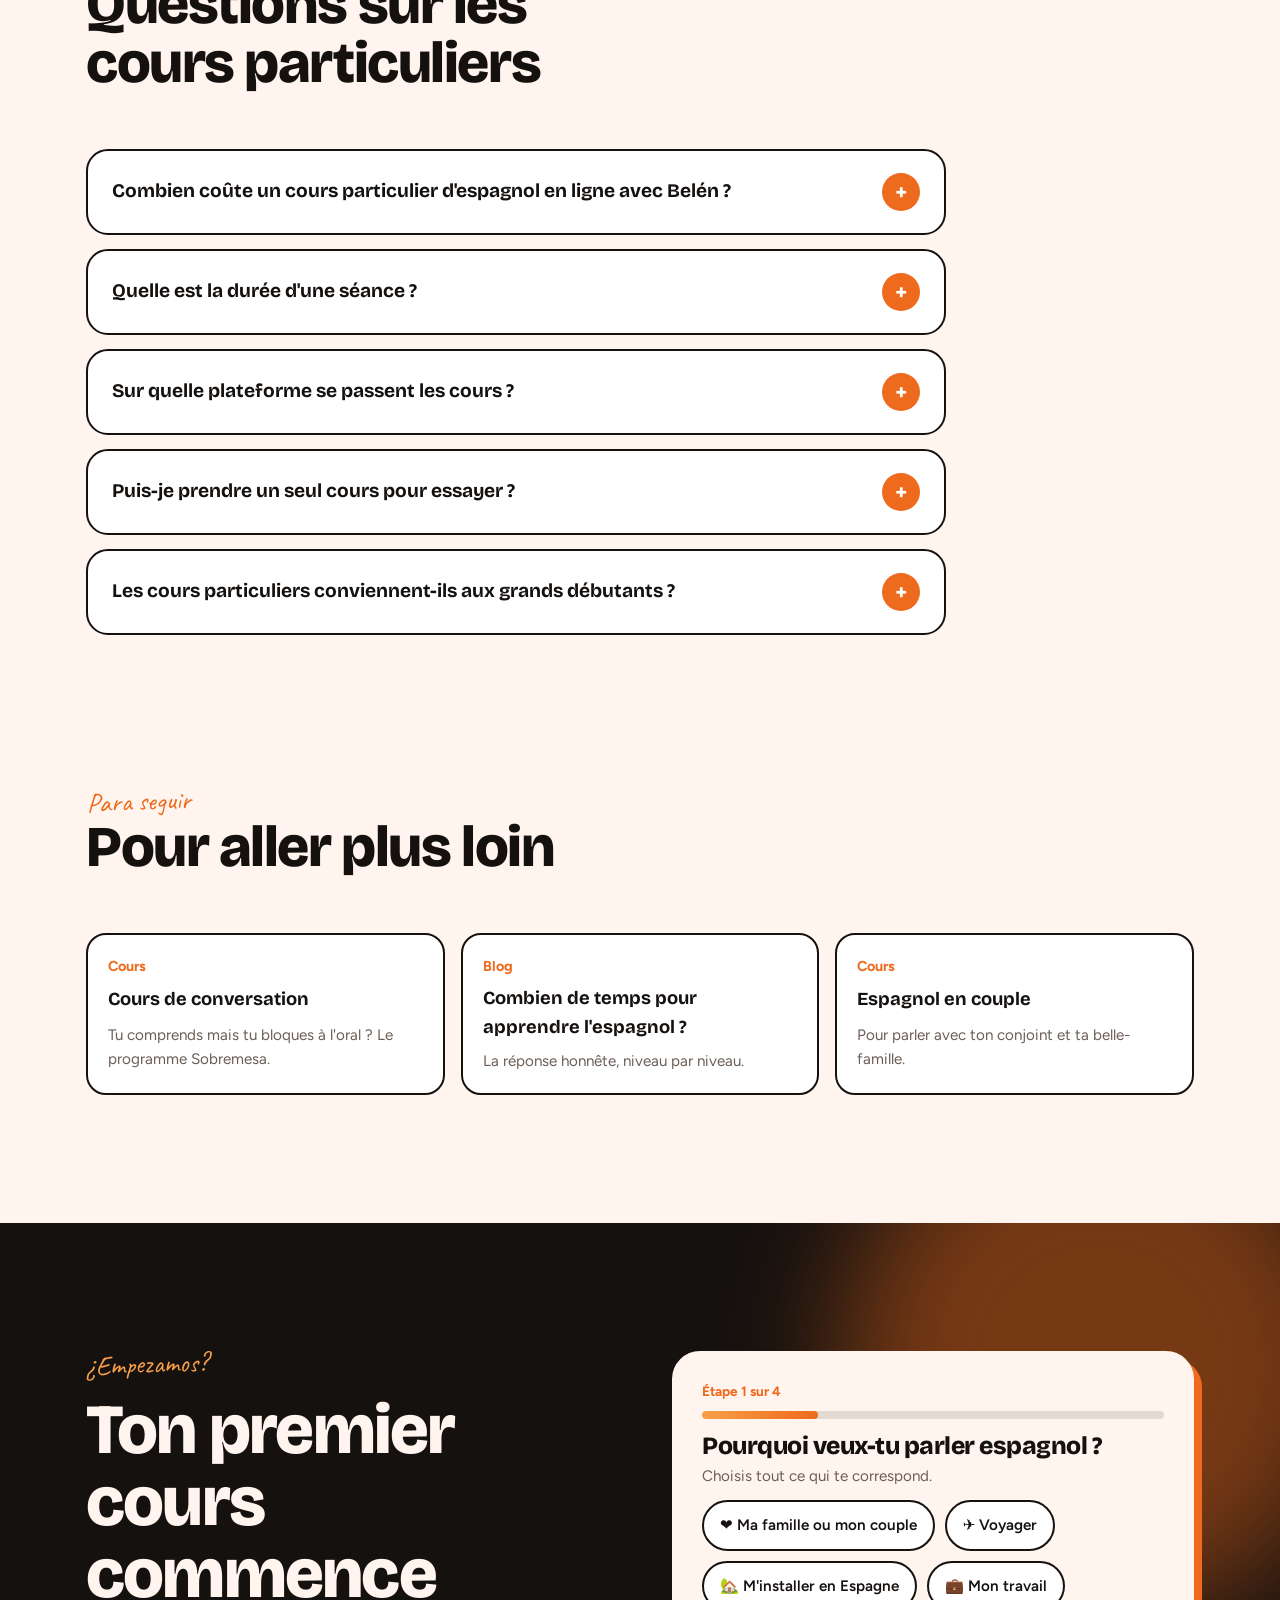
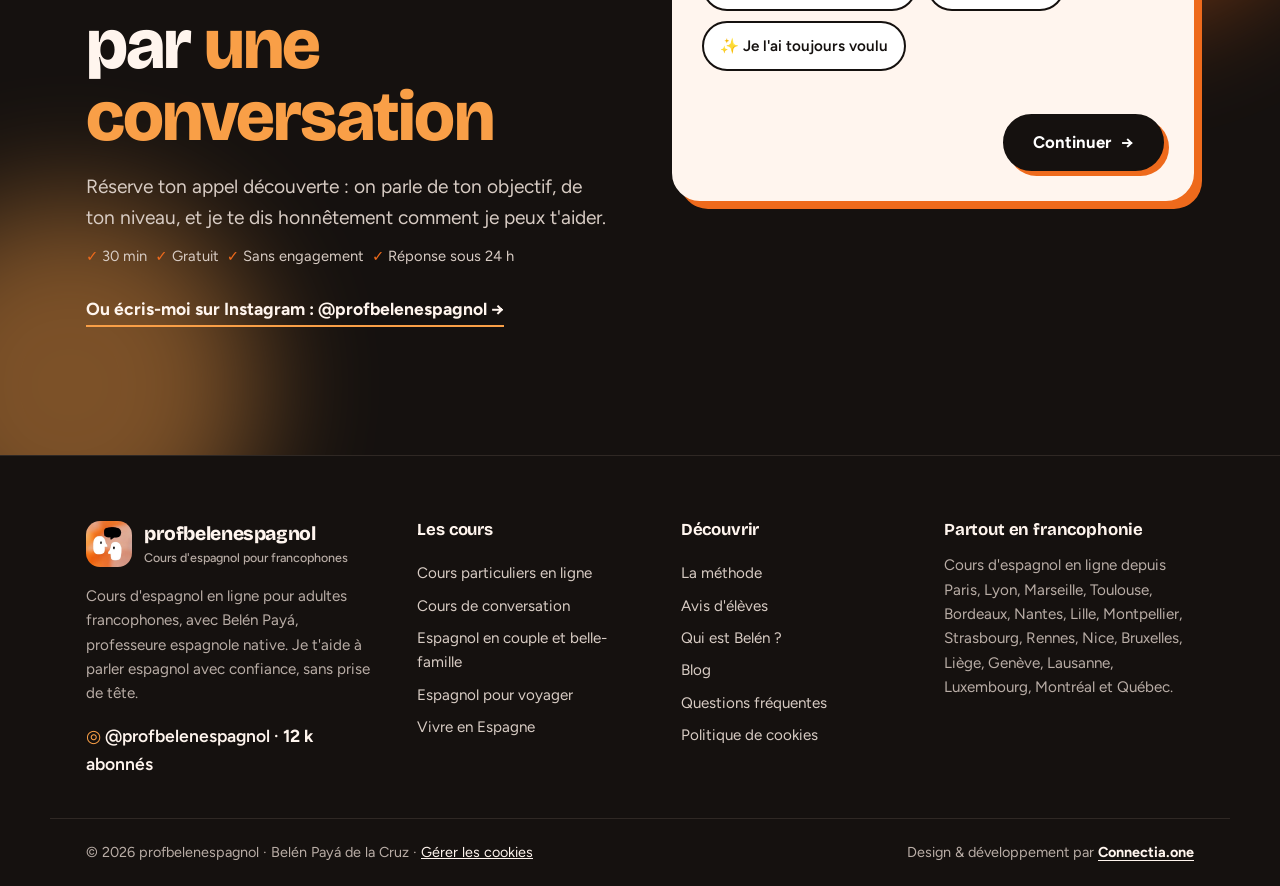
<file: cours-particuliers-espagnol-en-ligne/index.html>
<!DOCTYPE html>
<html lang="fr">
<head>
<meta charset="utf-8">
<!-- Consent Mode v2 : tout refusé par défaut (RGPD / CNIL) -->
<script>
  window.dataLayer = window.dataLayer || [];
  function gtag(){dataLayer.push(arguments);}
  gtag('consent', 'default', { ad_storage: 'denied', ad_user_data: 'denied', ad_personalization: 'denied', analytics_storage: 'denied', functionality_storage: 'granted', security_storage: 'granted', wait_for_update: 500 });
  try { var c = localStorage.getItem('pbe_consent'); if (c) gtag('consent', 'update', JSON.parse(c)); } catch (e) {}
</script>
<!-- Google Tag Manager -->
<script>(function(w,d,s,l,i){w[l]=w[l]||[];w[l].push({'gtm.start':
new Date().getTime(),event:'gtm.js'});var f=d.getElementsByTagName(s)[0],
j=d.createElement(s),dl=l!='dataLayer'?'&l='+l:'';j.async=true;j.src=
'https://www.googletagmanager.com/gtm.js?id='+i+dl;f.parentNode.insertBefore(j,f);
})(window,document,'script','dataLayer','GTM-5VKLF3NR');</script>
<!-- End Google Tag Manager -->
<meta name="viewport" content="width=device-width, initial-scale=1">
<!-- SEO:START -->
<title>Cours particuliers d&#x27;espagnol en ligne · Belén Payá</title>
<meta name="description" content="Cours particuliers d&#x27;espagnol en ligne avec Belén, prof espagnole native. Programme 100 % sur mesure pour adultes francophones. Appel découverte gratuit.">
<meta name="robots" content="index, follow, max-image-preview:large, max-snippet:-1, max-video-preview:-1">
<meta name="author" content="Belén Payá de la Cruz">
<meta name="geo.region" content="FR">
<link rel="canonical" href="https://profbelenespagnol.fr/cours-particuliers-espagnol-en-ligne/">
<link rel="alternate" hreflang="fr" href="https://profbelenespagnol.fr/cours-particuliers-espagnol-en-ligne/">
<link rel="alternate" hreflang="fr-FR" href="https://profbelenespagnol.fr/cours-particuliers-espagnol-en-ligne/">
<link rel="alternate" hreflang="fr-BE" href="https://profbelenespagnol.fr/cours-particuliers-espagnol-en-ligne/">
<link rel="alternate" hreflang="fr-CH" href="https://profbelenespagnol.fr/cours-particuliers-espagnol-en-ligne/">
<link rel="alternate" hreflang="fr-LU" href="https://profbelenespagnol.fr/cours-particuliers-espagnol-en-ligne/">
<link rel="alternate" hreflang="fr-CA" href="https://profbelenespagnol.fr/cours-particuliers-espagnol-en-ligne/">
<link rel="alternate" hreflang="x-default" href="https://profbelenespagnol.fr/cours-particuliers-espagnol-en-ligne/">
<link rel="alternate" type="text/plain" title="Résumé pour les IA (llms.txt)" href="/llms.txt">
<link rel="sitemap" type="application/xml" href="/sitemap.xml">
<meta property="og:type" content="website">
<meta property="og:locale" content="fr_FR">
<meta property="og:locale:alternate" content="fr_BE">
<meta property="og:locale:alternate" content="fr_CH">
<meta property="og:locale:alternate" content="fr_CA">
<meta property="og:site_name" content="profbelenespagnol · Belén Payá">
<meta property="og:url" content="https://profbelenespagnol.fr/cours-particuliers-espagnol-en-ligne/">
<meta property="og:title" content="Cours particuliers d&#x27;espagnol en ligne · Belén Payá">
<meta property="og:description" content="Cours particuliers d&#x27;espagnol en ligne avec Belén, prof espagnole native. Programme 100 % sur mesure pour adultes francophones. Appel découverte gratuit.">
<meta property="og:image" content="https://profbelenespagnol.fr/img/og-cours-particuliers-espagnol-en-ligne.jpg">
<meta property="og:image:secure_url" content="https://profbelenespagnol.fr/img/og-cours-particuliers-espagnol-en-ligne.jpg">
<meta property="og:image:type" content="image/jpeg">
<meta property="og:image:width" content="1200">
<meta property="og:image:height" content="630">
<meta property="og:image:alt" content="Cours particuliers d&#x27;espagnol en ligne avec Belén Payá">
<meta property="og:see_also" content="https://www.instagram.com/profbelenespagnol/">
<meta name="twitter:card" content="summary_large_image">
<meta name="twitter:title" content="Cours particuliers d&#x27;espagnol en ligne · Belén Payá">
<meta name="twitter:description" content="Cours particuliers d&#x27;espagnol en ligne avec Belén, prof espagnole native. Programme 100 % sur mesure pour adultes francophones. Appel découverte gratuit.">
<meta name="twitter:image" content="https://profbelenespagnol.fr/img/og-cours-particuliers-espagnol-en-ligne.jpg">
<meta name="twitter:image:alt" content="Cours particuliers d&#x27;espagnol en ligne avec Belén Payá">
<link rel="icon" href="/favicon.ico" sizes="any">
<link rel="icon" type="image/png" sizes="32x32" href="/img/favicon-32.png">
<link rel="icon" type="image/png" sizes="16x16" href="/img/favicon-16.png">
<link rel="icon" type="image/png" sizes="96x96" href="/img/favicon-96.png">
<link rel="apple-touch-icon" sizes="180x180" href="/img/icon-180.png">
<meta name="theme-color" content="#EE6A1C">
<script type="application/ld+json">
{
 "@context": "https://schema.org",
 "@graph": [
  {
   "@type": "WebSite",
   "@id": "https://profbelenespagnol.fr/#website",
   "url": "https://profbelenespagnol.fr/",
   "name": "profbelenespagnol",
   "alternateName": [
    "Prof Belén Espagnol",
    "Belén Payá, cours d'espagnol"
   ],
   "inLanguage": "fr-FR",
   "publisher": {
    "@id": "https://profbelenespagnol.fr/#organisation"
   }
  },
  {
   "@type": [
    "EducationalOrganization",
    "ProfessionalService"
   ],
   "@id": "https://profbelenespagnol.fr/#organisation",
   "name": "profbelenespagnol",
   "alternateName": [
    "Prof Belén Espagnol",
    "Belén Payá, cours d'espagnol"
   ],
   "url": "https://profbelenespagnol.fr/",
   "logo": {
    "@type": "ImageObject",
    "@id": "https://profbelenespagnol.fr/#logo",
    "url": "https://profbelenespagnol.fr/img/icon-512.png",
    "width": 512,
    "height": 512,
    "caption": "profbelenespagnol"
   },
   "image": "https://profbelenespagnol.fr/img/og-cours-espagnol-en-ligne-francophones.jpg",
   "description": "Cours d'espagnol en ligne pour adultes francophones de France, Belgique, Suisse, Luxembourg et Canada, avec Belén Payá, professeure espagnole native.",
   "slogan": "Je t'aide à parler espagnol avec confiance, sans prise de tête.",
   "founder": {
    "@id": "https://profbelenespagnol.fr/#belen"
   },
   "employee": {
    "@id": "https://profbelenespagnol.fr/#belen"
   },
   "areaServed": [
    {
     "@type": "Country",
     "name": "France"
    },
    {
     "@type": "Country",
     "name": "Belgique"
    },
    {
     "@type": "Country",
     "name": "Suisse"
    },
    {
     "@type": "Country",
     "name": "Luxembourg"
    },
    {
     "@type": "Country",
     "name": "Canada"
    }
   ],
   "availableLanguage": [
    "fr",
    "es"
   ],
   "knowsLanguage": [
    "fr",
    "es"
   ],
   "priceRange": "€€",
   "contactPoint": {
    "@type": "ContactPoint",
    "contactType": "customer support",
    "url": "https://profbelenespagnol.fr/#contact",
    "availableLanguage": [
     "French",
     "Spanish"
    ],
    "areaServed": [
     "FR",
     "BE",
     "CH",
     "LU",
     "CA"
    ]
   },
   "hasOfferCatalog": {
    "@type": "OfferCatalog",
    "name": "Cours d'espagnol en ligne",
    "itemListElement": [
     {
      "@type": "Offer",
      "itemOffered": {
       "@type": "Service",
       "name": "Primeros pasos",
       "description": "Accompagnement pour débutants (A1–A2) : bases solides et conversation dès le premier jour.",
       "provider": {
        "@id": "https://profbelenespagnol.fr/#organisation"
       }
      }
     },
     {
      "@type": "Offer",
      "itemOffered": {
       "@type": "Service",
       "name": "Sobremesa",
       "description": "Accompagnement conversation (B1 et plus) pour débloquer l'oral et gagner en fluidité.",
       "provider": {
        "@id": "https://profbelenespagnol.fr/#organisation"
       }
      }
     },
     {
      "@type": "Offer",
      "itemOffered": {
       "@type": "Service",
       "name": "Appel découverte",
       "description": "Appel de 30 minutes, gratuit et sans engagement, pour définir ton objectif et ton niveau.",
       "provider": {
        "@id": "https://profbelenespagnol.fr/#organisation"
       }
      },
      "price": "0",
      "priceCurrency": "EUR"
     }
    ]
   },
   "sameAs": [
    "https://www.instagram.com/profbelenespagnol/"
   ]
  },
  {
   "@type": "Person",
   "@id": "https://profbelenespagnol.fr/#belen",
   "name": "Belén Payá de la Cruz",
   "alternateName": [
    "Belén Payá",
    "Prof Belén Espagnol",
    "profbelenespagnol"
   ],
   "jobTitle": "Professeure d'espagnol pour adultes francophones",
   "description": "Professeure espagnole native, créatrice de profbelenespagnol, spécialisée dans l'accompagnement des adultes francophones qui veulent débloquer l'oral en espagnol.",
   "image": "https://profbelenespagnol.fr/img/belen-paya-portrait.webp",
   "url": "https://profbelenespagnol.fr/",
   "nationality": {
    "@type": "Country",
    "name": "Espagne"
   },
   "affiliation": [
    {
     "@type": "CollegeOrUniversity",
     "name": "Universidad de Alicante"
    }
   ],
   "knowsLanguage": [
    {
     "@type": "Language",
     "name": "Espagnol",
     "alternateName": "es"
    },
    {
     "@type": "Language",
     "name": "Français",
     "alternateName": "fr"
    },
    {
     "@type": "Language",
     "name": "Anglais",
     "alternateName": "en"
    }
   ],
   "knowsAbout": [
    "Enseignement de l'espagnol langue étrangère (ELE)",
    "Espagnol pour francophones",
    "Conversation en espagnol",
    "Linguistique appliquée",
    "Espagnol pour voyager",
    "Espagnol en famille"
   ],
   "worksFor": {
    "@id": "https://profbelenespagnol.fr/#organisation"
   },
   "sameAs": [
    "https://www.instagram.com/profbelenespagnol/"
   ]
  },
  {
   "@type": "WebPage",
   "@id": "https://profbelenespagnol.fr/cours-particuliers-espagnol-en-ligne/#webpage",
   "url": "https://profbelenespagnol.fr/cours-particuliers-espagnol-en-ligne/",
   "name": "Cours particuliers d'espagnol en ligne · Belén Payá",
   "description": "Cours particuliers d'espagnol en ligne avec Belén, prof espagnole native. Programme 100 % sur mesure pour adultes francophones. Appel découverte gratuit.",
   "inLanguage": "fr-FR",
   "isPartOf": {
    "@id": "https://profbelenespagnol.fr/#website"
   },
   "about": {
    "@id": "https://profbelenespagnol.fr/#organisation"
   },
   "author": {
    "@id": "https://profbelenespagnol.fr/#belen"
   },
   "publisher": {
    "@id": "https://profbelenespagnol.fr/#organisation"
   },
   "primaryImageOfPage": {
    "@type": "ImageObject",
    "url": "https://profbelenespagnol.fr/img/og-cours-particuliers-espagnol-en-ligne.jpg",
    "width": 1200,
    "height": 630
   },
   "datePublished": "2026-11-16T10:00:00+01:00",
   "dateModified": "2026-11-16T10:00:00+01:00",
   "keywords": "cours particulier d'espagnol en ligne, prof d'espagnol en visio, cours d'espagnol individuel, professeur particulier espagnol",
   "speakable": {
    "@type": "SpeakableSpecification",
    "cssSelector": [
     "#en-bref",
     "#faq"
    ]
   },
   "breadcrumb": {
    "@id": "https://profbelenespagnol.fr/cours-particuliers-espagnol-en-ligne/#breadcrumb"
   }
  },
  {
   "@type": "BreadcrumbList",
   "@id": "https://profbelenespagnol.fr/cours-particuliers-espagnol-en-ligne/#breadcrumb",
   "itemListElement": [
    {
     "@type": "ListItem",
     "position": 1,
     "name": "Accueil",
     "item": "https://profbelenespagnol.fr/"
    },
    {
     "@type": "ListItem",
     "position": 2,
     "name": "Cours particuliers d'espagnol en ligne",
     "item": "https://profbelenespagnol.fr/cours-particuliers-espagnol-en-ligne/"
    }
   ]
  },
  {
   "@type": "Course",
   "@id": "https://profbelenespagnol.fr/cours-particuliers-espagnol-en-ligne/#cours",
   "name": "Cours particuliers d'espagnol en ligne",
   "description": "Cours individuels d'espagnol en visio pour adultes francophones, avec un programme personnalisé, une correction en direct et un suivi entre les séances.",
   "inLanguage": "es",
   "availableLanguage": [
    "fr",
    "es"
   ],
   "educationalLevel": "Débutant à avancé (A1 à C1)",
   "teaches": [
    "Expression orale en espagnol",
    "Compréhension orale",
    "Vocabulaire du quotidien",
    "Espagnol pour voyager",
    "Espagnol en famille"
   ],
   "audience": {
    "@type": "EducationalAudience",
    "audienceType": "Adultes francophones"
   },
   "provider": {
    "@id": "https://profbelenespagnol.fr/#organisation"
   },
   "image": "https://profbelenespagnol.fr/img/og-cours-particuliers-espagnol-en-ligne.jpg",
   "offers": [
    {
     "@type": "Offer",
     "category": "Paid",
     "availability": "https://schema.org/InStock",
     "url": "https://profbelenespagnol.fr/#contact"
    }
   ],
   "hasCourseInstance": [
    {
     "@type": "CourseInstance",
     "name": "Primeros pasos (Débutant (A1–A2))",
     "courseMode": "Online",
     "courseWorkload": "PT1H",
     "inLanguage": "es",
     "instructor": {
      "@id": "https://profbelenespagnol.fr/#belen"
     },
     "location": {
      "@type": "VirtualLocation",
      "url": "https://profbelenespagnol.fr/#contact"
     }
    },
    {
     "@type": "CourseInstance",
     "name": "Sobremesa (Intermédiaire et avancé (B1 et plus))",
     "courseMode": "Online",
     "courseWorkload": "PT1H",
     "inLanguage": "es",
     "instructor": {
      "@id": "https://profbelenespagnol.fr/#belen"
     },
     "location": {
      "@type": "VirtualLocation",
      "url": "https://profbelenespagnol.fr/#contact"
     }
    }
   ]
  },
  {
   "@type": "FAQPage",
   "@id": "https://profbelenespagnol.fr/cours-particuliers-espagnol-en-ligne/#faq",
   "isPartOf": {
    "@id": "https://profbelenespagnol.fr/cours-particuliers-espagnol-en-ligne/#webpage"
   },
   "mainEntity": [
    {
     "@type": "Question",
     "name": "Combien coûte un cours particulier d'espagnol en ligne avec Belén ?",
     "acceptedAnswer": {
      "@type": "Answer",
      "text": "Le tarif dépend du programme et du rythme choisis. Il t'est présenté pendant l'appel découverte, une fois ton objectif défini, pour te proposer la formule la plus adaptée."
     }
    },
    {
     "@type": "Question",
     "name": "Quelle est la durée d'une séance ?",
     "acceptedAnswer": {
      "@type": "Answer",
      "text": "Les séances durent généralement une heure. Le rythme (une ou deux fois par semaine) se décide ensemble selon ton objectif et ton emploi du temps."
     }
    },
    {
     "@type": "Question",
     "name": "Sur quelle plateforme se passent les cours ?",
     "acceptedAnswer": {
      "@type": "Answer",
      "text": "En visio, sur une plateforme simple comme Google Meet ou Zoom. Il te suffit d'un ordinateur ou d'une tablette avec caméra et micro."
     }
    },
    {
     "@type": "Question",
     "name": "Puis-je prendre un seul cours pour essayer ?",
     "acceptedAnswer": {
      "@type": "Answer",
      "text": "Il n'y a pas de cours à l'unité, mais l'appel découverte de 30 minutes est gratuit : il permet de faire connaissance et de vérifier que la méthode te convient avant de t'engager."
     }
    },
    {
     "@type": "Question",
     "name": "Les cours particuliers conviennent-ils aux grands débutants ?",
     "acceptedAnswer": {
      "@type": "Answer",
      "text": "Oui. Le programme Primeros pasos est pensé pour les adultes qui partent de zéro ou presque, avec des explications en français quand c'est utile."
     }
    }
   ]
  }
 ]
}
</script>
<!-- SEO:END -->
<link rel="preconnect" href="https://fonts.googleapis.com">
<link rel="preconnect" href="https://fonts.gstatic.com" crossorigin>
<link href="https://fonts.googleapis.com/css2?family=Bricolage+Grotesque:opsz,wght@12..96,500;12..96,700;12..96,800&family=Caveat:wght@600;700&family=Figtree:wght@400;500;600;700&display=swap" rel="stylesheet">
<link rel="stylesheet" href="../css/site.css">
</head>
<body>
<!-- Google Tag Manager (noscript) -->
<noscript><iframe src="https://www.googletagmanager.com/ns.html?id=GTM-5VKLF3NR" height="0" width="0" style="display:none;visibility:hidden"></iframe></noscript>
<!-- End Google Tag Manager (noscript) -->
<div class="progress" aria-hidden="true"></div>
<a class="skip" href="#main">Aller au contenu</a>
<header id="top">
  <nav class="wrap nav" aria-label="Navigation principale">
    <a class="brand" href="../"><img src="../img/logo-profbelenespagnol.webp" alt="Logo profbelenespagnol : deux visages qui discutent" width="46" height="46"><span><b>profbelenespagnol</b><small>Cours d'espagnol pour francophones</small></span></a>
    <ul id="menu">
      <li class="has-sub"><button type="button" class="sub-toggle" aria-expanded="false" aria-controls="submenu-cours" aria-current="true">Cours</button>
        <ul class="submenu" id="submenu-cours">
          <li><a href="../cours-particuliers-espagnol-en-ligne/" aria-current="page"><b>Cours particuliers en ligne</b><small>En visio, 100 % sur mesure</small></a></li>
          <li><a href="../cours-conversation-espagnol/"><b>Cours de conversation</b><small>Pour débloquer l'oral</small></a></li>
          <li><a href="../espagnol-couple-belle-famille/"><b>Espagnol en couple et belle-famille</b><small>Parler avec ceux que tu aimes</small></a></li>
          <li><a href="../espagnol-pour-voyager/"><b>Espagnol pour voyager</b><small>Te débrouiller sans traducteur</small></a></li>
          <li><a href="../espagnol-pour-vivre-en-espagne/"><b>Vivre en Espagne</b><small>Installation, retraite, quotidien</small></a></li>
        </ul>
      </li>
      <li><a href="../#methode">La méthode</a></li>
      <li><a href="../#temoignages">Témoignages</a></li>
      <li><a href="../#belen">Qui suis-je ?</a></li>
      <li><a href="../blog/">Blog</a></li>
      <li><a class="nav-ig" href="../#instagram">Instagram <b class="ig-count">12 k</b></a></li>
    </ul>
    <a class="btn btn-main" href="#contact">Appel découverte</a>
    <button class="burger" id="burger" aria-expanded="false" aria-controls="menu">Menu</button>
  </nav>
</header>
<div class="chapters" aria-label="Sections de la page">
  <div class="wrap ch-inner"><span class="ch-here">Tu es ici</span><nav class="ch-list"><a href="#intro" data-label="Introduction">Introduction</a><a href="#en-bref" data-label="En bref">En bref</a><a href="#pourquoi" data-label="Pourquoi">Pourquoi</a><a href="#deroulement" data-label="Déroulement">Déroulement</a><a href="#programmes" data-label="Programmes">Programmes</a><a href="#temoignages" data-label="Avis">Avis</a><a href="#faq" data-label="FAQ">FAQ</a><a href="#contact" data-label="Contact">Contact</a></nav></div>
  <div class="ch-track" aria-hidden="true"><i class="ch-fill"></i></div>
</div>
<main id="main">
<section class="page-hero" id="intro">
  <div class="blob b1"></div><div class="blob b2"></div>
  <div class="wrap ph-grid">
    <div>
      <nav class="crumbs" aria-label="Fil d'Ariane"><a href="../">Accueil</a> <span aria-hidden="true">›</span> <span aria-current="page">Cours particuliers d'espagnol en ligne</span></nav>
      <span class="eyebrow">Clases particulares</span>
      <h1>Cours particuliers d'espagnol <em>en ligne</em>, 100 % sur mesure</h1>
      <p class="lead">Un cours individuel en visio avec Belén, professeure espagnole native, construit autour de ton objectif, de ton niveau et de ton emploi du temps. Pas de méthode toute faite : un vrai accompagnement, de la première séance jusqu'au moment où tu parles.</p>
      <a class="btn btn-main" href="#contact">Réserver mon appel découverte <span class="arrow">→</span></a>
      <div class="micro"><span>30 min</span><span>Gratuit</span><span>Sans engagement</span></div>
    </div>
    <div class="ph-visual">
      <img src="../img/belen-paya-portrait.webp" alt="Belén Payá, professeure particulière d'espagnol en ligne" width="720" height="900" fetchpriority="high">
      <span class="sticker">1 prof · 1 élève</span>
      <div class="chat"><small>Un élève, après un mois</small>Je sens déjà que j'ai progressé !</div>
    </div>
  </div>
</section>
<section id="en-bref" class="bref" aria-labelledby="bref-t">
  <div class="wrap bref-grid">
    <div class="reveal"><span class="eyebrow">En bref</span><h2 id="bref-t">Un prof particulier d'espagnol, rien que pour toi</h2><p class="bref-def">Les cours particuliers d'espagnol en ligne de profbelenespagnol sont des séances individuelles en visio, données par Belén Payá à des adultes francophones. Chaque programme est personnalisé : objectifs, vocabulaire, rythme et supports.</p></div>
    <dl class="facts reveal"><div><dt>Format</dt><dd>Cours individuels en visio, depuis chez toi</dd></div><div><dt>Pour qui</dt><dd>Adultes francophones, du grand débutant à l'avancé</dd></div><div><dt>Horaires</dt><dd>À l'heure française : journée, soir ou week-end selon disponibilités</dd></div><div><dt>Entre les cours</dt><dd>Audios, vocabulaire de la séance et devoirs personnalisés</dd></div><div><dt>Engagement</dt><dd>Accompagnement sur plusieurs semaines, pas de cours à l'unité</dd></div><div><dt>Pour commencer</dt><dd>Appel découverte de 30 min, gratuit</dd></div></dl>
  </div>
</section>
<section id="pourquoi">
  <div class="wrap split">
    <div class="prose reveal">
      <span class="eyebrow">¿Por qué?</span>
      <h2>Pourquoi un cours particulier plutôt qu'un cours collectif ?</h2>
      <p>En cours collectif, tu parles quelques minutes par séance. Le reste du temps, tu écoutes les autres. En cours particulier, <b>le temps de parole est pour toi</b>, et chaque correction te concerne directement.</p>
      <ul class="checks">
        <li><b>Ton programme, pas celui d'un manuel</b> : on part de ta vie (famille, voyages, travail, projet en Espagne).</li>
        <li><b>Ton rythme</b> : on accélère quand c'est facile, on revient sur ce qui bloque.</li>
        <li><b>Tes horaires</b> : les séances se calent sur ton agenda, à l'heure française.</li>
        <li><b>Une prof qui connaît les pièges des Français</b> : faux amis, ser/estar, subjonctif, prononciation de la jota.</li>
      </ul>
    </div>
    <img class="reveal" src="../img/support-cours-espagnol-au-restaurant.webp" alt="Support de cours particulier d'espagnol en ligne : commander au restaurant" width="720" height="402" loading="lazy">
  </div>
</section>
<section id="deroulement" class="alt-band">
  <div class="wrap">
    <div class="head reveal"><span class="eyebrow">Paso a paso</span><h2>Comment se déroulent les cours particuliers ?</h2></div>
    <div class="steps">
      <div class="step reveal"><span class="n">1</span><h3>Appel découverte</h3><p>30 minutes pour parler de ton objectif, évaluer ton niveau et voir si on est faits pour travailler ensemble.</p></div>
      <div class="step reveal"><span class="n">2</span><h3>Ton plan sur mesure</h3><p>Objectif réaliste, rythme des séances, thèmes prioritaires : on écrit ta feuille de route.</p></div>
      <div class="step reveal"><span class="n">3</span><h3>Les séances en visio</h3><p>Tu parles beaucoup, je te corrige en direct et j'explique la grammaire quand elle sert à dire quelque chose.</p></div>
      <div class="step reveal"><span class="n">4</span><h3>Le suivi entre les cours</h3><p>Audios, vocabulaire de la séance et devoirs courts : l'espagnol reste présent toute la semaine.</p></div>
    </div>
  </div>
</section>
<section id="programmes">
  <div class="wrap">
    <div class="head reveal"><span class="eyebrow">Programas</span><h2>Deux programmes selon ton niveau</h2><p class="lead">Les deux se font en cours particuliers. La différence, c'est le point de départ.</p></div>
    <div class="programs" style="grid-template-columns:repeat(2,1fr)">
      <article class="program reveal"><span class="tag">Débutant · A1 → A2</span><h3>Primeros pasos<small>pour enfin te lancer</small></h3><p>Tu pars de zéro ou tu as tout oublié depuis le collège ? On pose des bases solides en parlant dès le premier jour : te présenter, poser des questions, te débrouiller au quotidien.</p><p class="price">Tarif présenté lors de l'appel découverte</p></article>
      <article class="program star reveal"><span class="tag">B1 et plus</span><h3>Sobremesa<small>pour débloquer l'oral</small></h3><p>Tu comprends bien mais les mots ne sortent pas ? On travaille la fluidité et la spontanéité. Tout est détaillé sur la page <a href="../cours-conversation-espagnol/" style="color:var(--mandarina)">cours de conversation</a>.</p><p class="price">Tarif présenté lors de l'appel découverte</p></article>
    </div>
  </div>
</section>
<section class="peach" id="temoignages">
  <div class="wrap">
    <div class="head reveal"><span class="eyebrow" style="color:var(--tinta)">Lo dicen ellos</span><h2>Ce que mes élèves m'écrivent</h2><p class="lead" style="color:#3d332e">De vrais messages reçus sur WhatsApp. <a href="../#temoignages" style="color:var(--tinta);font-weight:700">Voir tous les témoignages</a></p></div>
    <div class="quotes"><article class="wa"><div class="wa-top"><span class="av">S</span><div>Stéphane<small>après un mois de cours</small></div></div><p class="bubble big">Ça fait un mois que j'ai commencé et je sens déjà que j'ai progressé : je suis plus à l'aise pour parler… ça va vite avec Belén !</p></article><article class="wa"><div class="wa-top"><span class="av">✦</span><div>Une élève<small>message WhatsApp</small></div></div><p class="bubble">Ce qui m'aide le plus, c'est ta pédagogie, les explications et les exemples que tu donnes.</p><p class="bubble big">Je progresse et je le sens, c'est agréable.</p></article><article class="wa"><div class="wa-top"><span class="av">✦</span><div>Un élève<small>message WhatsApp</small></div></div><p class="bubble big">C'est un vrai plaisir de faire cours avec toi. Merci pour la qualité de ton accompagnement. Tu me fais vraiment progresser.</p></article></div>
  </div>
</section>
<section id="faq">
  <div class="wrap">
    <div class="head reveal"><span class="eyebrow">Preguntas</span><h2>Questions sur les cours particuliers</h2></div>
    <div class="faq">
      <details><summary>Combien coûte un cours particulier d'espagnol en ligne avec Belén ?</summary><p>Le tarif dépend du programme et du rythme choisis. Il t'est présenté pendant l'appel découverte, une fois ton objectif défini, pour te proposer la formule la plus adaptée.</p></details>
      <details><summary>Quelle est la durée d'une séance ?</summary><p>Les séances durent généralement une heure. Le rythme (une ou deux fois par semaine) se décide ensemble selon ton objectif et ton emploi du temps.</p></details>
      <details><summary>Sur quelle plateforme se passent les cours ?</summary><p>En visio, sur une plateforme simple comme Google Meet ou Zoom. Il te suffit d'un ordinateur ou d'une tablette avec caméra et micro.</p></details>
      <details><summary>Puis-je prendre un seul cours pour essayer ?</summary><p>Il n'y a pas de cours à l'unité, mais l'appel découverte de 30 minutes est gratuit : il permet de faire connaissance et de vérifier que la méthode te convient avant de t'engager.</p></details>
      <details><summary>Les cours particuliers conviennent-ils aux grands débutants ?</summary><p>Oui. Le programme Primeros pasos est pensé pour les adultes qui partent de zéro ou presque, avec des explications en français quand c'est utile.</p></details>
    </div>
  </div>
</section>
<section id="aller-plus-loin" style="padding-top:0">
  <div class="wrap">
    <div class="head reveal"><span class="eyebrow">Para seguir</span><h2>Pour aller plus loin</h2></div>
    <div class="related"><a href="../cours-conversation-espagnol/"><em>Cours</em><b>Cours de conversation</b><span>Tu comprends mais tu bloques à l'oral ? Le programme Sobremesa.</span></a><a href="../blog/combien-de-temps-pour-apprendre-l-espagnol/"><em>Blog</em><b>Combien de temps pour apprendre l'espagnol ?</b><span>La réponse honnête, niveau par niveau.</span></a><a href="../espagnol-couple-belle-famille/"><em>Cours</em><b>Espagnol en couple</b><span>Pour parler avec ton conjoint et ta belle-famille.</span></a></div>
  </div>
</section>
<section class="final" id="contact" aria-labelledby="contact-t">
  <div class="blob b1"></div><div class="blob b2"></div>
  <div class="wrap final-grid">
    <div class="reveal">
      <span class="eyebrow" style="color:var(--mandarina)">¿Empezamos?</span>
      <h2 id="contact-t" style="margin-top:14px">Ton premier cours commence par <em>une conversation</em></h2>
      <p class="lead">Réserve ton appel découverte : on parle de ton objectif, de ton niveau, et je te dis honnêtement comment je peux t'aider.</p>
      <div class="micro"><span>30 min</span><span>Gratuit</span><span>Sans engagement</span><span>Réponse sous 24 h</span></div>
      <a class="insta" href="https://www.instagram.com/profbelenespagnol/" rel="me noopener">Ou écris-moi sur Instagram : @profbelenespagnol →</a>
    </div>
    <form id="form" class="wizard reveal" action="https://formspree.io/f/mkjrjbyp" method="POST" novalidate>
      <input type="hidden" name="_subject" value="Nouvelle demande d'appel découverte · profbelenespagnol">
      <input type="hidden" name="_language" value="fr">
      <input type="text" name="_gotcha" tabindex="-1" autocomplete="off" class="hp" aria-hidden="true">
      <div class="wz-top">
        <span class="wz-count" id="wzCount">Étape 1 sur 4</span>
        <div class="wz-bar" aria-hidden="true"><i id="wzBar"></i></div>
      </div>

      <fieldset class="wz-step active" data-step="1">
        <legend>Pourquoi veux-tu parler espagnol ?</legend>
        <p class="wz-hint">Choisis tout ce qui te correspond.</p>
        <div class="chips">
          <label class="chip"><input type="checkbox" name="motivation" value="Famille ou couple"><span>❤️ Ma famille ou mon couple</span></label>
          <label class="chip"><input type="checkbox" name="motivation" value="Voyager"><span>✈️ Voyager</span></label>
          <label class="chip"><input type="checkbox" name="motivation" value="S'installer en Espagne"><span>🏡 M'installer en Espagne</span></label>
          <label class="chip"><input type="checkbox" name="motivation" value="Travail"><span>💼 Mon travail</span></label>
          <label class="chip"><input type="checkbox" name="motivation" value="Toujours voulu"><span>✨ Je l'ai toujours voulu</span></label>
        </div>
      </fieldset>

      <fieldset class="wz-step" data-step="2">
        <legend>Où en es-tu aujourd'hui ?</legend>
        <div class="cards">
          <label class="pick"><input type="radio" name="niveau" value="Je pars de zéro"><span><b>Je pars de zéro</b>Ou j'ai tout oublié depuis le collège</span></label>
          <label class="pick"><input type="radio" name="niveau" value="Je connais des mots"><span><b>Je connais des mots</b>Mais je ne fais pas de phrases</span></label>
          <label class="pick"><input type="radio" name="niveau" value="Je comprends mais je bloque à l'oral"><span><b>Je comprends, mais je bloque</b>Les mots ne sortent pas</span></label>
          <label class="pick"><input type="radio" name="niveau" value="Je me débrouille, je veux être fluide"><span><b>Je me débrouille</b>Je veux être plus fluide</span></label>
        </div>
      </fieldset>

      <fieldset class="wz-step" data-step="3">
        <legend>Quand es-tu disponible pour l'appel ?</legend>
        <div class="chips">
          <label class="chip"><input type="checkbox" name="disponibilites" value="Matin"><span>☀️ Le matin</span></label>
          <label class="chip"><input type="checkbox" name="disponibilites" value="Midi"><span>🥗 Le midi</span></label>
          <label class="chip"><input type="checkbox" name="disponibilites" value="Après-midi"><span>☕ L'après-midi</span></label>
          <label class="chip"><input type="checkbox" name="disponibilites" value="Soir"><span>🌙 Le soir</span></label>
          <label class="chip"><input type="checkbox" name="disponibilites" value="Week-end"><span>🎉 Le week-end</span></label>
        </div>
        <label for="f-pays" style="margin-top:12px">Tu habites…
          <select id="f-pays" name="pays"><option>France</option><option>Belgique</option><option>Suisse</option><option>Luxembourg</option><option>Canada</option><option>Espagne</option><option>Autre</option></select>
        </label>
      </fieldset>

      <fieldset class="wz-step" data-step="4">
        <legend>Dernière étape : comment te joindre ?</legend>
        <div class="two">
          <label for="f-name">Prénom<input id="f-name" name="prenom" autocomplete="given-name" required></label>
          <label for="f-email">E-mail<input id="f-email" name="email" type="email" autocomplete="email" required></label>
        </div>
        <label for="f-tel">Téléphone ou WhatsApp <small>(facultatif)</small><input id="f-tel" name="telephone" type="tel" autocomplete="tel"></label>
        <label for="f-msg">Un petit mot <small>(facultatif)</small><textarea id="f-msg" name="message" placeholder="Ton projet, ce qui te bloque…"></textarea></label>
        <label class="consent"><input type="checkbox" name="consentement" value="oui" required id="f-ok"><span>J'accepte que Belén utilise ces informations pour me recontacter au sujet de mes cours.</span></label>
      </fieldset>

      <div class="wz-done" id="wzDone" hidden role="status">
        <p class="hand" style="font-size:2.8rem;color:var(--orange);line-height:1">¡Muchas gracias!</p>
        <h3>Merci, ta demande est bien envoyée.</h3>
        <p>Belén te contactera très bientôt pour fixer ton appel découverte. Pense à vérifier tes e-mails (et tes spams).</p>
        <p class="wz-done-ig">En attendant, viens dire hola sur <a href="https://www.instagram.com/profbelenespagnol/" rel="noopener">Instagram</a> 👋</p>
      </div>

      <p class="err" id="err" role="alert"></p>
      <div class="wz-nav" id="wzNav">
        <button type="button" class="btn btn-light" id="wzPrev" hidden>← Retour</button>
        <button type="button" class="btn btn-main" id="wzNext">Continuer <span class="arrow">→</span></button>
        <button type="submit" class="btn btn-main" id="wzSend" hidden>Envoyer ma demande <span class="arrow">→</span></button>
      </div>
    </form>
  </div>
</section>
</main>
<div class="cookies" id="cookies" role="dialog" aria-labelledby="ck-t" aria-describedby="ck-d" hidden>
  <p class="hand" id="ck-t">¿Unas cookies? 🍪</p>
  <p id="ck-d">J'utilise des cookies de mesure d'audience pour comprendre comment le site est utilisé et l'améliorer. Tu peux accepter ou refuser, ton choix est enregistré. <a href="../politique-cookies/">En savoir plus</a></p>
  <div class="ck-btns"><button type="button" class="btn btn-light" id="ckNo">Refuser</button><button type="button" class="btn btn-main" id="ckYes">Accepter</button></div>
</div>
<footer class="site-footer">
  <div class="wrap foot-grid">
    <div class="foot-brand">
      <a class="brand" href="../"><img src="../img/logo-profbelenespagnol.webp" alt="" width="46" height="46" loading="lazy"><span><b>profbelenespagnol</b><small>Cours d'espagnol pour francophones</small></span></a>
      <p>Cours d'espagnol en ligne pour adultes francophones, avec Belén Payá, professeure espagnole native. Je t'aide à parler espagnol avec confiance, sans prise de tête.</p>
      <a class="foot-ig" href="https://www.instagram.com/profbelenespagnol/" rel="me noopener"><span aria-hidden="true">◎</span> @profbelenespagnol · <b class="ig-count">12 k</b> abonnés</a>
    </div>
    <nav aria-label="Cours">
      <h3>Les cours</h3>
      <a href="../cours-particuliers-espagnol-en-ligne/" aria-current="page">Cours particuliers en ligne</a>
      <a href="../cours-conversation-espagnol/">Cours de conversation</a>
      <a href="../espagnol-couple-belle-famille/">Espagnol en couple et belle-famille</a>
      <a href="../espagnol-pour-voyager/">Espagnol pour voyager</a>
      <a href="../espagnol-pour-vivre-en-espagne/">Vivre en Espagne</a>
    </nav>
    <nav aria-label="Découvrir">
      <h3>Découvrir</h3>
      <a href="../#methode">La méthode</a>
      <a href="../#temoignages">Avis d'élèves</a>
      <a href="../#belen">Qui est Belén ?</a>
      <a href="../blog/">Blog</a>
      <a href="../#faq">Questions fréquentes</a>
      <a href="../politique-cookies/">Politique de cookies</a>
    </nav>
    <div>
      <h3>Partout en francophonie</h3>
      <p class="cities">Cours d'espagnol en ligne depuis Paris, Lyon, Marseille, Toulouse, Bordeaux, Nantes, Lille, Montpellier, Strasbourg, Rennes, Nice, Bruxelles, Liège, Genève, Lausanne, Luxembourg, Montréal et Québec.</p>
    </div>
  </div>
  <div class="wrap foot-bottom">
    <span>© 2026 profbelenespagnol · Belén Payá de la Cruz · <button type="button" class="ck-link" id="ckOpen">Gérer les cookies</button></span>
    <span class="credit">Design &amp; développement par <a href="https://connectia.one" target="_blank" rel="noopener">Connectia.one</a></span>
  </div>
</footer>
<button type="button" class="cta-float" id="ctaFloat" aria-haspopup="dialog" aria-controls="formModal"><img src="../img/logo-profbelenespagnol.webp" alt="" width="40" height="40"><span><b>Réserver mon appel découverte</b><small>30 min · gratuit · sans engagement</small></span><i aria-hidden="true">→</i></button>
<dialog class="form-modal" id="formModal" aria-labelledby="modalTitle">
  <div class="fm-head">
    <div><p class="hand" style="font-size:1.6rem;color:var(--orange);line-height:1">¡Empezamos!</p><h2 id="modalTitle">Ton appel découverte gratuit</h2></div>
    <button type="button" class="fm-close" id="fmClose" aria-label="Fermer le formulaire">✕</button>
  </div>
  <div class="fm-body" id="fmBody"></div>
</dialog>
<script src="../js/site.js" defer></script>
</body>
</html>
</file>
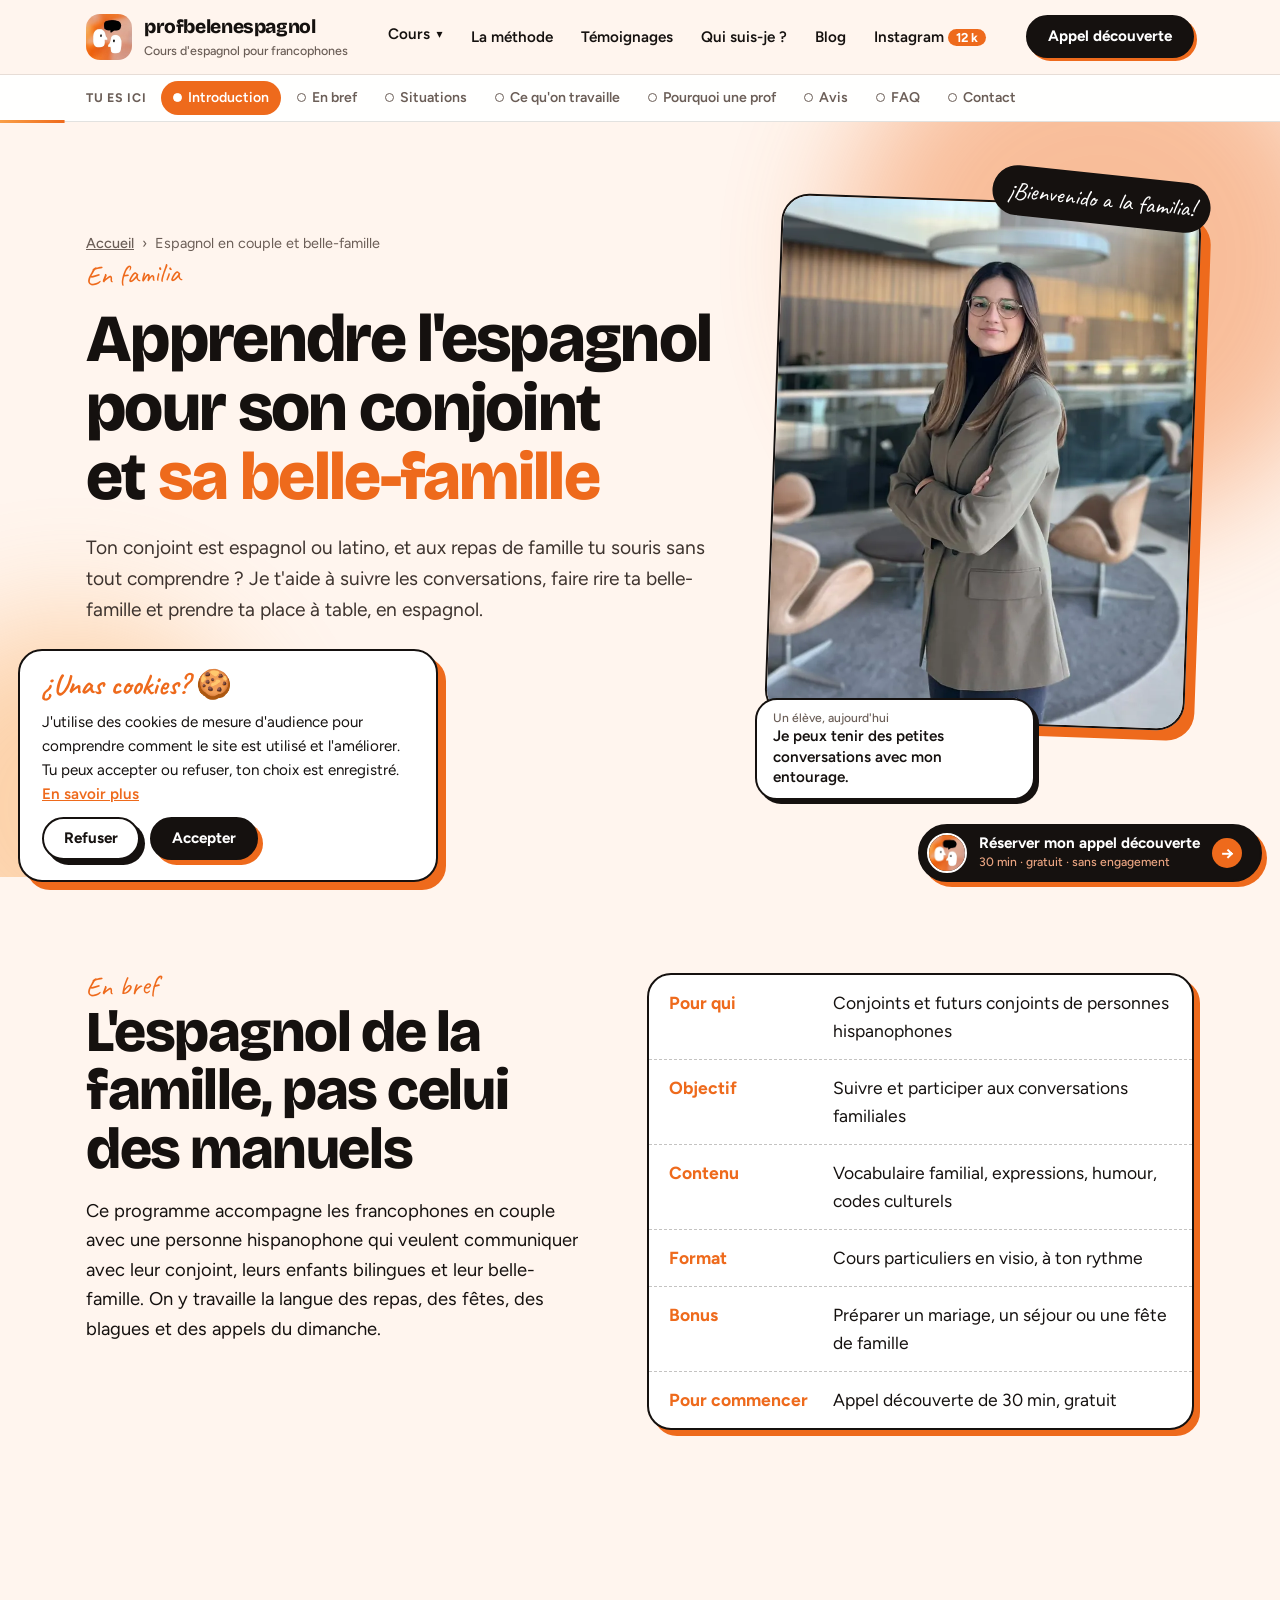
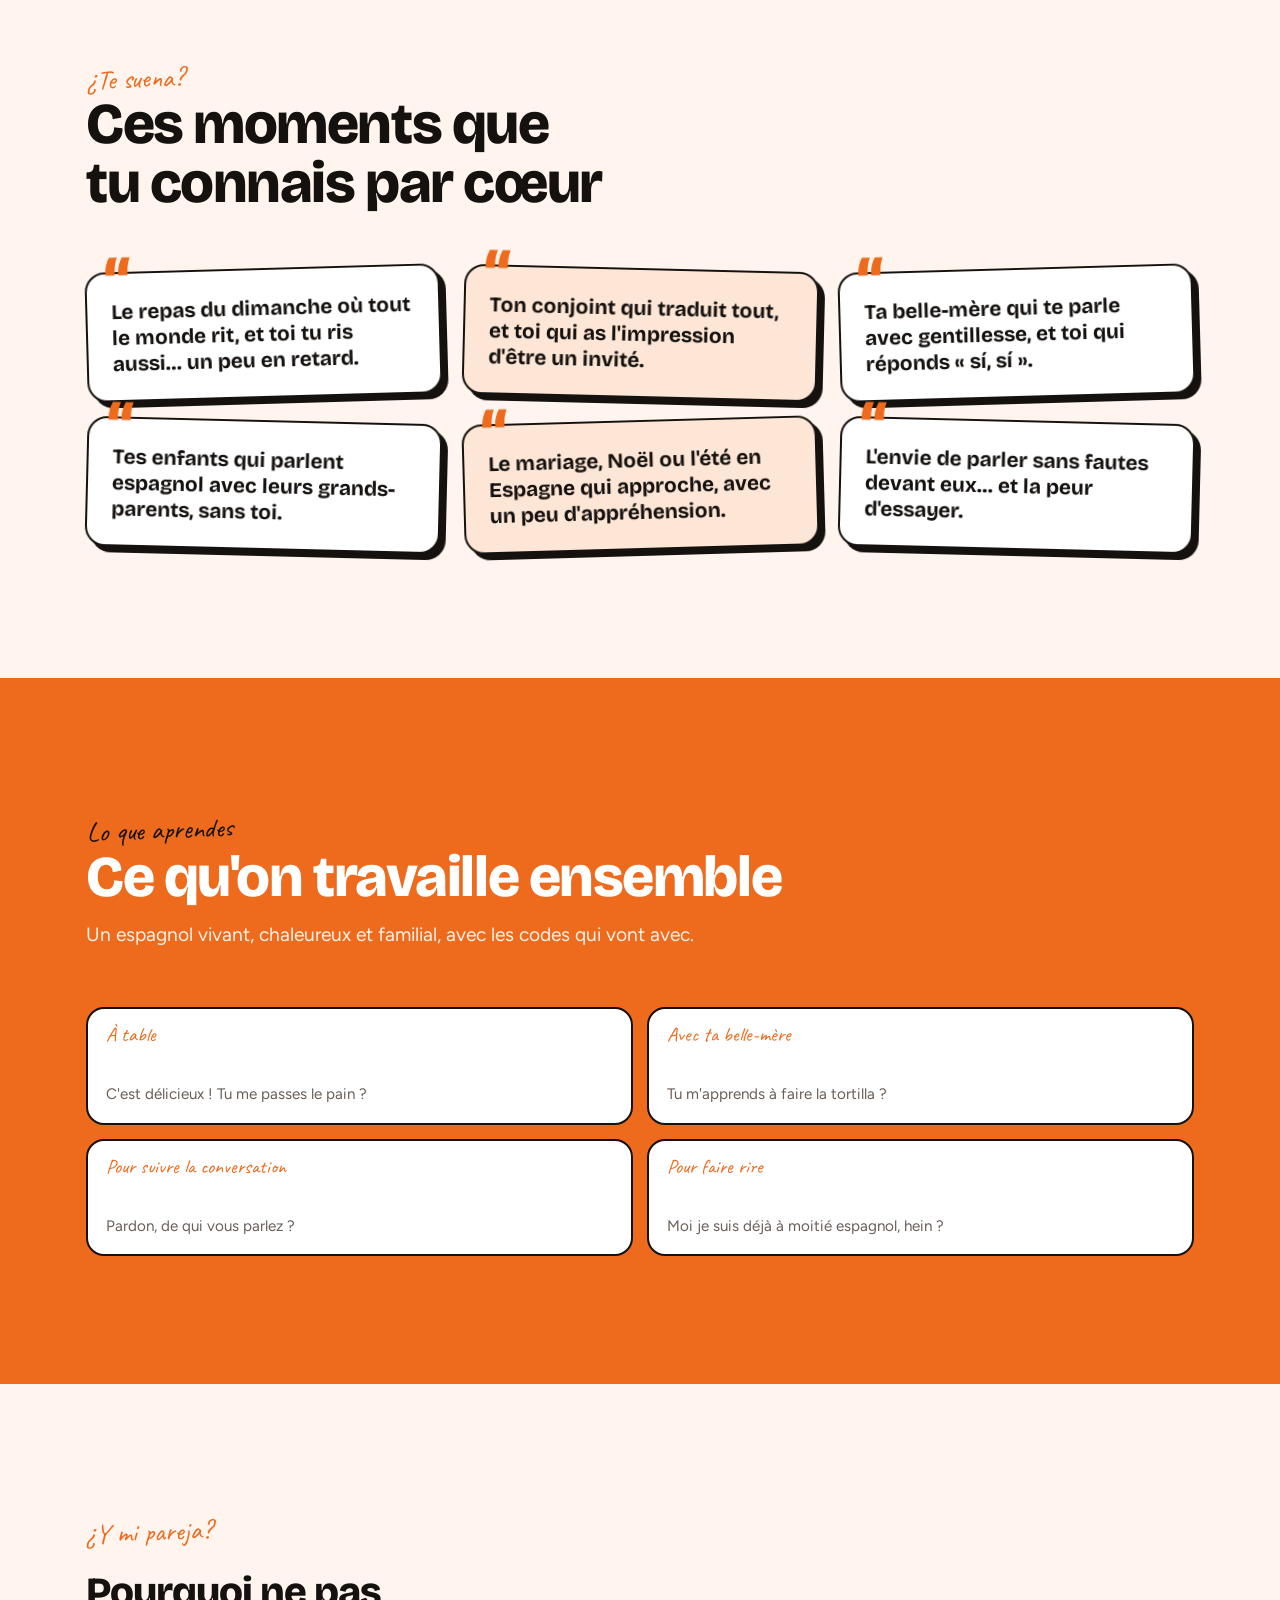
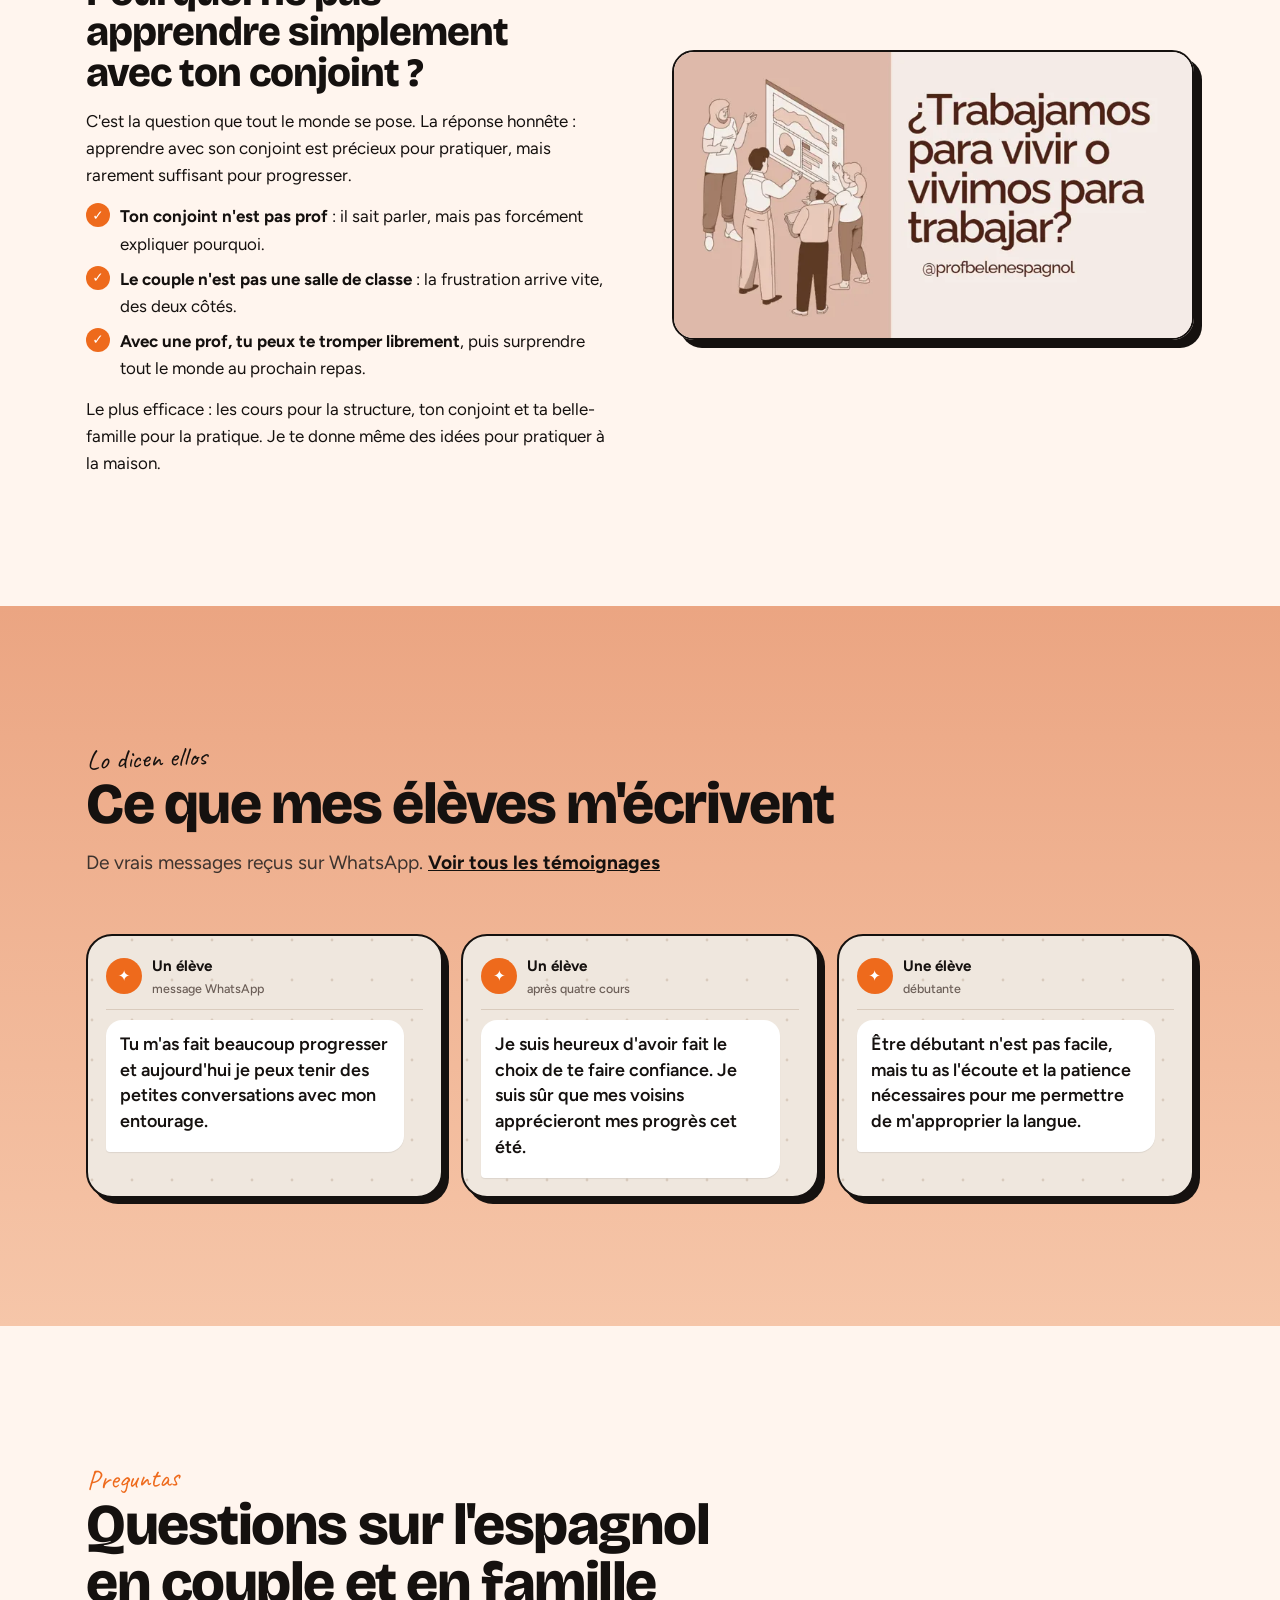
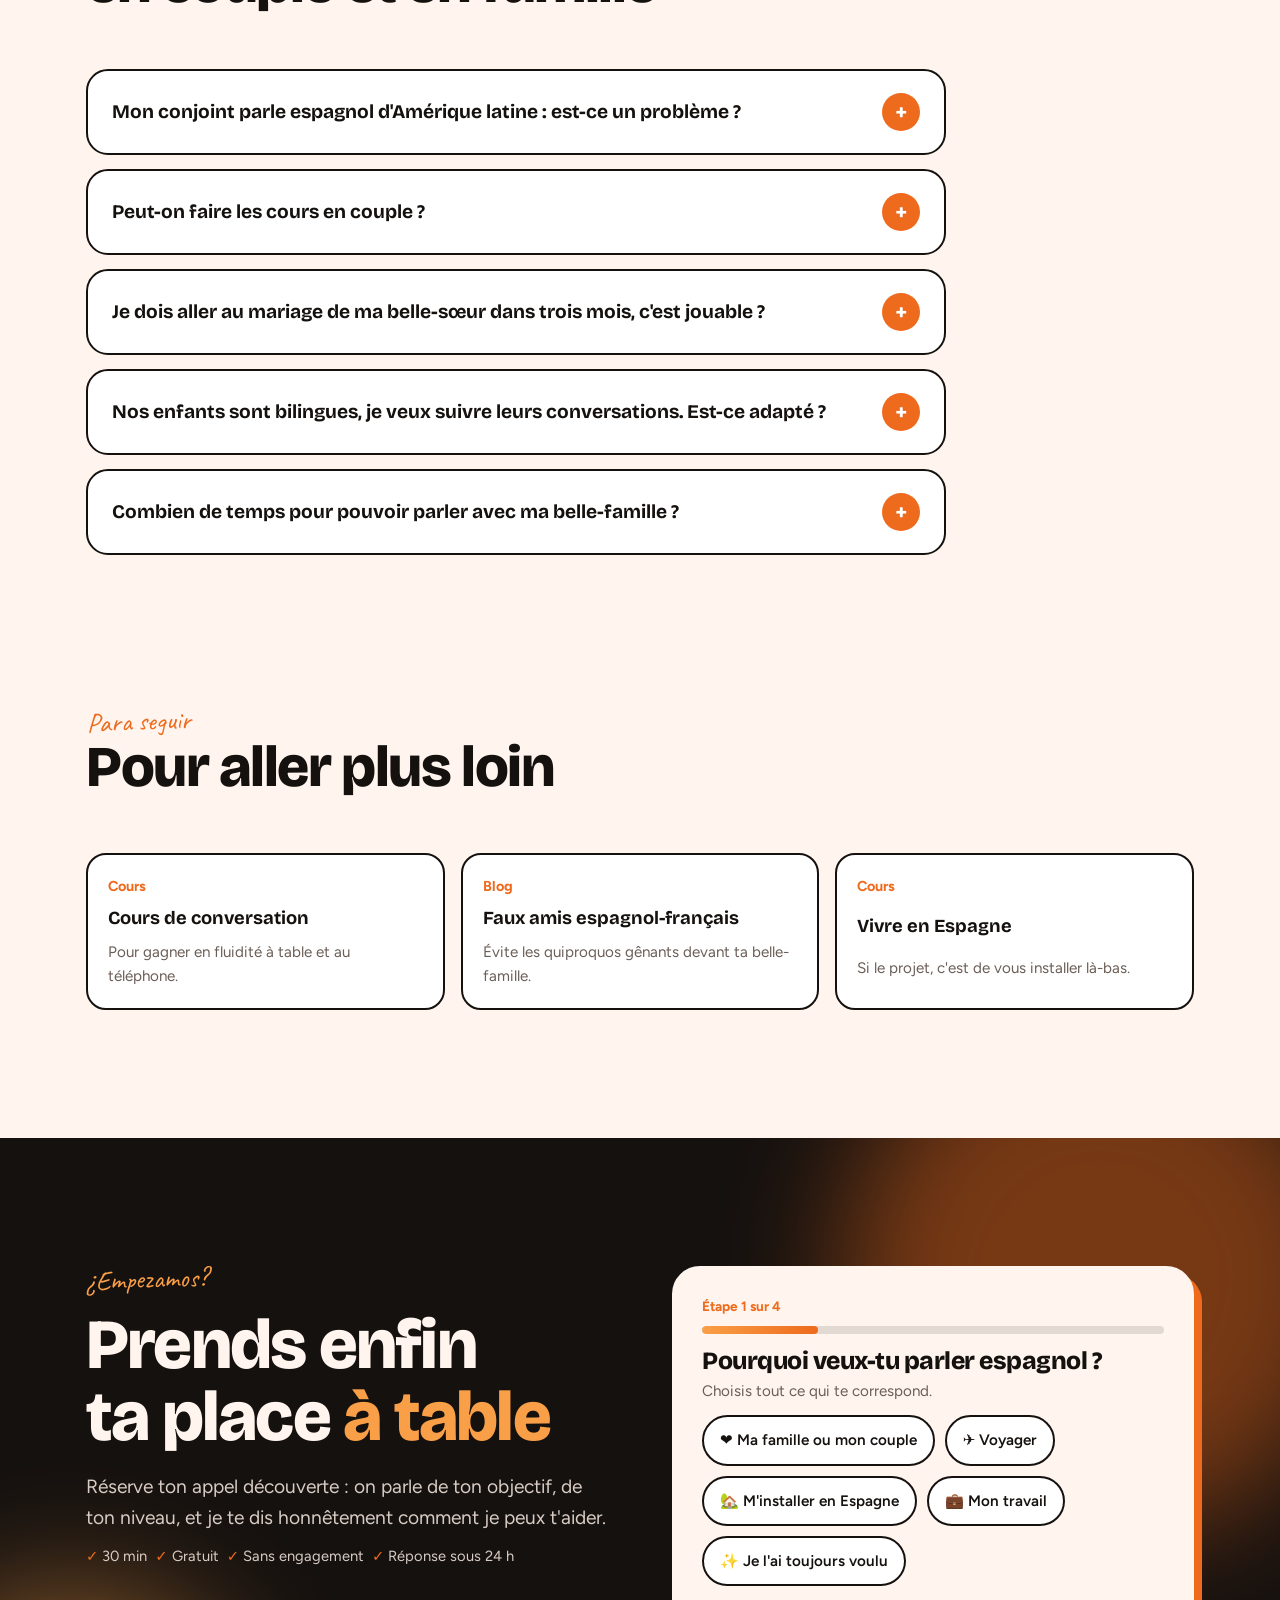
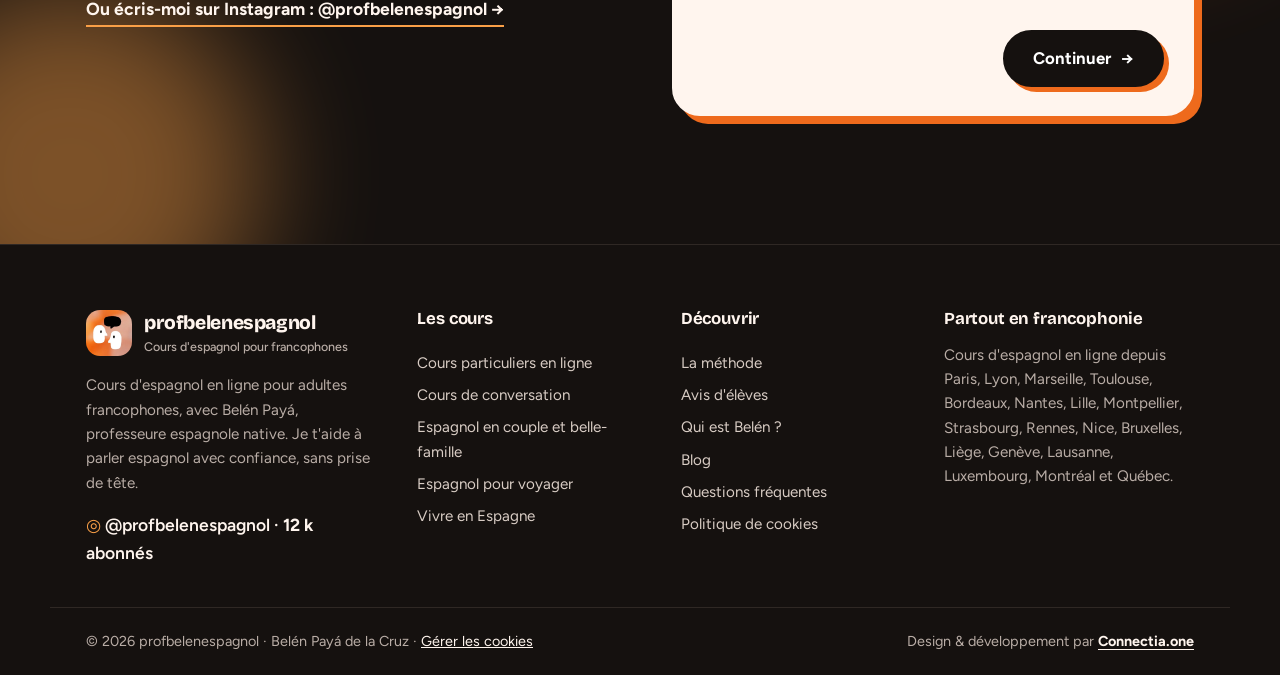
<file: espagnol-couple-belle-famille/index.html>
<!DOCTYPE html>
<html lang="fr">
<head>
<meta charset="utf-8">
<!-- Consent Mode v2 : tout refusé par défaut (RGPD / CNIL) -->
<script>
  window.dataLayer = window.dataLayer || [];
  function gtag(){dataLayer.push(arguments);}
  gtag('consent', 'default', { ad_storage: 'denied', ad_user_data: 'denied', ad_personalization: 'denied', analytics_storage: 'denied', functionality_storage: 'granted', security_storage: 'granted', wait_for_update: 500 });
  try { var c = localStorage.getItem('pbe_consent'); if (c) gtag('consent', 'update', JSON.parse(c)); } catch (e) {}
</script>
<!-- Google Tag Manager -->
<script>(function(w,d,s,l,i){w[l]=w[l]||[];w[l].push({'gtm.start':
new Date().getTime(),event:'gtm.js'});var f=d.getElementsByTagName(s)[0],
j=d.createElement(s),dl=l!='dataLayer'?'&l='+l:'';j.async=true;j.src=
'https://www.googletagmanager.com/gtm.js?id='+i+dl;f.parentNode.insertBefore(j,f);
})(window,document,'script','dataLayer','GTM-5VKLF3NR');</script>
<!-- End Google Tag Manager -->
<meta name="viewport" content="width=device-width, initial-scale=1">
<!-- SEO:START -->
<title>Apprendre l&#x27;espagnol pour son conjoint et sa belle-famille</title>
<meta name="description" content="Ton conjoint est hispanophone ? Apprends l&#x27;espagnol pour parler avec ta belle-famille et suivre les repas de famille. Cours en ligne avec Belén.">
<meta name="robots" content="index, follow, max-image-preview:large, max-snippet:-1, max-video-preview:-1">
<meta name="author" content="Belén Payá de la Cruz">
<meta name="geo.region" content="FR">
<link rel="canonical" href="https://profbelenespagnol.fr/espagnol-couple-belle-famille/">
<link rel="alternate" hreflang="fr" href="https://profbelenespagnol.fr/espagnol-couple-belle-famille/">
<link rel="alternate" hreflang="fr-FR" href="https://profbelenespagnol.fr/espagnol-couple-belle-famille/">
<link rel="alternate" hreflang="fr-BE" href="https://profbelenespagnol.fr/espagnol-couple-belle-famille/">
<link rel="alternate" hreflang="fr-CH" href="https://profbelenespagnol.fr/espagnol-couple-belle-famille/">
<link rel="alternate" hreflang="fr-LU" href="https://profbelenespagnol.fr/espagnol-couple-belle-famille/">
<link rel="alternate" hreflang="fr-CA" href="https://profbelenespagnol.fr/espagnol-couple-belle-famille/">
<link rel="alternate" hreflang="x-default" href="https://profbelenespagnol.fr/espagnol-couple-belle-famille/">
<link rel="alternate" type="text/plain" title="Résumé pour les IA (llms.txt)" href="/llms.txt">
<link rel="sitemap" type="application/xml" href="/sitemap.xml">
<meta property="og:type" content="website">
<meta property="og:locale" content="fr_FR">
<meta property="og:locale:alternate" content="fr_BE">
<meta property="og:locale:alternate" content="fr_CH">
<meta property="og:locale:alternate" content="fr_CA">
<meta property="og:site_name" content="profbelenespagnol · Belén Payá">
<meta property="og:url" content="https://profbelenespagnol.fr/espagnol-couple-belle-famille/">
<meta property="og:title" content="Apprendre l&#x27;espagnol pour son conjoint et sa belle-famille">
<meta property="og:description" content="Ton conjoint est hispanophone ? Apprends l&#x27;espagnol pour parler avec ta belle-famille et suivre les repas de famille. Cours en ligne avec Belén.">
<meta property="og:image" content="https://profbelenespagnol.fr/img/og-espagnol-couple-belle-famille.jpg">
<meta property="og:image:secure_url" content="https://profbelenespagnol.fr/img/og-espagnol-couple-belle-famille.jpg">
<meta property="og:image:type" content="image/jpeg">
<meta property="og:image:width" content="1200">
<meta property="og:image:height" content="630">
<meta property="og:image:alt" content="Apprendre l&#x27;espagnol pour son conjoint et sa belle-famille">
<meta property="og:see_also" content="https://www.instagram.com/profbelenespagnol/">
<meta name="twitter:card" content="summary_large_image">
<meta name="twitter:title" content="Apprendre l&#x27;espagnol pour son conjoint et sa belle-famille">
<meta name="twitter:description" content="Ton conjoint est hispanophone ? Apprends l&#x27;espagnol pour parler avec ta belle-famille et suivre les repas de famille. Cours en ligne avec Belén.">
<meta name="twitter:image" content="https://profbelenespagnol.fr/img/og-espagnol-couple-belle-famille.jpg">
<meta name="twitter:image:alt" content="Apprendre l&#x27;espagnol pour son conjoint et sa belle-famille">
<link rel="icon" href="/favicon.ico" sizes="any">
<link rel="icon" type="image/png" sizes="32x32" href="/img/favicon-32.png">
<link rel="icon" type="image/png" sizes="16x16" href="/img/favicon-16.png">
<link rel="icon" type="image/png" sizes="96x96" href="/img/favicon-96.png">
<link rel="apple-touch-icon" sizes="180x180" href="/img/icon-180.png">
<meta name="theme-color" content="#EE6A1C">
<script type="application/ld+json">
{
 "@context": "https://schema.org",
 "@graph": [
  {
   "@type": "WebSite",
   "@id": "https://profbelenespagnol.fr/#website",
   "url": "https://profbelenespagnol.fr/",
   "name": "profbelenespagnol",
   "alternateName": [
    "Prof Belén Espagnol",
    "Belén Payá, cours d'espagnol"
   ],
   "inLanguage": "fr-FR",
   "publisher": {
    "@id": "https://profbelenespagnol.fr/#organisation"
   }
  },
  {
   "@type": [
    "EducationalOrganization",
    "ProfessionalService"
   ],
   "@id": "https://profbelenespagnol.fr/#organisation",
   "name": "profbelenespagnol",
   "alternateName": [
    "Prof Belén Espagnol",
    "Belén Payá, cours d'espagnol"
   ],
   "url": "https://profbelenespagnol.fr/",
   "logo": {
    "@type": "ImageObject",
    "@id": "https://profbelenespagnol.fr/#logo",
    "url": "https://profbelenespagnol.fr/img/icon-512.png",
    "width": 512,
    "height": 512,
    "caption": "profbelenespagnol"
   },
   "image": "https://profbelenespagnol.fr/img/og-cours-espagnol-en-ligne-francophones.jpg",
   "description": "Cours d'espagnol en ligne pour adultes francophones de France, Belgique, Suisse, Luxembourg et Canada, avec Belén Payá, professeure espagnole native.",
   "slogan": "Je t'aide à parler espagnol avec confiance, sans prise de tête.",
   "founder": {
    "@id": "https://profbelenespagnol.fr/#belen"
   },
   "employee": {
    "@id": "https://profbelenespagnol.fr/#belen"
   },
   "areaServed": [
    {
     "@type": "Country",
     "name": "France"
    },
    {
     "@type": "Country",
     "name": "Belgique"
    },
    {
     "@type": "Country",
     "name": "Suisse"
    },
    {
     "@type": "Country",
     "name": "Luxembourg"
    },
    {
     "@type": "Country",
     "name": "Canada"
    }
   ],
   "availableLanguage": [
    "fr",
    "es"
   ],
   "knowsLanguage": [
    "fr",
    "es"
   ],
   "priceRange": "€€",
   "contactPoint": {
    "@type": "ContactPoint",
    "contactType": "customer support",
    "url": "https://profbelenespagnol.fr/#contact",
    "availableLanguage": [
     "French",
     "Spanish"
    ],
    "areaServed": [
     "FR",
     "BE",
     "CH",
     "LU",
     "CA"
    ]
   },
   "hasOfferCatalog": {
    "@type": "OfferCatalog",
    "name": "Cours d'espagnol en ligne",
    "itemListElement": [
     {
      "@type": "Offer",
      "itemOffered": {
       "@type": "Service",
       "name": "Primeros pasos",
       "description": "Accompagnement pour débutants (A1–A2) : bases solides et conversation dès le premier jour.",
       "provider": {
        "@id": "https://profbelenespagnol.fr/#organisation"
       }
      }
     },
     {
      "@type": "Offer",
      "itemOffered": {
       "@type": "Service",
       "name": "Sobremesa",
       "description": "Accompagnement conversation (B1 et plus) pour débloquer l'oral et gagner en fluidité.",
       "provider": {
        "@id": "https://profbelenespagnol.fr/#organisation"
       }
      }
     },
     {
      "@type": "Offer",
      "itemOffered": {
       "@type": "Service",
       "name": "Appel découverte",
       "description": "Appel de 30 minutes, gratuit et sans engagement, pour définir ton objectif et ton niveau.",
       "provider": {
        "@id": "https://profbelenespagnol.fr/#organisation"
       }
      },
      "price": "0",
      "priceCurrency": "EUR"
     }
    ]
   },
   "sameAs": [
    "https://www.instagram.com/profbelenespagnol/"
   ]
  },
  {
   "@type": "Person",
   "@id": "https://profbelenespagnol.fr/#belen",
   "name": "Belén Payá de la Cruz",
   "alternateName": [
    "Belén Payá",
    "Prof Belén Espagnol",
    "profbelenespagnol"
   ],
   "jobTitle": "Professeure d'espagnol pour adultes francophones",
   "description": "Professeure espagnole native, créatrice de profbelenespagnol, spécialisée dans l'accompagnement des adultes francophones qui veulent débloquer l'oral en espagnol.",
   "image": "https://profbelenespagnol.fr/img/belen-paya-portrait.webp",
   "url": "https://profbelenespagnol.fr/",
   "nationality": {
    "@type": "Country",
    "name": "Espagne"
   },
   "affiliation": [
    {
     "@type": "CollegeOrUniversity",
     "name": "Universidad de Alicante"
    }
   ],
   "knowsLanguage": [
    {
     "@type": "Language",
     "name": "Espagnol",
     "alternateName": "es"
    },
    {
     "@type": "Language",
     "name": "Français",
     "alternateName": "fr"
    },
    {
     "@type": "Language",
     "name": "Anglais",
     "alternateName": "en"
    }
   ],
   "knowsAbout": [
    "Enseignement de l'espagnol langue étrangère (ELE)",
    "Espagnol pour francophones",
    "Conversation en espagnol",
    "Linguistique appliquée",
    "Espagnol pour voyager",
    "Espagnol en famille"
   ],
   "worksFor": {
    "@id": "https://profbelenespagnol.fr/#organisation"
   },
   "sameAs": [
    "https://www.instagram.com/profbelenespagnol/"
   ]
  },
  {
   "@type": "WebPage",
   "@id": "https://profbelenespagnol.fr/espagnol-couple-belle-famille/#webpage",
   "url": "https://profbelenespagnol.fr/espagnol-couple-belle-famille/",
   "name": "Apprendre l'espagnol pour son conjoint et sa belle-famille",
   "description": "Ton conjoint est hispanophone ? Apprends l'espagnol pour parler avec ta belle-famille et suivre les repas de famille. Cours en ligne avec Belén.",
   "inLanguage": "fr-FR",
   "isPartOf": {
    "@id": "https://profbelenespagnol.fr/#website"
   },
   "about": {
    "@id": "https://profbelenespagnol.fr/#organisation"
   },
   "author": {
    "@id": "https://profbelenespagnol.fr/#belen"
   },
   "publisher": {
    "@id": "https://profbelenespagnol.fr/#organisation"
   },
   "primaryImageOfPage": {
    "@type": "ImageObject",
    "url": "https://profbelenespagnol.fr/img/og-espagnol-couple-belle-famille.jpg",
    "width": 1200,
    "height": 630
   },
   "datePublished": "2026-11-16T10:00:00+01:00",
   "dateModified": "2026-11-16T10:00:00+01:00",
   "keywords": "apprendre l'espagnol pour son conjoint, parler espagnol avec sa belle-famille, conjoint espagnol, espagnol en couple",
   "speakable": {
    "@type": "SpeakableSpecification",
    "cssSelector": [
     "#en-bref",
     "#faq"
    ]
   },
   "breadcrumb": {
    "@id": "https://profbelenespagnol.fr/espagnol-couple-belle-famille/#breadcrumb"
   }
  },
  {
   "@type": "BreadcrumbList",
   "@id": "https://profbelenespagnol.fr/espagnol-couple-belle-famille/#breadcrumb",
   "itemListElement": [
    {
     "@type": "ListItem",
     "position": 1,
     "name": "Accueil",
     "item": "https://profbelenespagnol.fr/"
    },
    {
     "@type": "ListItem",
     "position": 2,
     "name": "Espagnol en couple et belle-famille",
     "item": "https://profbelenespagnol.fr/espagnol-couple-belle-famille/"
    }
   ]
  },
  {
   "@type": "Course",
   "@id": "https://profbelenespagnol.fr/espagnol-couple-belle-famille/#cours",
   "name": "Espagnol en couple et en famille",
   "description": "Cours d'espagnol en ligne pour les francophones en couple avec une personne hispanophone : langue familiale, expressions, humour et codes culturels.",
   "inLanguage": "es",
   "availableLanguage": [
    "fr",
    "es"
   ],
   "educationalLevel": "Débutant à avancé (A1 à C1)",
   "teaches": [
    "Expression orale en espagnol",
    "Compréhension orale",
    "Vocabulaire du quotidien",
    "Espagnol pour voyager",
    "Espagnol en famille"
   ],
   "audience": {
    "@type": "EducationalAudience",
    "audienceType": "Adultes francophones"
   },
   "provider": {
    "@id": "https://profbelenespagnol.fr/#organisation"
   },
   "image": "https://profbelenespagnol.fr/img/og-espagnol-couple-belle-famille.jpg",
   "offers": [
    {
     "@type": "Offer",
     "category": "Paid",
     "availability": "https://schema.org/InStock",
     "url": "https://profbelenespagnol.fr/#contact"
    }
   ],
   "hasCourseInstance": [
    {
     "@type": "CourseInstance",
     "name": "Primeros pasos (Débutant (A1–A2))",
     "courseMode": "Online",
     "courseWorkload": "PT1H",
     "inLanguage": "es",
     "instructor": {
      "@id": "https://profbelenespagnol.fr/#belen"
     },
     "location": {
      "@type": "VirtualLocation",
      "url": "https://profbelenespagnol.fr/#contact"
     }
    },
    {
     "@type": "CourseInstance",
     "name": "Sobremesa (Intermédiaire et avancé (B1 et plus))",
     "courseMode": "Online",
     "courseWorkload": "PT1H",
     "inLanguage": "es",
     "instructor": {
      "@id": "https://profbelenespagnol.fr/#belen"
     },
     "location": {
      "@type": "VirtualLocation",
      "url": "https://profbelenespagnol.fr/#contact"
     }
    }
   ]
  },
  {
   "@type": "FAQPage",
   "@id": "https://profbelenespagnol.fr/espagnol-couple-belle-famille/#faq",
   "isPartOf": {
    "@id": "https://profbelenespagnol.fr/espagnol-couple-belle-famille/#webpage"
   },
   "mainEntity": [
    {
     "@type": "Question",
     "name": "Mon conjoint parle espagnol d'Amérique latine : est-ce un problème ?",
     "acceptedAnswer": {
      "@type": "Answer",
      "text": "Non. Belén enseigne l'espagnol d'Espagne et explique les différences de vocabulaire et d'accent avec l'Amérique latine, pour que tu comprennes ta belle-famille quel que soit son pays."
     }
    },
    {
     "@type": "Question",
     "name": "Peut-on faire les cours en couple ?",
     "acceptedAnswer": {
      "@type": "Answer",
      "text": "Les cours sont individuels pour que tu aies tout le temps de parole. Ton conjoint peut en revanche t'aider à pratiquer entre les séances, avec les idées que Belén te donne."
     }
    },
    {
     "@type": "Question",
     "name": "Je dois aller au mariage de ma belle-sœur dans trois mois, c'est jouable ?",
     "acceptedAnswer": {
      "@type": "Answer",
      "text": "Oui, avec un objectif ciblé : saluer, te présenter, porter un toast, suivre les échanges simples. On construit un programme court centré sur l'événement."
     }
    },
    {
     "@type": "Question",
     "name": "Nos enfants sont bilingues, je veux suivre leurs conversations. Est-ce adapté ?",
     "acceptedAnswer": {
      "@type": "Answer",
      "text": "Tout à fait. On travaille le vocabulaire du quotidien des enfants et l'espagnol familier pour que tu participes à la vie de la famille dans les deux langues."
     }
    },
    {
     "@type": "Question",
     "name": "Combien de temps pour pouvoir parler avec ma belle-famille ?",
     "acceptedAnswer": {
      "@type": "Answer",
      "text": "En quelques semaines, tu peux tenir des échanges simples. Pour suivre une conversation de table animée, compte plutôt quelques mois de pratique régulière."
     }
    }
   ]
  }
 ]
}
</script>
<!-- SEO:END -->
<link rel="preconnect" href="https://fonts.googleapis.com">
<link rel="preconnect" href="https://fonts.gstatic.com" crossorigin>
<link href="https://fonts.googleapis.com/css2?family=Bricolage+Grotesque:opsz,wght@12..96,500;12..96,700;12..96,800&family=Caveat:wght@600;700&family=Figtree:wght@400;500;600;700&display=swap" rel="stylesheet">
<link rel="stylesheet" href="../css/site.css">
</head>
<body>
<!-- Google Tag Manager (noscript) -->
<noscript><iframe src="https://www.googletagmanager.com/ns.html?id=GTM-5VKLF3NR" height="0" width="0" style="display:none;visibility:hidden"></iframe></noscript>
<!-- End Google Tag Manager (noscript) -->
<div class="progress" aria-hidden="true"></div>
<a class="skip" href="#main">Aller au contenu</a>
<header id="top">
  <nav class="wrap nav" aria-label="Navigation principale">
    <a class="brand" href="../"><img src="../img/logo-profbelenespagnol.webp" alt="Logo profbelenespagnol : deux visages qui discutent" width="46" height="46"><span><b>profbelenespagnol</b><small>Cours d'espagnol pour francophones</small></span></a>
    <ul id="menu">
      <li class="has-sub"><button type="button" class="sub-toggle" aria-expanded="false" aria-controls="submenu-cours" aria-current="true">Cours</button>
        <ul class="submenu" id="submenu-cours">
          <li><a href="../cours-particuliers-espagnol-en-ligne/"><b>Cours particuliers en ligne</b><small>En visio, 100 % sur mesure</small></a></li>
          <li><a href="../cours-conversation-espagnol/"><b>Cours de conversation</b><small>Pour débloquer l'oral</small></a></li>
          <li><a href="../espagnol-couple-belle-famille/" aria-current="page"><b>Espagnol en couple et belle-famille</b><small>Parler avec ceux que tu aimes</small></a></li>
          <li><a href="../espagnol-pour-voyager/"><b>Espagnol pour voyager</b><small>Te débrouiller sans traducteur</small></a></li>
          <li><a href="../espagnol-pour-vivre-en-espagne/"><b>Vivre en Espagne</b><small>Installation, retraite, quotidien</small></a></li>
        </ul>
      </li>
      <li><a href="../#methode">La méthode</a></li>
      <li><a href="../#temoignages">Témoignages</a></li>
      <li><a href="../#belen">Qui suis-je ?</a></li>
      <li><a href="../blog/">Blog</a></li>
      <li><a class="nav-ig" href="../#instagram">Instagram <b class="ig-count">12 k</b></a></li>
    </ul>
    <a class="btn btn-main" href="#contact">Appel découverte</a>
    <button class="burger" id="burger" aria-expanded="false" aria-controls="menu">Menu</button>
  </nav>
</header>
<div class="chapters" aria-label="Sections de la page">
  <div class="wrap ch-inner"><span class="ch-here">Tu es ici</span><nav class="ch-list"><a href="#intro" data-label="Introduction">Introduction</a><a href="#en-bref" data-label="En bref">En bref</a><a href="#situations" data-label="Situations">Situations</a><a href="#ce-quon-travaille" data-label="Ce qu&#x27;on travaille">Ce qu&#x27;on travaille</a><a href="#pourquoi-une-prof" data-label="Pourquoi une prof">Pourquoi une prof</a><a href="#temoignages" data-label="Avis">Avis</a><a href="#faq" data-label="FAQ">FAQ</a><a href="#contact" data-label="Contact">Contact</a></nav></div>
  <div class="ch-track" aria-hidden="true"><i class="ch-fill"></i></div>
</div>
<main id="main">
<section class="page-hero" id="intro">
  <div class="blob b1"></div><div class="blob b2"></div>
  <div class="wrap ph-grid">
    <div>
      <nav class="crumbs" aria-label="Fil d'Ariane"><a href="../">Accueil</a> <span aria-hidden="true">›</span> <span aria-current="page">Espagnol en couple et belle-famille</span></nav>
      <span class="eyebrow">En familia</span>
      <h1>Apprendre l'espagnol pour son conjoint et <em>sa belle-famille</em></h1>
      <p class="lead">Ton conjoint est espagnol ou latino, et aux repas de famille tu souris sans tout comprendre ? Je t'aide à suivre les conversations, faire rire ta belle-famille et prendre ta place à table, en espagnol.</p>
      <a class="btn btn-main" href="#contact">Réserver mon appel découverte <span class="arrow">→</span></a>
      <div class="micro"><span>30 min</span><span>Gratuit</span><span>Sans engagement</span></div>
    </div>
    <div class="ph-visual">
      <img src="../img/belen-paya-portrait.webp" alt="Belén Payá, professeure d'espagnol pour couples franco-espagnols" width="720" height="900" fetchpriority="high">
      <span class="sticker">¡Bienvenido a la familia!</span>
      <div class="chat"><small>Un élève, aujourd'hui</small>Je peux tenir des petites conversations avec mon entourage.</div>
    </div>
  </div>
</section>
<section id="en-bref" class="bref" aria-labelledby="bref-t">
  <div class="wrap bref-grid">
    <div class="reveal"><span class="eyebrow">En bref</span><h2 id="bref-t">L'espagnol de la famille, pas celui des manuels</h2><p class="bref-def">Ce programme accompagne les francophones en couple avec une personne hispanophone qui veulent communiquer avec leur conjoint, leurs enfants bilingues et leur belle-famille. On y travaille la langue des repas, des fêtes, des blagues et des appels du dimanche.</p></div>
    <dl class="facts reveal"><div><dt>Pour qui</dt><dd>Conjoints et futurs conjoints de personnes hispanophones</dd></div><div><dt>Objectif</dt><dd>Suivre et participer aux conversations familiales</dd></div><div><dt>Contenu</dt><dd>Vocabulaire familial, expressions, humour, codes culturels</dd></div><div><dt>Format</dt><dd>Cours particuliers en visio, à ton rythme</dd></div><div><dt>Bonus</dt><dd>Préparer un mariage, un séjour ou une fête de famille</dd></div><div><dt>Pour commencer</dt><dd>Appel découverte de 30 min, gratuit</dd></div></dl>
  </div>
</section>
<section id="situations">
  <div class="wrap">
    <div class="head reveal"><span class="eyebrow">¿Te suena?</span><h2>Ces moments que tu connais par cœur</h2></div>
    <div class="notes">
      <div class="note reveal">Le repas du dimanche où tout le monde rit, et toi tu ris aussi… un peu en retard.</div>
      <div class="note reveal">Ton conjoint qui traduit tout, et toi qui as l'impression d'être un invité.</div>
      <div class="note reveal">Ta belle-mère qui te parle avec gentillesse, et toi qui réponds « sí, sí ».</div>
      <div class="note reveal">Tes enfants qui parlent espagnol avec leurs grands-parents, sans toi.</div>
      <div class="note reveal">Le mariage, Noël ou l'été en Espagne qui approche, avec un peu d'appréhension.</div>
      <div class="note reveal">L'envie de parler sans fautes devant eux… et la peur d'essayer.</div>
    </div>
  </div>
</section>
<section id="ce-quon-travaille" class="orange">
  <div class="wrap">
    <div class="head reveal"><span class="eyebrow">Lo que aprendes</span><h2>Ce qu'on travaille ensemble</h2><p class="lead">Un espagnol vivant, chaleureux et familial, avec les codes qui vont avec.</p></div>
    <div class="phrases">
      <div class="phrase reveal"><span class="ctx">À table</span><span class="es">¡Qué rico está! ¿Me pasas el pan?</span><span class="fr">C'est délicieux ! Tu me passes le pain ?</span></div>
      <div class="phrase reveal"><span class="ctx">Avec ta belle-mère</span><span class="es">¿Me enseñas a hacer la tortilla?</span><span class="fr">Tu m'apprends à faire la tortilla ?</span></div>
      <div class="phrase reveal"><span class="ctx">Pour suivre la conversation</span><span class="es">Perdona, ¿de quién estáis hablando?</span><span class="fr">Pardon, de qui vous parlez ?</span></div>
      <div class="phrase reveal"><span class="ctx">Pour faire rire</span><span class="es">Yo ya soy medio español, ¿eh?</span><span class="fr">Moi je suis déjà à moitié espagnol, hein ?</span></div>
    </div>
  </div>
</section>
<section id="pourquoi-une-prof">
  <div class="wrap split">
    <div class="prose reveal">
      <span class="eyebrow">¿Y mi pareja?</span>
      <h2>Pourquoi ne pas apprendre simplement avec ton conjoint ?</h2>
      <p>C'est la question que tout le monde se pose. La réponse honnête : apprendre avec son conjoint est précieux pour pratiquer, mais rarement suffisant pour progresser.</p>
      <ul class="checks">
        <li><b>Ton conjoint n'est pas prof</b> : il sait parler, mais pas forcément expliquer pourquoi.</li>
        <li><b>Le couple n'est pas une salle de classe</b> : la frustration arrive vite, des deux côtés.</li>
        <li><b>Avec une prof, tu peux te tromper librement</b>, puis surprendre tout le monde au prochain repas.</li>
      </ul>
      <p>Le plus efficace : les cours pour la structure, ton conjoint et ta belle-famille pour la pratique. Je te donne même des idées pour pratiquer à la maison.</p>
    </div>
    <img class="reveal" src="../img/support-cours-conversation-travail-espagnol.webp" alt="Support de conversation en espagnol utilisé en cours particulier" width="720" height="397" loading="lazy">
  </div>
</section>
<section class="peach" id="temoignages">
  <div class="wrap">
    <div class="head reveal"><span class="eyebrow" style="color:var(--tinta)">Lo dicen ellos</span><h2>Ce que mes élèves m'écrivent</h2><p class="lead" style="color:#3d332e">De vrais messages reçus sur WhatsApp. <a href="../#temoignages" style="color:var(--tinta);font-weight:700">Voir tous les témoignages</a></p></div>
    <div class="quotes"><article class="wa"><div class="wa-top"><span class="av">✦</span><div>Un élève<small>message WhatsApp</small></div></div><p class="bubble big">Tu m'as fait beaucoup progresser et aujourd'hui je peux tenir des petites conversations avec mon entourage.</p></article><article class="wa"><div class="wa-top"><span class="av">✦</span><div>Un élève<small>après quatre cours</small></div></div><p class="bubble big">Je suis heureux d'avoir fait le choix de te faire confiance. Je suis sûr que mes voisins apprécieront mes progrès cet été.</p></article><article class="wa"><div class="wa-top"><span class="av">✦</span><div>Une élève<small>débutante</small></div></div><p class="bubble big">Être débutant n'est pas facile, mais tu as l'écoute et la patience nécessaires pour me permettre de m'approprier la langue.</p></article></div>
  </div>
</section>
<section id="faq">
  <div class="wrap">
    <div class="head reveal"><span class="eyebrow">Preguntas</span><h2>Questions sur l'espagnol en couple et en famille</h2></div>
    <div class="faq">
      <details><summary>Mon conjoint parle espagnol d'Amérique latine : est-ce un problème ?</summary><p>Non. Belén enseigne l'espagnol d'Espagne et explique les différences de vocabulaire et d'accent avec l'Amérique latine, pour que tu comprennes ta belle-famille quel que soit son pays.</p></details>
      <details><summary>Peut-on faire les cours en couple ?</summary><p>Les cours sont individuels pour que tu aies tout le temps de parole. Ton conjoint peut en revanche t'aider à pratiquer entre les séances, avec les idées que Belén te donne.</p></details>
      <details><summary>Je dois aller au mariage de ma belle-sœur dans trois mois, c'est jouable ?</summary><p>Oui, avec un objectif ciblé : saluer, te présenter, porter un toast, suivre les échanges simples. On construit un programme court centré sur l'événement.</p></details>
      <details><summary>Nos enfants sont bilingues, je veux suivre leurs conversations. Est-ce adapté ?</summary><p>Tout à fait. On travaille le vocabulaire du quotidien des enfants et l'espagnol familier pour que tu participes à la vie de la famille dans les deux langues.</p></details>
      <details><summary>Combien de temps pour pouvoir parler avec ma belle-famille ?</summary><p>En quelques semaines, tu peux tenir des échanges simples. Pour suivre une conversation de table animée, compte plutôt quelques mois de pratique régulière.</p></details>
    </div>
  </div>
</section>
<section id="aller-plus-loin" style="padding-top:0">
  <div class="wrap">
    <div class="head reveal"><span class="eyebrow">Para seguir</span><h2>Pour aller plus loin</h2></div>
    <div class="related"><a href="../cours-conversation-espagnol/"><em>Cours</em><b>Cours de conversation</b><span>Pour gagner en fluidité à table et au téléphone.</span></a><a href="../blog/faux-amis-espagnol-francais/"><em>Blog</em><b>Faux amis espagnol-français</b><span>Évite les quiproquos gênants devant ta belle-famille.</span></a><a href="../espagnol-pour-vivre-en-espagne/"><em>Cours</em><b>Vivre en Espagne</b><span>Si le projet, c'est de vous installer là-bas.</span></a></div>
  </div>
</section>
<section class="final" id="contact" aria-labelledby="contact-t">
  <div class="blob b1"></div><div class="blob b2"></div>
  <div class="wrap final-grid">
    <div class="reveal">
      <span class="eyebrow" style="color:var(--mandarina)">¿Empezamos?</span>
      <h2 id="contact-t" style="margin-top:14px">Prends enfin ta place <em>à table</em></h2>
      <p class="lead">Réserve ton appel découverte : on parle de ton objectif, de ton niveau, et je te dis honnêtement comment je peux t'aider.</p>
      <div class="micro"><span>30 min</span><span>Gratuit</span><span>Sans engagement</span><span>Réponse sous 24 h</span></div>
      <a class="insta" href="https://www.instagram.com/profbelenespagnol/" rel="me noopener">Ou écris-moi sur Instagram : @profbelenespagnol →</a>
    </div>
    <form id="form" class="wizard reveal" action="https://formspree.io/f/mkjrjbyp" method="POST" novalidate>
      <input type="hidden" name="_subject" value="Nouvelle demande d'appel découverte · profbelenespagnol">
      <input type="hidden" name="_language" value="fr">
      <input type="text" name="_gotcha" tabindex="-1" autocomplete="off" class="hp" aria-hidden="true">
      <div class="wz-top">
        <span class="wz-count" id="wzCount">Étape 1 sur 4</span>
        <div class="wz-bar" aria-hidden="true"><i id="wzBar"></i></div>
      </div>

      <fieldset class="wz-step active" data-step="1">
        <legend>Pourquoi veux-tu parler espagnol ?</legend>
        <p class="wz-hint">Choisis tout ce qui te correspond.</p>
        <div class="chips">
          <label class="chip"><input type="checkbox" name="motivation" value="Famille ou couple"><span>❤️ Ma famille ou mon couple</span></label>
          <label class="chip"><input type="checkbox" name="motivation" value="Voyager"><span>✈️ Voyager</span></label>
          <label class="chip"><input type="checkbox" name="motivation" value="S'installer en Espagne"><span>🏡 M'installer en Espagne</span></label>
          <label class="chip"><input type="checkbox" name="motivation" value="Travail"><span>💼 Mon travail</span></label>
          <label class="chip"><input type="checkbox" name="motivation" value="Toujours voulu"><span>✨ Je l'ai toujours voulu</span></label>
        </div>
      </fieldset>

      <fieldset class="wz-step" data-step="2">
        <legend>Où en es-tu aujourd'hui ?</legend>
        <div class="cards">
          <label class="pick"><input type="radio" name="niveau" value="Je pars de zéro"><span><b>Je pars de zéro</b>Ou j'ai tout oublié depuis le collège</span></label>
          <label class="pick"><input type="radio" name="niveau" value="Je connais des mots"><span><b>Je connais des mots</b>Mais je ne fais pas de phrases</span></label>
          <label class="pick"><input type="radio" name="niveau" value="Je comprends mais je bloque à l'oral"><span><b>Je comprends, mais je bloque</b>Les mots ne sortent pas</span></label>
          <label class="pick"><input type="radio" name="niveau" value="Je me débrouille, je veux être fluide"><span><b>Je me débrouille</b>Je veux être plus fluide</span></label>
        </div>
      </fieldset>

      <fieldset class="wz-step" data-step="3">
        <legend>Quand es-tu disponible pour l'appel ?</legend>
        <div class="chips">
          <label class="chip"><input type="checkbox" name="disponibilites" value="Matin"><span>☀️ Le matin</span></label>
          <label class="chip"><input type="checkbox" name="disponibilites" value="Midi"><span>🥗 Le midi</span></label>
          <label class="chip"><input type="checkbox" name="disponibilites" value="Après-midi"><span>☕ L'après-midi</span></label>
          <label class="chip"><input type="checkbox" name="disponibilites" value="Soir"><span>🌙 Le soir</span></label>
          <label class="chip"><input type="checkbox" name="disponibilites" value="Week-end"><span>🎉 Le week-end</span></label>
        </div>
        <label for="f-pays" style="margin-top:12px">Tu habites…
          <select id="f-pays" name="pays"><option>France</option><option>Belgique</option><option>Suisse</option><option>Luxembourg</option><option>Canada</option><option>Espagne</option><option>Autre</option></select>
        </label>
      </fieldset>

      <fieldset class="wz-step" data-step="4">
        <legend>Dernière étape : comment te joindre ?</legend>
        <div class="two">
          <label for="f-name">Prénom<input id="f-name" name="prenom" autocomplete="given-name" required></label>
          <label for="f-email">E-mail<input id="f-email" name="email" type="email" autocomplete="email" required></label>
        </div>
        <label for="f-tel">Téléphone ou WhatsApp <small>(facultatif)</small><input id="f-tel" name="telephone" type="tel" autocomplete="tel"></label>
        <label for="f-msg">Un petit mot <small>(facultatif)</small><textarea id="f-msg" name="message" placeholder="Ton projet, ce qui te bloque…"></textarea></label>
        <label class="consent"><input type="checkbox" name="consentement" value="oui" required id="f-ok"><span>J'accepte que Belén utilise ces informations pour me recontacter au sujet de mes cours.</span></label>
      </fieldset>

      <div class="wz-done" id="wzDone" hidden role="status">
        <p class="hand" style="font-size:2.8rem;color:var(--orange);line-height:1">¡Muchas gracias!</p>
        <h3>Merci, ta demande est bien envoyée.</h3>
        <p>Belén te contactera très bientôt pour fixer ton appel découverte. Pense à vérifier tes e-mails (et tes spams).</p>
        <p class="wz-done-ig">En attendant, viens dire hola sur <a href="https://www.instagram.com/profbelenespagnol/" rel="noopener">Instagram</a> 👋</p>
      </div>

      <p class="err" id="err" role="alert"></p>
      <div class="wz-nav" id="wzNav">
        <button type="button" class="btn btn-light" id="wzPrev" hidden>← Retour</button>
        <button type="button" class="btn btn-main" id="wzNext">Continuer <span class="arrow">→</span></button>
        <button type="submit" class="btn btn-main" id="wzSend" hidden>Envoyer ma demande <span class="arrow">→</span></button>
      </div>
    </form>
  </div>
</section>
</main>
<div class="cookies" id="cookies" role="dialog" aria-labelledby="ck-t" aria-describedby="ck-d" hidden>
  <p class="hand" id="ck-t">¿Unas cookies? 🍪</p>
  <p id="ck-d">J'utilise des cookies de mesure d'audience pour comprendre comment le site est utilisé et l'améliorer. Tu peux accepter ou refuser, ton choix est enregistré. <a href="../politique-cookies/">En savoir plus</a></p>
  <div class="ck-btns"><button type="button" class="btn btn-light" id="ckNo">Refuser</button><button type="button" class="btn btn-main" id="ckYes">Accepter</button></div>
</div>
<footer class="site-footer">
  <div class="wrap foot-grid">
    <div class="foot-brand">
      <a class="brand" href="../"><img src="../img/logo-profbelenespagnol.webp" alt="" width="46" height="46" loading="lazy"><span><b>profbelenespagnol</b><small>Cours d'espagnol pour francophones</small></span></a>
      <p>Cours d'espagnol en ligne pour adultes francophones, avec Belén Payá, professeure espagnole native. Je t'aide à parler espagnol avec confiance, sans prise de tête.</p>
      <a class="foot-ig" href="https://www.instagram.com/profbelenespagnol/" rel="me noopener"><span aria-hidden="true">◎</span> @profbelenespagnol · <b class="ig-count">12 k</b> abonnés</a>
    </div>
    <nav aria-label="Cours">
      <h3>Les cours</h3>
      <a href="../cours-particuliers-espagnol-en-ligne/">Cours particuliers en ligne</a>
      <a href="../cours-conversation-espagnol/">Cours de conversation</a>
      <a href="../espagnol-couple-belle-famille/" aria-current="page">Espagnol en couple et belle-famille</a>
      <a href="../espagnol-pour-voyager/">Espagnol pour voyager</a>
      <a href="../espagnol-pour-vivre-en-espagne/">Vivre en Espagne</a>
    </nav>
    <nav aria-label="Découvrir">
      <h3>Découvrir</h3>
      <a href="../#methode">La méthode</a>
      <a href="../#temoignages">Avis d'élèves</a>
      <a href="../#belen">Qui est Belén ?</a>
      <a href="../blog/">Blog</a>
      <a href="../#faq">Questions fréquentes</a>
      <a href="../politique-cookies/">Politique de cookies</a>
    </nav>
    <div>
      <h3>Partout en francophonie</h3>
      <p class="cities">Cours d'espagnol en ligne depuis Paris, Lyon, Marseille, Toulouse, Bordeaux, Nantes, Lille, Montpellier, Strasbourg, Rennes, Nice, Bruxelles, Liège, Genève, Lausanne, Luxembourg, Montréal et Québec.</p>
    </div>
  </div>
  <div class="wrap foot-bottom">
    <span>© 2026 profbelenespagnol · Belén Payá de la Cruz · <button type="button" class="ck-link" id="ckOpen">Gérer les cookies</button></span>
    <span class="credit">Design &amp; développement par <a href="https://connectia.one" target="_blank" rel="noopener">Connectia.one</a></span>
  </div>
</footer>
<button type="button" class="cta-float" id="ctaFloat" aria-haspopup="dialog" aria-controls="formModal"><img src="../img/logo-profbelenespagnol.webp" alt="" width="40" height="40"><span><b>Réserver mon appel découverte</b><small>30 min · gratuit · sans engagement</small></span><i aria-hidden="true">→</i></button>
<dialog class="form-modal" id="formModal" aria-labelledby="modalTitle">
  <div class="fm-head">
    <div><p class="hand" style="font-size:1.6rem;color:var(--orange);line-height:1">¡Empezamos!</p><h2 id="modalTitle">Ton appel découverte gratuit</h2></div>
    <button type="button" class="fm-close" id="fmClose" aria-label="Fermer le formulaire">✕</button>
  </div>
  <div class="fm-body" id="fmBody"></div>
</dialog>
<script src="../js/site.js" defer></script>
</body>
</html>
</file>
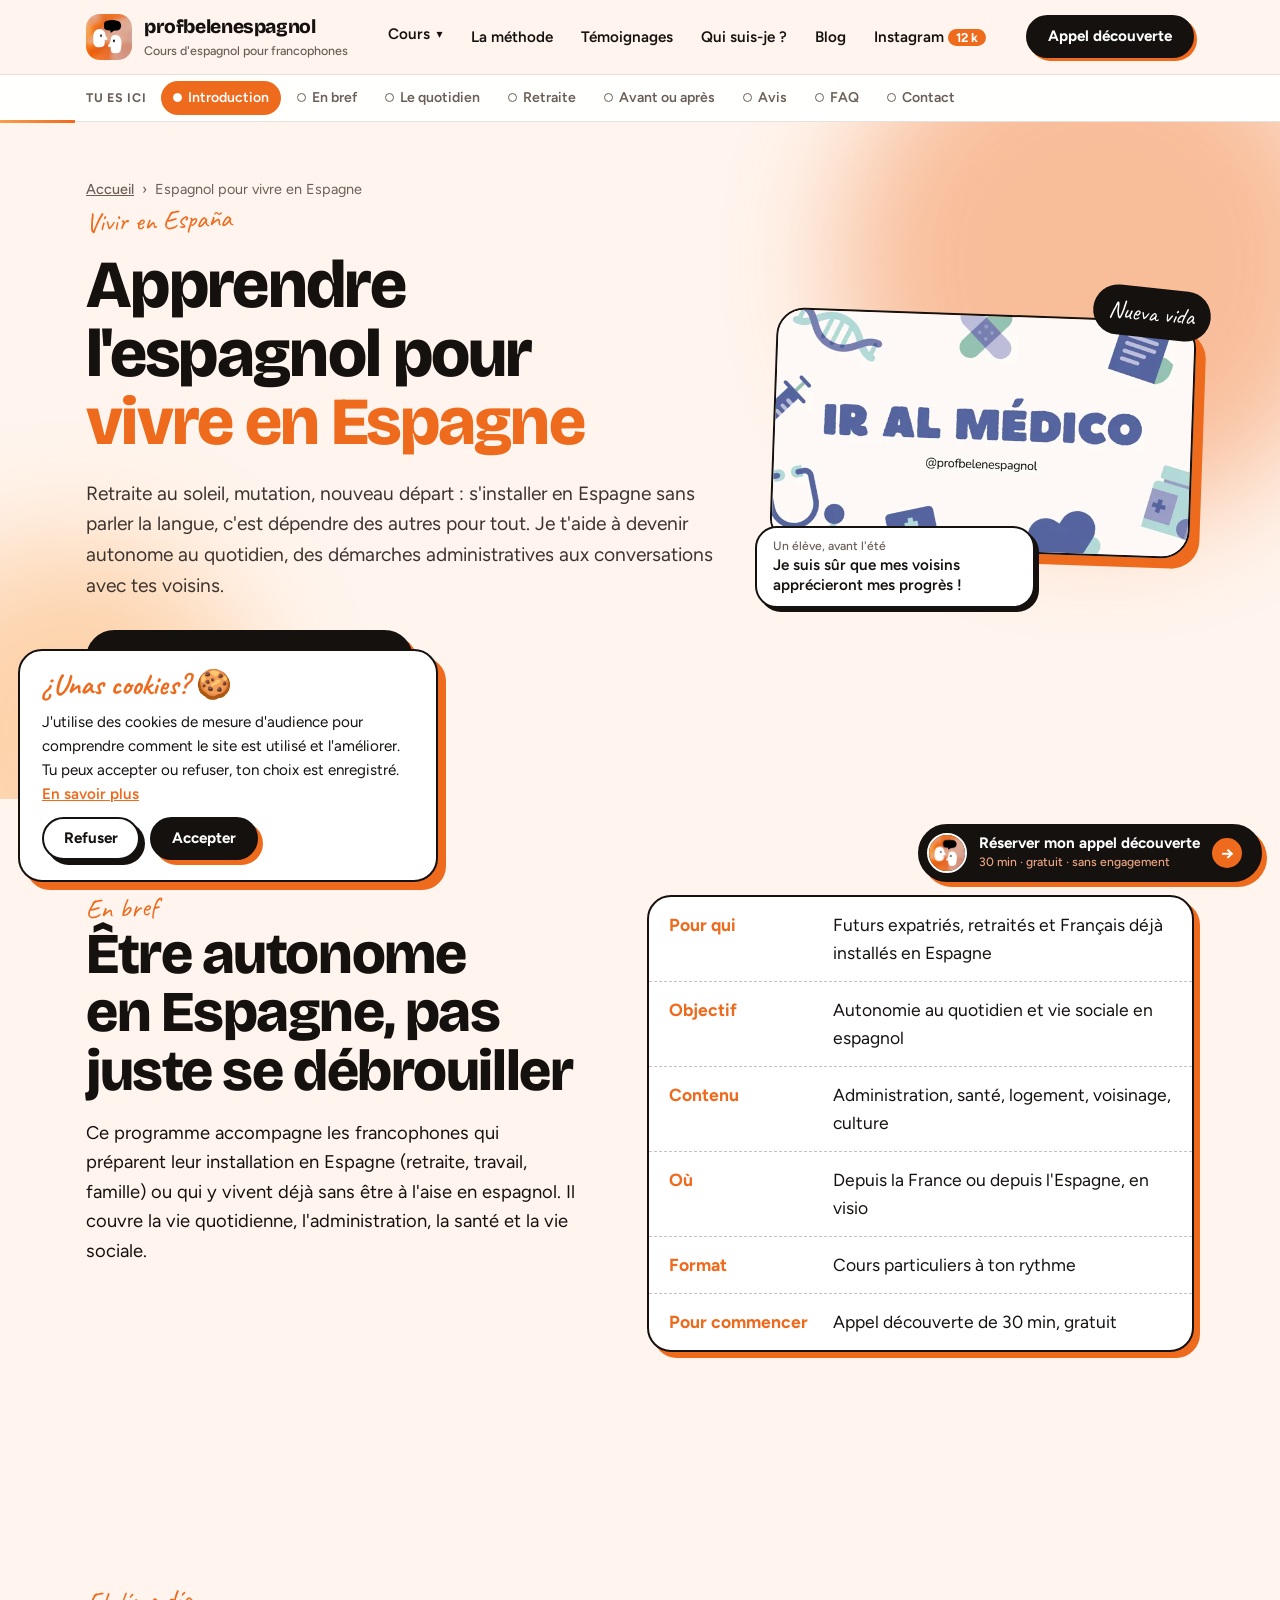
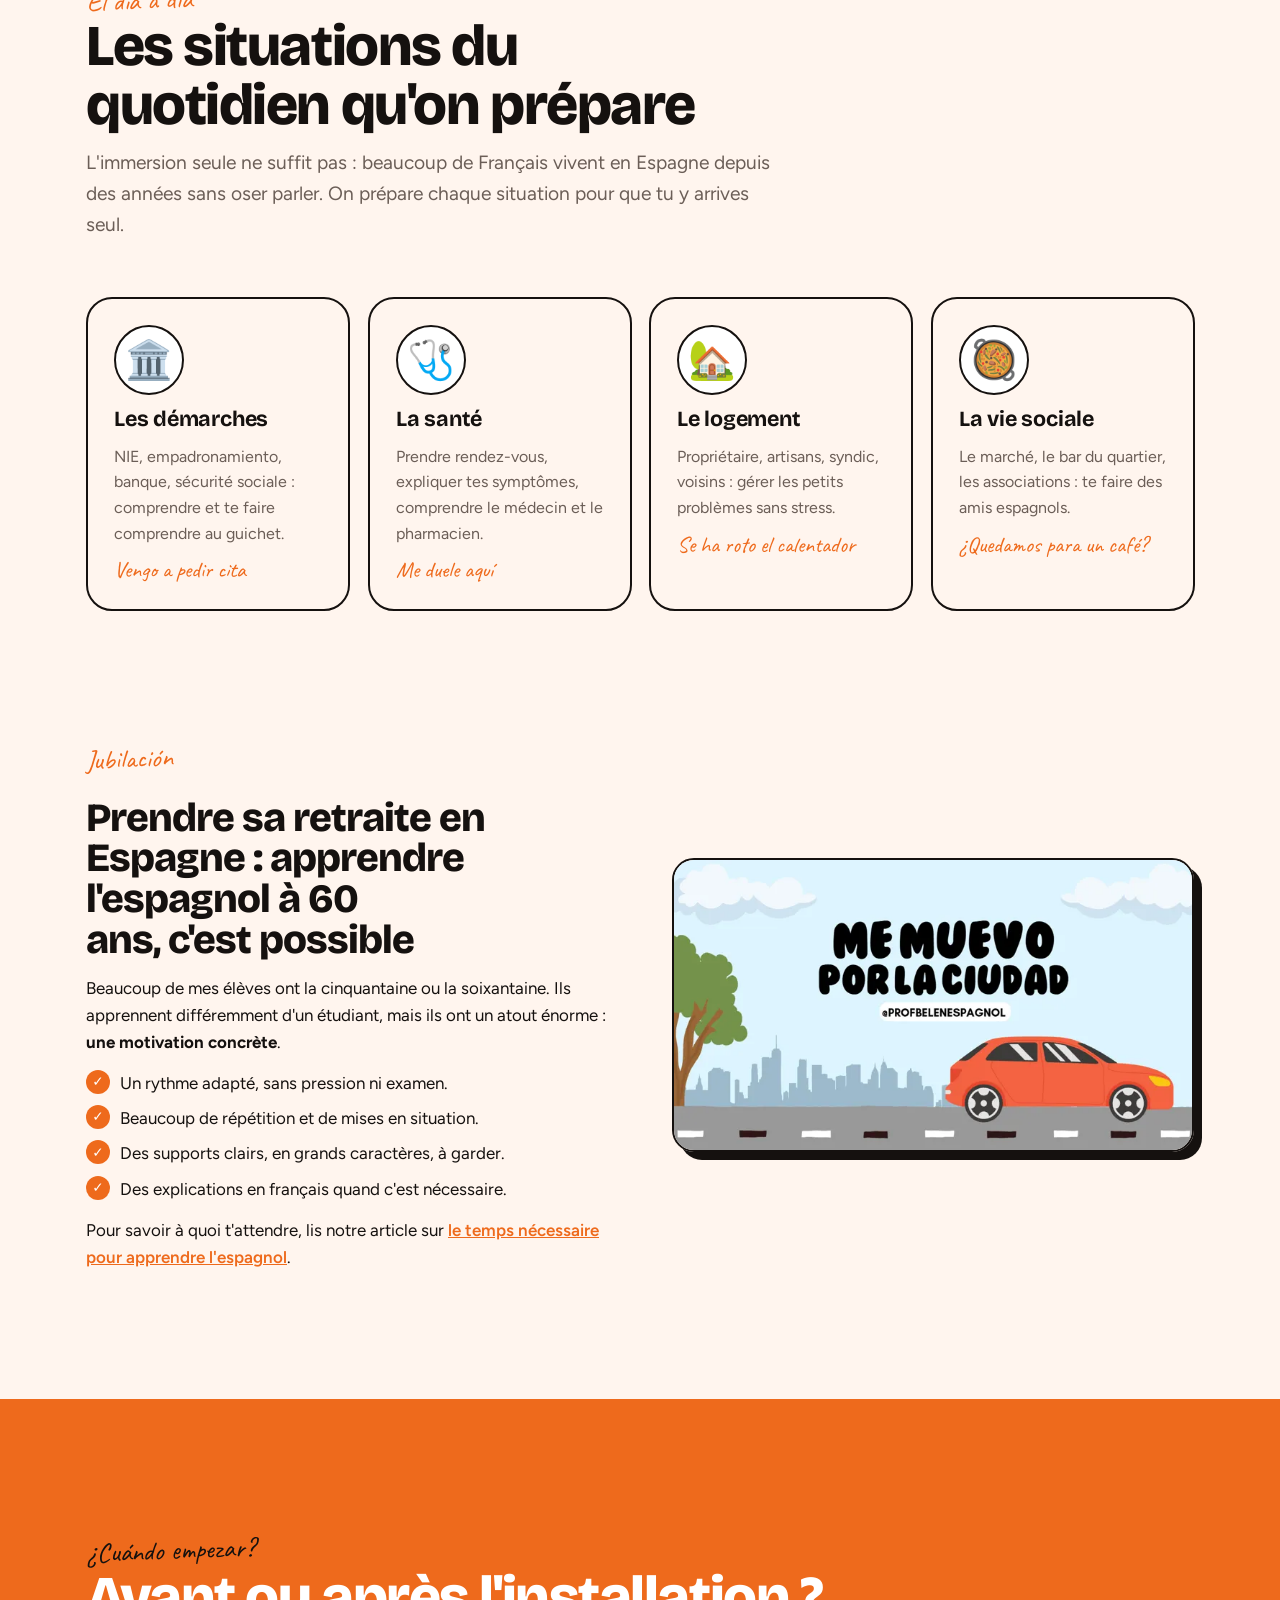
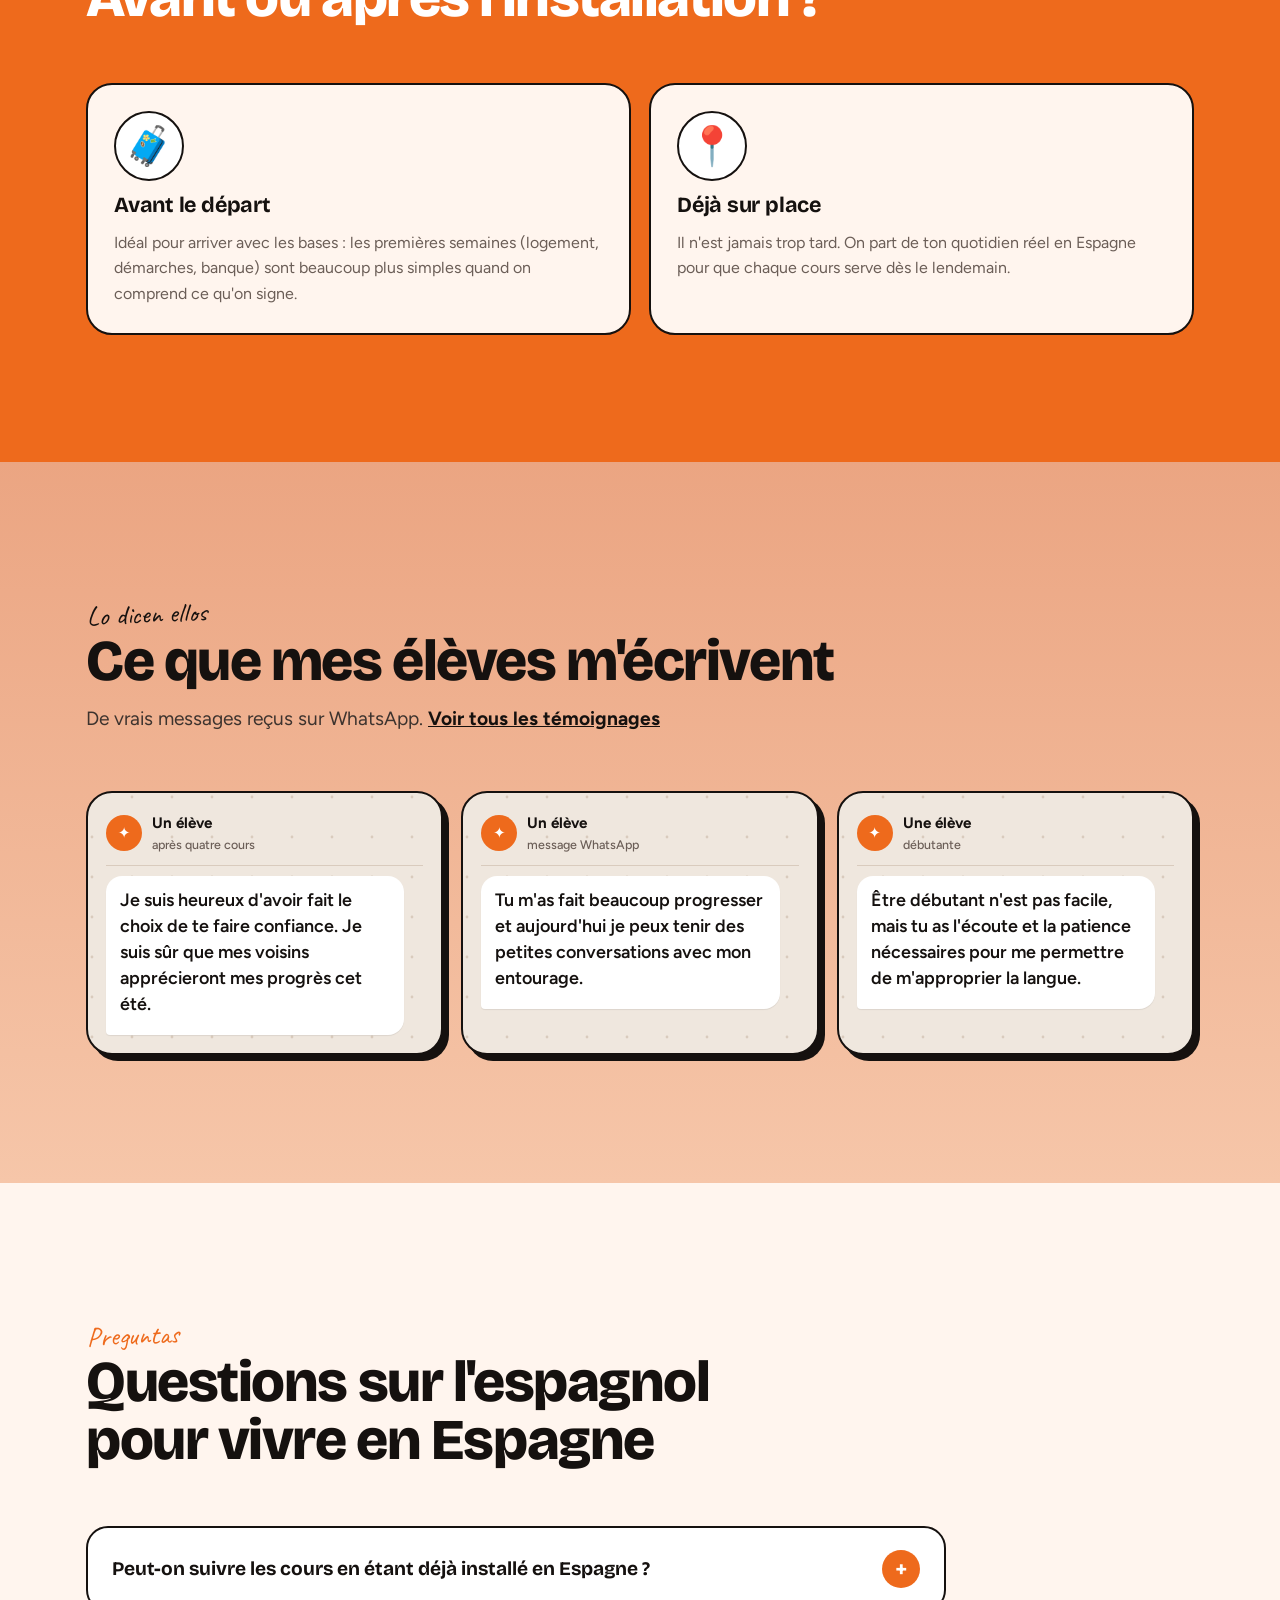
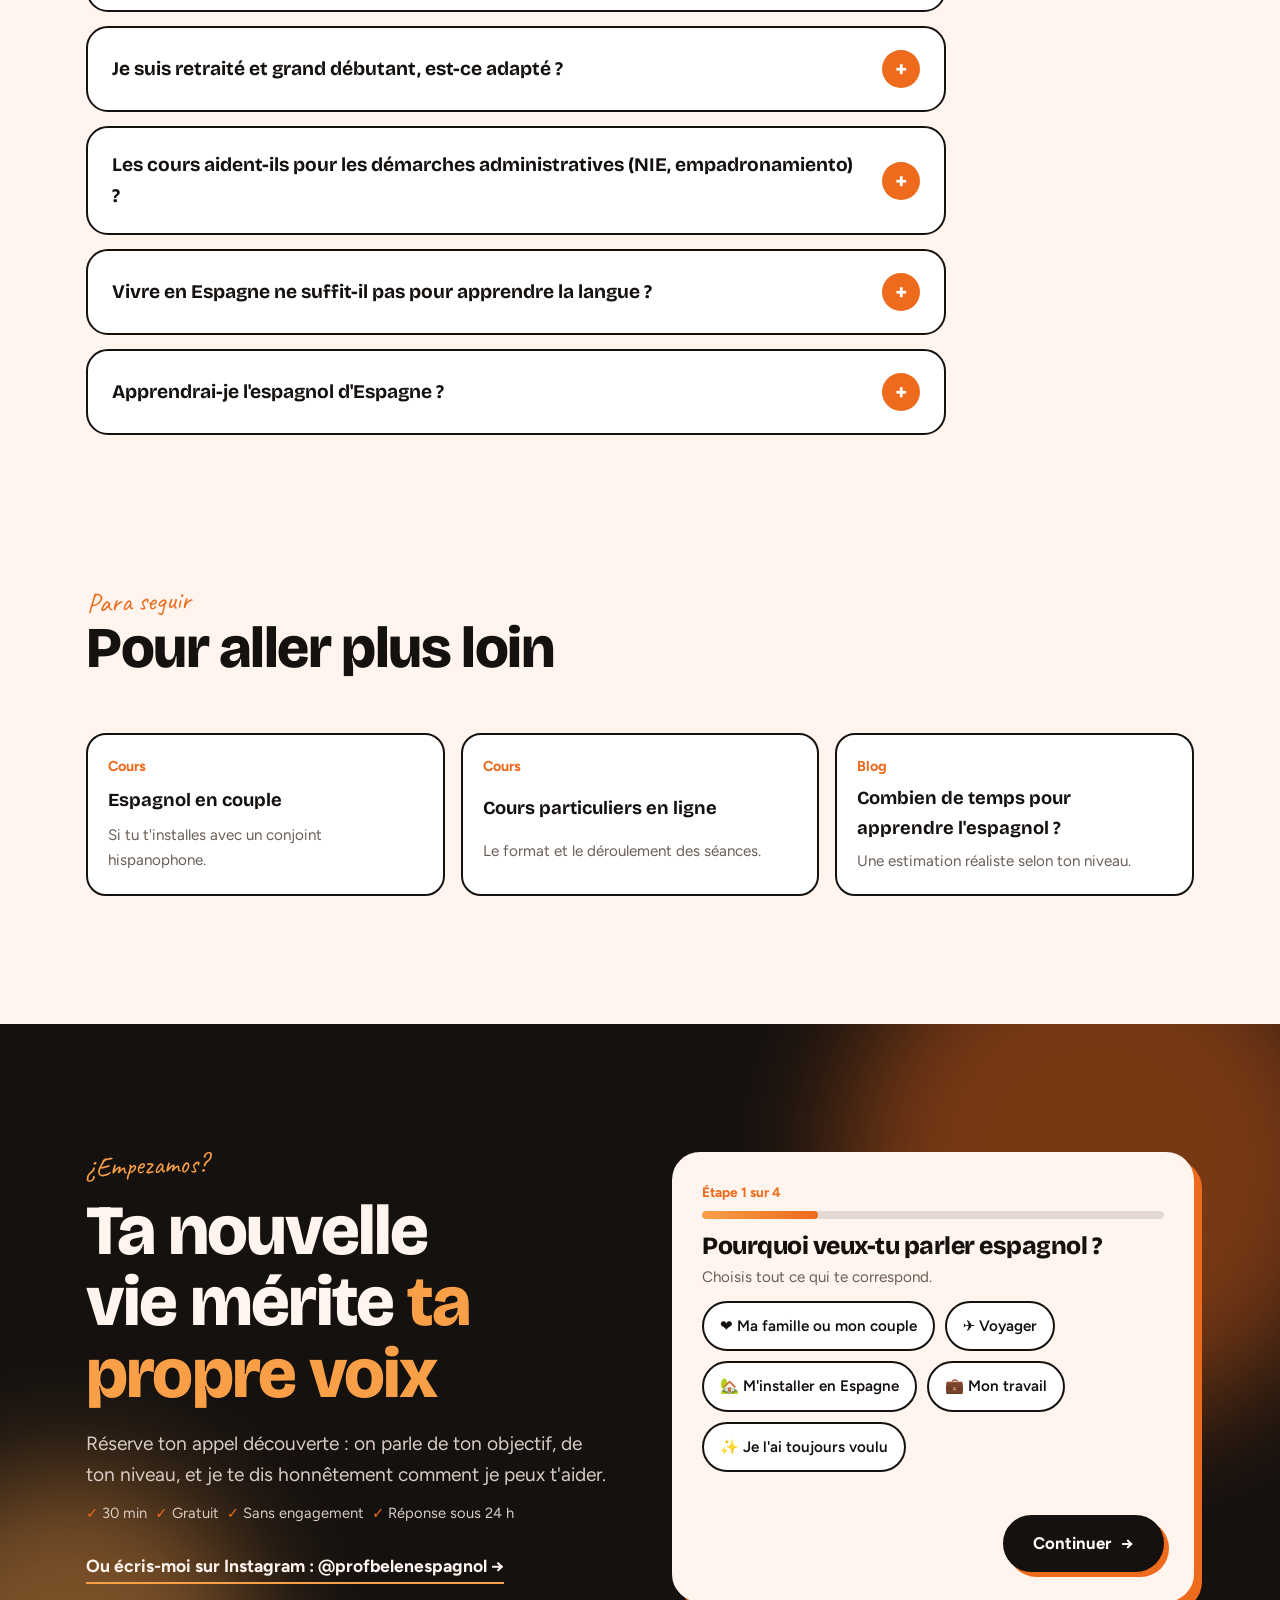
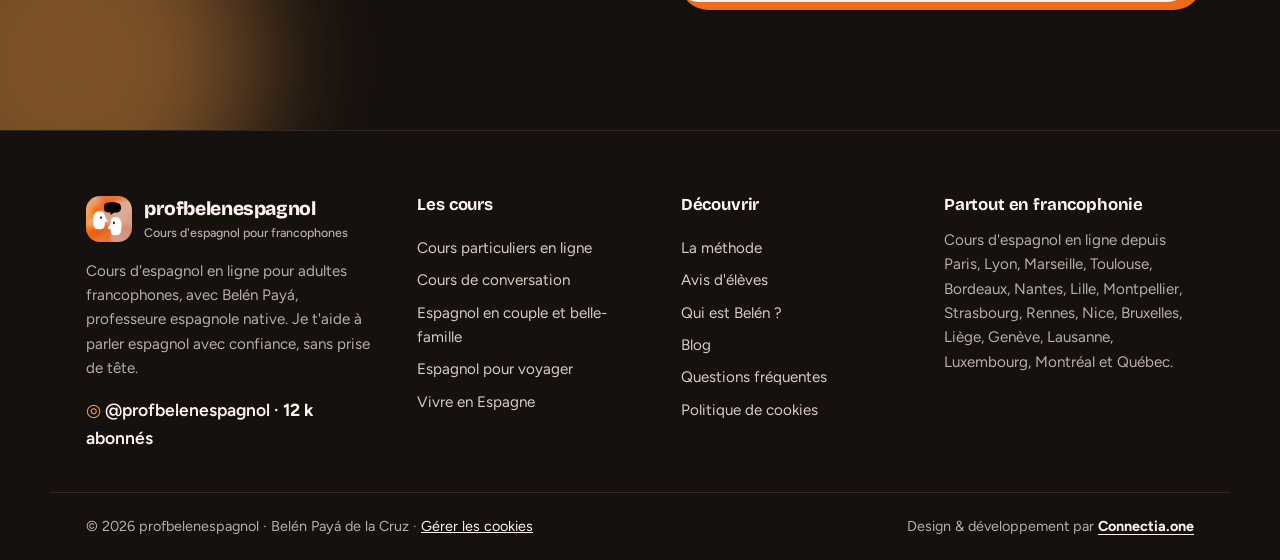
<file: espagnol-pour-vivre-en-espagne/index.html>
<!DOCTYPE html>
<html lang="fr">
<head>
<meta charset="utf-8">
<!-- Consent Mode v2 : tout refusé par défaut (RGPD / CNIL) -->
<script>
  window.dataLayer = window.dataLayer || [];
  function gtag(){dataLayer.push(arguments);}
  gtag('consent', 'default', { ad_storage: 'denied', ad_user_data: 'denied', ad_personalization: 'denied', analytics_storage: 'denied', functionality_storage: 'granted', security_storage: 'granted', wait_for_update: 500 });
  try { var c = localStorage.getItem('pbe_consent'); if (c) gtag('consent', 'update', JSON.parse(c)); } catch (e) {}
</script>
<!-- Google Tag Manager -->
<script>(function(w,d,s,l,i){w[l]=w[l]||[];w[l].push({'gtm.start':
new Date().getTime(),event:'gtm.js'});var f=d.getElementsByTagName(s)[0],
j=d.createElement(s),dl=l!='dataLayer'?'&l='+l:'';j.async=true;j.src=
'https://www.googletagmanager.com/gtm.js?id='+i+dl;f.parentNode.insertBefore(j,f);
})(window,document,'script','dataLayer','GTM-5VKLF3NR');</script>
<!-- End Google Tag Manager -->
<meta name="viewport" content="width=device-width, initial-scale=1">
<!-- SEO:START -->
<title>Espagnol pour vivre en Espagne : retraite et expatriation</title>
<meta name="description" content="Tu t&#x27;installes en Espagne ou prépares ta retraite au soleil ? Apprends l&#x27;espagnol du quotidien : démarches, santé, logement. Cours en ligne.">
<meta name="robots" content="index, follow, max-image-preview:large, max-snippet:-1, max-video-preview:-1">
<meta name="author" content="Belén Payá de la Cruz">
<meta name="geo.region" content="FR">
<link rel="canonical" href="https://profbelenespagnol.fr/espagnol-pour-vivre-en-espagne/">
<link rel="alternate" hreflang="fr" href="https://profbelenespagnol.fr/espagnol-pour-vivre-en-espagne/">
<link rel="alternate" hreflang="fr-FR" href="https://profbelenespagnol.fr/espagnol-pour-vivre-en-espagne/">
<link rel="alternate" hreflang="fr-BE" href="https://profbelenespagnol.fr/espagnol-pour-vivre-en-espagne/">
<link rel="alternate" hreflang="fr-CH" href="https://profbelenespagnol.fr/espagnol-pour-vivre-en-espagne/">
<link rel="alternate" hreflang="fr-LU" href="https://profbelenespagnol.fr/espagnol-pour-vivre-en-espagne/">
<link rel="alternate" hreflang="fr-CA" href="https://profbelenespagnol.fr/espagnol-pour-vivre-en-espagne/">
<link rel="alternate" hreflang="x-default" href="https://profbelenespagnol.fr/espagnol-pour-vivre-en-espagne/">
<link rel="alternate" type="text/plain" title="Résumé pour les IA (llms.txt)" href="/llms.txt">
<link rel="sitemap" type="application/xml" href="/sitemap.xml">
<meta property="og:type" content="website">
<meta property="og:locale" content="fr_FR">
<meta property="og:locale:alternate" content="fr_BE">
<meta property="og:locale:alternate" content="fr_CH">
<meta property="og:locale:alternate" content="fr_CA">
<meta property="og:site_name" content="profbelenespagnol · Belén Payá">
<meta property="og:url" content="https://profbelenespagnol.fr/espagnol-pour-vivre-en-espagne/">
<meta property="og:title" content="Espagnol pour vivre en Espagne : retraite et expatriation">
<meta property="og:description" content="Tu t&#x27;installes en Espagne ou prépares ta retraite au soleil ? Apprends l&#x27;espagnol du quotidien : démarches, santé, logement. Cours en ligne.">
<meta property="og:image" content="https://profbelenespagnol.fr/img/og-espagnol-pour-vivre-en-espagne.jpg">
<meta property="og:image:secure_url" content="https://profbelenespagnol.fr/img/og-espagnol-pour-vivre-en-espagne.jpg">
<meta property="og:image:type" content="image/jpeg">
<meta property="og:image:width" content="1200">
<meta property="og:image:height" content="630">
<meta property="og:image:alt" content="Apprendre l&#x27;espagnol pour vivre en Espagne">
<meta property="og:see_also" content="https://www.instagram.com/profbelenespagnol/">
<meta name="twitter:card" content="summary_large_image">
<meta name="twitter:title" content="Espagnol pour vivre en Espagne : retraite et expatriation">
<meta name="twitter:description" content="Tu t&#x27;installes en Espagne ou prépares ta retraite au soleil ? Apprends l&#x27;espagnol du quotidien : démarches, santé, logement. Cours en ligne.">
<meta name="twitter:image" content="https://profbelenespagnol.fr/img/og-espagnol-pour-vivre-en-espagne.jpg">
<meta name="twitter:image:alt" content="Apprendre l&#x27;espagnol pour vivre en Espagne">
<link rel="icon" href="/favicon.ico" sizes="any">
<link rel="icon" type="image/png" sizes="32x32" href="/img/favicon-32.png">
<link rel="icon" type="image/png" sizes="16x16" href="/img/favicon-16.png">
<link rel="icon" type="image/png" sizes="96x96" href="/img/favicon-96.png">
<link rel="apple-touch-icon" sizes="180x180" href="/img/icon-180.png">
<meta name="theme-color" content="#EE6A1C">
<script type="application/ld+json">
{
 "@context": "https://schema.org",
 "@graph": [
  {
   "@type": "WebSite",
   "@id": "https://profbelenespagnol.fr/#website",
   "url": "https://profbelenespagnol.fr/",
   "name": "profbelenespagnol",
   "alternateName": [
    "Prof Belén Espagnol",
    "Belén Payá, cours d'espagnol"
   ],
   "inLanguage": "fr-FR",
   "publisher": {
    "@id": "https://profbelenespagnol.fr/#organisation"
   }
  },
  {
   "@type": [
    "EducationalOrganization",
    "ProfessionalService"
   ],
   "@id": "https://profbelenespagnol.fr/#organisation",
   "name": "profbelenespagnol",
   "alternateName": [
    "Prof Belén Espagnol",
    "Belén Payá, cours d'espagnol"
   ],
   "url": "https://profbelenespagnol.fr/",
   "logo": {
    "@type": "ImageObject",
    "@id": "https://profbelenespagnol.fr/#logo",
    "url": "https://profbelenespagnol.fr/img/icon-512.png",
    "width": 512,
    "height": 512,
    "caption": "profbelenespagnol"
   },
   "image": "https://profbelenespagnol.fr/img/og-cours-espagnol-en-ligne-francophones.jpg",
   "description": "Cours d'espagnol en ligne pour adultes francophones de France, Belgique, Suisse, Luxembourg et Canada, avec Belén Payá, professeure espagnole native.",
   "slogan": "Je t'aide à parler espagnol avec confiance, sans prise de tête.",
   "founder": {
    "@id": "https://profbelenespagnol.fr/#belen"
   },
   "employee": {
    "@id": "https://profbelenespagnol.fr/#belen"
   },
   "areaServed": [
    {
     "@type": "Country",
     "name": "France"
    },
    {
     "@type": "Country",
     "name": "Belgique"
    },
    {
     "@type": "Country",
     "name": "Suisse"
    },
    {
     "@type": "Country",
     "name": "Luxembourg"
    },
    {
     "@type": "Country",
     "name": "Canada"
    }
   ],
   "availableLanguage": [
    "fr",
    "es"
   ],
   "knowsLanguage": [
    "fr",
    "es"
   ],
   "priceRange": "€€",
   "contactPoint": {
    "@type": "ContactPoint",
    "contactType": "customer support",
    "url": "https://profbelenespagnol.fr/#contact",
    "availableLanguage": [
     "French",
     "Spanish"
    ],
    "areaServed": [
     "FR",
     "BE",
     "CH",
     "LU",
     "CA"
    ]
   },
   "hasOfferCatalog": {
    "@type": "OfferCatalog",
    "name": "Cours d'espagnol en ligne",
    "itemListElement": [
     {
      "@type": "Offer",
      "itemOffered": {
       "@type": "Service",
       "name": "Primeros pasos",
       "description": "Accompagnement pour débutants (A1–A2) : bases solides et conversation dès le premier jour.",
       "provider": {
        "@id": "https://profbelenespagnol.fr/#organisation"
       }
      }
     },
     {
      "@type": "Offer",
      "itemOffered": {
       "@type": "Service",
       "name": "Sobremesa",
       "description": "Accompagnement conversation (B1 et plus) pour débloquer l'oral et gagner en fluidité.",
       "provider": {
        "@id": "https://profbelenespagnol.fr/#organisation"
       }
      }
     },
     {
      "@type": "Offer",
      "itemOffered": {
       "@type": "Service",
       "name": "Appel découverte",
       "description": "Appel de 30 minutes, gratuit et sans engagement, pour définir ton objectif et ton niveau.",
       "provider": {
        "@id": "https://profbelenespagnol.fr/#organisation"
       }
      },
      "price": "0",
      "priceCurrency": "EUR"
     }
    ]
   },
   "sameAs": [
    "https://www.instagram.com/profbelenespagnol/"
   ]
  },
  {
   "@type": "Person",
   "@id": "https://profbelenespagnol.fr/#belen",
   "name": "Belén Payá de la Cruz",
   "alternateName": [
    "Belén Payá",
    "Prof Belén Espagnol",
    "profbelenespagnol"
   ],
   "jobTitle": "Professeure d'espagnol pour adultes francophones",
   "description": "Professeure espagnole native, créatrice de profbelenespagnol, spécialisée dans l'accompagnement des adultes francophones qui veulent débloquer l'oral en espagnol.",
   "image": "https://profbelenespagnol.fr/img/belen-paya-portrait.webp",
   "url": "https://profbelenespagnol.fr/",
   "nationality": {
    "@type": "Country",
    "name": "Espagne"
   },
   "affiliation": [
    {
     "@type": "CollegeOrUniversity",
     "name": "Universidad de Alicante"
    }
   ],
   "knowsLanguage": [
    {
     "@type": "Language",
     "name": "Espagnol",
     "alternateName": "es"
    },
    {
     "@type": "Language",
     "name": "Français",
     "alternateName": "fr"
    },
    {
     "@type": "Language",
     "name": "Anglais",
     "alternateName": "en"
    }
   ],
   "knowsAbout": [
    "Enseignement de l'espagnol langue étrangère (ELE)",
    "Espagnol pour francophones",
    "Conversation en espagnol",
    "Linguistique appliquée",
    "Espagnol pour voyager",
    "Espagnol en famille"
   ],
   "worksFor": {
    "@id": "https://profbelenespagnol.fr/#organisation"
   },
   "sameAs": [
    "https://www.instagram.com/profbelenespagnol/"
   ]
  },
  {
   "@type": "WebPage",
   "@id": "https://profbelenespagnol.fr/espagnol-pour-vivre-en-espagne/#webpage",
   "url": "https://profbelenespagnol.fr/espagnol-pour-vivre-en-espagne/",
   "name": "Espagnol pour vivre en Espagne : retraite et expatriation",
   "description": "Tu t'installes en Espagne ou prépares ta retraite au soleil ? Apprends l'espagnol du quotidien : démarches, santé, logement. Cours en ligne.",
   "inLanguage": "fr-FR",
   "isPartOf": {
    "@id": "https://profbelenespagnol.fr/#website"
   },
   "about": {
    "@id": "https://profbelenespagnol.fr/#organisation"
   },
   "author": {
    "@id": "https://profbelenespagnol.fr/#belen"
   },
   "publisher": {
    "@id": "https://profbelenespagnol.fr/#organisation"
   },
   "primaryImageOfPage": {
    "@type": "ImageObject",
    "url": "https://profbelenespagnol.fr/img/og-espagnol-pour-vivre-en-espagne.jpg",
    "width": 1200,
    "height": 630
   },
   "datePublished": "2026-11-16T10:00:00+01:00",
   "dateModified": "2026-11-16T10:00:00+01:00",
   "keywords": "apprendre l'espagnol pour vivre en Espagne, espagnol retraite en Espagne, s'expatrier en Espagne espagnol, cours espagnol expatrié",
   "speakable": {
    "@type": "SpeakableSpecification",
    "cssSelector": [
     "#en-bref",
     "#faq"
    ]
   },
   "breadcrumb": {
    "@id": "https://profbelenespagnol.fr/espagnol-pour-vivre-en-espagne/#breadcrumb"
   }
  },
  {
   "@type": "BreadcrumbList",
   "@id": "https://profbelenespagnol.fr/espagnol-pour-vivre-en-espagne/#breadcrumb",
   "itemListElement": [
    {
     "@type": "ListItem",
     "position": 1,
     "name": "Accueil",
     "item": "https://profbelenespagnol.fr/"
    },
    {
     "@type": "ListItem",
     "position": 2,
     "name": "Espagnol pour vivre en Espagne",
     "item": "https://profbelenespagnol.fr/espagnol-pour-vivre-en-espagne/"
    }
   ]
  },
  {
   "@type": "Course",
   "@id": "https://profbelenespagnol.fr/espagnol-pour-vivre-en-espagne/#cours",
   "name": "Espagnol pour vivre en Espagne",
   "description": "Cours d'espagnol en ligne pour futurs expatriés et retraités francophones : administration, santé, logement et vie sociale en Espagne.",
   "inLanguage": "es",
   "availableLanguage": [
    "fr",
    "es"
   ],
   "educationalLevel": "Débutant à avancé (A1 à C1)",
   "teaches": [
    "Expression orale en espagnol",
    "Compréhension orale",
    "Vocabulaire du quotidien",
    "Espagnol pour voyager",
    "Espagnol en famille"
   ],
   "audience": {
    "@type": "EducationalAudience",
    "audienceType": "Adultes francophones"
   },
   "provider": {
    "@id": "https://profbelenespagnol.fr/#organisation"
   },
   "image": "https://profbelenespagnol.fr/img/og-espagnol-pour-vivre-en-espagne.jpg",
   "offers": [
    {
     "@type": "Offer",
     "category": "Paid",
     "availability": "https://schema.org/InStock",
     "url": "https://profbelenespagnol.fr/#contact"
    }
   ],
   "hasCourseInstance": [
    {
     "@type": "CourseInstance",
     "name": "Primeros pasos (Débutant (A1–A2))",
     "courseMode": "Online",
     "courseWorkload": "PT1H",
     "inLanguage": "es",
     "instructor": {
      "@id": "https://profbelenespagnol.fr/#belen"
     },
     "location": {
      "@type": "VirtualLocation",
      "url": "https://profbelenespagnol.fr/#contact"
     }
    },
    {
     "@type": "CourseInstance",
     "name": "Sobremesa (Intermédiaire et avancé (B1 et plus))",
     "courseMode": "Online",
     "courseWorkload": "PT1H",
     "inLanguage": "es",
     "instructor": {
      "@id": "https://profbelenespagnol.fr/#belen"
     },
     "location": {
      "@type": "VirtualLocation",
      "url": "https://profbelenespagnol.fr/#contact"
     }
    }
   ]
  },
  {
   "@type": "FAQPage",
   "@id": "https://profbelenespagnol.fr/espagnol-pour-vivre-en-espagne/#faq",
   "isPartOf": {
    "@id": "https://profbelenespagnol.fr/espagnol-pour-vivre-en-espagne/#webpage"
   },
   "mainEntity": [
    {
     "@type": "Question",
     "name": "Peut-on suivre les cours en étant déjà installé en Espagne ?",
     "acceptedAnswer": {
      "@type": "Answer",
      "text": "Oui, les cours sont en ligne : tu peux les suivre depuis la France, l'Espagne ou ailleurs. Le programme part alors de ton quotidien sur place."
     }
    },
    {
     "@type": "Question",
     "name": "Je suis retraité et grand débutant, est-ce adapté ?",
     "acceptedAnswer": {
      "@type": "Answer",
      "text": "Oui. Le rythme, les supports et les explications sont adaptés aux adultes qui reprennent ou commencent une langue après 50 ou 60 ans."
     }
    },
    {
     "@type": "Question",
     "name": "Les cours aident-ils pour les démarches administratives (NIE, empadronamiento) ?",
     "acceptedAnswer": {
      "@type": "Answer",
      "text": "Oui, on prépare le vocabulaire et les échanges types. Les cours ne remplacent pas un conseiller juridique, mais ils t'aident à comprendre et à te faire comprendre."
     }
    },
    {
     "@type": "Question",
     "name": "Vivre en Espagne ne suffit-il pas pour apprendre la langue ?",
     "acceptedAnswer": {
      "@type": "Answer",
      "text": "Pas toujours. Sans méthode, beaucoup de Français restent entre francophones et n'osent pas parler. L'immersion devient efficace quand elle est accompagnée."
     }
    },
    {
     "@type": "Question",
     "name": "Apprendrai-je l'espagnol d'Espagne ?",
     "acceptedAnswer": {
      "@type": "Answer",
      "text": "Oui, Belén est espagnole. Tu apprends l'espagnol parlé en Espagne, avec ses expressions et ses codes culturels."
     }
    }
   ]
  }
 ]
}
</script>
<!-- SEO:END -->
<link rel="preconnect" href="https://fonts.googleapis.com">
<link rel="preconnect" href="https://fonts.gstatic.com" crossorigin>
<link href="https://fonts.googleapis.com/css2?family=Bricolage+Grotesque:opsz,wght@12..96,500;12..96,700;12..96,800&family=Caveat:wght@600;700&family=Figtree:wght@400;500;600;700&display=swap" rel="stylesheet">
<link rel="stylesheet" href="../css/site.css">
</head>
<body>
<!-- Google Tag Manager (noscript) -->
<noscript><iframe src="https://www.googletagmanager.com/ns.html?id=GTM-5VKLF3NR" height="0" width="0" style="display:none;visibility:hidden"></iframe></noscript>
<!-- End Google Tag Manager (noscript) -->
<div class="progress" aria-hidden="true"></div>
<a class="skip" href="#main">Aller au contenu</a>
<header id="top">
  <nav class="wrap nav" aria-label="Navigation principale">
    <a class="brand" href="../"><img src="../img/logo-profbelenespagnol.webp" alt="Logo profbelenespagnol : deux visages qui discutent" width="46" height="46"><span><b>profbelenespagnol</b><small>Cours d'espagnol pour francophones</small></span></a>
    <ul id="menu">
      <li class="has-sub"><button type="button" class="sub-toggle" aria-expanded="false" aria-controls="submenu-cours" aria-current="true">Cours</button>
        <ul class="submenu" id="submenu-cours">
          <li><a href="../cours-particuliers-espagnol-en-ligne/"><b>Cours particuliers en ligne</b><small>En visio, 100 % sur mesure</small></a></li>
          <li><a href="../cours-conversation-espagnol/"><b>Cours de conversation</b><small>Pour débloquer l'oral</small></a></li>
          <li><a href="../espagnol-couple-belle-famille/"><b>Espagnol en couple et belle-famille</b><small>Parler avec ceux que tu aimes</small></a></li>
          <li><a href="../espagnol-pour-voyager/"><b>Espagnol pour voyager</b><small>Te débrouiller sans traducteur</small></a></li>
          <li><a href="../espagnol-pour-vivre-en-espagne/" aria-current="page"><b>Vivre en Espagne</b><small>Installation, retraite, quotidien</small></a></li>
        </ul>
      </li>
      <li><a href="../#methode">La méthode</a></li>
      <li><a href="../#temoignages">Témoignages</a></li>
      <li><a href="../#belen">Qui suis-je ?</a></li>
      <li><a href="../blog/">Blog</a></li>
      <li><a class="nav-ig" href="../#instagram">Instagram <b class="ig-count">12 k</b></a></li>
    </ul>
    <a class="btn btn-main" href="#contact">Appel découverte</a>
    <button class="burger" id="burger" aria-expanded="false" aria-controls="menu">Menu</button>
  </nav>
</header>
<div class="chapters" aria-label="Sections de la page">
  <div class="wrap ch-inner"><span class="ch-here">Tu es ici</span><nav class="ch-list"><a href="#intro" data-label="Introduction">Introduction</a><a href="#en-bref" data-label="En bref">En bref</a><a href="#quotidien" data-label="Le quotidien">Le quotidien</a><a href="#retraite" data-label="Retraite">Retraite</a><a href="#avant-apres" data-label="Avant ou après">Avant ou après</a><a href="#temoignages" data-label="Avis">Avis</a><a href="#faq" data-label="FAQ">FAQ</a><a href="#contact" data-label="Contact">Contact</a></nav></div>
  <div class="ch-track" aria-hidden="true"><i class="ch-fill"></i></div>
</div>
<main id="main">
<section class="page-hero" id="intro">
  <div class="blob b1"></div><div class="blob b2"></div>
  <div class="wrap ph-grid">
    <div>
      <nav class="crumbs" aria-label="Fil d'Ariane"><a href="../">Accueil</a> <span aria-hidden="true">›</span> <span aria-current="page">Espagnol pour vivre en Espagne</span></nav>
      <span class="eyebrow">Vivir en España</span>
      <h1>Apprendre l'espagnol pour <em>vivre en Espagne</em></h1>
      <p class="lead">Retraite au soleil, mutation, nouveau départ : s'installer en Espagne sans parler la langue, c'est dépendre des autres pour tout. Je t'aide à devenir autonome au quotidien, des démarches administratives aux conversations avec tes voisins.</p>
      <a class="btn btn-main" href="#contact">Réserver mon appel découverte <span class="arrow">→</span></a>
      <div class="micro"><span>30 min</span><span>Gratuit</span><span>Sans engagement</span></div>
    </div>
    <div class="ph-visual">
      <img src="../img/support-cours-espagnol-chez-le-medecin.webp" alt="Support de cours d'espagnol pour expatriés : chez le médecin" width="720" height="405" fetchpriority="high">
      <span class="sticker">Nueva vida</span>
      <div class="chat"><small>Un élève, avant l'été</small>Je suis sûr que mes voisins apprécieront mes progrès !</div>
    </div>
  </div>
</section>
<section id="en-bref" class="bref" aria-labelledby="bref-t">
  <div class="wrap bref-grid">
    <div class="reveal"><span class="eyebrow">En bref</span><h2 id="bref-t">Être autonome en Espagne, pas juste se débrouiller</h2><p class="bref-def">Ce programme accompagne les francophones qui préparent leur installation en Espagne (retraite, travail, famille) ou qui y vivent déjà sans être à l'aise en espagnol. Il couvre la vie quotidienne, l'administration, la santé et la vie sociale.</p></div>
    <dl class="facts reveal"><div><dt>Pour qui</dt><dd>Futurs expatriés, retraités et Français déjà installés en Espagne</dd></div><div><dt>Objectif</dt><dd>Autonomie au quotidien et vie sociale en espagnol</dd></div><div><dt>Contenu</dt><dd>Administration, santé, logement, voisinage, culture</dd></div><div><dt>Où</dt><dd>Depuis la France ou depuis l'Espagne, en visio</dd></div><div><dt>Format</dt><dd>Cours particuliers à ton rythme</dd></div><div><dt>Pour commencer</dt><dd>Appel découverte de 30 min, gratuit</dd></div></dl>
  </div>
</section>
<section id="quotidien">
  <div class="wrap">
    <div class="head reveal"><span class="eyebrow">El día a día</span><h2>Les situations du quotidien qu'on prépare</h2><p class="lead">L'immersion seule ne suffit pas : beaucoup de Français vivent en Espagne depuis des années sans oser parler. On prépare chaque situation pour que tu y arrives seul.</p></div>
    <div class="profiles">
      <article class="profile reveal"><div class="emo">🏛️</div><h3>Les démarches</h3><p>NIE, empadronamiento, banque, sécurité sociale : comprendre et te faire comprendre au guichet.</p><q>Vengo a pedir cita</q></article>
      <article class="profile reveal"><div class="emo">🩺</div><h3>La santé</h3><p>Prendre rendez-vous, expliquer tes symptômes, comprendre le médecin et le pharmacien.</p><q>Me duele aquí</q></article>
      <article class="profile reveal"><div class="emo">🏡</div><h3>Le logement</h3><p>Propriétaire, artisans, syndic, voisins : gérer les petits problèmes sans stress.</p><q>Se ha roto el calentador</q></article>
      <article class="profile reveal"><div class="emo">🥘</div><h3>La vie sociale</h3><p>Le marché, le bar du quartier, les associations : te faire des amis espagnols.</p><q>¿Quedamos para un café?</q></article>
    </div>
  </div>
</section>
<section id="retraite" style="padding-top:0">
  <div class="wrap split">
    <div class="prose reveal">
      <span class="eyebrow">Jubilación</span>
      <h2>Prendre sa retraite en Espagne : apprendre l'espagnol à 60 ans, c'est possible</h2>
      <p>Beaucoup de mes élèves ont la cinquantaine ou la soixantaine. Ils apprennent différemment d'un étudiant, mais ils ont un atout énorme : <b>une motivation concrète</b>.</p>
      <ul class="checks">
        <li>Un rythme adapté, sans pression ni examen.</li>
        <li>Beaucoup de répétition et de mises en situation.</li>
        <li>Des supports clairs, en grands caractères, à garder.</li>
        <li>Des explications en français quand c'est nécessaire.</li>
      </ul>
      <p>Pour savoir à quoi t'attendre, lis notre article sur <a href="../blog/combien-de-temps-pour-apprendre-l-espagnol/">le temps nécessaire pour apprendre l'espagnol</a>.</p>
    </div>
    <img class="reveal" src="../img/support-cours-se-deplacer-en-ville-espagnol.webp" alt="Support de cours d'espagnol pour se déplacer en ville en Espagne" width="720" height="403" loading="lazy">
  </div>
</section>
<section id="avant-apres" class="orange">
  <div class="wrap">
    <div class="head reveal"><span class="eyebrow">¿Cuándo empezar?</span><h2>Avant ou après l'installation ?</h2></div>
    <div class="profiles" style="grid-template-columns:repeat(2,1fr)">
      <article class="profile reveal"><div class="emo">🧳</div><h3>Avant le départ</h3><p>Idéal pour arriver avec les bases : les premières semaines (logement, démarches, banque) sont beaucoup plus simples quand on comprend ce qu'on signe.</p></article>
      <article class="profile reveal"><div class="emo">📍</div><h3>Déjà sur place</h3><p>Il n'est jamais trop tard. On part de ton quotidien réel en Espagne pour que chaque cours serve dès le lendemain.</p></article>
    </div>
  </div>
</section>
<section class="peach" id="temoignages">
  <div class="wrap">
    <div class="head reveal"><span class="eyebrow" style="color:var(--tinta)">Lo dicen ellos</span><h2>Ce que mes élèves m'écrivent</h2><p class="lead" style="color:#3d332e">De vrais messages reçus sur WhatsApp. <a href="../#temoignages" style="color:var(--tinta);font-weight:700">Voir tous les témoignages</a></p></div>
    <div class="quotes"><article class="wa"><div class="wa-top"><span class="av">✦</span><div>Un élève<small>après quatre cours</small></div></div><p class="bubble big">Je suis heureux d'avoir fait le choix de te faire confiance. Je suis sûr que mes voisins apprécieront mes progrès cet été.</p></article><article class="wa"><div class="wa-top"><span class="av">✦</span><div>Un élève<small>message WhatsApp</small></div></div><p class="bubble big">Tu m'as fait beaucoup progresser et aujourd'hui je peux tenir des petites conversations avec mon entourage.</p></article><article class="wa"><div class="wa-top"><span class="av">✦</span><div>Une élève<small>débutante</small></div></div><p class="bubble big">Être débutant n'est pas facile, mais tu as l'écoute et la patience nécessaires pour me permettre de m'approprier la langue.</p></article></div>
  </div>
</section>
<section id="faq">
  <div class="wrap">
    <div class="head reveal"><span class="eyebrow">Preguntas</span><h2>Questions sur l'espagnol pour vivre en Espagne</h2></div>
    <div class="faq">
      <details><summary>Peut-on suivre les cours en étant déjà installé en Espagne ?</summary><p>Oui, les cours sont en ligne : tu peux les suivre depuis la France, l'Espagne ou ailleurs. Le programme part alors de ton quotidien sur place.</p></details>
      <details><summary>Je suis retraité et grand débutant, est-ce adapté ?</summary><p>Oui. Le rythme, les supports et les explications sont adaptés aux adultes qui reprennent ou commencent une langue après 50 ou 60 ans.</p></details>
      <details><summary>Les cours aident-ils pour les démarches administratives (NIE, empadronamiento) ?</summary><p>Oui, on prépare le vocabulaire et les échanges types. Les cours ne remplacent pas un conseiller juridique, mais ils t'aident à comprendre et à te faire comprendre.</p></details>
      <details><summary>Vivre en Espagne ne suffit-il pas pour apprendre la langue ?</summary><p>Pas toujours. Sans méthode, beaucoup de Français restent entre francophones et n'osent pas parler. L'immersion devient efficace quand elle est accompagnée.</p></details>
      <details><summary>Apprendrai-je l'espagnol d'Espagne ?</summary><p>Oui, Belén est espagnole. Tu apprends l'espagnol parlé en Espagne, avec ses expressions et ses codes culturels.</p></details>
    </div>
  </div>
</section>
<section id="aller-plus-loin" style="padding-top:0">
  <div class="wrap">
    <div class="head reveal"><span class="eyebrow">Para seguir</span><h2>Pour aller plus loin</h2></div>
    <div class="related"><a href="../espagnol-couple-belle-famille/"><em>Cours</em><b>Espagnol en couple</b><span>Si tu t'installes avec un conjoint hispanophone.</span></a><a href="../cours-particuliers-espagnol-en-ligne/"><em>Cours</em><b>Cours particuliers en ligne</b><span>Le format et le déroulement des séances.</span></a><a href="../blog/combien-de-temps-pour-apprendre-l-espagnol/"><em>Blog</em><b>Combien de temps pour apprendre l'espagnol ?</b><span>Une estimation réaliste selon ton niveau.</span></a></div>
  </div>
</section>
<section class="final" id="contact" aria-labelledby="contact-t">
  <div class="blob b1"></div><div class="blob b2"></div>
  <div class="wrap final-grid">
    <div class="reveal">
      <span class="eyebrow" style="color:var(--mandarina)">¿Empezamos?</span>
      <h2 id="contact-t" style="margin-top:14px">Ta nouvelle vie mérite <em>ta propre voix</em></h2>
      <p class="lead">Réserve ton appel découverte : on parle de ton objectif, de ton niveau, et je te dis honnêtement comment je peux t'aider.</p>
      <div class="micro"><span>30 min</span><span>Gratuit</span><span>Sans engagement</span><span>Réponse sous 24 h</span></div>
      <a class="insta" href="https://www.instagram.com/profbelenespagnol/" rel="me noopener">Ou écris-moi sur Instagram : @profbelenespagnol →</a>
    </div>
    <form id="form" class="wizard reveal" action="https://formspree.io/f/mkjrjbyp" method="POST" novalidate>
      <input type="hidden" name="_subject" value="Nouvelle demande d'appel découverte · profbelenespagnol">
      <input type="hidden" name="_language" value="fr">
      <input type="text" name="_gotcha" tabindex="-1" autocomplete="off" class="hp" aria-hidden="true">
      <div class="wz-top">
        <span class="wz-count" id="wzCount">Étape 1 sur 4</span>
        <div class="wz-bar" aria-hidden="true"><i id="wzBar"></i></div>
      </div>

      <fieldset class="wz-step active" data-step="1">
        <legend>Pourquoi veux-tu parler espagnol ?</legend>
        <p class="wz-hint">Choisis tout ce qui te correspond.</p>
        <div class="chips">
          <label class="chip"><input type="checkbox" name="motivation" value="Famille ou couple"><span>❤️ Ma famille ou mon couple</span></label>
          <label class="chip"><input type="checkbox" name="motivation" value="Voyager"><span>✈️ Voyager</span></label>
          <label class="chip"><input type="checkbox" name="motivation" value="S'installer en Espagne"><span>🏡 M'installer en Espagne</span></label>
          <label class="chip"><input type="checkbox" name="motivation" value="Travail"><span>💼 Mon travail</span></label>
          <label class="chip"><input type="checkbox" name="motivation" value="Toujours voulu"><span>✨ Je l'ai toujours voulu</span></label>
        </div>
      </fieldset>

      <fieldset class="wz-step" data-step="2">
        <legend>Où en es-tu aujourd'hui ?</legend>
        <div class="cards">
          <label class="pick"><input type="radio" name="niveau" value="Je pars de zéro"><span><b>Je pars de zéro</b>Ou j'ai tout oublié depuis le collège</span></label>
          <label class="pick"><input type="radio" name="niveau" value="Je connais des mots"><span><b>Je connais des mots</b>Mais je ne fais pas de phrases</span></label>
          <label class="pick"><input type="radio" name="niveau" value="Je comprends mais je bloque à l'oral"><span><b>Je comprends, mais je bloque</b>Les mots ne sortent pas</span></label>
          <label class="pick"><input type="radio" name="niveau" value="Je me débrouille, je veux être fluide"><span><b>Je me débrouille</b>Je veux être plus fluide</span></label>
        </div>
      </fieldset>

      <fieldset class="wz-step" data-step="3">
        <legend>Quand es-tu disponible pour l'appel ?</legend>
        <div class="chips">
          <label class="chip"><input type="checkbox" name="disponibilites" value="Matin"><span>☀️ Le matin</span></label>
          <label class="chip"><input type="checkbox" name="disponibilites" value="Midi"><span>🥗 Le midi</span></label>
          <label class="chip"><input type="checkbox" name="disponibilites" value="Après-midi"><span>☕ L'après-midi</span></label>
          <label class="chip"><input type="checkbox" name="disponibilites" value="Soir"><span>🌙 Le soir</span></label>
          <label class="chip"><input type="checkbox" name="disponibilites" value="Week-end"><span>🎉 Le week-end</span></label>
        </div>
        <label for="f-pays" style="margin-top:12px">Tu habites…
          <select id="f-pays" name="pays"><option>France</option><option>Belgique</option><option>Suisse</option><option>Luxembourg</option><option>Canada</option><option>Espagne</option><option>Autre</option></select>
        </label>
      </fieldset>

      <fieldset class="wz-step" data-step="4">
        <legend>Dernière étape : comment te joindre ?</legend>
        <div class="two">
          <label for="f-name">Prénom<input id="f-name" name="prenom" autocomplete="given-name" required></label>
          <label for="f-email">E-mail<input id="f-email" name="email" type="email" autocomplete="email" required></label>
        </div>
        <label for="f-tel">Téléphone ou WhatsApp <small>(facultatif)</small><input id="f-tel" name="telephone" type="tel" autocomplete="tel"></label>
        <label for="f-msg">Un petit mot <small>(facultatif)</small><textarea id="f-msg" name="message" placeholder="Ton projet, ce qui te bloque…"></textarea></label>
        <label class="consent"><input type="checkbox" name="consentement" value="oui" required id="f-ok"><span>J'accepte que Belén utilise ces informations pour me recontacter au sujet de mes cours.</span></label>
      </fieldset>

      <div class="wz-done" id="wzDone" hidden role="status">
        <p class="hand" style="font-size:2.8rem;color:var(--orange);line-height:1">¡Muchas gracias!</p>
        <h3>Merci, ta demande est bien envoyée.</h3>
        <p>Belén te contactera très bientôt pour fixer ton appel découverte. Pense à vérifier tes e-mails (et tes spams).</p>
        <p class="wz-done-ig">En attendant, viens dire hola sur <a href="https://www.instagram.com/profbelenespagnol/" rel="noopener">Instagram</a> 👋</p>
      </div>

      <p class="err" id="err" role="alert"></p>
      <div class="wz-nav" id="wzNav">
        <button type="button" class="btn btn-light" id="wzPrev" hidden>← Retour</button>
        <button type="button" class="btn btn-main" id="wzNext">Continuer <span class="arrow">→</span></button>
        <button type="submit" class="btn btn-main" id="wzSend" hidden>Envoyer ma demande <span class="arrow">→</span></button>
      </div>
    </form>
  </div>
</section>
</main>
<div class="cookies" id="cookies" role="dialog" aria-labelledby="ck-t" aria-describedby="ck-d" hidden>
  <p class="hand" id="ck-t">¿Unas cookies? 🍪</p>
  <p id="ck-d">J'utilise des cookies de mesure d'audience pour comprendre comment le site est utilisé et l'améliorer. Tu peux accepter ou refuser, ton choix est enregistré. <a href="../politique-cookies/">En savoir plus</a></p>
  <div class="ck-btns"><button type="button" class="btn btn-light" id="ckNo">Refuser</button><button type="button" class="btn btn-main" id="ckYes">Accepter</button></div>
</div>
<footer class="site-footer">
  <div class="wrap foot-grid">
    <div class="foot-brand">
      <a class="brand" href="../"><img src="../img/logo-profbelenespagnol.webp" alt="" width="46" height="46" loading="lazy"><span><b>profbelenespagnol</b><small>Cours d'espagnol pour francophones</small></span></a>
      <p>Cours d'espagnol en ligne pour adultes francophones, avec Belén Payá, professeure espagnole native. Je t'aide à parler espagnol avec confiance, sans prise de tête.</p>
      <a class="foot-ig" href="https://www.instagram.com/profbelenespagnol/" rel="me noopener"><span aria-hidden="true">◎</span> @profbelenespagnol · <b class="ig-count">12 k</b> abonnés</a>
    </div>
    <nav aria-label="Cours">
      <h3>Les cours</h3>
      <a href="../cours-particuliers-espagnol-en-ligne/">Cours particuliers en ligne</a>
      <a href="../cours-conversation-espagnol/">Cours de conversation</a>
      <a href="../espagnol-couple-belle-famille/">Espagnol en couple et belle-famille</a>
      <a href="../espagnol-pour-voyager/">Espagnol pour voyager</a>
      <a href="../espagnol-pour-vivre-en-espagne/" aria-current="page">Vivre en Espagne</a>
    </nav>
    <nav aria-label="Découvrir">
      <h3>Découvrir</h3>
      <a href="../#methode">La méthode</a>
      <a href="../#temoignages">Avis d'élèves</a>
      <a href="../#belen">Qui est Belén ?</a>
      <a href="../blog/">Blog</a>
      <a href="../#faq">Questions fréquentes</a>
      <a href="../politique-cookies/">Politique de cookies</a>
    </nav>
    <div>
      <h3>Partout en francophonie</h3>
      <p class="cities">Cours d'espagnol en ligne depuis Paris, Lyon, Marseille, Toulouse, Bordeaux, Nantes, Lille, Montpellier, Strasbourg, Rennes, Nice, Bruxelles, Liège, Genève, Lausanne, Luxembourg, Montréal et Québec.</p>
    </div>
  </div>
  <div class="wrap foot-bottom">
    <span>© 2026 profbelenespagnol · Belén Payá de la Cruz · <button type="button" class="ck-link" id="ckOpen">Gérer les cookies</button></span>
    <span class="credit">Design &amp; développement par <a href="https://connectia.one" target="_blank" rel="noopener">Connectia.one</a></span>
  </div>
</footer>
<button type="button" class="cta-float" id="ctaFloat" aria-haspopup="dialog" aria-controls="formModal"><img src="../img/logo-profbelenespagnol.webp" alt="" width="40" height="40"><span><b>Réserver mon appel découverte</b><small>30 min · gratuit · sans engagement</small></span><i aria-hidden="true">→</i></button>
<dialog class="form-modal" id="formModal" aria-labelledby="modalTitle">
  <div class="fm-head">
    <div><p class="hand" style="font-size:1.6rem;color:var(--orange);line-height:1">¡Empezamos!</p><h2 id="modalTitle">Ton appel découverte gratuit</h2></div>
    <button type="button" class="fm-close" id="fmClose" aria-label="Fermer le formulaire">✕</button>
  </div>
  <div class="fm-body" id="fmBody"></div>
</dialog>
<script src="../js/site.js" defer></script>
</body>
</html>
</file>
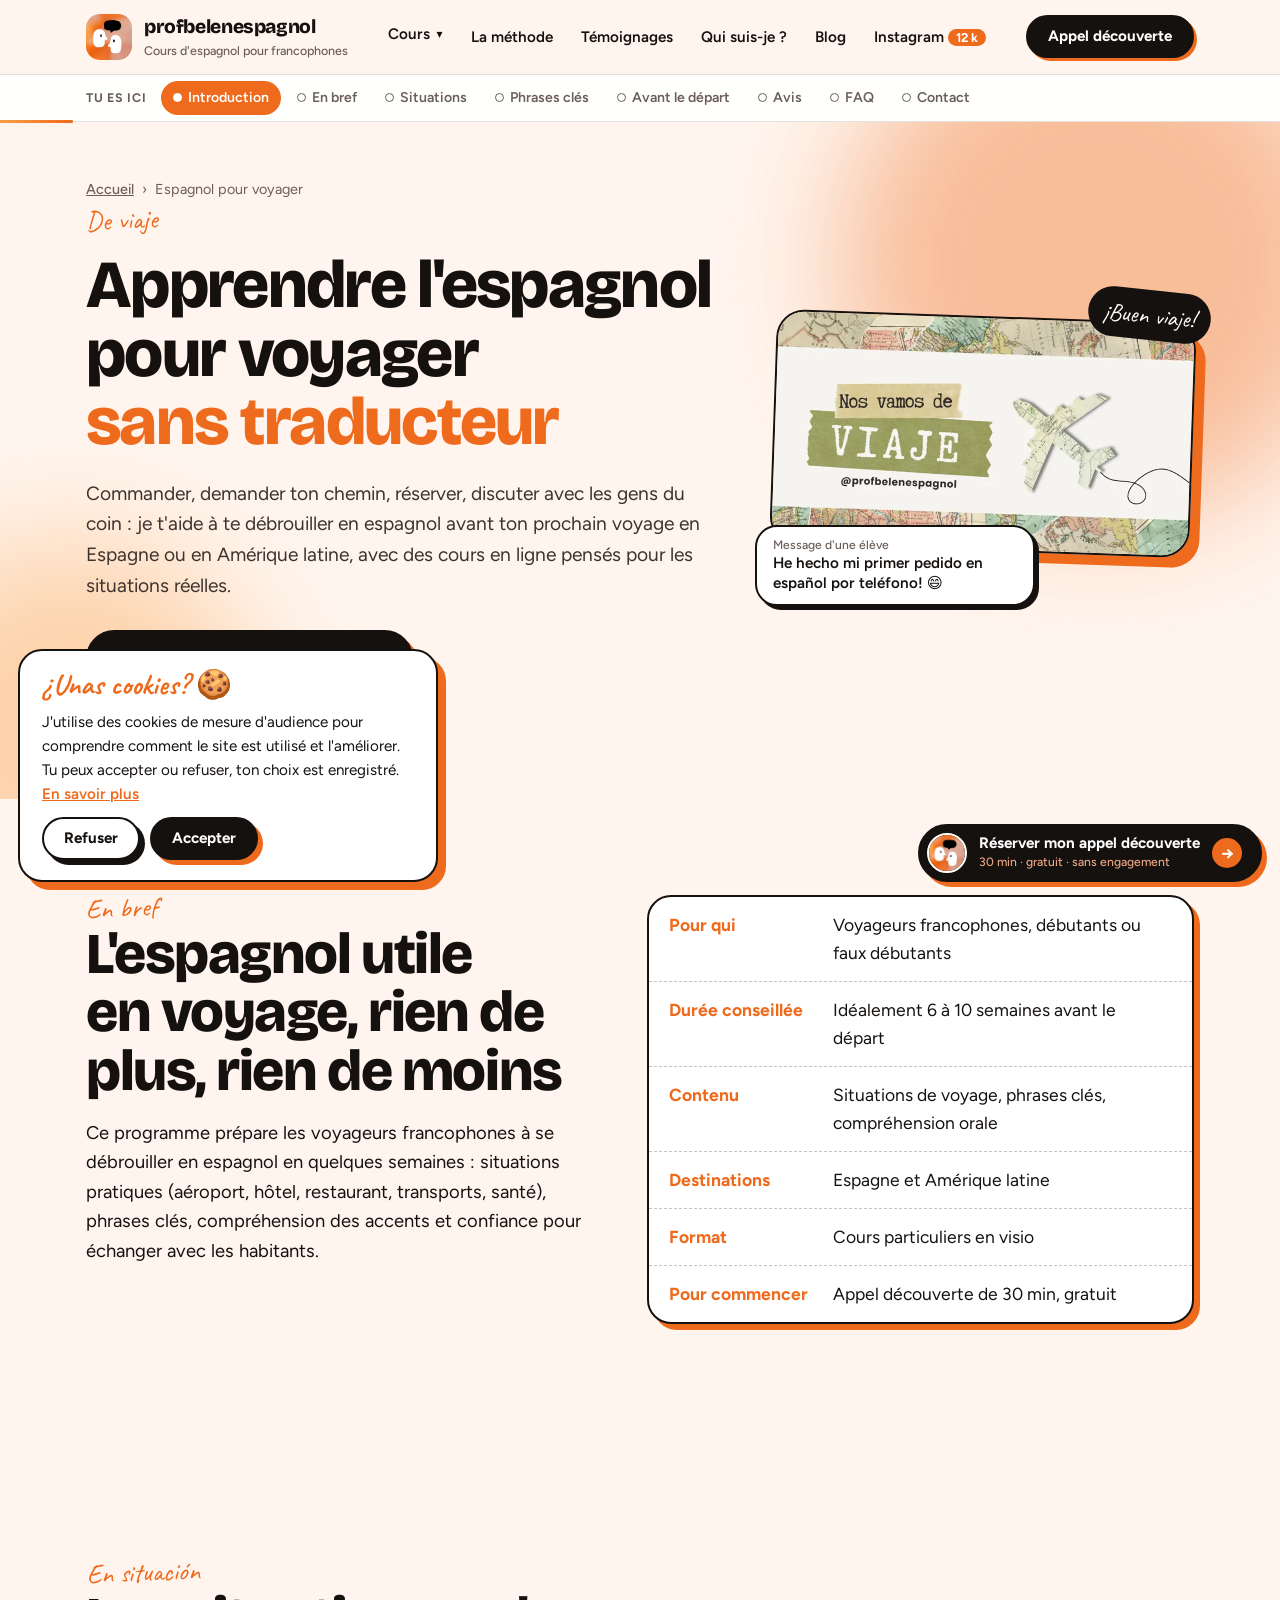
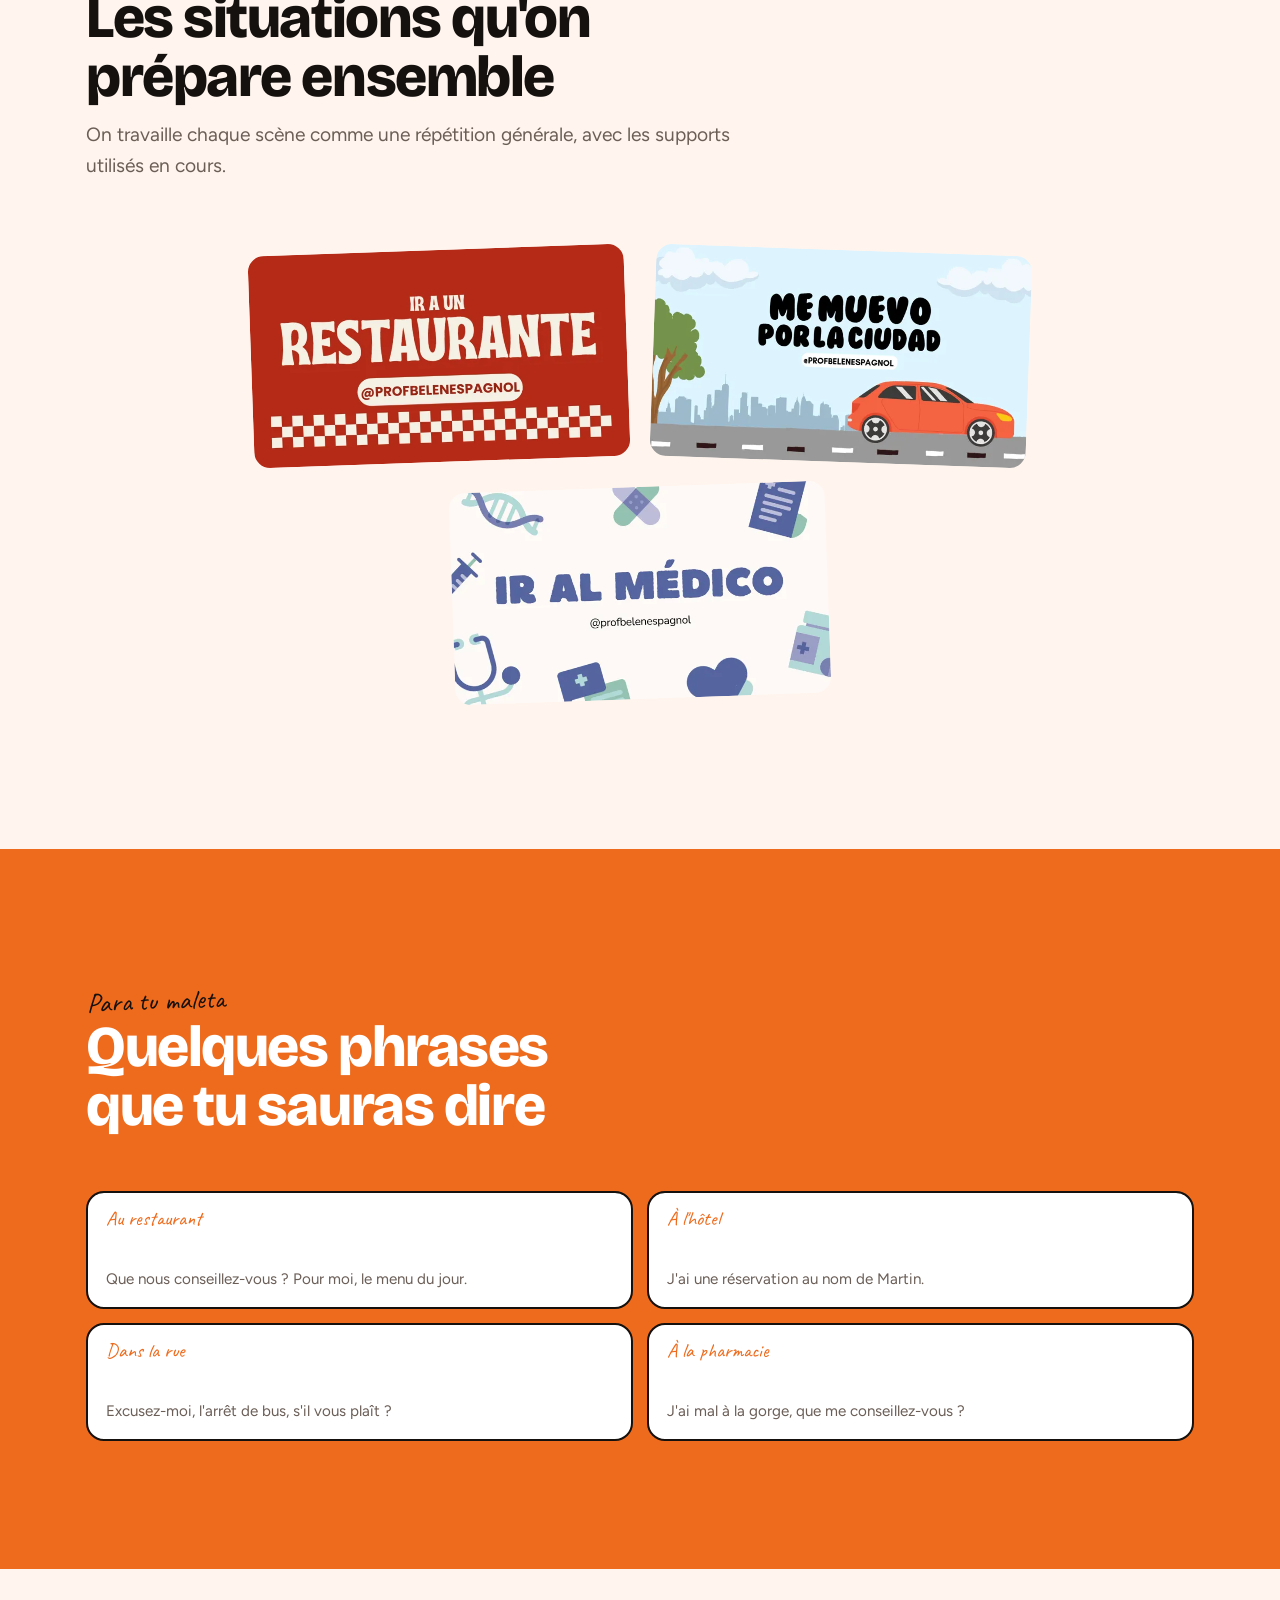
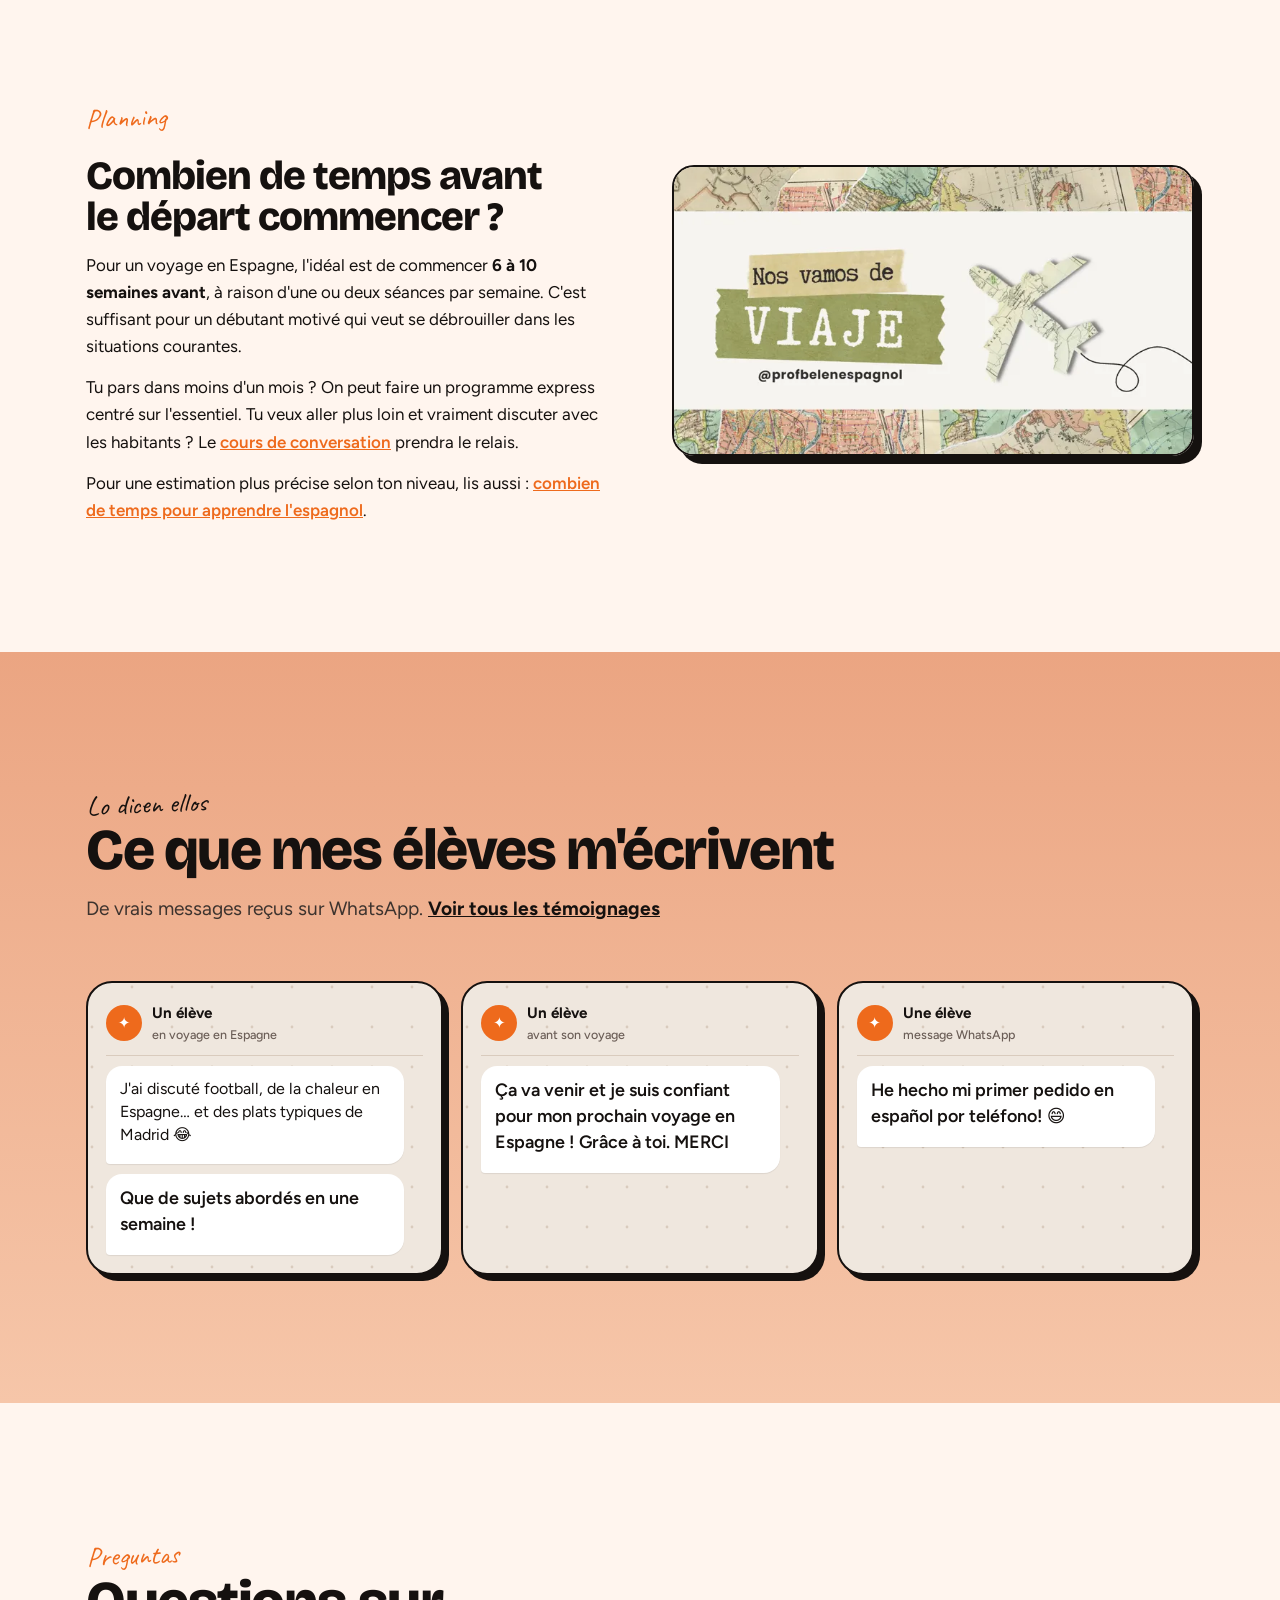
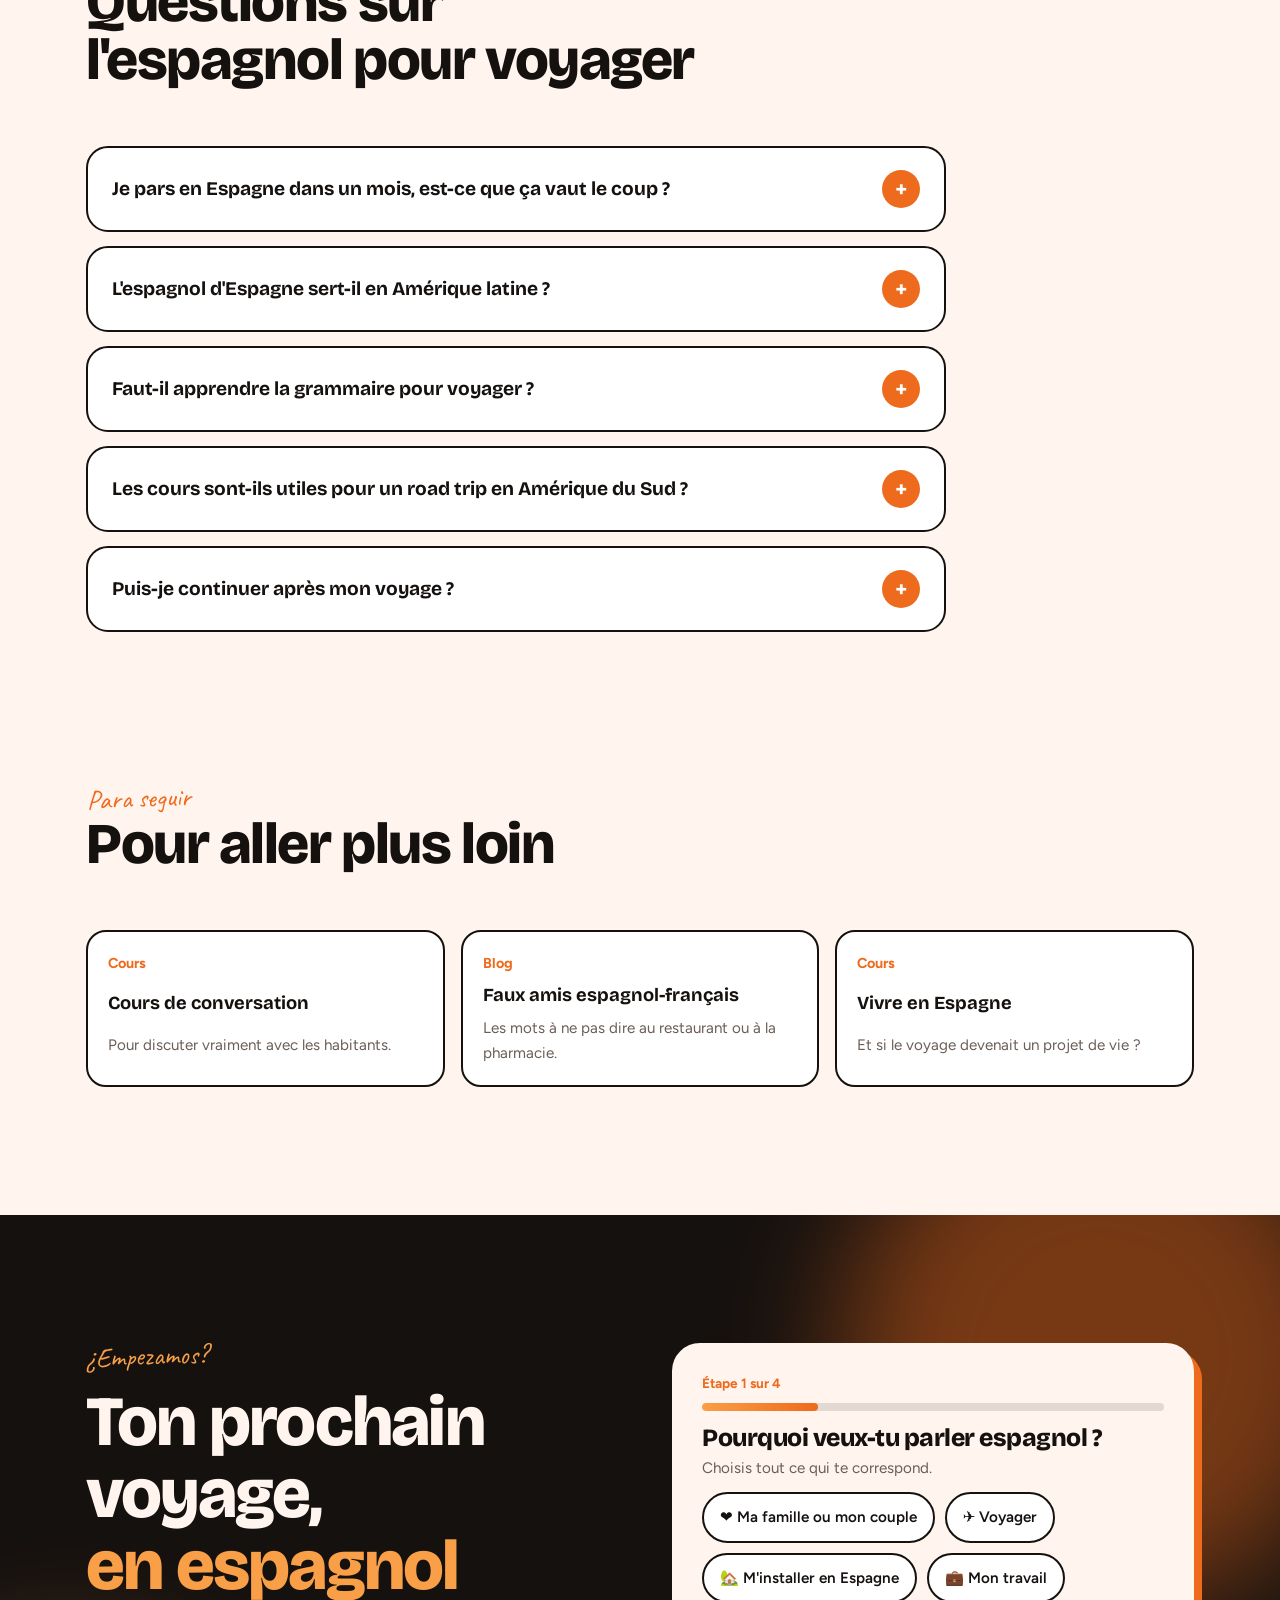
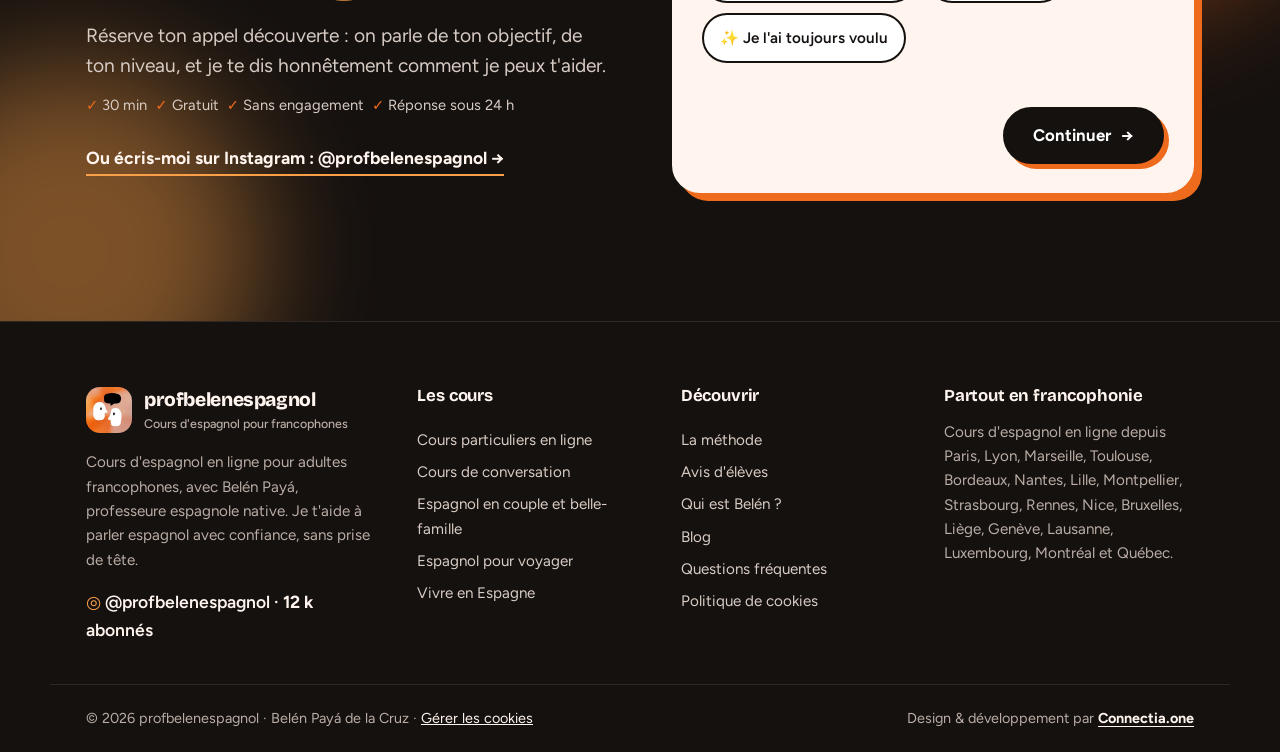
<file: espagnol-pour-voyager/index.html>
<!DOCTYPE html>
<html lang="fr">
<head>
<meta charset="utf-8">
<!-- Consent Mode v2 : tout refusé par défaut (RGPD / CNIL) -->
<script>
  window.dataLayer = window.dataLayer || [];
  function gtag(){dataLayer.push(arguments);}
  gtag('consent', 'default', { ad_storage: 'denied', ad_user_data: 'denied', ad_personalization: 'denied', analytics_storage: 'denied', functionality_storage: 'granted', security_storage: 'granted', wait_for_update: 500 });
  try { var c = localStorage.getItem('pbe_consent'); if (c) gtag('consent', 'update', JSON.parse(c)); } catch (e) {}
</script>
<!-- Google Tag Manager -->
<script>(function(w,d,s,l,i){w[l]=w[l]||[];w[l].push({'gtm.start':
new Date().getTime(),event:'gtm.js'});var f=d.getElementsByTagName(s)[0],
j=d.createElement(s),dl=l!='dataLayer'?'&l='+l:'';j.async=true;j.src=
'https://www.googletagmanager.com/gtm.js?id='+i+dl;f.parentNode.insertBefore(j,f);
})(window,document,'script','dataLayer','GTM-5VKLF3NR');</script>
<!-- End Google Tag Manager -->
<meta name="viewport" content="width=device-width, initial-scale=1">
<!-- SEO:START -->
<title>Apprendre l&#x27;espagnol pour voyager · cours en ligne</title>
<meta name="description" content="Apprends l&#x27;espagnol pour voyager en Espagne ou en Amérique latine : restaurant, hôtel, transports, santé. Cours en ligne avec une prof native.">
<meta name="robots" content="index, follow, max-image-preview:large, max-snippet:-1, max-video-preview:-1">
<meta name="author" content="Belén Payá de la Cruz">
<meta name="geo.region" content="FR">
<link rel="canonical" href="https://profbelenespagnol.fr/espagnol-pour-voyager/">
<link rel="alternate" hreflang="fr" href="https://profbelenespagnol.fr/espagnol-pour-voyager/">
<link rel="alternate" hreflang="fr-FR" href="https://profbelenespagnol.fr/espagnol-pour-voyager/">
<link rel="alternate" hreflang="fr-BE" href="https://profbelenespagnol.fr/espagnol-pour-voyager/">
<link rel="alternate" hreflang="fr-CH" href="https://profbelenespagnol.fr/espagnol-pour-voyager/">
<link rel="alternate" hreflang="fr-LU" href="https://profbelenespagnol.fr/espagnol-pour-voyager/">
<link rel="alternate" hreflang="fr-CA" href="https://profbelenespagnol.fr/espagnol-pour-voyager/">
<link rel="alternate" hreflang="x-default" href="https://profbelenespagnol.fr/espagnol-pour-voyager/">
<link rel="alternate" type="text/plain" title="Résumé pour les IA (llms.txt)" href="/llms.txt">
<link rel="sitemap" type="application/xml" href="/sitemap.xml">
<meta property="og:type" content="website">
<meta property="og:locale" content="fr_FR">
<meta property="og:locale:alternate" content="fr_BE">
<meta property="og:locale:alternate" content="fr_CH">
<meta property="og:locale:alternate" content="fr_CA">
<meta property="og:site_name" content="profbelenespagnol · Belén Payá">
<meta property="og:url" content="https://profbelenespagnol.fr/espagnol-pour-voyager/">
<meta property="og:title" content="Apprendre l&#x27;espagnol pour voyager · cours en ligne">
<meta property="og:description" content="Apprends l&#x27;espagnol pour voyager en Espagne ou en Amérique latine : restaurant, hôtel, transports, santé. Cours en ligne avec une prof native.">
<meta property="og:image" content="https://profbelenespagnol.fr/img/og-espagnol-pour-voyager.jpg">
<meta property="og:image:secure_url" content="https://profbelenespagnol.fr/img/og-espagnol-pour-voyager.jpg">
<meta property="og:image:type" content="image/jpeg">
<meta property="og:image:width" content="1200">
<meta property="og:image:height" content="630">
<meta property="og:image:alt" content="Apprendre l&#x27;espagnol pour voyager">
<meta property="og:see_also" content="https://www.instagram.com/profbelenespagnol/">
<meta name="twitter:card" content="summary_large_image">
<meta name="twitter:title" content="Apprendre l&#x27;espagnol pour voyager · cours en ligne">
<meta name="twitter:description" content="Apprends l&#x27;espagnol pour voyager en Espagne ou en Amérique latine : restaurant, hôtel, transports, santé. Cours en ligne avec une prof native.">
<meta name="twitter:image" content="https://profbelenespagnol.fr/img/og-espagnol-pour-voyager.jpg">
<meta name="twitter:image:alt" content="Apprendre l&#x27;espagnol pour voyager">
<link rel="icon" href="/favicon.ico" sizes="any">
<link rel="icon" type="image/png" sizes="32x32" href="/img/favicon-32.png">
<link rel="icon" type="image/png" sizes="16x16" href="/img/favicon-16.png">
<link rel="icon" type="image/png" sizes="96x96" href="/img/favicon-96.png">
<link rel="apple-touch-icon" sizes="180x180" href="/img/icon-180.png">
<meta name="theme-color" content="#EE6A1C">
<script type="application/ld+json">
{
 "@context": "https://schema.org",
 "@graph": [
  {
   "@type": "WebSite",
   "@id": "https://profbelenespagnol.fr/#website",
   "url": "https://profbelenespagnol.fr/",
   "name": "profbelenespagnol",
   "alternateName": [
    "Prof Belén Espagnol",
    "Belén Payá, cours d'espagnol"
   ],
   "inLanguage": "fr-FR",
   "publisher": {
    "@id": "https://profbelenespagnol.fr/#organisation"
   }
  },
  {
   "@type": [
    "EducationalOrganization",
    "ProfessionalService"
   ],
   "@id": "https://profbelenespagnol.fr/#organisation",
   "name": "profbelenespagnol",
   "alternateName": [
    "Prof Belén Espagnol",
    "Belén Payá, cours d'espagnol"
   ],
   "url": "https://profbelenespagnol.fr/",
   "logo": {
    "@type": "ImageObject",
    "@id": "https://profbelenespagnol.fr/#logo",
    "url": "https://profbelenespagnol.fr/img/icon-512.png",
    "width": 512,
    "height": 512,
    "caption": "profbelenespagnol"
   },
   "image": "https://profbelenespagnol.fr/img/og-cours-espagnol-en-ligne-francophones.jpg",
   "description": "Cours d'espagnol en ligne pour adultes francophones de France, Belgique, Suisse, Luxembourg et Canada, avec Belén Payá, professeure espagnole native.",
   "slogan": "Je t'aide à parler espagnol avec confiance, sans prise de tête.",
   "founder": {
    "@id": "https://profbelenespagnol.fr/#belen"
   },
   "employee": {
    "@id": "https://profbelenespagnol.fr/#belen"
   },
   "areaServed": [
    {
     "@type": "Country",
     "name": "France"
    },
    {
     "@type": "Country",
     "name": "Belgique"
    },
    {
     "@type": "Country",
     "name": "Suisse"
    },
    {
     "@type": "Country",
     "name": "Luxembourg"
    },
    {
     "@type": "Country",
     "name": "Canada"
    }
   ],
   "availableLanguage": [
    "fr",
    "es"
   ],
   "knowsLanguage": [
    "fr",
    "es"
   ],
   "priceRange": "€€",
   "contactPoint": {
    "@type": "ContactPoint",
    "contactType": "customer support",
    "url": "https://profbelenespagnol.fr/#contact",
    "availableLanguage": [
     "French",
     "Spanish"
    ],
    "areaServed": [
     "FR",
     "BE",
     "CH",
     "LU",
     "CA"
    ]
   },
   "hasOfferCatalog": {
    "@type": "OfferCatalog",
    "name": "Cours d'espagnol en ligne",
    "itemListElement": [
     {
      "@type": "Offer",
      "itemOffered": {
       "@type": "Service",
       "name": "Primeros pasos",
       "description": "Accompagnement pour débutants (A1–A2) : bases solides et conversation dès le premier jour.",
       "provider": {
        "@id": "https://profbelenespagnol.fr/#organisation"
       }
      }
     },
     {
      "@type": "Offer",
      "itemOffered": {
       "@type": "Service",
       "name": "Sobremesa",
       "description": "Accompagnement conversation (B1 et plus) pour débloquer l'oral et gagner en fluidité.",
       "provider": {
        "@id": "https://profbelenespagnol.fr/#organisation"
       }
      }
     },
     {
      "@type": "Offer",
      "itemOffered": {
       "@type": "Service",
       "name": "Appel découverte",
       "description": "Appel de 30 minutes, gratuit et sans engagement, pour définir ton objectif et ton niveau.",
       "provider": {
        "@id": "https://profbelenespagnol.fr/#organisation"
       }
      },
      "price": "0",
      "priceCurrency": "EUR"
     }
    ]
   },
   "sameAs": [
    "https://www.instagram.com/profbelenespagnol/"
   ]
  },
  {
   "@type": "Person",
   "@id": "https://profbelenespagnol.fr/#belen",
   "name": "Belén Payá de la Cruz",
   "alternateName": [
    "Belén Payá",
    "Prof Belén Espagnol",
    "profbelenespagnol"
   ],
   "jobTitle": "Professeure d'espagnol pour adultes francophones",
   "description": "Professeure espagnole native, créatrice de profbelenespagnol, spécialisée dans l'accompagnement des adultes francophones qui veulent débloquer l'oral en espagnol.",
   "image": "https://profbelenespagnol.fr/img/belen-paya-portrait.webp",
   "url": "https://profbelenespagnol.fr/",
   "nationality": {
    "@type": "Country",
    "name": "Espagne"
   },
   "affiliation": [
    {
     "@type": "CollegeOrUniversity",
     "name": "Universidad de Alicante"
    }
   ],
   "knowsLanguage": [
    {
     "@type": "Language",
     "name": "Espagnol",
     "alternateName": "es"
    },
    {
     "@type": "Language",
     "name": "Français",
     "alternateName": "fr"
    },
    {
     "@type": "Language",
     "name": "Anglais",
     "alternateName": "en"
    }
   ],
   "knowsAbout": [
    "Enseignement de l'espagnol langue étrangère (ELE)",
    "Espagnol pour francophones",
    "Conversation en espagnol",
    "Linguistique appliquée",
    "Espagnol pour voyager",
    "Espagnol en famille"
   ],
   "worksFor": {
    "@id": "https://profbelenespagnol.fr/#organisation"
   },
   "sameAs": [
    "https://www.instagram.com/profbelenespagnol/"
   ]
  },
  {
   "@type": "WebPage",
   "@id": "https://profbelenespagnol.fr/espagnol-pour-voyager/#webpage",
   "url": "https://profbelenespagnol.fr/espagnol-pour-voyager/",
   "name": "Apprendre l'espagnol pour voyager · cours en ligne",
   "description": "Apprends l'espagnol pour voyager en Espagne ou en Amérique latine : restaurant, hôtel, transports, santé. Cours en ligne avec une prof native.",
   "inLanguage": "fr-FR",
   "isPartOf": {
    "@id": "https://profbelenespagnol.fr/#website"
   },
   "about": {
    "@id": "https://profbelenespagnol.fr/#organisation"
   },
   "author": {
    "@id": "https://profbelenespagnol.fr/#belen"
   },
   "publisher": {
    "@id": "https://profbelenespagnol.fr/#organisation"
   },
   "primaryImageOfPage": {
    "@type": "ImageObject",
    "url": "https://profbelenespagnol.fr/img/og-espagnol-pour-voyager.jpg",
    "width": 1200,
    "height": 630
   },
   "datePublished": "2026-11-16T10:00:00+01:00",
   "dateModified": "2026-11-16T10:00:00+01:00",
   "keywords": "apprendre l'espagnol pour voyager, espagnol de voyage, cours d'espagnol avant un voyage, phrases espagnol voyage",
   "speakable": {
    "@type": "SpeakableSpecification",
    "cssSelector": [
     "#en-bref",
     "#faq"
    ]
   },
   "breadcrumb": {
    "@id": "https://profbelenespagnol.fr/espagnol-pour-voyager/#breadcrumb"
   }
  },
  {
   "@type": "BreadcrumbList",
   "@id": "https://profbelenespagnol.fr/espagnol-pour-voyager/#breadcrumb",
   "itemListElement": [
    {
     "@type": "ListItem",
     "position": 1,
     "name": "Accueil",
     "item": "https://profbelenespagnol.fr/"
    },
    {
     "@type": "ListItem",
     "position": 2,
     "name": "Espagnol pour voyager",
     "item": "https://profbelenespagnol.fr/espagnol-pour-voyager/"
    }
   ]
  },
  {
   "@type": "Course",
   "@id": "https://profbelenespagnol.fr/espagnol-pour-voyager/#cours",
   "name": "Espagnol pour voyager",
   "description": "Programme d'espagnol en ligne pour voyageurs francophones : situations pratiques, phrases clés et compréhension des accents.",
   "inLanguage": "es",
   "availableLanguage": [
    "fr",
    "es"
   ],
   "educationalLevel": "Débutant à avancé (A1 à C1)",
   "teaches": [
    "Expression orale en espagnol",
    "Compréhension orale",
    "Vocabulaire du quotidien",
    "Espagnol pour voyager",
    "Espagnol en famille"
   ],
   "audience": {
    "@type": "EducationalAudience",
    "audienceType": "Adultes francophones"
   },
   "provider": {
    "@id": "https://profbelenespagnol.fr/#organisation"
   },
   "image": "https://profbelenespagnol.fr/img/og-espagnol-pour-voyager.jpg",
   "offers": [
    {
     "@type": "Offer",
     "category": "Paid",
     "availability": "https://schema.org/InStock",
     "url": "https://profbelenespagnol.fr/#contact"
    }
   ],
   "hasCourseInstance": [
    {
     "@type": "CourseInstance",
     "name": "Primeros pasos (Débutant (A1–A2))",
     "courseMode": "Online",
     "courseWorkload": "PT1H",
     "inLanguage": "es",
     "instructor": {
      "@id": "https://profbelenespagnol.fr/#belen"
     },
     "location": {
      "@type": "VirtualLocation",
      "url": "https://profbelenespagnol.fr/#contact"
     }
    },
    {
     "@type": "CourseInstance",
     "name": "Sobremesa (Intermédiaire et avancé (B1 et plus))",
     "courseMode": "Online",
     "courseWorkload": "PT1H",
     "inLanguage": "es",
     "instructor": {
      "@id": "https://profbelenespagnol.fr/#belen"
     },
     "location": {
      "@type": "VirtualLocation",
      "url": "https://profbelenespagnol.fr/#contact"
     }
    }
   ]
  },
  {
   "@type": "FAQPage",
   "@id": "https://profbelenespagnol.fr/espagnol-pour-voyager/#faq",
   "isPartOf": {
    "@id": "https://profbelenespagnol.fr/espagnol-pour-voyager/#webpage"
   },
   "mainEntity": [
    {
     "@type": "Question",
     "name": "Je pars en Espagne dans un mois, est-ce que ça vaut le coup ?",
     "acceptedAnswer": {
      "@type": "Answer",
      "text": "Oui. En quatre semaines intensives, on se concentre sur les situations clés du voyage (se présenter, commander, demander son chemin, gérer un imprévu). Tu partiras avec des réflexes et beaucoup plus d'assurance."
     }
    },
    {
     "@type": "Question",
     "name": "L'espagnol d'Espagne sert-il en Amérique latine ?",
     "acceptedAnswer": {
      "@type": "Answer",
      "text": "Oui, on se comprend parfaitement. Il existe des différences de vocabulaire et d'accent, que Belén t'explique selon ta destination."
     }
    },
    {
     "@type": "Question",
     "name": "Faut-il apprendre la grammaire pour voyager ?",
     "acceptedAnswer": {
      "@type": "Answer",
      "text": "Un minimum, oui, mais au service de la communication : les verbes et structures utiles pour demander, proposer et comprendre. Pas de tableaux de conjugaison sans fin."
     }
    },
    {
     "@type": "Question",
     "name": "Les cours sont-ils utiles pour un road trip en Amérique du Sud ?",
     "acceptedAnswer": {
      "@type": "Answer",
      "text": "Oui. On adapte le vocabulaire et les accents au pays (Mexique, Argentine, Colombie, Pérou…) et aux situations propres à un long voyage."
     }
    },
    {
     "@type": "Question",
     "name": "Puis-je continuer après mon voyage ?",
     "acceptedAnswer": {
      "@type": "Answer",
      "text": "Bien sûr. Beaucoup d'élèves reviennent motivés après un voyage et poursuivent avec le cours de conversation pour aller plus loin."
     }
    }
   ]
  }
 ]
}
</script>
<!-- SEO:END -->
<link rel="preconnect" href="https://fonts.googleapis.com">
<link rel="preconnect" href="https://fonts.gstatic.com" crossorigin>
<link href="https://fonts.googleapis.com/css2?family=Bricolage+Grotesque:opsz,wght@12..96,500;12..96,700;12..96,800&family=Caveat:wght@600;700&family=Figtree:wght@400;500;600;700&display=swap" rel="stylesheet">
<link rel="stylesheet" href="../css/site.css">
</head>
<body>
<!-- Google Tag Manager (noscript) -->
<noscript><iframe src="https://www.googletagmanager.com/ns.html?id=GTM-5VKLF3NR" height="0" width="0" style="display:none;visibility:hidden"></iframe></noscript>
<!-- End Google Tag Manager (noscript) -->
<div class="progress" aria-hidden="true"></div>
<a class="skip" href="#main">Aller au contenu</a>
<header id="top">
  <nav class="wrap nav" aria-label="Navigation principale">
    <a class="brand" href="../"><img src="../img/logo-profbelenespagnol.webp" alt="Logo profbelenespagnol : deux visages qui discutent" width="46" height="46"><span><b>profbelenespagnol</b><small>Cours d'espagnol pour francophones</small></span></a>
    <ul id="menu">
      <li class="has-sub"><button type="button" class="sub-toggle" aria-expanded="false" aria-controls="submenu-cours" aria-current="true">Cours</button>
        <ul class="submenu" id="submenu-cours">
          <li><a href="../cours-particuliers-espagnol-en-ligne/"><b>Cours particuliers en ligne</b><small>En visio, 100 % sur mesure</small></a></li>
          <li><a href="../cours-conversation-espagnol/"><b>Cours de conversation</b><small>Pour débloquer l'oral</small></a></li>
          <li><a href="../espagnol-couple-belle-famille/"><b>Espagnol en couple et belle-famille</b><small>Parler avec ceux que tu aimes</small></a></li>
          <li><a href="../espagnol-pour-voyager/" aria-current="page"><b>Espagnol pour voyager</b><small>Te débrouiller sans traducteur</small></a></li>
          <li><a href="../espagnol-pour-vivre-en-espagne/"><b>Vivre en Espagne</b><small>Installation, retraite, quotidien</small></a></li>
        </ul>
      </li>
      <li><a href="../#methode">La méthode</a></li>
      <li><a href="../#temoignages">Témoignages</a></li>
      <li><a href="../#belen">Qui suis-je ?</a></li>
      <li><a href="../blog/">Blog</a></li>
      <li><a class="nav-ig" href="../#instagram">Instagram <b class="ig-count">12 k</b></a></li>
    </ul>
    <a class="btn btn-main" href="#contact">Appel découverte</a>
    <button class="burger" id="burger" aria-expanded="false" aria-controls="menu">Menu</button>
  </nav>
</header>
<div class="chapters" aria-label="Sections de la page">
  <div class="wrap ch-inner"><span class="ch-here">Tu es ici</span><nav class="ch-list"><a href="#intro" data-label="Introduction">Introduction</a><a href="#en-bref" data-label="En bref">En bref</a><a href="#situations-voyage" data-label="Situations">Situations</a><a href="#phrases-cles" data-label="Phrases clés">Phrases clés</a><a href="#avant-le-depart" data-label="Avant le départ">Avant le départ</a><a href="#temoignages" data-label="Avis">Avis</a><a href="#faq" data-label="FAQ">FAQ</a><a href="#contact" data-label="Contact">Contact</a></nav></div>
  <div class="ch-track" aria-hidden="true"><i class="ch-fill"></i></div>
</div>
<main id="main">
<section class="page-hero" id="intro">
  <div class="blob b1"></div><div class="blob b2"></div>
  <div class="wrap ph-grid">
    <div>
      <nav class="crumbs" aria-label="Fil d'Ariane"><a href="../">Accueil</a> <span aria-hidden="true">›</span> <span aria-current="page">Espagnol pour voyager</span></nav>
      <span class="eyebrow">De viaje</span>
      <h1>Apprendre l'espagnol pour voyager <em>sans traducteur</em></h1>
      <p class="lead">Commander, demander ton chemin, réserver, discuter avec les gens du coin : je t'aide à te débrouiller en espagnol avant ton prochain voyage en Espagne ou en Amérique latine, avec des cours en ligne pensés pour les situations réelles.</p>
      <a class="btn btn-main" href="#contact">Réserver mon appel découverte <span class="arrow">→</span></a>
      <div class="micro"><span>30 min</span><span>Gratuit</span><span>Sans engagement</span></div>
    </div>
    <div class="ph-visual">
      <img src="../img/support-cours-espagnol-pour-voyager.webp" alt="Support de cours d'espagnol pour voyager" width="720" height="399" fetchpriority="high">
      <span class="sticker">¡Buen viaje!</span>
      <div class="chat"><small>Message d'une élève</small>He hecho mi primer pedido en español por teléfono! 😄</div>
    </div>
  </div>
</section>
<section id="en-bref" class="bref" aria-labelledby="bref-t">
  <div class="wrap bref-grid">
    <div class="reveal"><span class="eyebrow">En bref</span><h2 id="bref-t">L'espagnol utile en voyage, rien de plus, rien de moins</h2><p class="bref-def">Ce programme prépare les voyageurs francophones à se débrouiller en espagnol en quelques semaines : situations pratiques (aéroport, hôtel, restaurant, transports, santé), phrases clés, compréhension des accents et confiance pour échanger avec les habitants.</p></div>
    <dl class="facts reveal"><div><dt>Pour qui</dt><dd>Voyageurs francophones, débutants ou faux débutants</dd></div><div><dt>Durée conseillée</dt><dd>Idéalement 6 à 10 semaines avant le départ</dd></div><div><dt>Contenu</dt><dd>Situations de voyage, phrases clés, compréhension orale</dd></div><div><dt>Destinations</dt><dd>Espagne et Amérique latine</dd></div><div><dt>Format</dt><dd>Cours particuliers en visio</dd></div><div><dt>Pour commencer</dt><dd>Appel découverte de 30 min, gratuit</dd></div></dl>
  </div>
</section>
<section id="situations-voyage">
  <div class="wrap">
    <div class="head reveal"><span class="eyebrow">En situación</span><h2>Les situations qu'on prépare ensemble</h2><p class="lead">On travaille chaque scène comme une répétition générale, avec les supports utilisés en cours.</p></div>
    <div class="reel" style="animation:none;flex-wrap:wrap;width:auto;justify-content:center">
      <figure><img src="../img/support-cours-espagnol-au-restaurant.webp" alt="Support de cours : commander au restaurant en espagnol" loading="lazy" width="720" height="402"></figure>
      <figure><img src="../img/support-cours-se-deplacer-en-ville-espagnol.webp" alt="Support de cours : se déplacer en ville en espagnol" loading="lazy" width="720" height="403"></figure>
      <figure><img src="../img/support-cours-espagnol-chez-le-medecin.webp" alt="Support de cours : chez le médecin en espagnol" loading="lazy" width="720" height="405"></figure>
    </div>
  </div>
</section>
<section id="phrases-cles" class="orange">
  <div class="wrap">
    <div class="head reveal"><span class="eyebrow">Para tu maleta</span><h2>Quelques phrases que tu sauras dire</h2></div>
    <div class="phrases">
      <div class="phrase reveal"><span class="ctx">Au restaurant</span><span class="es">¿Qué nos recomienda? Para mí, el menú del día.</span><span class="fr">Que nous conseillez-vous ? Pour moi, le menu du jour.</span></div>
      <div class="phrase reveal"><span class="ctx">À l'hôtel</span><span class="es">Tengo una reserva a nombre de Martin.</span><span class="fr">J'ai une réservation au nom de Martin.</span></div>
      <div class="phrase reveal"><span class="ctx">Dans la rue</span><span class="es">Perdone, ¿la parada del autobús, por favor?</span><span class="fr">Excusez-moi, l'arrêt de bus, s'il vous plaît ?</span></div>
      <div class="phrase reveal"><span class="ctx">À la pharmacie</span><span class="es">Me duele la garganta, ¿qué me aconseja?</span><span class="fr">J'ai mal à la gorge, que me conseillez-vous ?</span></div>
    </div>
  </div>
</section>
<section id="avant-le-depart">
  <div class="wrap split">
    <div class="prose reveal">
      <span class="eyebrow">Planning</span>
      <h2>Combien de temps avant le départ commencer ?</h2>
      <p>Pour un voyage en Espagne, l'idéal est de commencer <b>6 à 10 semaines avant</b>, à raison d'une ou deux séances par semaine. C'est suffisant pour un débutant motivé qui veut se débrouiller dans les situations courantes.</p>
      <p>Tu pars dans moins d'un mois ? On peut faire un programme express centré sur l'essentiel. Tu veux aller plus loin et vraiment discuter avec les habitants ? Le <a href="../cours-conversation-espagnol/">cours de conversation</a> prendra le relais.</p>
      <p>Pour une estimation plus précise selon ton niveau, lis aussi : <a href="../blog/combien-de-temps-pour-apprendre-l-espagnol/">combien de temps pour apprendre l'espagnol</a>.</p>
    </div>
    <img class="reveal" src="../img/support-cours-espagnol-pour-voyager.webp" alt="Préparer son voyage en Espagne en apprenant l'espagnol" width="720" height="399" loading="lazy">
  </div>
</section>
<section class="peach" id="temoignages">
  <div class="wrap">
    <div class="head reveal"><span class="eyebrow" style="color:var(--tinta)">Lo dicen ellos</span><h2>Ce que mes élèves m'écrivent</h2><p class="lead" style="color:#3d332e">De vrais messages reçus sur WhatsApp. <a href="../#temoignages" style="color:var(--tinta);font-weight:700">Voir tous les témoignages</a></p></div>
    <div class="quotes"><article class="wa"><div class="wa-top"><span class="av">✦</span><div>Un élève<small>en voyage en Espagne</small></div></div><p class="bubble">J'ai discuté football, de la chaleur en Espagne… et des plats typiques de Madrid 😂</p><p class="bubble big">Que de sujets abordés en une semaine !</p></article><article class="wa"><div class="wa-top"><span class="av">✦</span><div>Un élève<small>avant son voyage</small></div></div><p class="bubble big">Ça va venir et je suis confiant pour mon prochain voyage en Espagne ! Grâce à toi. MERCI</p></article><article class="wa"><div class="wa-top"><span class="av">✦</span><div>Une élève<small>message WhatsApp</small></div></div><p class="bubble big">He hecho mi primer pedido en español por teléfono! 😄</p></article></div>
  </div>
</section>
<section id="faq">
  <div class="wrap">
    <div class="head reveal"><span class="eyebrow">Preguntas</span><h2>Questions sur l'espagnol pour voyager</h2></div>
    <div class="faq">
      <details><summary>Je pars en Espagne dans un mois, est-ce que ça vaut le coup ?</summary><p>Oui. En quatre semaines intensives, on se concentre sur les situations clés du voyage (se présenter, commander, demander son chemin, gérer un imprévu). Tu partiras avec des réflexes et beaucoup plus d'assurance.</p></details>
      <details><summary>L'espagnol d'Espagne sert-il en Amérique latine ?</summary><p>Oui, on se comprend parfaitement. Il existe des différences de vocabulaire et d'accent, que Belén t'explique selon ta destination.</p></details>
      <details><summary>Faut-il apprendre la grammaire pour voyager ?</summary><p>Un minimum, oui, mais au service de la communication : les verbes et structures utiles pour demander, proposer et comprendre. Pas de tableaux de conjugaison sans fin.</p></details>
      <details><summary>Les cours sont-ils utiles pour un road trip en Amérique du Sud ?</summary><p>Oui. On adapte le vocabulaire et les accents au pays (Mexique, Argentine, Colombie, Pérou…) et aux situations propres à un long voyage.</p></details>
      <details><summary>Puis-je continuer après mon voyage ?</summary><p>Bien sûr. Beaucoup d'élèves reviennent motivés après un voyage et poursuivent avec le cours de conversation pour aller plus loin.</p></details>
    </div>
  </div>
</section>
<section id="aller-plus-loin" style="padding-top:0">
  <div class="wrap">
    <div class="head reveal"><span class="eyebrow">Para seguir</span><h2>Pour aller plus loin</h2></div>
    <div class="related"><a href="../cours-conversation-espagnol/"><em>Cours</em><b>Cours de conversation</b><span>Pour discuter vraiment avec les habitants.</span></a><a href="../blog/faux-amis-espagnol-francais/"><em>Blog</em><b>Faux amis espagnol-français</b><span>Les mots à ne pas dire au restaurant ou à la pharmacie.</span></a><a href="../espagnol-pour-vivre-en-espagne/"><em>Cours</em><b>Vivre en Espagne</b><span>Et si le voyage devenait un projet de vie ?</span></a></div>
  </div>
</section>
<section class="final" id="contact" aria-labelledby="contact-t">
  <div class="blob b1"></div><div class="blob b2"></div>
  <div class="wrap final-grid">
    <div class="reveal">
      <span class="eyebrow" style="color:var(--mandarina)">¿Empezamos?</span>
      <h2 id="contact-t" style="margin-top:14px">Ton prochain voyage, <em>en espagnol</em></h2>
      <p class="lead">Réserve ton appel découverte : on parle de ton objectif, de ton niveau, et je te dis honnêtement comment je peux t'aider.</p>
      <div class="micro"><span>30 min</span><span>Gratuit</span><span>Sans engagement</span><span>Réponse sous 24 h</span></div>
      <a class="insta" href="https://www.instagram.com/profbelenespagnol/" rel="me noopener">Ou écris-moi sur Instagram : @profbelenespagnol →</a>
    </div>
    <form id="form" class="wizard reveal" action="https://formspree.io/f/mkjrjbyp" method="POST" novalidate>
      <input type="hidden" name="_subject" value="Nouvelle demande d'appel découverte · profbelenespagnol">
      <input type="hidden" name="_language" value="fr">
      <input type="text" name="_gotcha" tabindex="-1" autocomplete="off" class="hp" aria-hidden="true">
      <div class="wz-top">
        <span class="wz-count" id="wzCount">Étape 1 sur 4</span>
        <div class="wz-bar" aria-hidden="true"><i id="wzBar"></i></div>
      </div>

      <fieldset class="wz-step active" data-step="1">
        <legend>Pourquoi veux-tu parler espagnol ?</legend>
        <p class="wz-hint">Choisis tout ce qui te correspond.</p>
        <div class="chips">
          <label class="chip"><input type="checkbox" name="motivation" value="Famille ou couple"><span>❤️ Ma famille ou mon couple</span></label>
          <label class="chip"><input type="checkbox" name="motivation" value="Voyager"><span>✈️ Voyager</span></label>
          <label class="chip"><input type="checkbox" name="motivation" value="S'installer en Espagne"><span>🏡 M'installer en Espagne</span></label>
          <label class="chip"><input type="checkbox" name="motivation" value="Travail"><span>💼 Mon travail</span></label>
          <label class="chip"><input type="checkbox" name="motivation" value="Toujours voulu"><span>✨ Je l'ai toujours voulu</span></label>
        </div>
      </fieldset>

      <fieldset class="wz-step" data-step="2">
        <legend>Où en es-tu aujourd'hui ?</legend>
        <div class="cards">
          <label class="pick"><input type="radio" name="niveau" value="Je pars de zéro"><span><b>Je pars de zéro</b>Ou j'ai tout oublié depuis le collège</span></label>
          <label class="pick"><input type="radio" name="niveau" value="Je connais des mots"><span><b>Je connais des mots</b>Mais je ne fais pas de phrases</span></label>
          <label class="pick"><input type="radio" name="niveau" value="Je comprends mais je bloque à l'oral"><span><b>Je comprends, mais je bloque</b>Les mots ne sortent pas</span></label>
          <label class="pick"><input type="radio" name="niveau" value="Je me débrouille, je veux être fluide"><span><b>Je me débrouille</b>Je veux être plus fluide</span></label>
        </div>
      </fieldset>

      <fieldset class="wz-step" data-step="3">
        <legend>Quand es-tu disponible pour l'appel ?</legend>
        <div class="chips">
          <label class="chip"><input type="checkbox" name="disponibilites" value="Matin"><span>☀️ Le matin</span></label>
          <label class="chip"><input type="checkbox" name="disponibilites" value="Midi"><span>🥗 Le midi</span></label>
          <label class="chip"><input type="checkbox" name="disponibilites" value="Après-midi"><span>☕ L'après-midi</span></label>
          <label class="chip"><input type="checkbox" name="disponibilites" value="Soir"><span>🌙 Le soir</span></label>
          <label class="chip"><input type="checkbox" name="disponibilites" value="Week-end"><span>🎉 Le week-end</span></label>
        </div>
        <label for="f-pays" style="margin-top:12px">Tu habites…
          <select id="f-pays" name="pays"><option>France</option><option>Belgique</option><option>Suisse</option><option>Luxembourg</option><option>Canada</option><option>Espagne</option><option>Autre</option></select>
        </label>
      </fieldset>

      <fieldset class="wz-step" data-step="4">
        <legend>Dernière étape : comment te joindre ?</legend>
        <div class="two">
          <label for="f-name">Prénom<input id="f-name" name="prenom" autocomplete="given-name" required></label>
          <label for="f-email">E-mail<input id="f-email" name="email" type="email" autocomplete="email" required></label>
        </div>
        <label for="f-tel">Téléphone ou WhatsApp <small>(facultatif)</small><input id="f-tel" name="telephone" type="tel" autocomplete="tel"></label>
        <label for="f-msg">Un petit mot <small>(facultatif)</small><textarea id="f-msg" name="message" placeholder="Ton projet, ce qui te bloque…"></textarea></label>
        <label class="consent"><input type="checkbox" name="consentement" value="oui" required id="f-ok"><span>J'accepte que Belén utilise ces informations pour me recontacter au sujet de mes cours.</span></label>
      </fieldset>

      <div class="wz-done" id="wzDone" hidden role="status">
        <p class="hand" style="font-size:2.8rem;color:var(--orange);line-height:1">¡Muchas gracias!</p>
        <h3>Merci, ta demande est bien envoyée.</h3>
        <p>Belén te contactera très bientôt pour fixer ton appel découverte. Pense à vérifier tes e-mails (et tes spams).</p>
        <p class="wz-done-ig">En attendant, viens dire hola sur <a href="https://www.instagram.com/profbelenespagnol/" rel="noopener">Instagram</a> 👋</p>
      </div>

      <p class="err" id="err" role="alert"></p>
      <div class="wz-nav" id="wzNav">
        <button type="button" class="btn btn-light" id="wzPrev" hidden>← Retour</button>
        <button type="button" class="btn btn-main" id="wzNext">Continuer <span class="arrow">→</span></button>
        <button type="submit" class="btn btn-main" id="wzSend" hidden>Envoyer ma demande <span class="arrow">→</span></button>
      </div>
    </form>
  </div>
</section>
</main>
<div class="cookies" id="cookies" role="dialog" aria-labelledby="ck-t" aria-describedby="ck-d" hidden>
  <p class="hand" id="ck-t">¿Unas cookies? 🍪</p>
  <p id="ck-d">J'utilise des cookies de mesure d'audience pour comprendre comment le site est utilisé et l'améliorer. Tu peux accepter ou refuser, ton choix est enregistré. <a href="../politique-cookies/">En savoir plus</a></p>
  <div class="ck-btns"><button type="button" class="btn btn-light" id="ckNo">Refuser</button><button type="button" class="btn btn-main" id="ckYes">Accepter</button></div>
</div>
<footer class="site-footer">
  <div class="wrap foot-grid">
    <div class="foot-brand">
      <a class="brand" href="../"><img src="../img/logo-profbelenespagnol.webp" alt="" width="46" height="46" loading="lazy"><span><b>profbelenespagnol</b><small>Cours d'espagnol pour francophones</small></span></a>
      <p>Cours d'espagnol en ligne pour adultes francophones, avec Belén Payá, professeure espagnole native. Je t'aide à parler espagnol avec confiance, sans prise de tête.</p>
      <a class="foot-ig" href="https://www.instagram.com/profbelenespagnol/" rel="me noopener"><span aria-hidden="true">◎</span> @profbelenespagnol · <b class="ig-count">12 k</b> abonnés</a>
    </div>
    <nav aria-label="Cours">
      <h3>Les cours</h3>
      <a href="../cours-particuliers-espagnol-en-ligne/">Cours particuliers en ligne</a>
      <a href="../cours-conversation-espagnol/">Cours de conversation</a>
      <a href="../espagnol-couple-belle-famille/">Espagnol en couple et belle-famille</a>
      <a href="../espagnol-pour-voyager/" aria-current="page">Espagnol pour voyager</a>
      <a href="../espagnol-pour-vivre-en-espagne/">Vivre en Espagne</a>
    </nav>
    <nav aria-label="Découvrir">
      <h3>Découvrir</h3>
      <a href="../#methode">La méthode</a>
      <a href="../#temoignages">Avis d'élèves</a>
      <a href="../#belen">Qui est Belén ?</a>
      <a href="../blog/">Blog</a>
      <a href="../#faq">Questions fréquentes</a>
      <a href="../politique-cookies/">Politique de cookies</a>
    </nav>
    <div>
      <h3>Partout en francophonie</h3>
      <p class="cities">Cours d'espagnol en ligne depuis Paris, Lyon, Marseille, Toulouse, Bordeaux, Nantes, Lille, Montpellier, Strasbourg, Rennes, Nice, Bruxelles, Liège, Genève, Lausanne, Luxembourg, Montréal et Québec.</p>
    </div>
  </div>
  <div class="wrap foot-bottom">
    <span>© 2026 profbelenespagnol · Belén Payá de la Cruz · <button type="button" class="ck-link" id="ckOpen">Gérer les cookies</button></span>
    <span class="credit">Design &amp; développement par <a href="https://connectia.one" target="_blank" rel="noopener">Connectia.one</a></span>
  </div>
</footer>
<button type="button" class="cta-float" id="ctaFloat" aria-haspopup="dialog" aria-controls="formModal"><img src="../img/logo-profbelenespagnol.webp" alt="" width="40" height="40"><span><b>Réserver mon appel découverte</b><small>30 min · gratuit · sans engagement</small></span><i aria-hidden="true">→</i></button>
<dialog class="form-modal" id="formModal" aria-labelledby="modalTitle">
  <div class="fm-head">
    <div><p class="hand" style="font-size:1.6rem;color:var(--orange);line-height:1">¡Empezamos!</p><h2 id="modalTitle">Ton appel découverte gratuit</h2></div>
    <button type="button" class="fm-close" id="fmClose" aria-label="Fermer le formulaire">✕</button>
  </div>
  <div class="fm-body" id="fmBody"></div>
</dialog>
<script src="../js/site.js" defer></script>
</body>
</html>
</file>
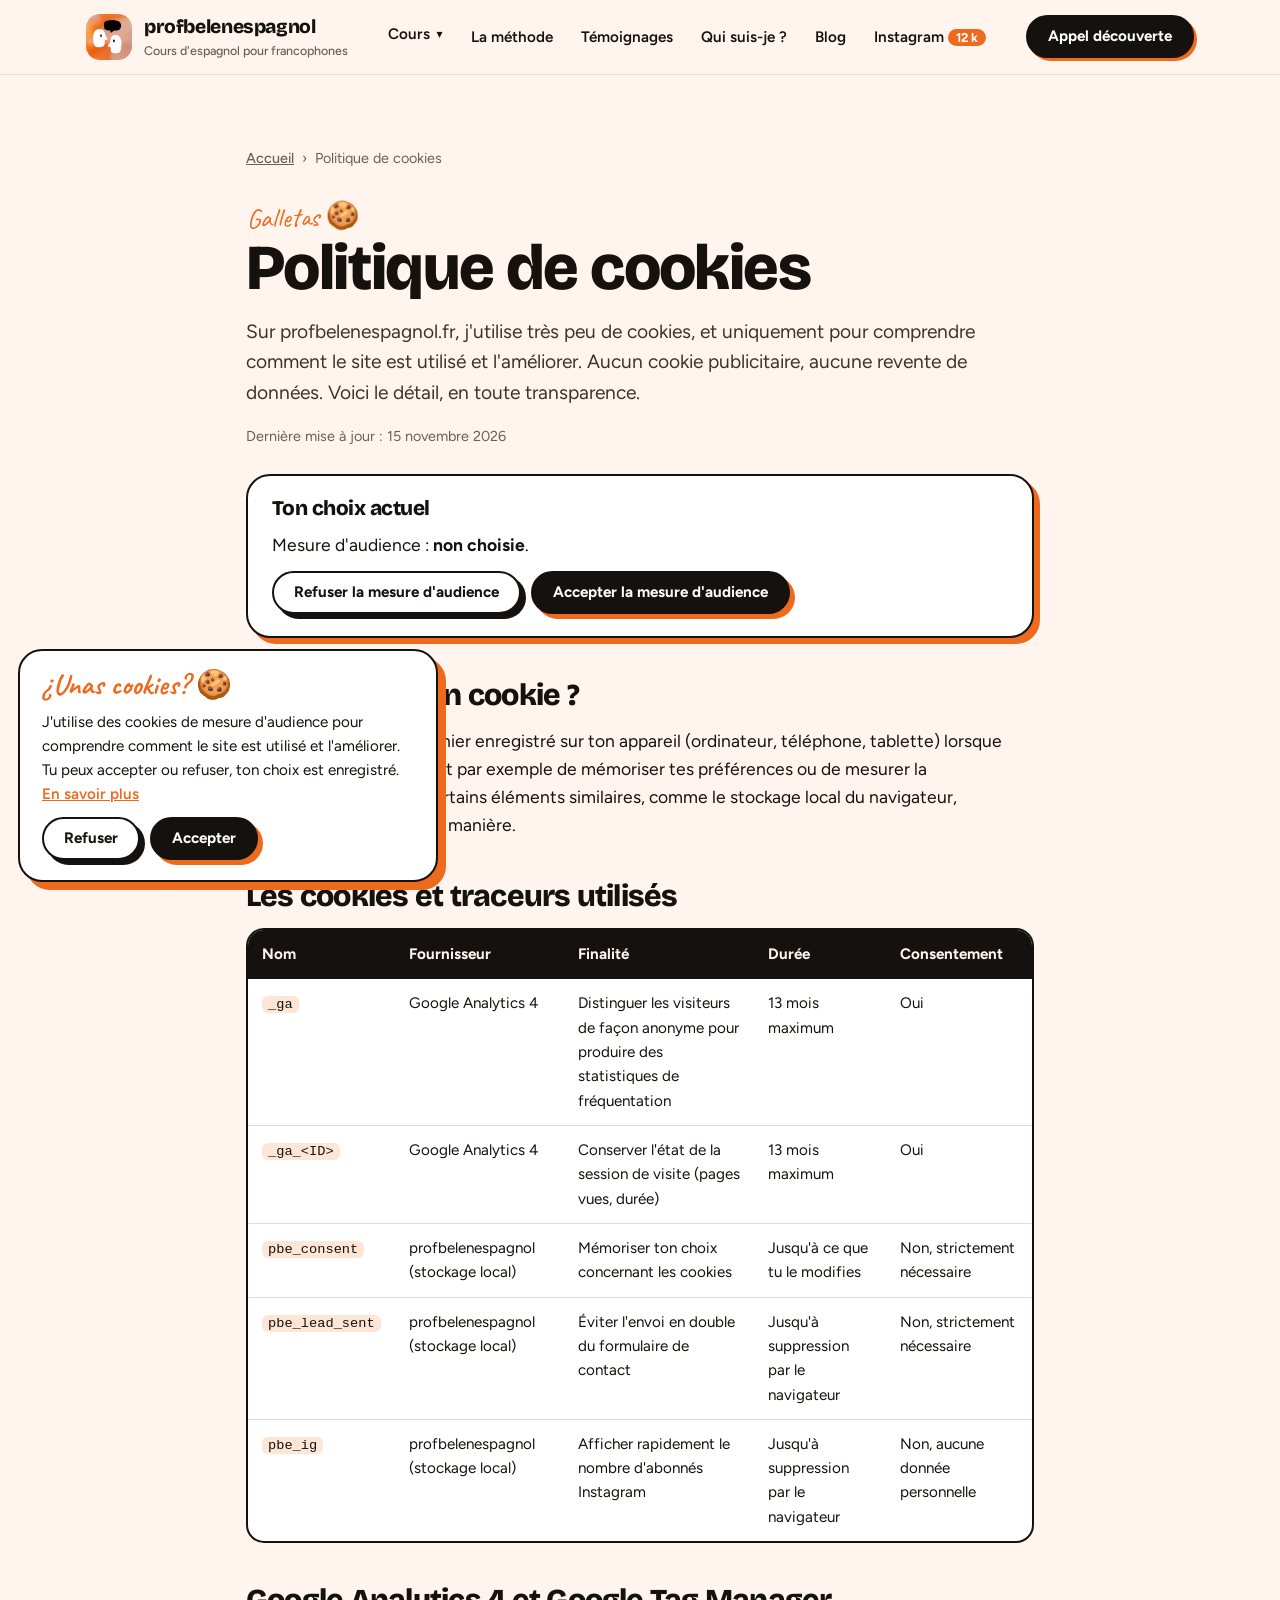
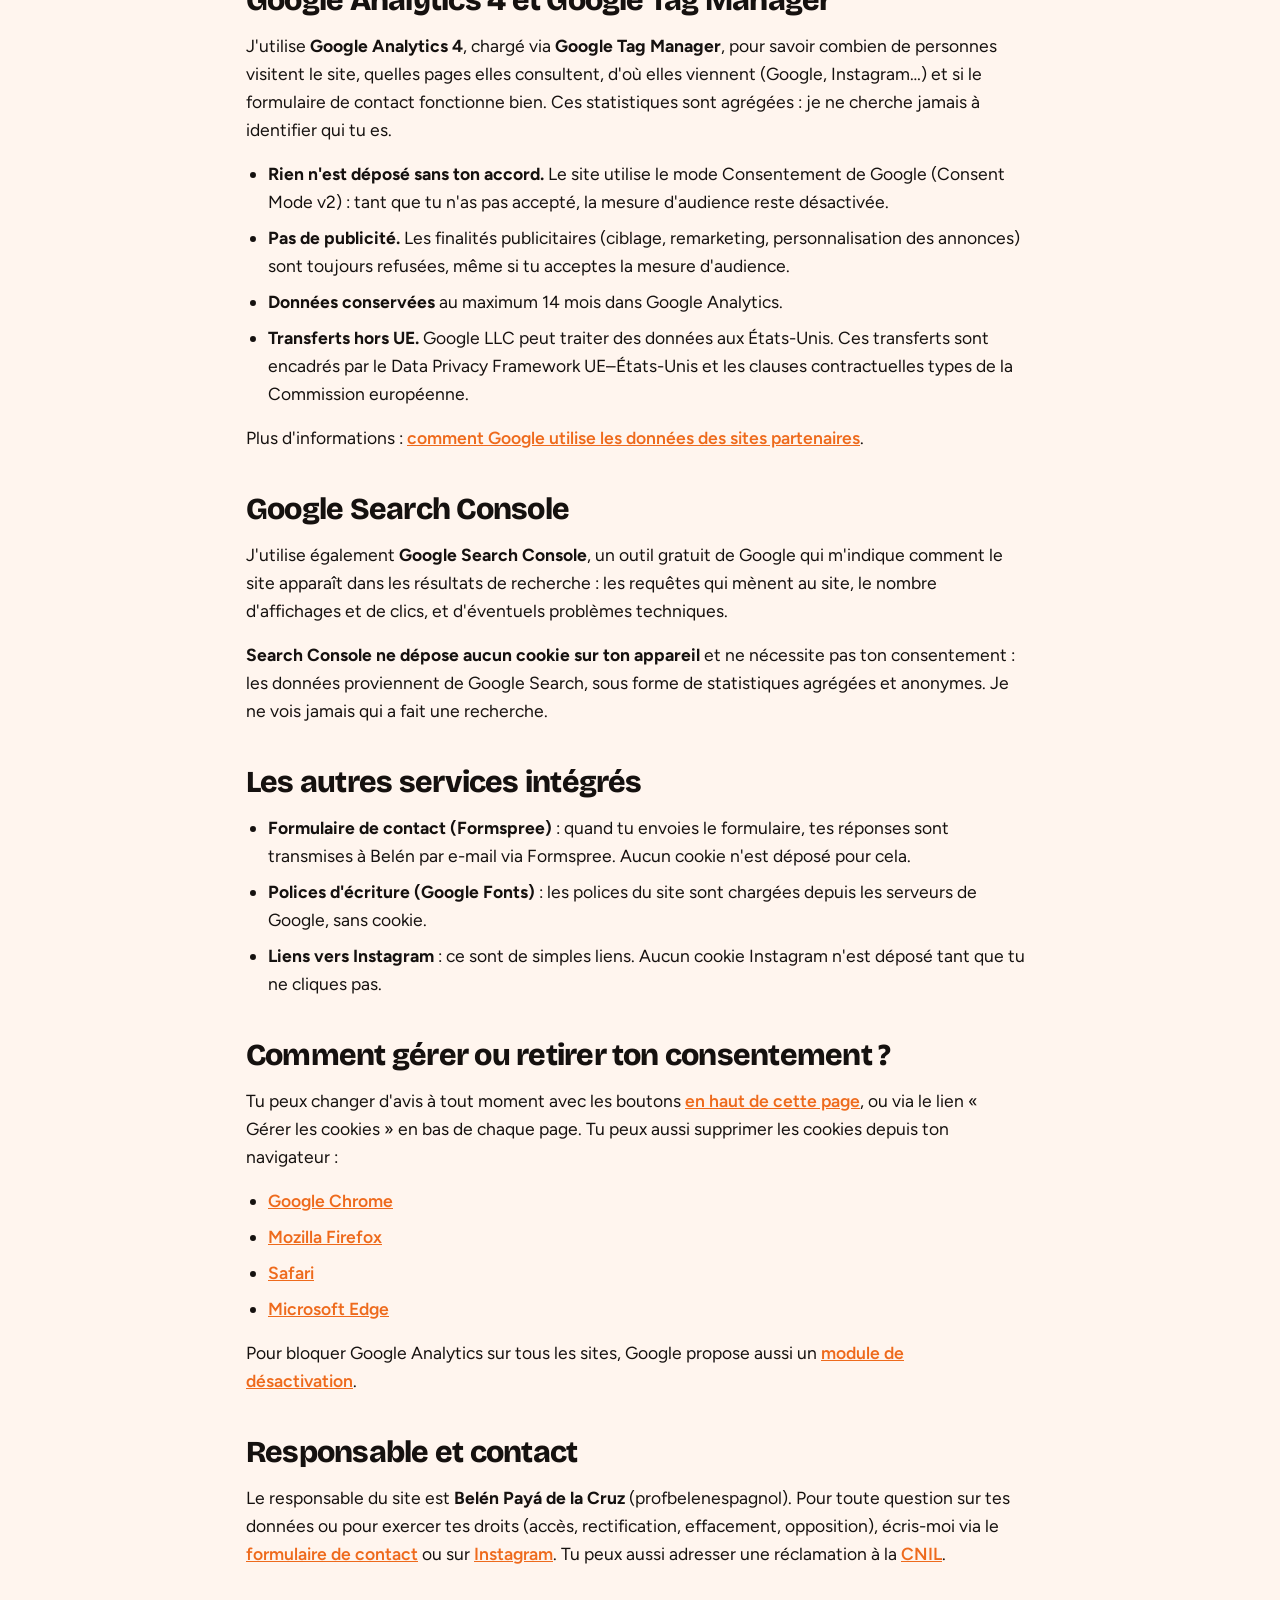
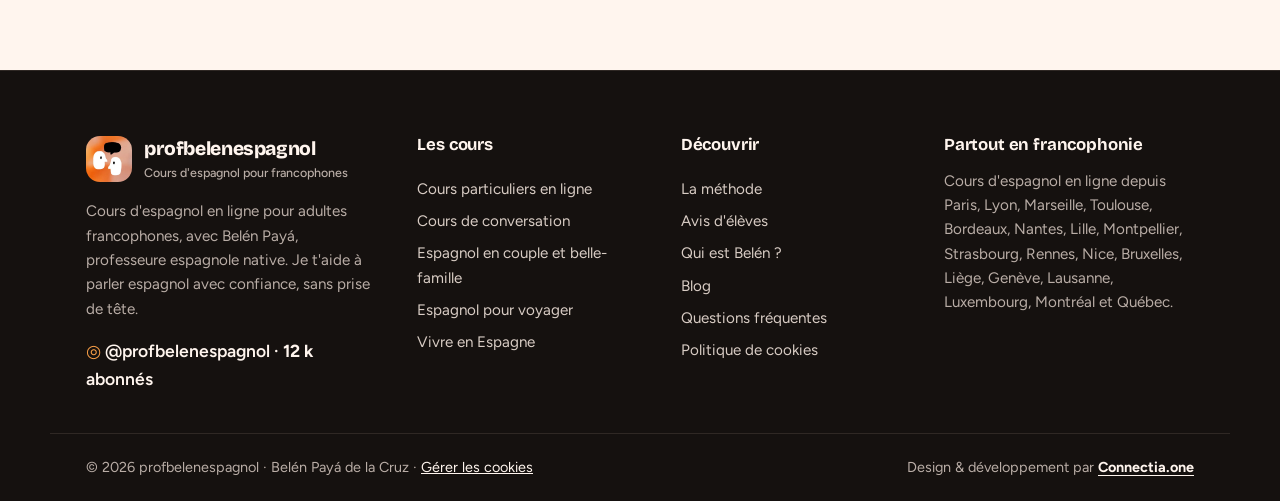
<file: politique-cookies/index.html>
<!DOCTYPE html>
<html lang="fr">
<head>
<meta charset="utf-8">
<!-- Consent Mode v2 : tout refusé par défaut (RGPD / CNIL) -->
<script>
  window.dataLayer = window.dataLayer || [];
  function gtag(){dataLayer.push(arguments);}
  gtag('consent', 'default', { ad_storage: 'denied', ad_user_data: 'denied', ad_personalization: 'denied', analytics_storage: 'denied', functionality_storage: 'granted', security_storage: 'granted', wait_for_update: 500 });
  try { var c = localStorage.getItem('pbe_consent'); if (c) gtag('consent', 'update', JSON.parse(c)); } catch (e) {}
</script>
<!-- Google Tag Manager -->
<script>(function(w,d,s,l,i){w[l]=w[l]||[];w[l].push({'gtm.start':
new Date().getTime(),event:'gtm.js'});var f=d.getElementsByTagName(s)[0],
j=d.createElement(s),dl=l!='dataLayer'?'&l='+l:'';j.async=true;j.src=
'https://www.googletagmanager.com/gtm.js?id='+i+dl;f.parentNode.insertBefore(j,f);
})(window,document,'script','dataLayer','GTM-5VKLF3NR');</script>
<!-- End Google Tag Manager -->
<meta name="viewport" content="width=device-width, initial-scale=1">
<!-- SEO:START -->
<title>Politique de cookies · profbelenespagnol</title>
<meta name="description" content="Cookies de profbelenespagnol.fr : Google Analytics 4 via Tag Manager (avec consentement), Search Console sans cookie, et comment gérer ton choix.">
<meta name="robots" content="index, follow, max-image-preview:large, max-snippet:-1, max-video-preview:-1">
<meta name="author" content="Belén Payá de la Cruz">
<meta name="geo.region" content="FR">
<link rel="canonical" href="https://profbelenespagnol.fr/politique-cookies/">
<link rel="alternate" hreflang="fr" href="https://profbelenespagnol.fr/politique-cookies/">
<link rel="alternate" hreflang="fr-FR" href="https://profbelenespagnol.fr/politique-cookies/">
<link rel="alternate" hreflang="fr-BE" href="https://profbelenespagnol.fr/politique-cookies/">
<link rel="alternate" hreflang="fr-CH" href="https://profbelenespagnol.fr/politique-cookies/">
<link rel="alternate" hreflang="fr-LU" href="https://profbelenespagnol.fr/politique-cookies/">
<link rel="alternate" hreflang="fr-CA" href="https://profbelenespagnol.fr/politique-cookies/">
<link rel="alternate" hreflang="x-default" href="https://profbelenespagnol.fr/politique-cookies/">
<link rel="alternate" type="text/plain" title="Résumé pour les IA (llms.txt)" href="/llms.txt">
<link rel="sitemap" type="application/xml" href="/sitemap.xml">
<meta property="og:type" content="website">
<meta property="og:locale" content="fr_FR">
<meta property="og:locale:alternate" content="fr_BE">
<meta property="og:locale:alternate" content="fr_CH">
<meta property="og:locale:alternate" content="fr_CA">
<meta property="og:site_name" content="profbelenespagnol · Belén Payá">
<meta property="og:url" content="https://profbelenespagnol.fr/politique-cookies/">
<meta property="og:title" content="Politique de cookies · profbelenespagnol">
<meta property="og:description" content="Cookies de profbelenespagnol.fr : Google Analytics 4 via Tag Manager (avec consentement), Search Console sans cookie, et comment gérer ton choix.">
<meta property="og:image" content="https://profbelenespagnol.fr/img/og-cours-espagnol-en-ligne-francophones.jpg">
<meta property="og:image:secure_url" content="https://profbelenespagnol.fr/img/og-cours-espagnol-en-ligne-francophones.jpg">
<meta property="og:image:type" content="image/jpeg">
<meta property="og:image:width" content="1200">
<meta property="og:image:height" content="630">
<meta property="og:image:alt" content="Belén Payá, professeure d&#x27;espagnol en ligne pour francophones">
<meta property="og:see_also" content="https://www.instagram.com/profbelenespagnol/">
<meta name="twitter:card" content="summary_large_image">
<meta name="twitter:title" content="Politique de cookies · profbelenespagnol">
<meta name="twitter:description" content="Cookies de profbelenespagnol.fr : Google Analytics 4 via Tag Manager (avec consentement), Search Console sans cookie, et comment gérer ton choix.">
<meta name="twitter:image" content="https://profbelenespagnol.fr/img/og-cours-espagnol-en-ligne-francophones.jpg">
<meta name="twitter:image:alt" content="Belén Payá, professeure d&#x27;espagnol en ligne pour francophones">
<link rel="icon" href="/favicon.ico" sizes="any">
<link rel="icon" type="image/png" sizes="32x32" href="/img/favicon-32.png">
<link rel="icon" type="image/png" sizes="16x16" href="/img/favicon-16.png">
<link rel="icon" type="image/png" sizes="96x96" href="/img/favicon-96.png">
<link rel="apple-touch-icon" sizes="180x180" href="/img/icon-180.png">
<meta name="theme-color" content="#EE6A1C">
<script type="application/ld+json">
{
 "@context": "https://schema.org",
 "@graph": [
  {
   "@type": "WebSite",
   "@id": "https://profbelenespagnol.fr/#website",
   "url": "https://profbelenespagnol.fr/",
   "name": "profbelenespagnol",
   "alternateName": [
    "Prof Belén Espagnol",
    "Belén Payá, cours d'espagnol"
   ],
   "inLanguage": "fr-FR",
   "publisher": {
    "@id": "https://profbelenespagnol.fr/#organisation"
   }
  },
  {
   "@type": [
    "EducationalOrganization",
    "ProfessionalService"
   ],
   "@id": "https://profbelenespagnol.fr/#organisation",
   "name": "profbelenespagnol",
   "alternateName": [
    "Prof Belén Espagnol",
    "Belén Payá, cours d'espagnol"
   ],
   "url": "https://profbelenespagnol.fr/",
   "logo": {
    "@type": "ImageObject",
    "@id": "https://profbelenespagnol.fr/#logo",
    "url": "https://profbelenespagnol.fr/img/icon-512.png",
    "width": 512,
    "height": 512,
    "caption": "profbelenespagnol"
   },
   "image": "https://profbelenespagnol.fr/img/og-cours-espagnol-en-ligne-francophones.jpg",
   "description": "Cours d'espagnol en ligne pour adultes francophones de France, Belgique, Suisse, Luxembourg et Canada, avec Belén Payá, professeure espagnole native.",
   "slogan": "Je t'aide à parler espagnol avec confiance, sans prise de tête.",
   "founder": {
    "@id": "https://profbelenespagnol.fr/#belen"
   },
   "employee": {
    "@id": "https://profbelenespagnol.fr/#belen"
   },
   "areaServed": [
    {
     "@type": "Country",
     "name": "France"
    },
    {
     "@type": "Country",
     "name": "Belgique"
    },
    {
     "@type": "Country",
     "name": "Suisse"
    },
    {
     "@type": "Country",
     "name": "Luxembourg"
    },
    {
     "@type": "Country",
     "name": "Canada"
    }
   ],
   "availableLanguage": [
    "fr",
    "es"
   ],
   "knowsLanguage": [
    "fr",
    "es"
   ],
   "priceRange": "€€",
   "contactPoint": {
    "@type": "ContactPoint",
    "contactType": "customer support",
    "url": "https://profbelenespagnol.fr/#contact",
    "availableLanguage": [
     "French",
     "Spanish"
    ],
    "areaServed": [
     "FR",
     "BE",
     "CH",
     "LU",
     "CA"
    ]
   },
   "hasOfferCatalog": {
    "@type": "OfferCatalog",
    "name": "Cours d'espagnol en ligne",
    "itemListElement": [
     {
      "@type": "Offer",
      "itemOffered": {
       "@type": "Service",
       "name": "Primeros pasos",
       "description": "Accompagnement pour débutants (A1–A2) : bases solides et conversation dès le premier jour.",
       "provider": {
        "@id": "https://profbelenespagnol.fr/#organisation"
       }
      }
     },
     {
      "@type": "Offer",
      "itemOffered": {
       "@type": "Service",
       "name": "Sobremesa",
       "description": "Accompagnement conversation (B1 et plus) pour débloquer l'oral et gagner en fluidité.",
       "provider": {
        "@id": "https://profbelenespagnol.fr/#organisation"
       }
      }
     },
     {
      "@type": "Offer",
      "itemOffered": {
       "@type": "Service",
       "name": "Appel découverte",
       "description": "Appel de 30 minutes, gratuit et sans engagement, pour définir ton objectif et ton niveau.",
       "provider": {
        "@id": "https://profbelenespagnol.fr/#organisation"
       }
      },
      "price": "0",
      "priceCurrency": "EUR"
     }
    ]
   },
   "sameAs": [
    "https://www.instagram.com/profbelenespagnol/"
   ]
  },
  {
   "@type": "Person",
   "@id": "https://profbelenespagnol.fr/#belen",
   "name": "Belén Payá de la Cruz",
   "alternateName": [
    "Belén Payá",
    "Prof Belén Espagnol",
    "profbelenespagnol"
   ],
   "jobTitle": "Professeure d'espagnol pour adultes francophones",
   "description": "Professeure espagnole native, créatrice de profbelenespagnol, spécialisée dans l'accompagnement des adultes francophones qui veulent débloquer l'oral en espagnol.",
   "image": "https://profbelenespagnol.fr/img/belen-paya-portrait.webp",
   "url": "https://profbelenespagnol.fr/",
   "nationality": {
    "@type": "Country",
    "name": "Espagne"
   },
   "affiliation": [
    {
     "@type": "CollegeOrUniversity",
     "name": "Universidad de Alicante"
    }
   ],
   "knowsLanguage": [
    {
     "@type": "Language",
     "name": "Espagnol",
     "alternateName": "es"
    },
    {
     "@type": "Language",
     "name": "Français",
     "alternateName": "fr"
    },
    {
     "@type": "Language",
     "name": "Anglais",
     "alternateName": "en"
    }
   ],
   "knowsAbout": [
    "Enseignement de l'espagnol langue étrangère (ELE)",
    "Espagnol pour francophones",
    "Conversation en espagnol",
    "Linguistique appliquée",
    "Espagnol pour voyager",
    "Espagnol en famille"
   ],
   "worksFor": {
    "@id": "https://profbelenespagnol.fr/#organisation"
   },
   "sameAs": [
    "https://www.instagram.com/profbelenespagnol/"
   ]
  },
  {
   "@type": "WebPage",
   "@id": "https://profbelenespagnol.fr/politique-cookies/#webpage",
   "url": "https://profbelenespagnol.fr/politique-cookies/",
   "name": "Politique de cookies · profbelenespagnol",
   "description": "Cookies de profbelenespagnol.fr : Google Analytics 4 via Tag Manager (avec consentement), Search Console sans cookie, et comment gérer ton choix.",
   "inLanguage": "fr-FR",
   "isPartOf": {
    "@id": "https://profbelenespagnol.fr/#website"
   },
   "about": {
    "@id": "https://profbelenespagnol.fr/#organisation"
   },
   "author": {
    "@id": "https://profbelenespagnol.fr/#belen"
   },
   "publisher": {
    "@id": "https://profbelenespagnol.fr/#organisation"
   },
   "primaryImageOfPage": {
    "@type": "ImageObject",
    "url": "https://profbelenespagnol.fr/img/og-cours-espagnol-en-ligne-francophones.jpg",
    "width": 1200,
    "height": 630
   },
   "datePublished": "2026-11-15T10:00:00+01:00",
   "dateModified": "2026-11-15T10:00:00+01:00",
   "keywords": "politique de cookies, Google Analytics, Google Search Console, consentement cookies",
   "breadcrumb": {
    "@id": "https://profbelenespagnol.fr/politique-cookies/#breadcrumb"
   }
  },
  {
   "@type": "BreadcrumbList",
   "@id": "https://profbelenespagnol.fr/politique-cookies/#breadcrumb",
   "itemListElement": [
    {
     "@type": "ListItem",
     "position": 1,
     "name": "Accueil",
     "item": "https://profbelenespagnol.fr/"
    },
    {
     "@type": "ListItem",
     "position": 2,
     "name": "Politique de cookies",
     "item": "https://profbelenespagnol.fr/politique-cookies/"
    }
   ]
  }
 ]
}
</script>
<!-- SEO:END -->
<link rel="preconnect" href="https://fonts.googleapis.com">
<link rel="preconnect" href="https://fonts.gstatic.com" crossorigin>
<link href="https://fonts.googleapis.com/css2?family=Bricolage+Grotesque:opsz,wght@12..96,500;12..96,700;12..96,800&family=Caveat:wght@600;700&family=Figtree:wght@400;500;600;700&display=swap" rel="stylesheet">
<link rel="stylesheet" href="../css/site.css">
</head>
<body>
<!-- Google Tag Manager (noscript) -->
<noscript><iframe src="https://www.googletagmanager.com/ns.html?id=GTM-5VKLF3NR" height="0" width="0" style="display:none;visibility:hidden"></iframe></noscript>
<!-- End Google Tag Manager (noscript) -->
<div class="progress" aria-hidden="true"></div>
<a class="skip" href="#main">Aller au contenu</a>

<header id="top">
  <nav class="wrap nav" aria-label="Navigation principale">
    <a class="brand" href="../"><img src="../img/logo-profbelenespagnol.webp" alt="Logo profbelenespagnol : deux visages qui discutent" width="46" height="46"><span><b>profbelenespagnol</b><small>Cours d'espagnol pour francophones</small></span></a>
    <ul id="menu">
      <li class="has-sub"><button type="button" class="sub-toggle" aria-expanded="false" aria-controls="submenu-cours">Cours</button>
        <ul class="submenu" id="submenu-cours">
          <li><a href="../cours-particuliers-espagnol-en-ligne/"><b>Cours particuliers en ligne</b><small>En visio, 100 % sur mesure</small></a></li>
          <li><a href="../cours-conversation-espagnol/"><b>Cours de conversation</b><small>Pour débloquer l'oral</small></a></li>
          <li><a href="../espagnol-couple-belle-famille/"><b>Espagnol en couple et belle-famille</b><small>Parler avec ceux que tu aimes</small></a></li>
          <li><a href="../espagnol-pour-voyager/"><b>Espagnol pour voyager</b><small>Te débrouiller sans traducteur</small></a></li>
          <li><a href="../espagnol-pour-vivre-en-espagne/"><b>Vivre en Espagne</b><small>Installation, retraite, quotidien</small></a></li>
        </ul>
      </li>
      <li><a href="../#methode">La méthode</a></li>
      <li><a href="../#temoignages">Témoignages</a></li>
      <li><a href="../#belen">Qui suis-je ?</a></li>
      <li><a href="../blog/">Blog</a></li>
      <li><a class="nav-ig" href="../#instagram">Instagram <b class="ig-count">12 k</b></a></li>
    </ul>
    <a class="btn btn-main" href="#contact">Appel découverte</a>
    <button class="burger" id="burger" aria-expanded="false" aria-controls="menu">Menu</button>
  </nav>
</header>

<main id="main">
  <section class="legal">
    <div class="wrap legal-wrap">
      <nav class="crumbs" aria-label="Fil d'Ariane"><a href="../">Accueil</a> <span aria-hidden="true">›</span> <span aria-current="page">Politique de cookies</span></nav>
      <span class="eyebrow">Galletas 🍪</span>
      <h1>Politique de cookies</h1>
      <p class="legal-lead">Sur profbelenespagnol.fr, j'utilise très peu de cookies, et uniquement pour comprendre comment le site est utilisé et l'améliorer. Aucun cookie publicitaire, aucune revente de données. Voici le détail, en toute transparence.</p>
      <p class="legal-date">Dernière mise à jour : 15 novembre 2026</p>

      <div class="legal-card choice" id="mon-choix">
        <h2>Ton choix actuel</h2>
        <p id="ckState">Mesure d'audience : <b>non choisie</b>.</p>
        <div class="ck-btns"><button type="button" class="btn btn-light" id="pcNo">Refuser la mesure d'audience</button><button type="button" class="btn btn-main" id="pcYes">Accepter la mesure d'audience</button></div>
      </div>

      <h2>Qu'est-ce qu'un cookie ?</h2>
      <p>Un cookie est un petit fichier enregistré sur ton appareil (ordinateur, téléphone, tablette) lorsque tu visites un site. Il permet par exemple de mémoriser tes préférences ou de mesurer la fréquentation du site. Certains éléments similaires, comme le stockage local du navigateur, fonctionnent de la même manière.</p>

      <h2>Les cookies et traceurs utilisés</h2>
      <div class="table-wrap">
        <table>
          <thead><tr><th scope="col">Nom</th><th scope="col">Fournisseur</th><th scope="col">Finalité</th><th scope="col">Durée</th><th scope="col">Consentement</th></tr></thead>
          <tbody>
            <tr><td><code>_ga</code></td><td>Google Analytics 4</td><td>Distinguer les visiteurs de façon anonyme pour produire des statistiques de fréquentation</td><td>13 mois maximum</td><td>Oui</td></tr>
            <tr><td><code>_ga_&lt;ID&gt;</code></td><td>Google Analytics 4</td><td>Conserver l'état de la session de visite (pages vues, durée)</td><td>13 mois maximum</td><td>Oui</td></tr>
            <tr><td><code>pbe_consent</code></td><td>profbelenespagnol (stockage local)</td><td>Mémoriser ton choix concernant les cookies</td><td>Jusqu'à ce que tu le modifies</td><td>Non, strictement nécessaire</td></tr>
            <tr><td><code>pbe_lead_sent</code></td><td>profbelenespagnol (stockage local)</td><td>Éviter l'envoi en double du formulaire de contact</td><td>Jusqu'à suppression par le navigateur</td><td>Non, strictement nécessaire</td></tr>
            <tr><td><code>pbe_ig</code></td><td>profbelenespagnol (stockage local)</td><td>Afficher rapidement le nombre d'abonnés Instagram</td><td>Jusqu'à suppression par le navigateur</td><td>Non, aucune donnée personnelle</td></tr>
          </tbody>
        </table>
      </div>

      <h2>Google Analytics 4 et Google Tag Manager</h2>
      <p>J'utilise <b>Google Analytics 4</b>, chargé via <b>Google Tag Manager</b>, pour savoir combien de personnes visitent le site, quelles pages elles consultent, d'où elles viennent (Google, Instagram…) et si le formulaire de contact fonctionne bien. Ces statistiques sont agrégées : je ne cherche jamais à identifier qui tu es.</p>
      <ul>
        <li><b>Rien n'est déposé sans ton accord.</b> Le site utilise le mode Consentement de Google (Consent Mode v2) : tant que tu n'as pas accepté, la mesure d'audience reste désactivée.</li>
        <li><b>Pas de publicité.</b> Les finalités publicitaires (ciblage, remarketing, personnalisation des annonces) sont toujours refusées, même si tu acceptes la mesure d'audience.</li>
        <li><b>Données conservées</b> au maximum 14 mois dans Google Analytics.</li>
        <li><b>Transferts hors UE.</b> Google LLC peut traiter des données aux États-Unis. Ces transferts sont encadrés par le Data Privacy Framework UE–États-Unis et les clauses contractuelles types de la Commission européenne.</li>
      </ul>
      <p>Plus d'informations : <a href="https://policies.google.com/technologies/partner-sites?hl=fr" rel="noopener">comment Google utilise les données des sites partenaires</a>.</p>

      <h2>Google Search Console</h2>
      <p>J'utilise également <b>Google Search Console</b>, un outil gratuit de Google qui m'indique comment le site apparaît dans les résultats de recherche : les requêtes qui mènent au site, le nombre d'affichages et de clics, et d'éventuels problèmes techniques.</p>
      <p><b>Search Console ne dépose aucun cookie sur ton appareil</b> et ne nécessite pas ton consentement : les données proviennent de Google Search, sous forme de statistiques agrégées et anonymes. Je ne vois jamais qui a fait une recherche.</p>

      <h2>Les autres services intégrés</h2>
      <ul>
        <li><b>Formulaire de contact (Formspree)</b> : quand tu envoies le formulaire, tes réponses sont transmises à Belén par e-mail via Formspree. Aucun cookie n'est déposé pour cela.</li>
        <li><b>Polices d'écriture (Google Fonts)</b> : les polices du site sont chargées depuis les serveurs de Google, sans cookie.</li>
        <li><b>Liens vers Instagram</b> : ce sont de simples liens. Aucun cookie Instagram n'est déposé tant que tu ne cliques pas.</li>
      </ul>

      <h2>Comment gérer ou retirer ton consentement ?</h2>
      <p>Tu peux changer d'avis à tout moment avec les boutons <a href="#mon-choix">en haut de cette page</a>, ou via le lien « Gérer les cookies » en bas de chaque page. Tu peux aussi supprimer les cookies depuis ton navigateur :</p>
      <ul>
        <li><a href="https://support.google.com/chrome/answer/95647?hl=fr" rel="noopener">Google Chrome</a></li>
        <li><a href="https://support.mozilla.org/fr/kb/cookies-informations-sites-enregistrent" rel="noopener">Mozilla Firefox</a></li>
        <li><a href="https://support.apple.com/fr-fr/guide/safari/sfri11471/mac" rel="noopener">Safari</a></li>
        <li><a href="https://support.microsoft.com/fr-fr/microsoft-edge/supprimer-les-cookies-dans-microsoft-edge-63947406-40ac-c3b8-57b9-2a946a29ae09" rel="noopener">Microsoft Edge</a></li>
      </ul>
      <p>Pour bloquer Google Analytics sur tous les sites, Google propose aussi un <a href="https://tools.google.com/dlpage/gaoptout?hl=fr" rel="noopener">module de désactivation</a>.</p>

      <h2>Responsable et contact</h2>
      <p>Le responsable du site est <b>Belén Payá de la Cruz</b> (profbelenespagnol). Pour toute question sur tes données ou pour exercer tes droits (accès, rectification, effacement, opposition), écris-moi via le <a href="../#contact">formulaire de contact</a> ou sur <a href="https://www.instagram.com/profbelenespagnol/" rel="me noopener">Instagram</a>. Tu peux aussi adresser une réclamation à la <a href="https://www.cnil.fr/fr/plaintes" rel="noopener">CNIL</a>.</p>
    </div>
  </section>
</main>

<div class="cookies" id="cookies" role="dialog" aria-labelledby="ck-t" aria-describedby="ck-d" hidden>
  <p class="hand" id="ck-t">¿Unas cookies? 🍪</p>
  <p id="ck-d">J'utilise des cookies de mesure d'audience pour comprendre comment le site est utilisé et l'améliorer. Tu peux accepter ou refuser, ton choix est enregistré. <a href="../politique-cookies/">En savoir plus</a></p>
  <div class="ck-btns"><button type="button" class="btn btn-light" id="ckNo">Refuser</button><button type="button" class="btn btn-main" id="ckYes">Accepter</button></div>
</div>
<footer class="site-footer">
  <div class="wrap foot-grid">
    <div class="foot-brand">
      <a class="brand" href="../"><img src="../img/logo-profbelenespagnol.webp" alt="" width="46" height="46" loading="lazy"><span><b>profbelenespagnol</b><small>Cours d'espagnol pour francophones</small></span></a>
      <p>Cours d'espagnol en ligne pour adultes francophones, avec Belén Payá, professeure espagnole native. Je t'aide à parler espagnol avec confiance, sans prise de tête.</p>
      <a class="foot-ig" href="https://www.instagram.com/profbelenespagnol/" rel="me noopener"><span aria-hidden="true">◎</span> @profbelenespagnol · <b class="ig-count">12 k</b> abonnés</a>
    </div>
    <nav aria-label="Cours">
      <h3>Les cours</h3>
      <a href="../cours-particuliers-espagnol-en-ligne/">Cours particuliers en ligne</a>
      <a href="../cours-conversation-espagnol/">Cours de conversation</a>
      <a href="../espagnol-couple-belle-famille/">Espagnol en couple et belle-famille</a>
      <a href="../espagnol-pour-voyager/">Espagnol pour voyager</a>
      <a href="../espagnol-pour-vivre-en-espagne/">Vivre en Espagne</a>
    </nav>
    <nav aria-label="Découvrir">
      <h3>Découvrir</h3>
      <a href="../#methode">La méthode</a>
      <a href="../#temoignages">Avis d'élèves</a>
      <a href="../#belen">Qui est Belén ?</a>
      <a href="../blog/">Blog</a>
      <a href="../#faq">Questions fréquentes</a>
      <a href="./" aria-current="page">Politique de cookies</a>
    </nav>
    <div>
      <h3>Partout en francophonie</h3>
      <p class="cities">Cours d'espagnol en ligne depuis Paris, Lyon, Marseille, Toulouse, Bordeaux, Nantes, Lille, Montpellier, Strasbourg, Rennes, Nice, Bruxelles, Liège, Genève, Lausanne, Luxembourg, Montréal et Québec.</p>
    </div>
  </div>
  <div class="wrap foot-bottom">
    <span>© 2026 profbelenespagnol · Belén Payá de la Cruz · <button type="button" class="ck-link" id="ckOpen">Gérer les cookies</button></span>
    <span class="credit">Design &amp; développement par <a href="https://connectia.one" target="_blank" rel="noopener">Connectia.one</a></span>
  </div>
</footer>

<script src="../js/site.js" defer></script>
</body>
</html>
</file>
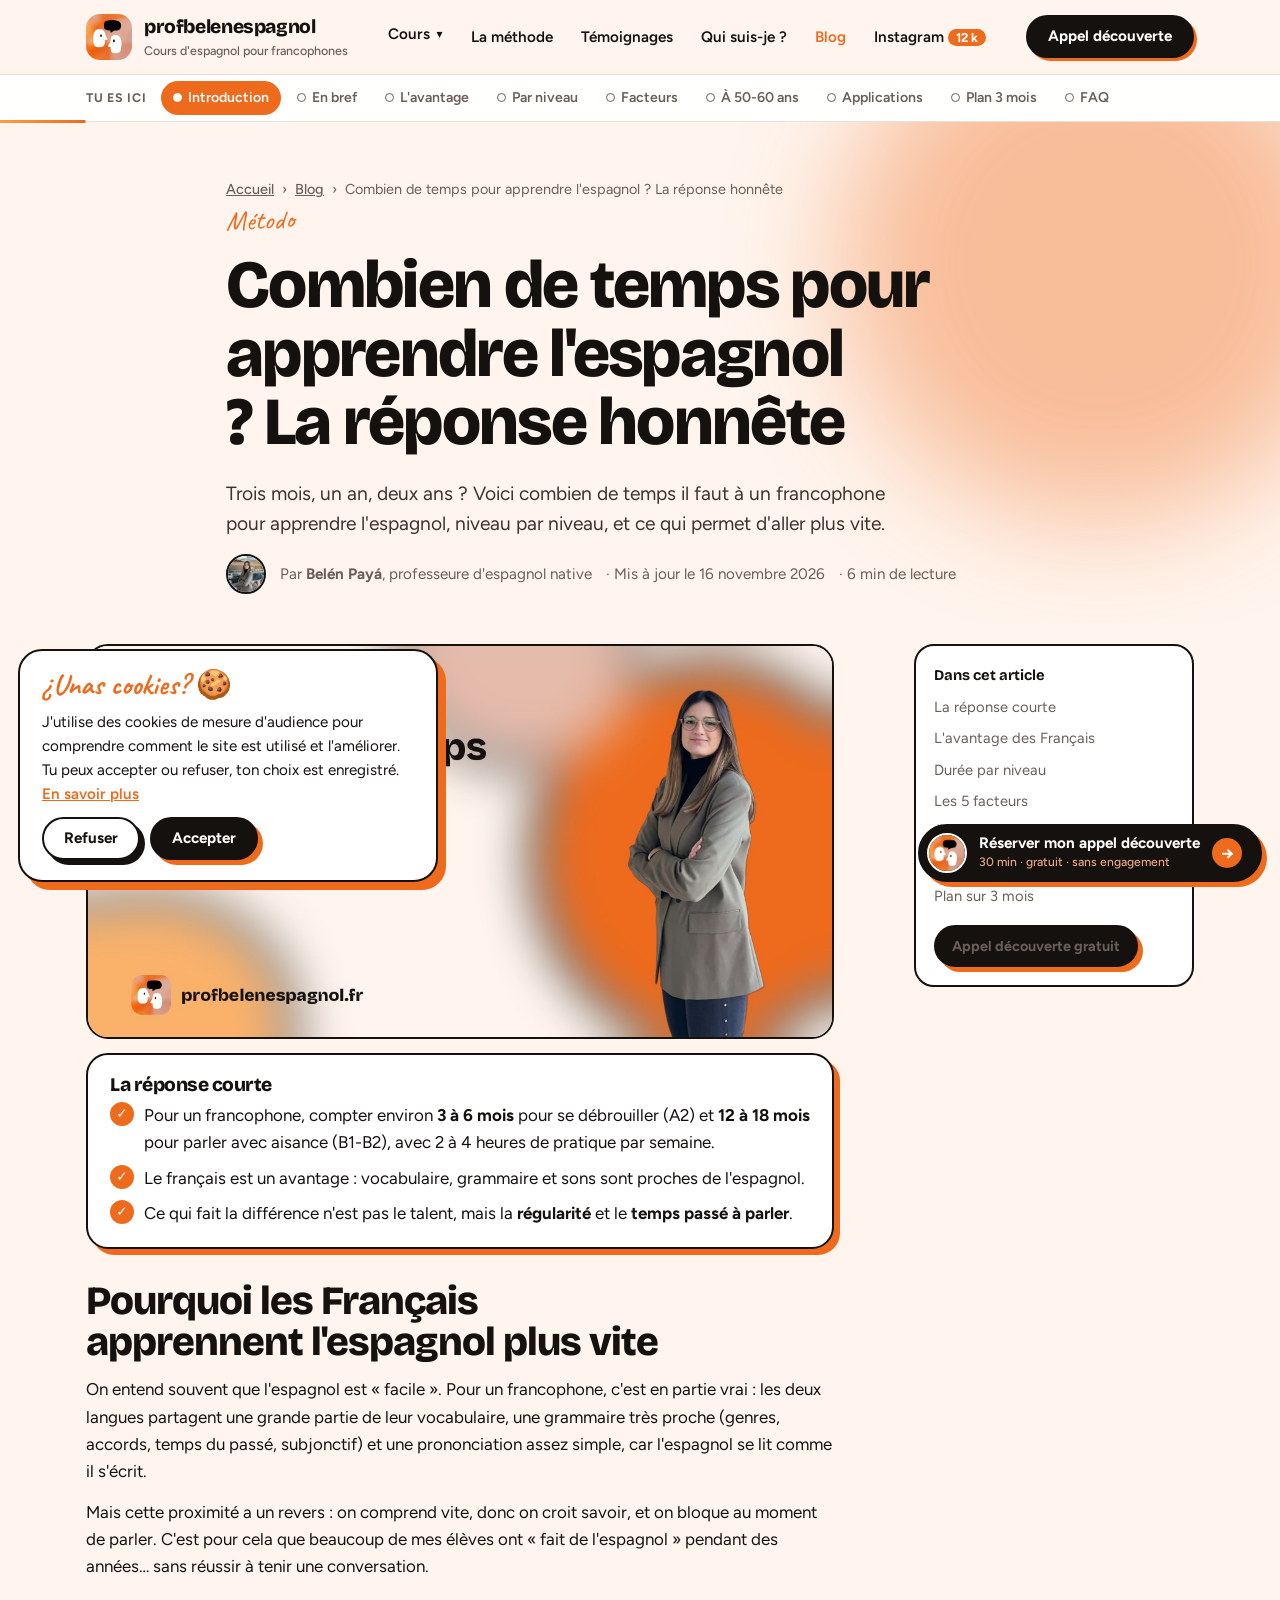
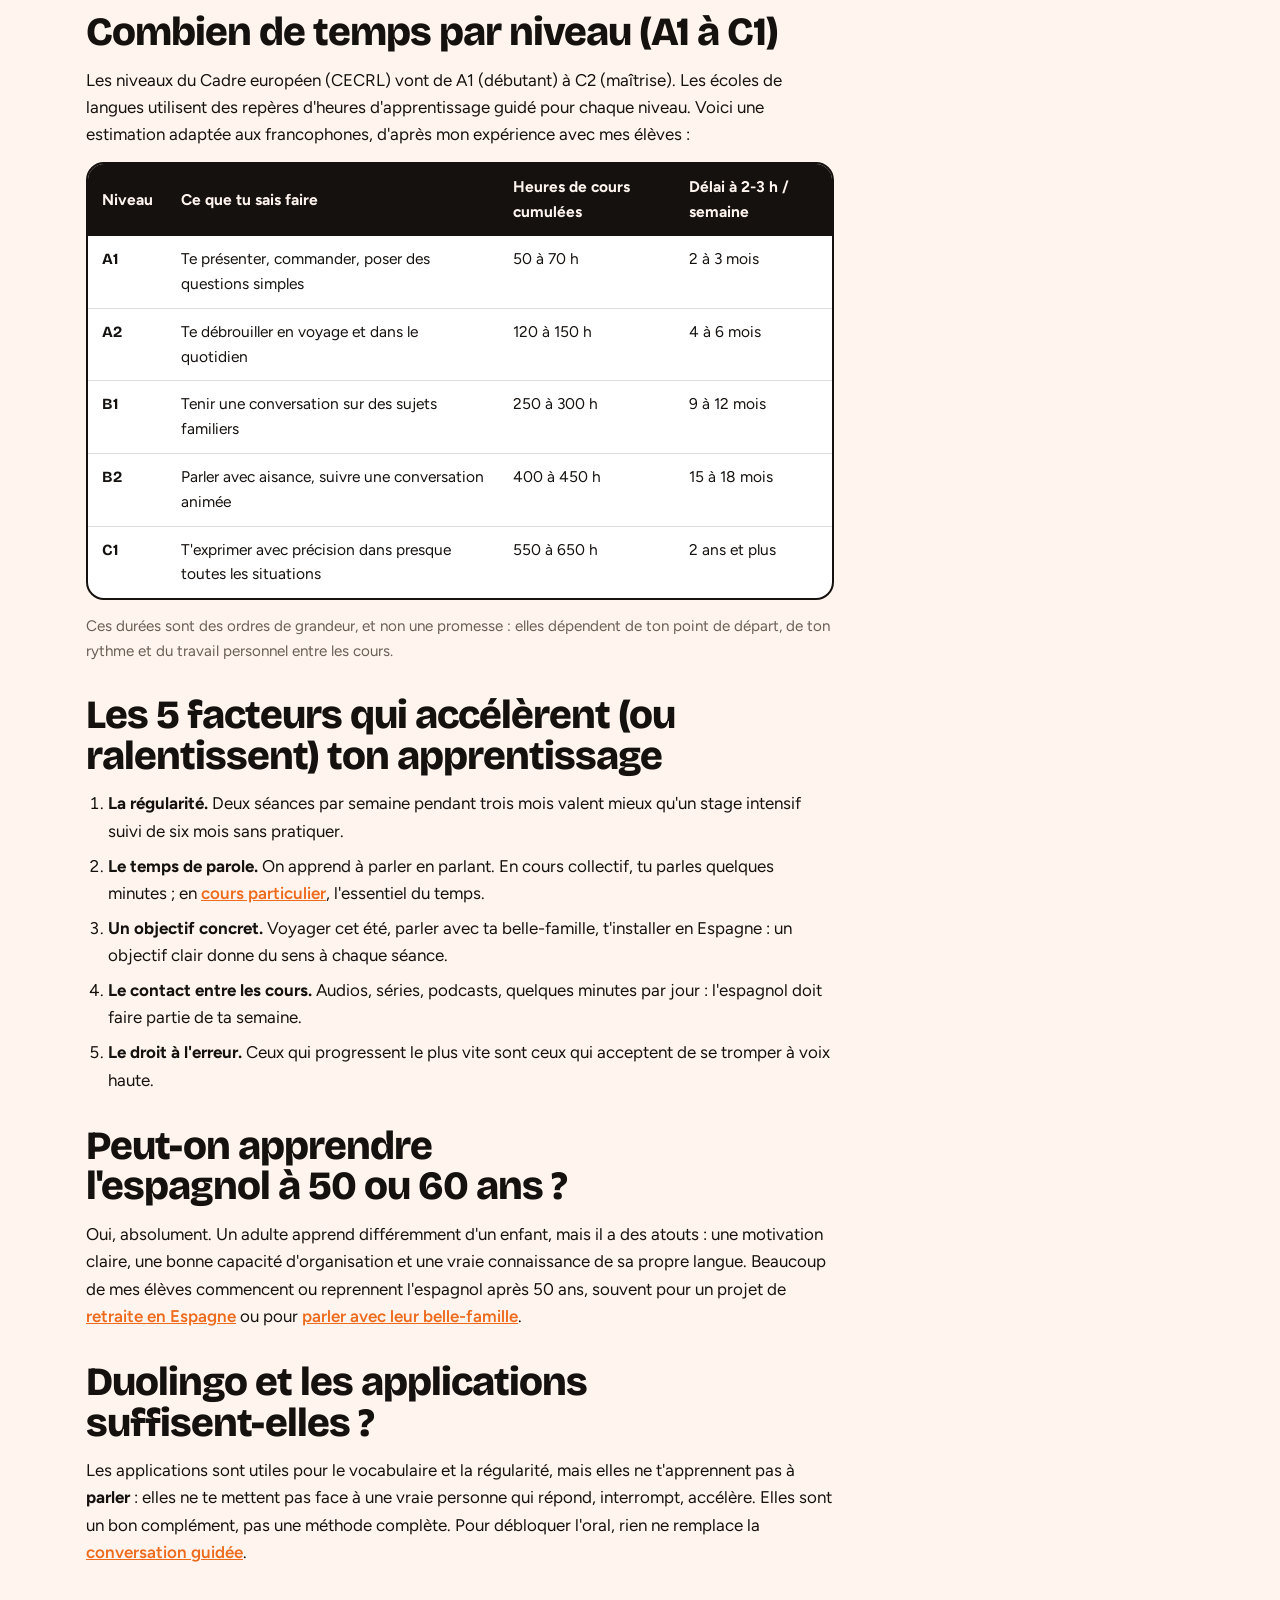
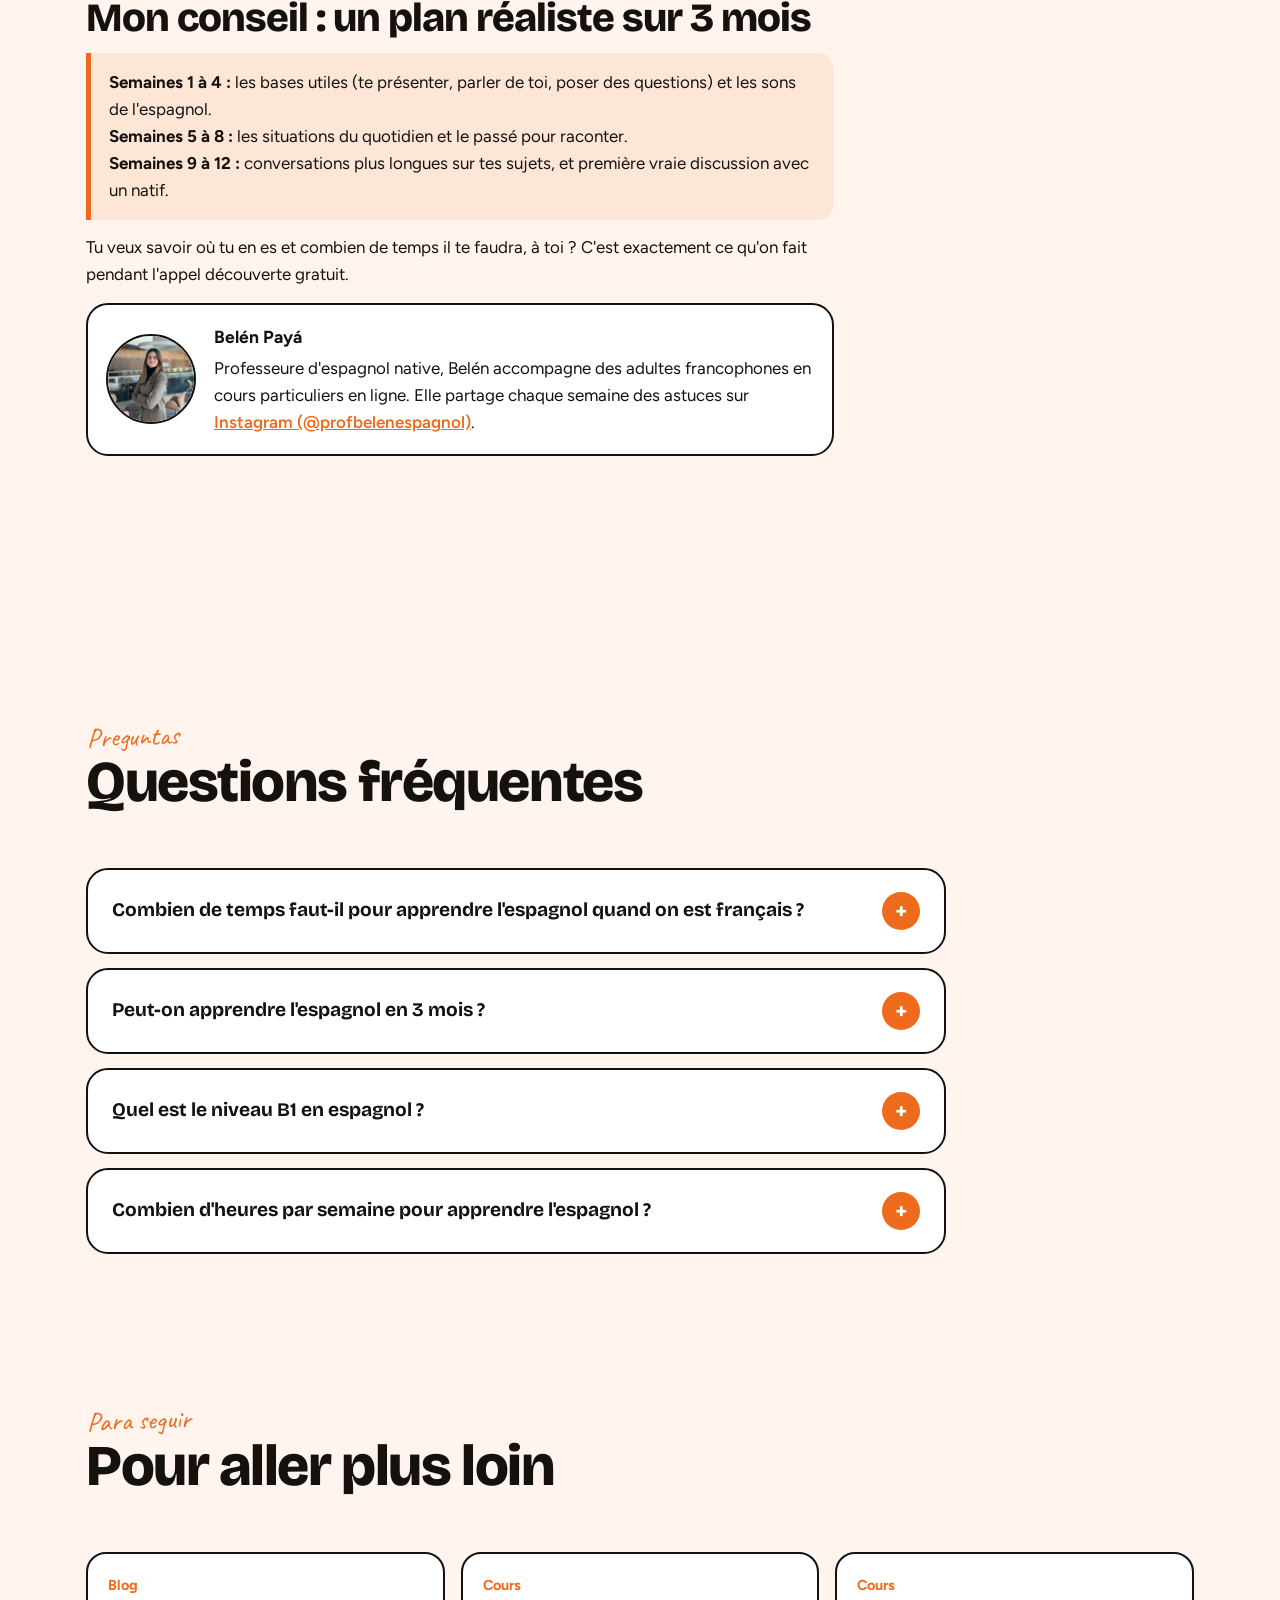
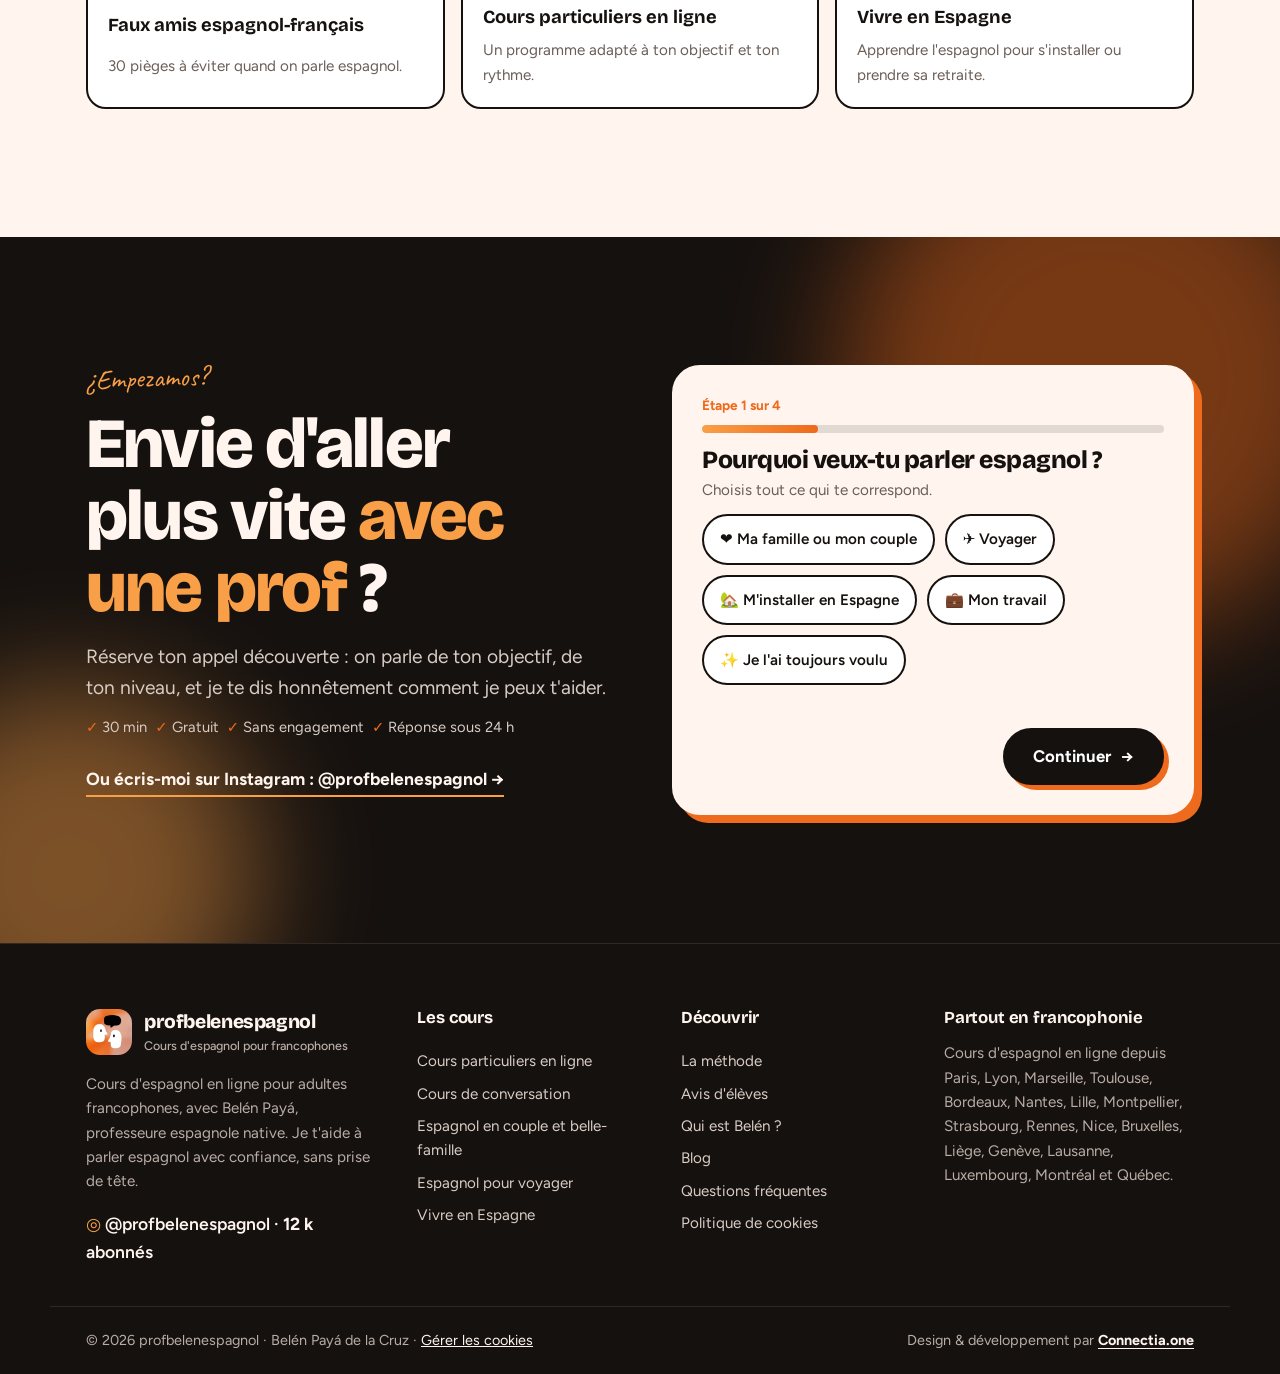
<file: blog/combien-de-temps-pour-apprendre-l-espagnol/index.html>
<!DOCTYPE html>
<html lang="fr">
<head>
<meta charset="utf-8">
<!-- Consent Mode v2 : tout refusé par défaut (RGPD / CNIL) -->
<script>
  window.dataLayer = window.dataLayer || [];
  function gtag(){dataLayer.push(arguments);}
  gtag('consent', 'default', { ad_storage: 'denied', ad_user_data: 'denied', ad_personalization: 'denied', analytics_storage: 'denied', functionality_storage: 'granted', security_storage: 'granted', wait_for_update: 500 });
  try { var c = localStorage.getItem('pbe_consent'); if (c) gtag('consent', 'update', JSON.parse(c)); } catch (e) {}
</script>
<!-- Google Tag Manager -->
<script>(function(w,d,s,l,i){w[l]=w[l]||[];w[l].push({'gtm.start':
new Date().getTime(),event:'gtm.js'});var f=d.getElementsByTagName(s)[0],
j=d.createElement(s),dl=l!='dataLayer'?'&l='+l:'';j.async=true;j.src=
'https://www.googletagmanager.com/gtm.js?id='+i+dl;f.parentNode.insertBefore(j,f);
})(window,document,'script','dataLayer','GTM-5VKLF3NR');</script>
<!-- End Google Tag Manager -->
<meta name="viewport" content="width=device-width, initial-scale=1">
<!-- SEO:START -->
<title>Combien de temps pour apprendre l&#x27;espagnol ? Réponse honnête</title>
<meta name="description" content="Combien de temps faut-il à un francophone pour apprendre l&#x27;espagnol ? Durée par niveau (A1 à C1), facteurs clés et plan réaliste sur 3 mois.">
<meta name="robots" content="index, follow, max-image-preview:large, max-snippet:-1, max-video-preview:-1">
<meta name="author" content="Belén Payá de la Cruz">
<meta name="geo.region" content="FR">
<link rel="canonical" href="https://profbelenespagnol.fr/blog/combien-de-temps-pour-apprendre-l-espagnol/">
<link rel="alternate" hreflang="fr" href="https://profbelenespagnol.fr/blog/combien-de-temps-pour-apprendre-l-espagnol/">
<link rel="alternate" hreflang="fr-FR" href="https://profbelenespagnol.fr/blog/combien-de-temps-pour-apprendre-l-espagnol/">
<link rel="alternate" hreflang="fr-BE" href="https://profbelenespagnol.fr/blog/combien-de-temps-pour-apprendre-l-espagnol/">
<link rel="alternate" hreflang="fr-CH" href="https://profbelenespagnol.fr/blog/combien-de-temps-pour-apprendre-l-espagnol/">
<link rel="alternate" hreflang="fr-LU" href="https://profbelenespagnol.fr/blog/combien-de-temps-pour-apprendre-l-espagnol/">
<link rel="alternate" hreflang="fr-CA" href="https://profbelenespagnol.fr/blog/combien-de-temps-pour-apprendre-l-espagnol/">
<link rel="alternate" hreflang="x-default" href="https://profbelenespagnol.fr/blog/combien-de-temps-pour-apprendre-l-espagnol/">
<link rel="alternate" type="text/plain" title="Résumé pour les IA (llms.txt)" href="/llms.txt">
<link rel="sitemap" type="application/xml" href="/sitemap.xml">
<meta property="og:type" content="article">
<meta property="og:locale" content="fr_FR">
<meta property="og:locale:alternate" content="fr_BE">
<meta property="og:locale:alternate" content="fr_CH">
<meta property="og:locale:alternate" content="fr_CA">
<meta property="og:site_name" content="profbelenespagnol · Belén Payá">
<meta property="og:url" content="https://profbelenespagnol.fr/blog/combien-de-temps-pour-apprendre-l-espagnol/">
<meta property="og:title" content="Combien de temps pour apprendre l&#x27;espagnol ? Réponse honnête">
<meta property="og:description" content="Combien de temps faut-il à un francophone pour apprendre l&#x27;espagnol ? Durée par niveau (A1 à C1), facteurs clés et plan réaliste sur 3 mois.">
<meta property="og:image" content="https://profbelenespagnol.fr/img/og-combien-de-temps-apprendre-espagnol.jpg">
<meta property="og:image:secure_url" content="https://profbelenespagnol.fr/img/og-combien-de-temps-apprendre-espagnol.jpg">
<meta property="og:image:type" content="image/jpeg">
<meta property="og:image:width" content="1200">
<meta property="og:image:height" content="630">
<meta property="og:image:alt" content="Combien de temps pour apprendre l&#x27;espagnol">
<meta property="og:see_also" content="https://www.instagram.com/profbelenespagnol/">
<meta property="article:published_time" content="2026-11-16T10:00:00+01:00">
<meta property="article:modified_time" content="2026-11-16T10:00:00+01:00">
<meta property="article:author" content="https://www.instagram.com/profbelenespagnol/">
<meta property="article:section" content="Apprendre l'espagnol">
<meta property="article:tag" content="combien de temps pour apprendre l&#x27;espagnol">
<meta property="article:tag" content="apprendre l&#x27;espagnol en 3 mois">
<meta property="article:tag" content="niveau B1 espagnol">
<meta property="article:tag" content="apprendre l&#x27;espagnol à 50 ans">
<meta name="twitter:card" content="summary_large_image">
<meta name="twitter:title" content="Combien de temps pour apprendre l&#x27;espagnol ? Réponse honnête">
<meta name="twitter:description" content="Combien de temps faut-il à un francophone pour apprendre l&#x27;espagnol ? Durée par niveau (A1 à C1), facteurs clés et plan réaliste sur 3 mois.">
<meta name="twitter:image" content="https://profbelenespagnol.fr/img/og-combien-de-temps-apprendre-espagnol.jpg">
<meta name="twitter:image:alt" content="Combien de temps pour apprendre l&#x27;espagnol">
<link rel="icon" href="/favicon.ico" sizes="any">
<link rel="icon" type="image/png" sizes="32x32" href="/img/favicon-32.png">
<link rel="icon" type="image/png" sizes="16x16" href="/img/favicon-16.png">
<link rel="icon" type="image/png" sizes="96x96" href="/img/favicon-96.png">
<link rel="apple-touch-icon" sizes="180x180" href="/img/icon-180.png">
<meta name="theme-color" content="#EE6A1C">
<script type="application/ld+json">
{
 "@context": "https://schema.org",
 "@graph": [
  {
   "@type": "WebSite",
   "@id": "https://profbelenespagnol.fr/#website",
   "url": "https://profbelenespagnol.fr/",
   "name": "profbelenespagnol",
   "alternateName": [
    "Prof Belén Espagnol",
    "Belén Payá, cours d'espagnol"
   ],
   "inLanguage": "fr-FR",
   "publisher": {
    "@id": "https://profbelenespagnol.fr/#organisation"
   }
  },
  {
   "@type": [
    "EducationalOrganization",
    "ProfessionalService"
   ],
   "@id": "https://profbelenespagnol.fr/#organisation",
   "name": "profbelenespagnol",
   "alternateName": [
    "Prof Belén Espagnol",
    "Belén Payá, cours d'espagnol"
   ],
   "url": "https://profbelenespagnol.fr/",
   "logo": {
    "@type": "ImageObject",
    "@id": "https://profbelenespagnol.fr/#logo",
    "url": "https://profbelenespagnol.fr/img/icon-512.png",
    "width": 512,
    "height": 512,
    "caption": "profbelenespagnol"
   },
   "image": "https://profbelenespagnol.fr/img/og-cours-espagnol-en-ligne-francophones.jpg",
   "description": "Cours d'espagnol en ligne pour adultes francophones de France, Belgique, Suisse, Luxembourg et Canada, avec Belén Payá, professeure espagnole native.",
   "slogan": "Je t'aide à parler espagnol avec confiance, sans prise de tête.",
   "founder": {
    "@id": "https://profbelenespagnol.fr/#belen"
   },
   "employee": {
    "@id": "https://profbelenespagnol.fr/#belen"
   },
   "areaServed": [
    {
     "@type": "Country",
     "name": "France"
    },
    {
     "@type": "Country",
     "name": "Belgique"
    },
    {
     "@type": "Country",
     "name": "Suisse"
    },
    {
     "@type": "Country",
     "name": "Luxembourg"
    },
    {
     "@type": "Country",
     "name": "Canada"
    }
   ],
   "availableLanguage": [
    "fr",
    "es"
   ],
   "knowsLanguage": [
    "fr",
    "es"
   ],
   "priceRange": "€€",
   "contactPoint": {
    "@type": "ContactPoint",
    "contactType": "customer support",
    "url": "https://profbelenespagnol.fr/#contact",
    "availableLanguage": [
     "French",
     "Spanish"
    ],
    "areaServed": [
     "FR",
     "BE",
     "CH",
     "LU",
     "CA"
    ]
   },
   "hasOfferCatalog": {
    "@type": "OfferCatalog",
    "name": "Cours d'espagnol en ligne",
    "itemListElement": [
     {
      "@type": "Offer",
      "itemOffered": {
       "@type": "Service",
       "name": "Primeros pasos",
       "description": "Accompagnement pour débutants (A1–A2) : bases solides et conversation dès le premier jour.",
       "provider": {
        "@id": "https://profbelenespagnol.fr/#organisation"
       }
      }
     },
     {
      "@type": "Offer",
      "itemOffered": {
       "@type": "Service",
       "name": "Sobremesa",
       "description": "Accompagnement conversation (B1 et plus) pour débloquer l'oral et gagner en fluidité.",
       "provider": {
        "@id": "https://profbelenespagnol.fr/#organisation"
       }
      }
     },
     {
      "@type": "Offer",
      "itemOffered": {
       "@type": "Service",
       "name": "Appel découverte",
       "description": "Appel de 30 minutes, gratuit et sans engagement, pour définir ton objectif et ton niveau.",
       "provider": {
        "@id": "https://profbelenespagnol.fr/#organisation"
       }
      },
      "price": "0",
      "priceCurrency": "EUR"
     }
    ]
   },
   "sameAs": [
    "https://www.instagram.com/profbelenespagnol/"
   ]
  },
  {
   "@type": "Person",
   "@id": "https://profbelenespagnol.fr/#belen",
   "name": "Belén Payá de la Cruz",
   "alternateName": [
    "Belén Payá",
    "Prof Belén Espagnol",
    "profbelenespagnol"
   ],
   "jobTitle": "Professeure d'espagnol pour adultes francophones",
   "description": "Professeure espagnole native, créatrice de profbelenespagnol, spécialisée dans l'accompagnement des adultes francophones qui veulent débloquer l'oral en espagnol.",
   "image": "https://profbelenespagnol.fr/img/belen-paya-portrait.webp",
   "url": "https://profbelenespagnol.fr/",
   "nationality": {
    "@type": "Country",
    "name": "Espagne"
   },
   "affiliation": [
    {
     "@type": "CollegeOrUniversity",
     "name": "Universidad de Alicante"
    }
   ],
   "knowsLanguage": [
    {
     "@type": "Language",
     "name": "Espagnol",
     "alternateName": "es"
    },
    {
     "@type": "Language",
     "name": "Français",
     "alternateName": "fr"
    },
    {
     "@type": "Language",
     "name": "Anglais",
     "alternateName": "en"
    }
   ],
   "knowsAbout": [
    "Enseignement de l'espagnol langue étrangère (ELE)",
    "Espagnol pour francophones",
    "Conversation en espagnol",
    "Linguistique appliquée",
    "Espagnol pour voyager",
    "Espagnol en famille"
   ],
   "worksFor": {
    "@id": "https://profbelenespagnol.fr/#organisation"
   },
   "sameAs": [
    "https://www.instagram.com/profbelenespagnol/"
   ]
  },
  {
   "@type": "WebPage",
   "@id": "https://profbelenespagnol.fr/blog/combien-de-temps-pour-apprendre-l-espagnol/#webpage",
   "url": "https://profbelenespagnol.fr/blog/combien-de-temps-pour-apprendre-l-espagnol/",
   "name": "Combien de temps pour apprendre l'espagnol ? Réponse honnête",
   "description": "Combien de temps faut-il à un francophone pour apprendre l'espagnol ? Durée par niveau (A1 à C1), facteurs clés et plan réaliste sur 3 mois.",
   "inLanguage": "fr-FR",
   "isPartOf": {
    "@id": "https://profbelenespagnol.fr/#website"
   },
   "about": {
    "@id": "https://profbelenespagnol.fr/#organisation"
   },
   "author": {
    "@id": "https://profbelenespagnol.fr/#belen"
   },
   "publisher": {
    "@id": "https://profbelenespagnol.fr/#organisation"
   },
   "primaryImageOfPage": {
    "@type": "ImageObject",
    "url": "https://profbelenespagnol.fr/img/og-combien-de-temps-apprendre-espagnol.jpg",
    "width": 1200,
    "height": 630
   },
   "datePublished": "2026-11-16T10:00:00+01:00",
   "dateModified": "2026-11-16T10:00:00+01:00",
   "keywords": "combien de temps pour apprendre l'espagnol, apprendre l'espagnol en 3 mois, niveau B1 espagnol, apprendre l'espagnol à 50 ans",
   "speakable": {
    "@type": "SpeakableSpecification",
    "cssSelector": [
     "#resume",
     "#faq"
    ]
   },
   "breadcrumb": {
    "@id": "https://profbelenespagnol.fr/blog/combien-de-temps-pour-apprendre-l-espagnol/#breadcrumb"
   }
  },
  {
   "@type": "BreadcrumbList",
   "@id": "https://profbelenespagnol.fr/blog/combien-de-temps-pour-apprendre-l-espagnol/#breadcrumb",
   "itemListElement": [
    {
     "@type": "ListItem",
     "position": 1,
     "name": "Accueil",
     "item": "https://profbelenespagnol.fr/"
    },
    {
     "@type": "ListItem",
     "position": 2,
     "name": "Blog",
     "item": "https://profbelenespagnol.fr/blog/"
    },
    {
     "@type": "ListItem",
     "position": 3,
     "name": "Combien de temps pour apprendre l'espagnol",
     "item": "https://profbelenespagnol.fr/blog/combien-de-temps-pour-apprendre-l-espagnol/"
    }
   ]
  },
  {
   "@type": "FAQPage",
   "@id": "https://profbelenespagnol.fr/blog/combien-de-temps-pour-apprendre-l-espagnol/#faq",
   "isPartOf": {
    "@id": "https://profbelenespagnol.fr/blog/combien-de-temps-pour-apprendre-l-espagnol/#webpage"
   },
   "mainEntity": [
    {
     "@type": "Question",
     "name": "Combien de temps faut-il pour apprendre l'espagnol quand on est français ?",
     "acceptedAnswer": {
      "@type": "Answer",
      "text": "Avec 2 à 4 heures de pratique par semaine, un francophone peut se débrouiller (niveau A2) en 3 à 6 mois et parler avec aisance (B1-B2) en 12 à 18 mois."
     }
    },
    {
     "@type": "Question",
     "name": "Peut-on apprendre l'espagnol en 3 mois ?",
     "acceptedAnswer": {
      "@type": "Answer",
      "text": "En 3 mois de pratique régulière, on peut atteindre un niveau de survie : se présenter, voyager, tenir des échanges simples. Parler couramment demande plus de temps."
     }
    },
    {
     "@type": "Question",
     "name": "Quel est le niveau B1 en espagnol ?",
     "acceptedAnswer": {
      "@type": "Answer",
      "text": "Le niveau B1 correspond à un utilisateur indépendant : il peut tenir une conversation sur des sujets familiers, raconter une expérience et se débrouiller dans la plupart des situations de voyage."
     }
    },
    {
     "@type": "Question",
     "name": "Combien d'heures par semaine pour apprendre l'espagnol ?",
     "acceptedAnswer": {
      "@type": "Answer",
      "text": "Deux à quatre heures par semaine suffisent pour progresser régulièrement : une ou deux séances de cours, complétées par quelques minutes de pratique quotidienne."
     }
    }
   ]
  },
  {
   "@type": "BlogPosting",
   "@id": "https://profbelenespagnol.fr/blog/combien-de-temps-pour-apprendre-l-espagnol/#article",
   "headline": "Combien de temps pour apprendre l'espagnol ? Réponse honnête",
   "description": "Combien de temps faut-il à un francophone pour apprendre l'espagnol ? Durée par niveau (A1 à C1), facteurs clés et plan réaliste sur 3 mois.",
   "image": [
    "https://profbelenespagnol.fr/img/og-combien-de-temps-apprendre-espagnol.jpg"
   ],
   "datePublished": "2026-11-16T10:00:00+01:00",
   "dateModified": "2026-11-16T10:00:00+01:00",
   "author": {
    "@id": "https://profbelenespagnol.fr/#belen"
   },
   "publisher": {
    "@id": "https://profbelenespagnol.fr/#organisation"
   },
   "mainEntityOfPage": {
    "@id": "https://profbelenespagnol.fr/blog/combien-de-temps-pour-apprendre-l-espagnol/#webpage"
   },
   "inLanguage": "fr-FR",
   "keywords": [
    "combien de temps pour apprendre l'espagnol",
    "apprendre l'espagnol en 3 mois",
    "niveau B1 espagnol",
    "apprendre l'espagnol à 50 ans"
   ]
  }
 ]
}
</script>
<!-- SEO:END -->
<link rel="preconnect" href="https://fonts.googleapis.com">
<link rel="preconnect" href="https://fonts.gstatic.com" crossorigin>
<link href="https://fonts.googleapis.com/css2?family=Bricolage+Grotesque:opsz,wght@12..96,500;12..96,700;12..96,800&family=Caveat:wght@600;700&family=Figtree:wght@400;500;600;700&display=swap" rel="stylesheet">
<link rel="stylesheet" href="../../css/site.css">
</head>
<body>
<!-- Google Tag Manager (noscript) -->
<noscript><iframe src="https://www.googletagmanager.com/ns.html?id=GTM-5VKLF3NR" height="0" width="0" style="display:none;visibility:hidden"></iframe></noscript>
<!-- End Google Tag Manager (noscript) -->
<div class="progress" aria-hidden="true"></div>
<a class="skip" href="#main">Aller au contenu</a>
<header id="top">
  <nav class="wrap nav" aria-label="Navigation principale">
    <a class="brand" href="../../"><img src="../../img/logo-profbelenespagnol.webp" alt="Logo profbelenespagnol : deux visages qui discutent" width="46" height="46"><span><b>profbelenespagnol</b><small>Cours d'espagnol pour francophones</small></span></a>
    <ul id="menu">
      <li class="has-sub"><button type="button" class="sub-toggle" aria-expanded="false" aria-controls="submenu-cours">Cours</button>
        <ul class="submenu" id="submenu-cours">
          <li><a href="../../cours-particuliers-espagnol-en-ligne/"><b>Cours particuliers en ligne</b><small>En visio, 100 % sur mesure</small></a></li>
          <li><a href="../../cours-conversation-espagnol/"><b>Cours de conversation</b><small>Pour débloquer l'oral</small></a></li>
          <li><a href="../../espagnol-couple-belle-famille/"><b>Espagnol en couple et belle-famille</b><small>Parler avec ceux que tu aimes</small></a></li>
          <li><a href="../../espagnol-pour-voyager/"><b>Espagnol pour voyager</b><small>Te débrouiller sans traducteur</small></a></li>
          <li><a href="../../espagnol-pour-vivre-en-espagne/"><b>Vivre en Espagne</b><small>Installation, retraite, quotidien</small></a></li>
        </ul>
      </li>
      <li><a href="../../#methode">La méthode</a></li>
      <li><a href="../../#temoignages">Témoignages</a></li>
      <li><a href="../../#belen">Qui suis-je ?</a></li>
      <li><a href="../../blog/" aria-current="page">Blog</a></li>
      <li><a class="nav-ig" href="../../#instagram">Instagram <b class="ig-count">12 k</b></a></li>
    </ul>
    <a class="btn btn-main" href="#contact">Appel découverte</a>
    <button class="burger" id="burger" aria-expanded="false" aria-controls="menu">Menu</button>
  </nav>
</header>
<div class="chapters" aria-label="Sections de la page">
  <div class="wrap ch-inner"><span class="ch-here">Tu es ici</span><nav class="ch-list"><a href="#intro" data-label="Introduction">Introduction</a><a href="#resume" data-label="En bref">En bref</a><a href="#avantage" data-label="L&#x27;avantage">L&#x27;avantage</a><a href="#par-niveau" data-label="Par niveau">Par niveau</a><a href="#facteurs" data-label="Facteurs">Facteurs</a><a href="#age" data-label="À 50-60 ans">À 50-60 ans</a><a href="#applications" data-label="Applications">Applications</a><a href="#plan" data-label="Plan 3 mois">Plan 3 mois</a><a href="#faq" data-label="FAQ">FAQ</a></nav></div>
  <div class="ch-track" aria-hidden="true"><i class="ch-fill"></i></div>
</div>
<main id="main">
<article>
<section class="page-hero" id="intro" style="padding-bottom:30px">
  <div class="blob b1"></div>
  <div class="wrap" style="position:relative;z-index:1;max-width:900px">
    <nav class="crumbs" aria-label="Fil d'Ariane"><a href="../../">Accueil</a> <span aria-hidden="true">›</span> <a href="../../blog/">Blog</a> <span aria-hidden="true">›</span> <span aria-current="page">Combien de temps pour apprendre l'espagnol ? La réponse honnête</span></nav>
    <span class="eyebrow">Método</span>
    <h1>Combien de temps pour apprendre l'espagnol ? La réponse honnête</h1>
    <p class="lead" style="margin-bottom:0">Trois mois, un an, deux ans ? Voici combien de temps il faut à un francophone pour apprendre l'espagnol, niveau par niveau, et ce qui permet d'aller plus vite.</p>
    <div class="post-meta"><img src="../../img/belen-paya-portrait.webp" alt="Belén Payá" width="40" height="40"><span>Par <b>Belén Payá</b>, professeure d'espagnol native</span><span>· Mis à jour le <time datetime="2026-11-16">16 novembre 2026</time></span><span>· 6 min de lecture</span></div>
  </div>
</section>
<section style="padding-top:20px">
  <div class="wrap article-wrap">
    <div class="prose">
      <img src="../../img/og-combien-de-temps-apprendre-espagnol.jpg" alt="Combien de temps pour apprendre l'espagnol ? La réponse honnête" width="1200" height="630" style="border-radius:22px;border:2px solid var(--tinta);width:100%;height:auto">

      <div class="tldr" id="resume"><h2>La réponse courte</h2><ul class="checks"><li>Pour un francophone, compter environ <b>3 à 6 mois</b> pour se débrouiller (A2) et <b>12 à 18 mois</b> pour parler avec aisance (B1-B2), avec 2 à 4 heures de pratique par semaine.</li><li>Le français est un avantage : vocabulaire, grammaire et sons sont proches de l'espagnol.</li><li>Ce qui fait la différence n'est pas le talent, mais la <b>régularité</b> et le <b>temps passé à parler</b>.</li></ul></div>
      <h2 id="avantage">Pourquoi les Français apprennent l'espagnol plus vite</h2>
      <p>On entend souvent que l'espagnol est « facile ». Pour un francophone, c'est en partie vrai : les deux langues partagent une grande partie de leur vocabulaire, une grammaire très proche (genres, accords, temps du passé, subjonctif) et une prononciation assez simple, car l'espagnol se lit comme il s'écrit.</p>
      <p>Mais cette proximité a un revers : on comprend vite, donc on croit savoir, et on bloque au moment de parler. C'est pour cela que beaucoup de mes élèves ont « fait de l'espagnol » pendant des années… sans réussir à tenir une conversation.</p>
      <h2 id="par-niveau">Combien de temps par niveau (A1 à C1)</h2>
      <p>Les niveaux du Cadre européen (CECRL) vont de A1 (débutant) à C2 (maîtrise). Les écoles de langues utilisent des repères d'heures d'apprentissage guidé pour chaque niveau. Voici une estimation adaptée aux francophones, d'après mon expérience avec mes élèves :</p>
      <div class="tablewrap"><table><thead><tr><th>Niveau</th><th>Ce que tu sais faire</th><th>Heures de cours cumulées</th><th>Délai à 2-3 h / semaine</th></tr></thead><tbody>
        <tr><td>A1</td><td>Te présenter, commander, poser des questions simples</td><td>50 à 70 h</td><td>2 à 3 mois</td></tr>
        <tr><td>A2</td><td>Te débrouiller en voyage et dans le quotidien</td><td>120 à 150 h</td><td>4 à 6 mois</td></tr>
        <tr><td>B1</td><td>Tenir une conversation sur des sujets familiers</td><td>250 à 300 h</td><td>9 à 12 mois</td></tr>
        <tr><td>B2</td><td>Parler avec aisance, suivre une conversation animée</td><td>400 à 450 h</td><td>15 à 18 mois</td></tr>
        <tr><td>C1</td><td>T'exprimer avec précision dans presque toutes les situations</td><td>550 à 650 h</td><td>2 ans et plus</td></tr>
      </tbody></table></div>
      <p style="font-size:.95rem;color:var(--gris)">Ces durées sont des ordres de grandeur, et non une promesse : elles dépendent de ton point de départ, de ton rythme et du travail personnel entre les cours.</p>
      <h2 id="facteurs">Les 5 facteurs qui accélèrent (ou ralentissent) ton apprentissage</h2>
      <ol>
        <li><b>La régularité.</b> Deux séances par semaine pendant trois mois valent mieux qu'un stage intensif suivi de six mois sans pratiquer.</li>
        <li><b>Le temps de parole.</b> On apprend à parler en parlant. En cours collectif, tu parles quelques minutes ; en <a href="../../cours-particuliers-espagnol-en-ligne/">cours particulier</a>, l'essentiel du temps.</li>
        <li><b>Un objectif concret.</b> Voyager cet été, parler avec ta belle-famille, t'installer en Espagne : un objectif clair donne du sens à chaque séance.</li>
        <li><b>Le contact entre les cours.</b> Audios, séries, podcasts, quelques minutes par jour : l'espagnol doit faire partie de ta semaine.</li>
        <li><b>Le droit à l'erreur.</b> Ceux qui progressent le plus vite sont ceux qui acceptent de se tromper à voix haute.</li>
      </ol>
      <h2 id="age">Peut-on apprendre l'espagnol à 50 ou 60 ans ?</h2>
      <p>Oui, absolument. Un adulte apprend différemment d'un enfant, mais il a des atouts : une motivation claire, une bonne capacité d'organisation et une vraie connaissance de sa propre langue. Beaucoup de mes élèves commencent ou reprennent l'espagnol après 50 ans, souvent pour un projet de <a href="../../espagnol-pour-vivre-en-espagne/">retraite en Espagne</a> ou pour <a href="../../espagnol-couple-belle-famille/">parler avec leur belle-famille</a>.</p>
      <h2 id="applications">Duolingo et les applications suffisent-elles ?</h2>
      <p>Les applications sont utiles pour le vocabulaire et la régularité, mais elles ne t'apprennent pas à <b>parler</b> : elles ne te mettent pas face à une vraie personne qui répond, interrompt, accélère. Elles sont un bon complément, pas une méthode complète. Pour débloquer l'oral, rien ne remplace la <a href="../../cours-conversation-espagnol/">conversation guidée</a>.</p>
      <h2 id="plan">Mon conseil : un plan réaliste sur 3 mois</h2>
      <div class="callout"><p><b>Semaines 1 à 4 :</b> les bases utiles (te présenter, parler de toi, poser des questions) et les sons de l'espagnol.<br><b>Semaines 5 à 8 :</b> les situations du quotidien et le passé pour raconter.<br><b>Semaines 9 à 12 :</b> conversations plus longues sur tes sujets, et première vraie discussion avec un natif.</p></div>
      <p>Tu veux savoir où tu en es et combien de temps il te faudra, à toi ? C'est exactement ce qu'on fait pendant l'appel découverte gratuit.</p>

      <div class="author-box"><img src="../../img/belen-paya-portrait.webp" alt="Belén Payá" width="90" height="90" loading="lazy"><div><b>Belén Payá</b><p style="margin-top:4px">Professeure d'espagnol native, Belén accompagne des adultes francophones en cours particuliers en ligne. Elle partage chaque semaine des astuces sur <a href="https://www.instagram.com/profbelenespagnol/" rel="me noopener">Instagram (@profbelenespagnol)</a>.</p></div></div>
    </div>
    <aside class="toc"><b>Dans cet article</b><a href="#resume">La réponse courte</a><a href="#avantage">L'avantage des Français</a><a href="#par-niveau">Durée par niveau</a><a href="#facteurs">Les 5 facteurs</a><a href="#age">À 50 ou 60 ans</a><a href="#applications">Et les applications ?</a><a href="#plan">Plan sur 3 mois</a><a class="btn btn-main" href="#contact">Appel découverte gratuit</a></aside>
  </div>
</section>
</article>
<section id="faq">
  <div class="wrap">
    <div class="head reveal"><span class="eyebrow">Preguntas</span><h2>Questions fréquentes</h2></div>
    <div class="faq">
      <details><summary>Combien de temps faut-il pour apprendre l'espagnol quand on est français ?</summary><p>Avec 2 à 4 heures de pratique par semaine, un francophone peut se débrouiller (niveau A2) en 3 à 6 mois et parler avec aisance (B1-B2) en 12 à 18 mois.</p></details>
      <details><summary>Peut-on apprendre l'espagnol en 3 mois ?</summary><p>En 3 mois de pratique régulière, on peut atteindre un niveau de survie : se présenter, voyager, tenir des échanges simples. Parler couramment demande plus de temps.</p></details>
      <details><summary>Quel est le niveau B1 en espagnol ?</summary><p>Le niveau B1 correspond à un utilisateur indépendant : il peut tenir une conversation sur des sujets familiers, raconter une expérience et se débrouiller dans la plupart des situations de voyage.</p></details>
      <details><summary>Combien d'heures par semaine pour apprendre l'espagnol ?</summary><p>Deux à quatre heures par semaine suffisent pour progresser régulièrement : une ou deux séances de cours, complétées par quelques minutes de pratique quotidienne.</p></details>
    </div>
  </div>
</section>
<section id="aller-plus-loin" style="padding-top:0">
  <div class="wrap">
    <div class="head reveal"><span class="eyebrow">Para seguir</span><h2>Pour aller plus loin</h2></div>
    <div class="related"><a href="../../blog/faux-amis-espagnol-francais/"><em>Blog</em><b>Faux amis espagnol-français</b><span>30 pièges à éviter quand on parle espagnol.</span></a><a href="../../cours-particuliers-espagnol-en-ligne/"><em>Cours</em><b>Cours particuliers en ligne</b><span>Un programme adapté à ton objectif et ton rythme.</span></a><a href="../../espagnol-pour-vivre-en-espagne/"><em>Cours</em><b>Vivre en Espagne</b><span>Apprendre l'espagnol pour s'installer ou prendre sa retraite.</span></a></div>
  </div>
</section>
<section class="final" id="contact" aria-labelledby="contact-t">
  <div class="blob b1"></div><div class="blob b2"></div>
  <div class="wrap final-grid">
    <div class="reveal">
      <span class="eyebrow" style="color:var(--mandarina)">¿Empezamos?</span>
      <h2 id="contact-t" style="margin-top:14px">Envie d'aller plus vite <em>avec une prof</em> ?</h2>
      <p class="lead">Réserve ton appel découverte : on parle de ton objectif, de ton niveau, et je te dis honnêtement comment je peux t'aider.</p>
      <div class="micro"><span>30 min</span><span>Gratuit</span><span>Sans engagement</span><span>Réponse sous 24 h</span></div>
      <a class="insta" href="https://www.instagram.com/profbelenespagnol/" rel="me noopener">Ou écris-moi sur Instagram : @profbelenespagnol →</a>
    </div>
    <form id="form" class="wizard reveal" action="https://formspree.io/f/mkjrjbyp" method="POST" novalidate>
      <input type="hidden" name="_subject" value="Nouvelle demande d'appel découverte · profbelenespagnol">
      <input type="hidden" name="_language" value="fr">
      <input type="text" name="_gotcha" tabindex="-1" autocomplete="off" class="hp" aria-hidden="true">
      <div class="wz-top">
        <span class="wz-count" id="wzCount">Étape 1 sur 4</span>
        <div class="wz-bar" aria-hidden="true"><i id="wzBar"></i></div>
      </div>

      <fieldset class="wz-step active" data-step="1">
        <legend>Pourquoi veux-tu parler espagnol ?</legend>
        <p class="wz-hint">Choisis tout ce qui te correspond.</p>
        <div class="chips">
          <label class="chip"><input type="checkbox" name="motivation" value="Famille ou couple"><span>❤️ Ma famille ou mon couple</span></label>
          <label class="chip"><input type="checkbox" name="motivation" value="Voyager"><span>✈️ Voyager</span></label>
          <label class="chip"><input type="checkbox" name="motivation" value="S'installer en Espagne"><span>🏡 M'installer en Espagne</span></label>
          <label class="chip"><input type="checkbox" name="motivation" value="Travail"><span>💼 Mon travail</span></label>
          <label class="chip"><input type="checkbox" name="motivation" value="Toujours voulu"><span>✨ Je l'ai toujours voulu</span></label>
        </div>
      </fieldset>

      <fieldset class="wz-step" data-step="2">
        <legend>Où en es-tu aujourd'hui ?</legend>
        <div class="cards">
          <label class="pick"><input type="radio" name="niveau" value="Je pars de zéro"><span><b>Je pars de zéro</b>Ou j'ai tout oublié depuis le collège</span></label>
          <label class="pick"><input type="radio" name="niveau" value="Je connais des mots"><span><b>Je connais des mots</b>Mais je ne fais pas de phrases</span></label>
          <label class="pick"><input type="radio" name="niveau" value="Je comprends mais je bloque à l'oral"><span><b>Je comprends, mais je bloque</b>Les mots ne sortent pas</span></label>
          <label class="pick"><input type="radio" name="niveau" value="Je me débrouille, je veux être fluide"><span><b>Je me débrouille</b>Je veux être plus fluide</span></label>
        </div>
      </fieldset>

      <fieldset class="wz-step" data-step="3">
        <legend>Quand es-tu disponible pour l'appel ?</legend>
        <div class="chips">
          <label class="chip"><input type="checkbox" name="disponibilites" value="Matin"><span>☀️ Le matin</span></label>
          <label class="chip"><input type="checkbox" name="disponibilites" value="Midi"><span>🥗 Le midi</span></label>
          <label class="chip"><input type="checkbox" name="disponibilites" value="Après-midi"><span>☕ L'après-midi</span></label>
          <label class="chip"><input type="checkbox" name="disponibilites" value="Soir"><span>🌙 Le soir</span></label>
          <label class="chip"><input type="checkbox" name="disponibilites" value="Week-end"><span>🎉 Le week-end</span></label>
        </div>
        <label for="f-pays" style="margin-top:12px">Tu habites…
          <select id="f-pays" name="pays"><option>France</option><option>Belgique</option><option>Suisse</option><option>Luxembourg</option><option>Canada</option><option>Espagne</option><option>Autre</option></select>
        </label>
      </fieldset>

      <fieldset class="wz-step" data-step="4">
        <legend>Dernière étape : comment te joindre ?</legend>
        <div class="two">
          <label for="f-name">Prénom<input id="f-name" name="prenom" autocomplete="given-name" required></label>
          <label for="f-email">E-mail<input id="f-email" name="email" type="email" autocomplete="email" required></label>
        </div>
        <label for="f-tel">Téléphone ou WhatsApp <small>(facultatif)</small><input id="f-tel" name="telephone" type="tel" autocomplete="tel"></label>
        <label for="f-msg">Un petit mot <small>(facultatif)</small><textarea id="f-msg" name="message" placeholder="Ton projet, ce qui te bloque…"></textarea></label>
        <label class="consent"><input type="checkbox" name="consentement" value="oui" required id="f-ok"><span>J'accepte que Belén utilise ces informations pour me recontacter au sujet de mes cours.</span></label>
      </fieldset>

      <div class="wz-done" id="wzDone" hidden role="status">
        <p class="hand" style="font-size:2.8rem;color:var(--orange);line-height:1">¡Muchas gracias!</p>
        <h3>Merci, ta demande est bien envoyée.</h3>
        <p>Belén te contactera très bientôt pour fixer ton appel découverte. Pense à vérifier tes e-mails (et tes spams).</p>
        <p class="wz-done-ig">En attendant, viens dire hola sur <a href="https://www.instagram.com/profbelenespagnol/" rel="noopener">Instagram</a> 👋</p>
      </div>

      <p class="err" id="err" role="alert"></p>
      <div class="wz-nav" id="wzNav">
        <button type="button" class="btn btn-light" id="wzPrev" hidden>← Retour</button>
        <button type="button" class="btn btn-main" id="wzNext">Continuer <span class="arrow">→</span></button>
        <button type="submit" class="btn btn-main" id="wzSend" hidden>Envoyer ma demande <span class="arrow">→</span></button>
      </div>
    </form>
  </div>
</section>
</main>
<div class="cookies" id="cookies" role="dialog" aria-labelledby="ck-t" aria-describedby="ck-d" hidden>
  <p class="hand" id="ck-t">¿Unas cookies? 🍪</p>
  <p id="ck-d">J'utilise des cookies de mesure d'audience pour comprendre comment le site est utilisé et l'améliorer. Tu peux accepter ou refuser, ton choix est enregistré. <a href="../../politique-cookies/">En savoir plus</a></p>
  <div class="ck-btns"><button type="button" class="btn btn-light" id="ckNo">Refuser</button><button type="button" class="btn btn-main" id="ckYes">Accepter</button></div>
</div>
<footer class="site-footer">
  <div class="wrap foot-grid">
    <div class="foot-brand">
      <a class="brand" href="../../"><img src="../../img/logo-profbelenespagnol.webp" alt="" width="46" height="46" loading="lazy"><span><b>profbelenespagnol</b><small>Cours d'espagnol pour francophones</small></span></a>
      <p>Cours d'espagnol en ligne pour adultes francophones, avec Belén Payá, professeure espagnole native. Je t'aide à parler espagnol avec confiance, sans prise de tête.</p>
      <a class="foot-ig" href="https://www.instagram.com/profbelenespagnol/" rel="me noopener"><span aria-hidden="true">◎</span> @profbelenespagnol · <b class="ig-count">12 k</b> abonnés</a>
    </div>
    <nav aria-label="Cours">
      <h3>Les cours</h3>
      <a href="../../cours-particuliers-espagnol-en-ligne/">Cours particuliers en ligne</a>
      <a href="../../cours-conversation-espagnol/">Cours de conversation</a>
      <a href="../../espagnol-couple-belle-famille/">Espagnol en couple et belle-famille</a>
      <a href="../../espagnol-pour-voyager/">Espagnol pour voyager</a>
      <a href="../../espagnol-pour-vivre-en-espagne/">Vivre en Espagne</a>
    </nav>
    <nav aria-label="Découvrir">
      <h3>Découvrir</h3>
      <a href="../../#methode">La méthode</a>
      <a href="../../#temoignages">Avis d'élèves</a>
      <a href="../../#belen">Qui est Belén ?</a>
      <a href="../../blog/">Blog</a>
      <a href="../../#faq">Questions fréquentes</a>
      <a href="../../politique-cookies/">Politique de cookies</a>
    </nav>
    <div>
      <h3>Partout en francophonie</h3>
      <p class="cities">Cours d'espagnol en ligne depuis Paris, Lyon, Marseille, Toulouse, Bordeaux, Nantes, Lille, Montpellier, Strasbourg, Rennes, Nice, Bruxelles, Liège, Genève, Lausanne, Luxembourg, Montréal et Québec.</p>
    </div>
  </div>
  <div class="wrap foot-bottom">
    <span>© 2026 profbelenespagnol · Belén Payá de la Cruz · <button type="button" class="ck-link" id="ckOpen">Gérer les cookies</button></span>
    <span class="credit">Design &amp; développement par <a href="https://connectia.one" target="_blank" rel="noopener">Connectia.one</a></span>
  </div>
</footer>
<button type="button" class="cta-float" id="ctaFloat" aria-haspopup="dialog" aria-controls="formModal"><img src="../../img/logo-profbelenespagnol.webp" alt="" width="40" height="40"><span><b>Réserver mon appel découverte</b><small>30 min · gratuit · sans engagement</small></span><i aria-hidden="true">→</i></button>
<dialog class="form-modal" id="formModal" aria-labelledby="modalTitle">
  <div class="fm-head">
    <div><p class="hand" style="font-size:1.6rem;color:var(--orange);line-height:1">¡Empezamos!</p><h2 id="modalTitle">Ton appel découverte gratuit</h2></div>
    <button type="button" class="fm-close" id="fmClose" aria-label="Fermer le formulaire">✕</button>
  </div>
  <div class="fm-body" id="fmBody"></div>
</dialog>
<script src="../../js/site.js" defer></script>
</body>
</html>
</file>
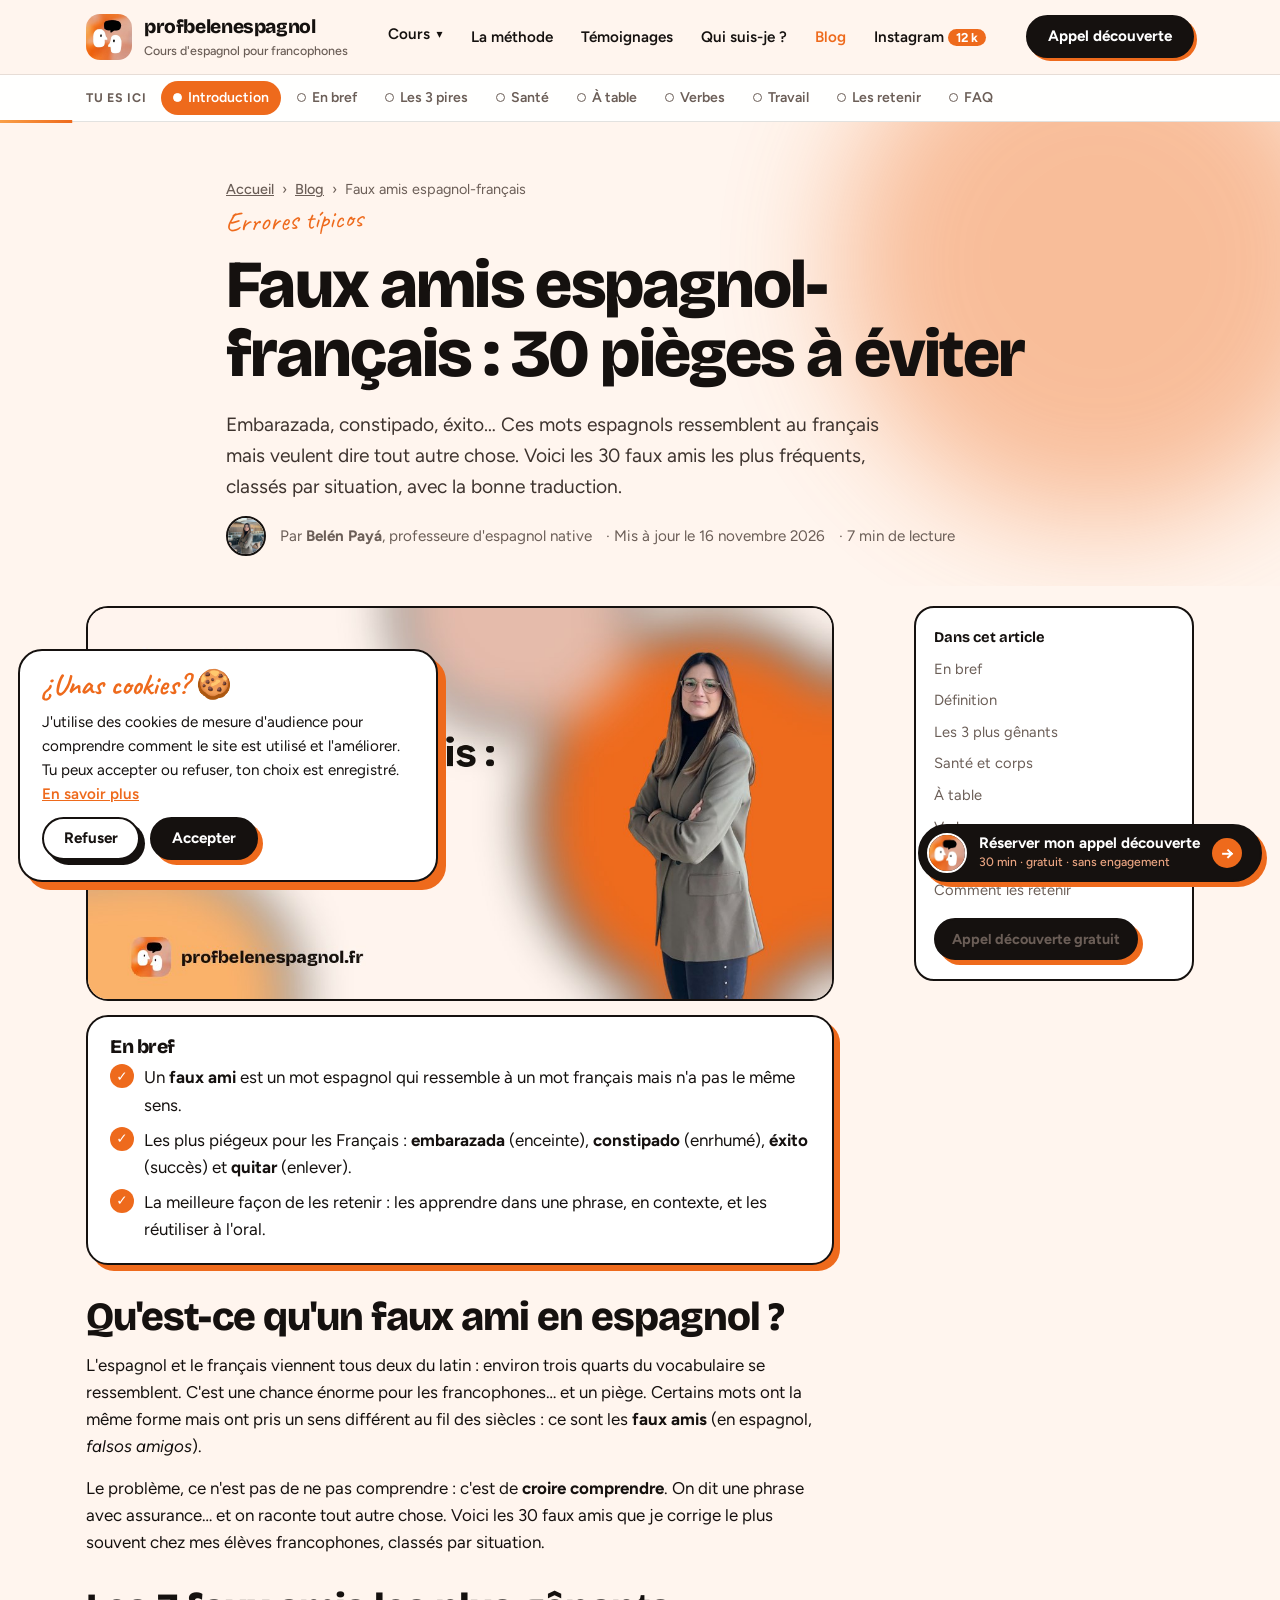
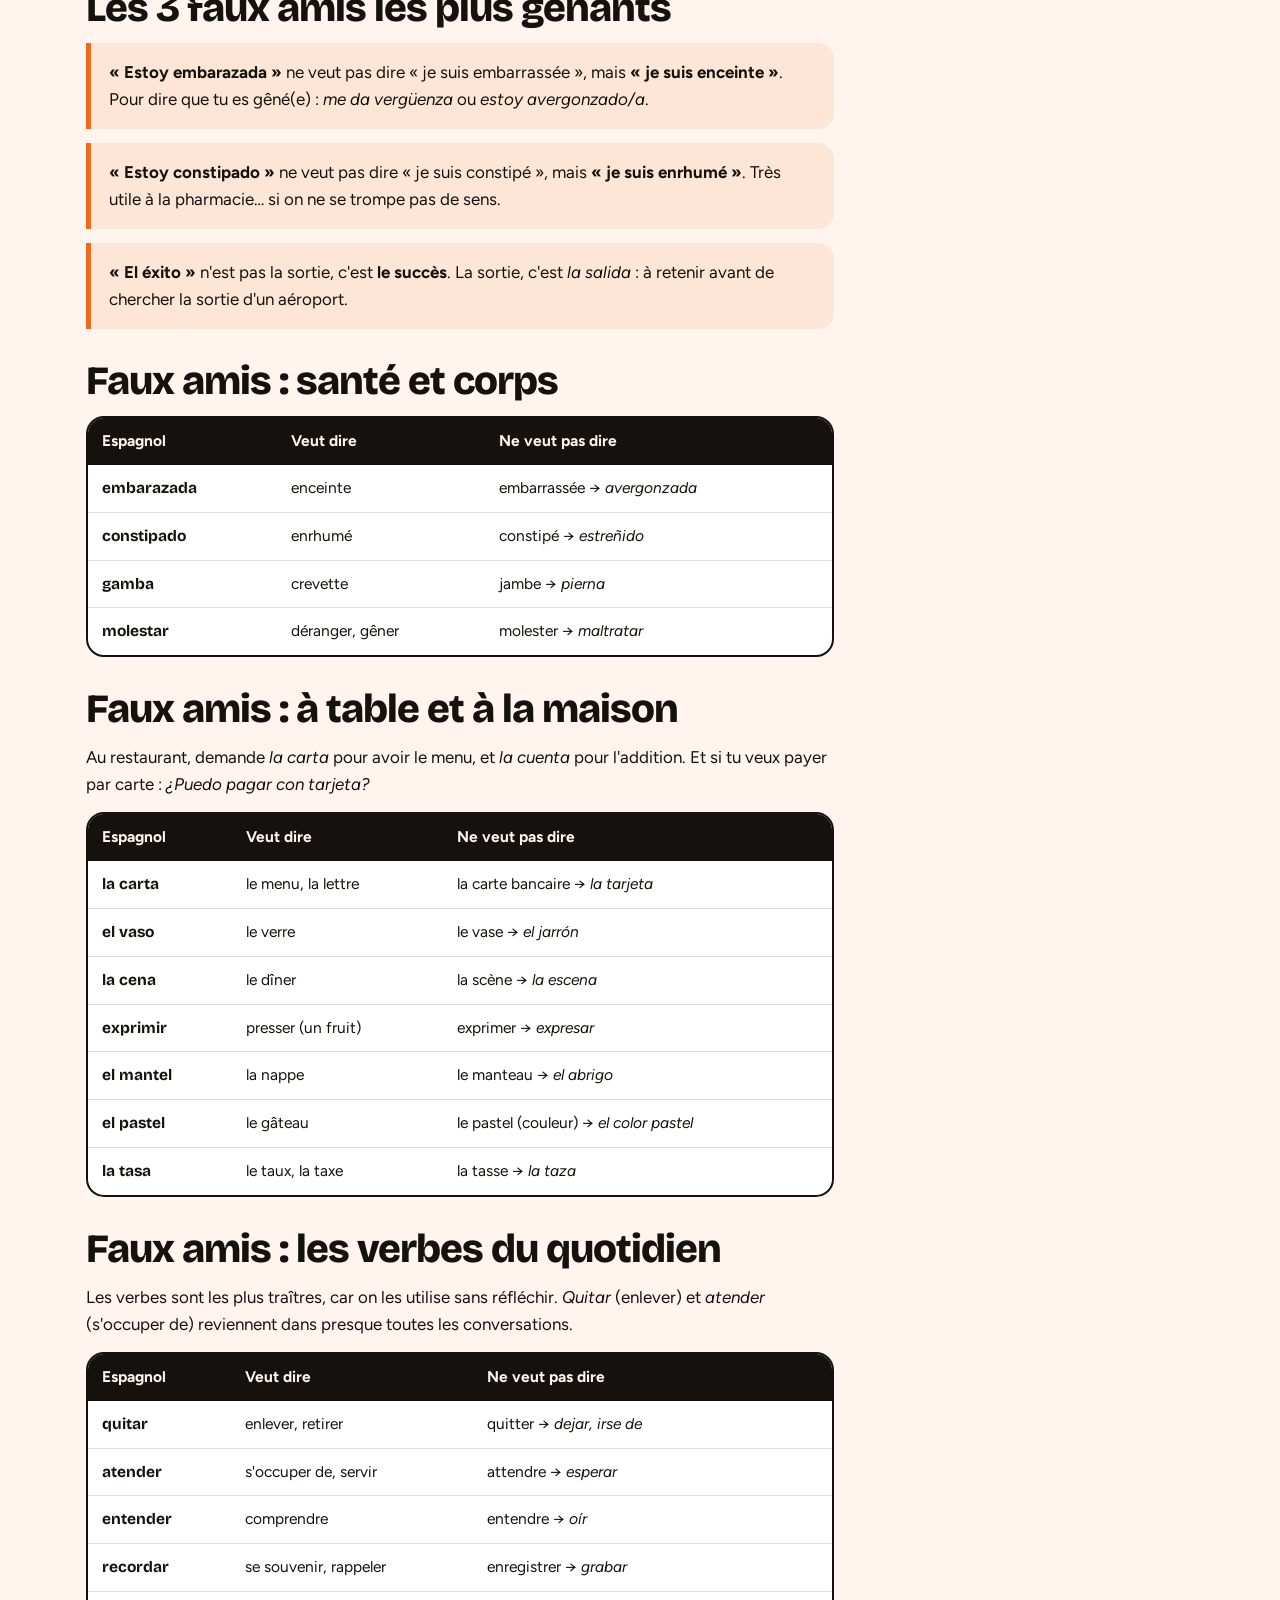
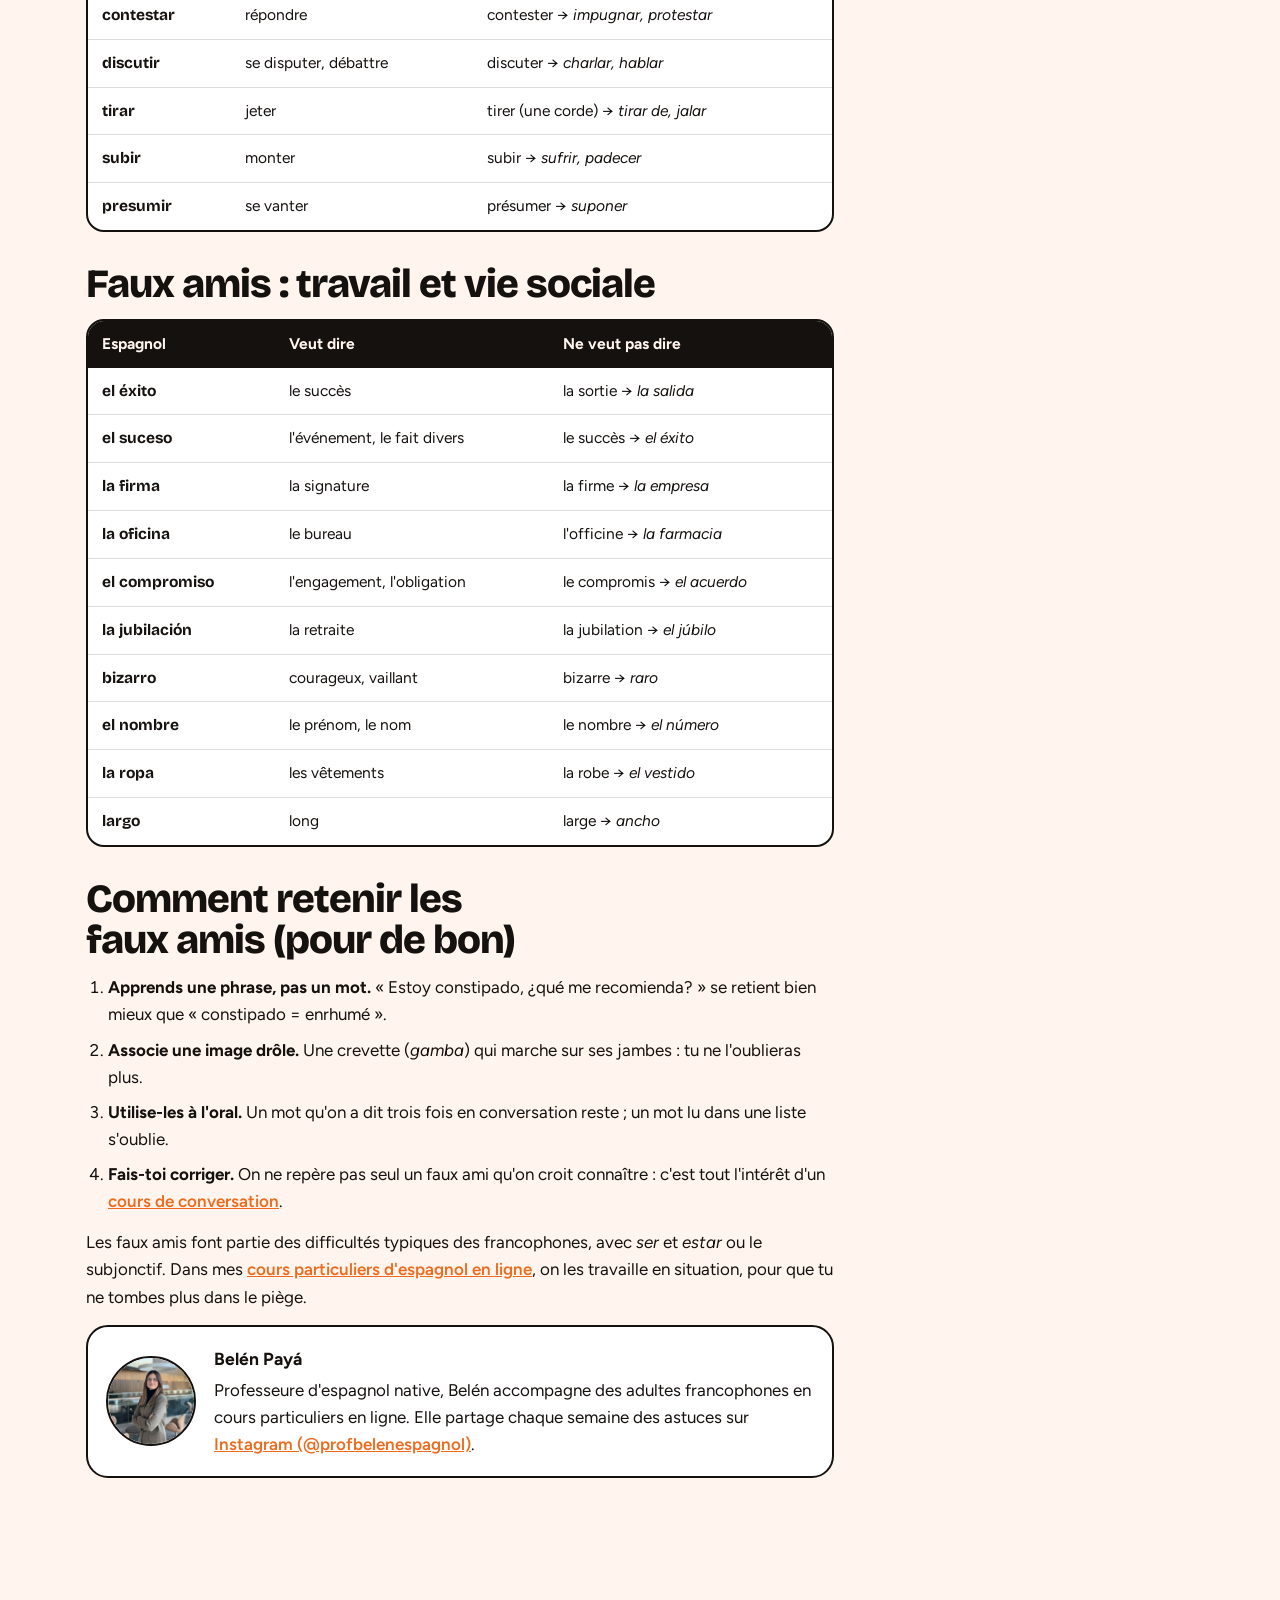
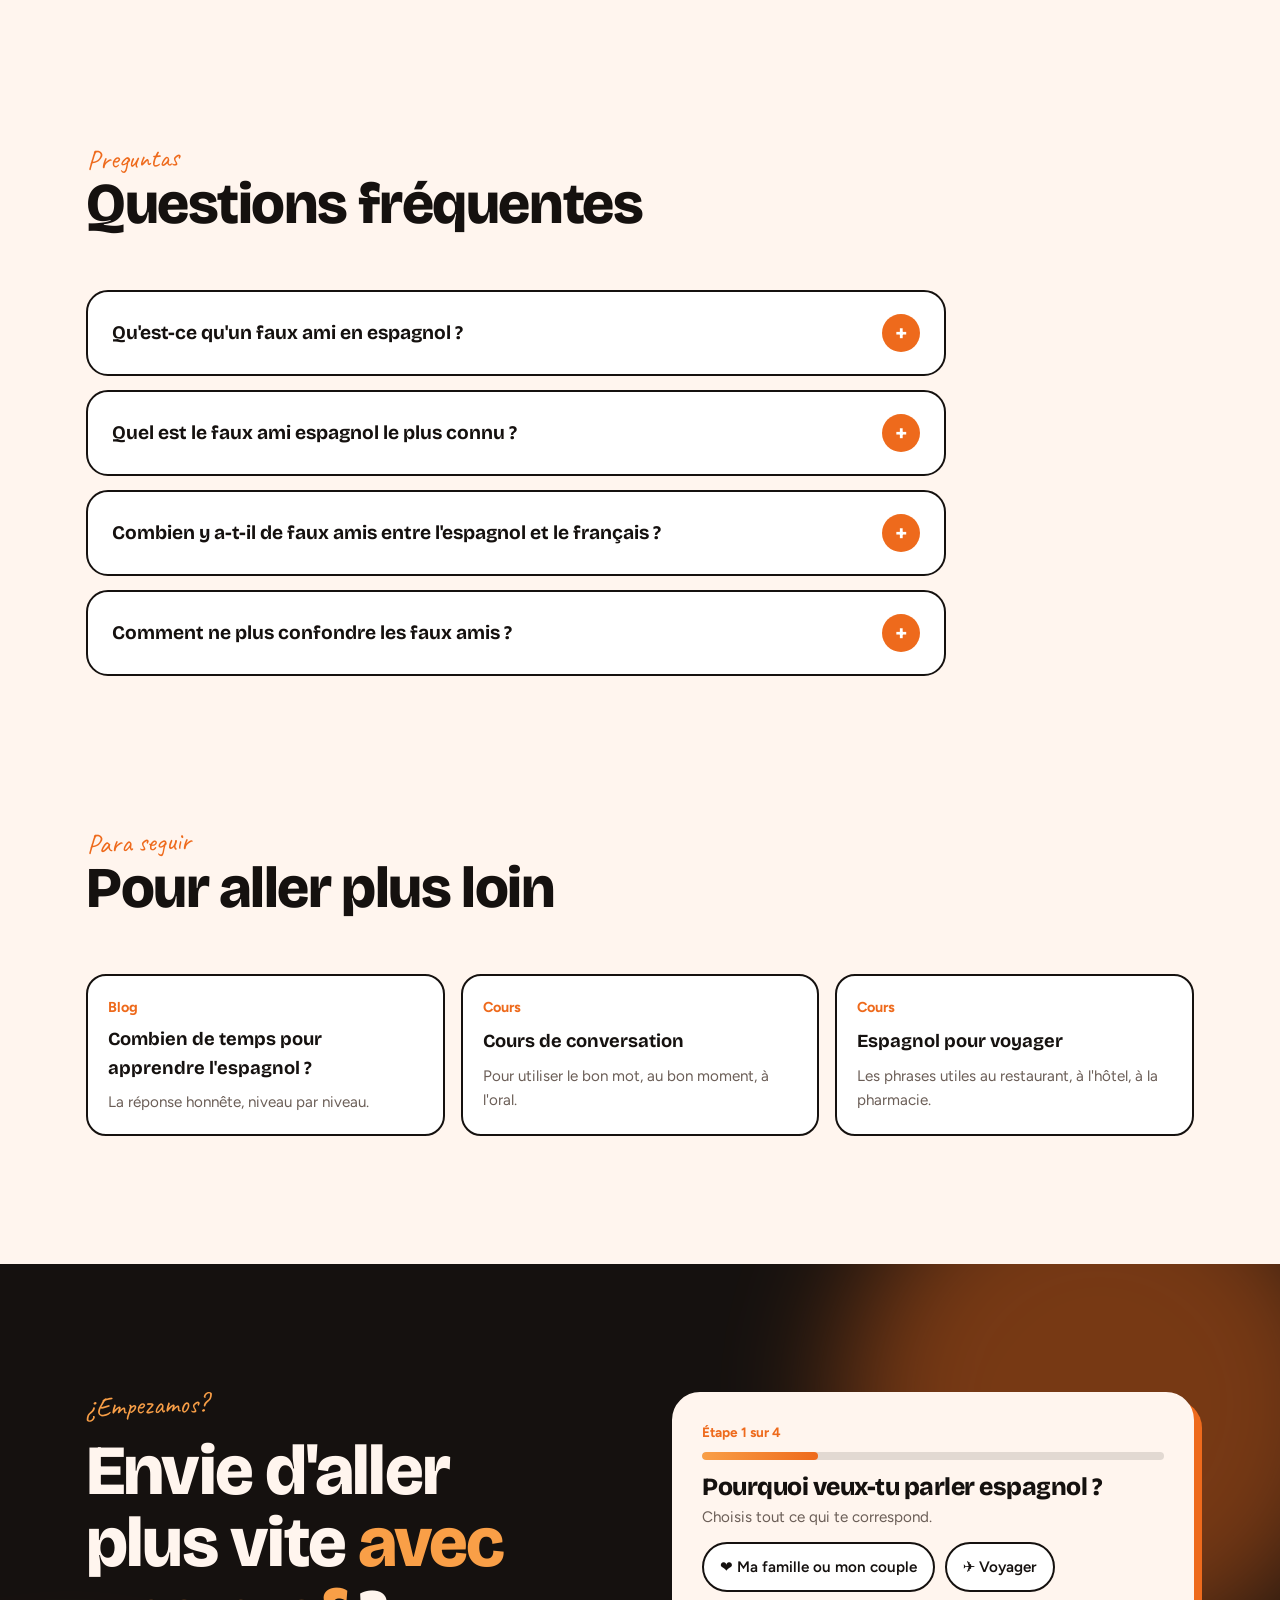
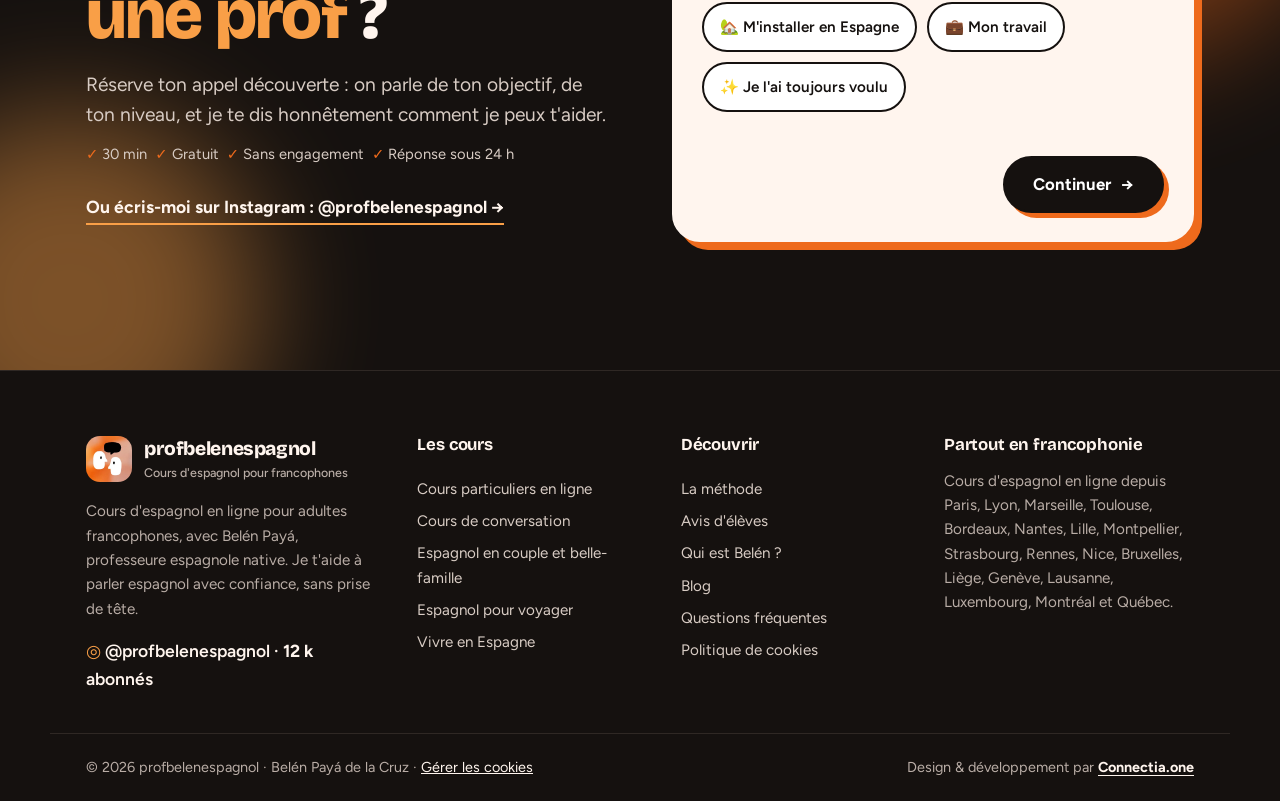
<file: blog/faux-amis-espagnol-francais/index.html>
<!DOCTYPE html>
<html lang="fr">
<head>
<meta charset="utf-8">
<!-- Consent Mode v2 : tout refusé par défaut (RGPD / CNIL) -->
<script>
  window.dataLayer = window.dataLayer || [];
  function gtag(){dataLayer.push(arguments);}
  gtag('consent', 'default', { ad_storage: 'denied', ad_user_data: 'denied', ad_personalization: 'denied', analytics_storage: 'denied', functionality_storage: 'granted', security_storage: 'granted', wait_for_update: 500 });
  try { var c = localStorage.getItem('pbe_consent'); if (c) gtag('consent', 'update', JSON.parse(c)); } catch (e) {}
</script>
<!-- Google Tag Manager -->
<script>(function(w,d,s,l,i){w[l]=w[l]||[];w[l].push({'gtm.start':
new Date().getTime(),event:'gtm.js'});var f=d.getElementsByTagName(s)[0],
j=d.createElement(s),dl=l!='dataLayer'?'&l='+l:'';j.async=true;j.src=
'https://www.googletagmanager.com/gtm.js?id='+i+dl;f.parentNode.insertBefore(j,f);
})(window,document,'script','dataLayer','GTM-5VKLF3NR');</script>
<!-- End Google Tag Manager -->
<meta name="viewport" content="width=device-width, initial-scale=1">
<!-- SEO:START -->
<title>Faux amis espagnol-français : 30 pièges à éviter</title>
<meta name="description" content="Embarazada, constipado, éxito… Les 30 faux amis espagnol-français les plus fréquents, classés par situation, avec la bonne traduction.">
<meta name="robots" content="index, follow, max-image-preview:large, max-snippet:-1, max-video-preview:-1">
<meta name="author" content="Belén Payá de la Cruz">
<meta name="geo.region" content="FR">
<link rel="canonical" href="https://profbelenespagnol.fr/blog/faux-amis-espagnol-francais/">
<link rel="alternate" hreflang="fr" href="https://profbelenespagnol.fr/blog/faux-amis-espagnol-francais/">
<link rel="alternate" hreflang="fr-FR" href="https://profbelenespagnol.fr/blog/faux-amis-espagnol-francais/">
<link rel="alternate" hreflang="fr-BE" href="https://profbelenespagnol.fr/blog/faux-amis-espagnol-francais/">
<link rel="alternate" hreflang="fr-CH" href="https://profbelenespagnol.fr/blog/faux-amis-espagnol-francais/">
<link rel="alternate" hreflang="fr-LU" href="https://profbelenespagnol.fr/blog/faux-amis-espagnol-francais/">
<link rel="alternate" hreflang="fr-CA" href="https://profbelenespagnol.fr/blog/faux-amis-espagnol-francais/">
<link rel="alternate" hreflang="x-default" href="https://profbelenespagnol.fr/blog/faux-amis-espagnol-francais/">
<link rel="alternate" type="text/plain" title="Résumé pour les IA (llms.txt)" href="/llms.txt">
<link rel="sitemap" type="application/xml" href="/sitemap.xml">
<meta property="og:type" content="article">
<meta property="og:locale" content="fr_FR">
<meta property="og:locale:alternate" content="fr_BE">
<meta property="og:locale:alternate" content="fr_CH">
<meta property="og:locale:alternate" content="fr_CA">
<meta property="og:site_name" content="profbelenespagnol · Belén Payá">
<meta property="og:url" content="https://profbelenespagnol.fr/blog/faux-amis-espagnol-francais/">
<meta property="og:title" content="Faux amis espagnol-français : 30 pièges à éviter">
<meta property="og:description" content="Embarazada, constipado, éxito… Les 30 faux amis espagnol-français les plus fréquents, classés par situation, avec la bonne traduction.">
<meta property="og:image" content="https://profbelenespagnol.fr/img/og-faux-amis-espagnol-francais.jpg">
<meta property="og:image:secure_url" content="https://profbelenespagnol.fr/img/og-faux-amis-espagnol-francais.jpg">
<meta property="og:image:type" content="image/jpeg">
<meta property="og:image:width" content="1200">
<meta property="og:image:height" content="630">
<meta property="og:image:alt" content="Faux amis espagnol-français : 30 pièges à éviter">
<meta property="og:see_also" content="https://www.instagram.com/profbelenespagnol/">
<meta property="article:published_time" content="2026-11-16T10:00:00+01:00">
<meta property="article:modified_time" content="2026-11-16T10:00:00+01:00">
<meta property="article:author" content="https://www.instagram.com/profbelenespagnol/">
<meta property="article:section" content="Apprendre l'espagnol">
<meta property="article:tag" content="faux amis espagnol français">
<meta property="article:tag" content="faux amis espagnol">
<meta property="article:tag" content="embarazada">
<meta property="article:tag" content="erreurs espagnol français">
<meta name="twitter:card" content="summary_large_image">
<meta name="twitter:title" content="Faux amis espagnol-français : 30 pièges à éviter">
<meta name="twitter:description" content="Embarazada, constipado, éxito… Les 30 faux amis espagnol-français les plus fréquents, classés par situation, avec la bonne traduction.">
<meta name="twitter:image" content="https://profbelenespagnol.fr/img/og-faux-amis-espagnol-francais.jpg">
<meta name="twitter:image:alt" content="Faux amis espagnol-français : 30 pièges à éviter">
<link rel="icon" href="/favicon.ico" sizes="any">
<link rel="icon" type="image/png" sizes="32x32" href="/img/favicon-32.png">
<link rel="icon" type="image/png" sizes="16x16" href="/img/favicon-16.png">
<link rel="icon" type="image/png" sizes="96x96" href="/img/favicon-96.png">
<link rel="apple-touch-icon" sizes="180x180" href="/img/icon-180.png">
<meta name="theme-color" content="#EE6A1C">
<script type="application/ld+json">
{
 "@context": "https://schema.org",
 "@graph": [
  {
   "@type": "WebSite",
   "@id": "https://profbelenespagnol.fr/#website",
   "url": "https://profbelenespagnol.fr/",
   "name": "profbelenespagnol",
   "alternateName": [
    "Prof Belén Espagnol",
    "Belén Payá, cours d'espagnol"
   ],
   "inLanguage": "fr-FR",
   "publisher": {
    "@id": "https://profbelenespagnol.fr/#organisation"
   }
  },
  {
   "@type": [
    "EducationalOrganization",
    "ProfessionalService"
   ],
   "@id": "https://profbelenespagnol.fr/#organisation",
   "name": "profbelenespagnol",
   "alternateName": [
    "Prof Belén Espagnol",
    "Belén Payá, cours d'espagnol"
   ],
   "url": "https://profbelenespagnol.fr/",
   "logo": {
    "@type": "ImageObject",
    "@id": "https://profbelenespagnol.fr/#logo",
    "url": "https://profbelenespagnol.fr/img/icon-512.png",
    "width": 512,
    "height": 512,
    "caption": "profbelenespagnol"
   },
   "image": "https://profbelenespagnol.fr/img/og-cours-espagnol-en-ligne-francophones.jpg",
   "description": "Cours d'espagnol en ligne pour adultes francophones de France, Belgique, Suisse, Luxembourg et Canada, avec Belén Payá, professeure espagnole native.",
   "slogan": "Je t'aide à parler espagnol avec confiance, sans prise de tête.",
   "founder": {
    "@id": "https://profbelenespagnol.fr/#belen"
   },
   "employee": {
    "@id": "https://profbelenespagnol.fr/#belen"
   },
   "areaServed": [
    {
     "@type": "Country",
     "name": "France"
    },
    {
     "@type": "Country",
     "name": "Belgique"
    },
    {
     "@type": "Country",
     "name": "Suisse"
    },
    {
     "@type": "Country",
     "name": "Luxembourg"
    },
    {
     "@type": "Country",
     "name": "Canada"
    }
   ],
   "availableLanguage": [
    "fr",
    "es"
   ],
   "knowsLanguage": [
    "fr",
    "es"
   ],
   "priceRange": "€€",
   "contactPoint": {
    "@type": "ContactPoint",
    "contactType": "customer support",
    "url": "https://profbelenespagnol.fr/#contact",
    "availableLanguage": [
     "French",
     "Spanish"
    ],
    "areaServed": [
     "FR",
     "BE",
     "CH",
     "LU",
     "CA"
    ]
   },
   "hasOfferCatalog": {
    "@type": "OfferCatalog",
    "name": "Cours d'espagnol en ligne",
    "itemListElement": [
     {
      "@type": "Offer",
      "itemOffered": {
       "@type": "Service",
       "name": "Primeros pasos",
       "description": "Accompagnement pour débutants (A1–A2) : bases solides et conversation dès le premier jour.",
       "provider": {
        "@id": "https://profbelenespagnol.fr/#organisation"
       }
      }
     },
     {
      "@type": "Offer",
      "itemOffered": {
       "@type": "Service",
       "name": "Sobremesa",
       "description": "Accompagnement conversation (B1 et plus) pour débloquer l'oral et gagner en fluidité.",
       "provider": {
        "@id": "https://profbelenespagnol.fr/#organisation"
       }
      }
     },
     {
      "@type": "Offer",
      "itemOffered": {
       "@type": "Service",
       "name": "Appel découverte",
       "description": "Appel de 30 minutes, gratuit et sans engagement, pour définir ton objectif et ton niveau.",
       "provider": {
        "@id": "https://profbelenespagnol.fr/#organisation"
       }
      },
      "price": "0",
      "priceCurrency": "EUR"
     }
    ]
   },
   "sameAs": [
    "https://www.instagram.com/profbelenespagnol/"
   ]
  },
  {
   "@type": "Person",
   "@id": "https://profbelenespagnol.fr/#belen",
   "name": "Belén Payá de la Cruz",
   "alternateName": [
    "Belén Payá",
    "Prof Belén Espagnol",
    "profbelenespagnol"
   ],
   "jobTitle": "Professeure d'espagnol pour adultes francophones",
   "description": "Professeure espagnole native, créatrice de profbelenespagnol, spécialisée dans l'accompagnement des adultes francophones qui veulent débloquer l'oral en espagnol.",
   "image": "https://profbelenespagnol.fr/img/belen-paya-portrait.webp",
   "url": "https://profbelenespagnol.fr/",
   "nationality": {
    "@type": "Country",
    "name": "Espagne"
   },
   "affiliation": [
    {
     "@type": "CollegeOrUniversity",
     "name": "Universidad de Alicante"
    }
   ],
   "knowsLanguage": [
    {
     "@type": "Language",
     "name": "Espagnol",
     "alternateName": "es"
    },
    {
     "@type": "Language",
     "name": "Français",
     "alternateName": "fr"
    },
    {
     "@type": "Language",
     "name": "Anglais",
     "alternateName": "en"
    }
   ],
   "knowsAbout": [
    "Enseignement de l'espagnol langue étrangère (ELE)",
    "Espagnol pour francophones",
    "Conversation en espagnol",
    "Linguistique appliquée",
    "Espagnol pour voyager",
    "Espagnol en famille"
   ],
   "worksFor": {
    "@id": "https://profbelenespagnol.fr/#organisation"
   },
   "sameAs": [
    "https://www.instagram.com/profbelenespagnol/"
   ]
  },
  {
   "@type": "WebPage",
   "@id": "https://profbelenespagnol.fr/blog/faux-amis-espagnol-francais/#webpage",
   "url": "https://profbelenespagnol.fr/blog/faux-amis-espagnol-francais/",
   "name": "Faux amis espagnol-français : 30 pièges à éviter",
   "description": "Embarazada, constipado, éxito… Les 30 faux amis espagnol-français les plus fréquents, classés par situation, avec la bonne traduction.",
   "inLanguage": "fr-FR",
   "isPartOf": {
    "@id": "https://profbelenespagnol.fr/#website"
   },
   "about": {
    "@id": "https://profbelenespagnol.fr/#organisation"
   },
   "author": {
    "@id": "https://profbelenespagnol.fr/#belen"
   },
   "publisher": {
    "@id": "https://profbelenespagnol.fr/#organisation"
   },
   "primaryImageOfPage": {
    "@type": "ImageObject",
    "url": "https://profbelenespagnol.fr/img/og-faux-amis-espagnol-francais.jpg",
    "width": 1200,
    "height": 630
   },
   "datePublished": "2026-11-16T10:00:00+01:00",
   "dateModified": "2026-11-16T10:00:00+01:00",
   "keywords": "faux amis espagnol français, faux amis espagnol, embarazada, erreurs espagnol français",
   "speakable": {
    "@type": "SpeakableSpecification",
    "cssSelector": [
     "#resume",
     "#faq"
    ]
   },
   "breadcrumb": {
    "@id": "https://profbelenespagnol.fr/blog/faux-amis-espagnol-francais/#breadcrumb"
   }
  },
  {
   "@type": "BreadcrumbList",
   "@id": "https://profbelenespagnol.fr/blog/faux-amis-espagnol-francais/#breadcrumb",
   "itemListElement": [
    {
     "@type": "ListItem",
     "position": 1,
     "name": "Accueil",
     "item": "https://profbelenespagnol.fr/"
    },
    {
     "@type": "ListItem",
     "position": 2,
     "name": "Blog",
     "item": "https://profbelenespagnol.fr/blog/"
    },
    {
     "@type": "ListItem",
     "position": 3,
     "name": "Faux amis espagnol-français",
     "item": "https://profbelenespagnol.fr/blog/faux-amis-espagnol-francais/"
    }
   ]
  },
  {
   "@type": "FAQPage",
   "@id": "https://profbelenespagnol.fr/blog/faux-amis-espagnol-francais/#faq",
   "isPartOf": {
    "@id": "https://profbelenespagnol.fr/blog/faux-amis-espagnol-francais/#webpage"
   },
   "mainEntity": [
    {
     "@type": "Question",
     "name": "Qu'est-ce qu'un faux ami en espagnol ?",
     "acceptedAnswer": {
      "@type": "Answer",
      "text": "C'est un mot espagnol qui ressemble à un mot français par sa forme mais qui a un sens différent, comme « embarazada » (enceinte) ou « constipado » (enrhumé)."
     }
    },
    {
     "@type": "Question",
     "name": "Quel est le faux ami espagnol le plus connu ?",
     "acceptedAnswer": {
      "@type": "Answer",
      "text": "« Embarazada », qui signifie « enceinte » et non « embarrassée ». Pour dire qu'on est gêné, on dit « me da vergüenza »."
     }
    },
    {
     "@type": "Question",
     "name": "Combien y a-t-il de faux amis entre l'espagnol et le français ?",
     "acceptedAnswer": {
      "@type": "Answer",
      "text": "Il en existe plusieurs centaines, mais une trentaine reviennent très souvent dans la vie courante : ce sont ceux à connaître en priorité."
     }
    },
    {
     "@type": "Question",
     "name": "Comment ne plus confondre les faux amis ?",
     "acceptedAnswer": {
      "@type": "Answer",
      "text": "En les apprenant dans des phrases complètes, en les réutilisant à l'oral et en se faisant corriger par un professeur qui connaît les erreurs typiques des francophones."
     }
    }
   ]
  },
  {
   "@type": "BlogPosting",
   "@id": "https://profbelenespagnol.fr/blog/faux-amis-espagnol-francais/#article",
   "headline": "Faux amis espagnol-français : 30 pièges à éviter",
   "description": "Embarazada, constipado, éxito… Les 30 faux amis espagnol-français les plus fréquents, classés par situation, avec la bonne traduction.",
   "image": [
    "https://profbelenespagnol.fr/img/og-faux-amis-espagnol-francais.jpg"
   ],
   "datePublished": "2026-11-16T10:00:00+01:00",
   "dateModified": "2026-11-16T10:00:00+01:00",
   "author": {
    "@id": "https://profbelenespagnol.fr/#belen"
   },
   "publisher": {
    "@id": "https://profbelenespagnol.fr/#organisation"
   },
   "mainEntityOfPage": {
    "@id": "https://profbelenespagnol.fr/blog/faux-amis-espagnol-francais/#webpage"
   },
   "inLanguage": "fr-FR",
   "keywords": [
    "faux amis espagnol français",
    "faux amis espagnol",
    "embarazada",
    "erreurs espagnol français"
   ]
  }
 ]
}
</script>
<!-- SEO:END -->
<link rel="preconnect" href="https://fonts.googleapis.com">
<link rel="preconnect" href="https://fonts.gstatic.com" crossorigin>
<link href="https://fonts.googleapis.com/css2?family=Bricolage+Grotesque:opsz,wght@12..96,500;12..96,700;12..96,800&family=Caveat:wght@600;700&family=Figtree:wght@400;500;600;700&display=swap" rel="stylesheet">
<link rel="stylesheet" href="../../css/site.css">
</head>
<body>
<!-- Google Tag Manager (noscript) -->
<noscript><iframe src="https://www.googletagmanager.com/ns.html?id=GTM-5VKLF3NR" height="0" width="0" style="display:none;visibility:hidden"></iframe></noscript>
<!-- End Google Tag Manager (noscript) -->
<div class="progress" aria-hidden="true"></div>
<a class="skip" href="#main">Aller au contenu</a>
<header id="top">
  <nav class="wrap nav" aria-label="Navigation principale">
    <a class="brand" href="../../"><img src="../../img/logo-profbelenespagnol.webp" alt="Logo profbelenespagnol : deux visages qui discutent" width="46" height="46"><span><b>profbelenespagnol</b><small>Cours d'espagnol pour francophones</small></span></a>
    <ul id="menu">
      <li class="has-sub"><button type="button" class="sub-toggle" aria-expanded="false" aria-controls="submenu-cours">Cours</button>
        <ul class="submenu" id="submenu-cours">
          <li><a href="../../cours-particuliers-espagnol-en-ligne/"><b>Cours particuliers en ligne</b><small>En visio, 100 % sur mesure</small></a></li>
          <li><a href="../../cours-conversation-espagnol/"><b>Cours de conversation</b><small>Pour débloquer l'oral</small></a></li>
          <li><a href="../../espagnol-couple-belle-famille/"><b>Espagnol en couple et belle-famille</b><small>Parler avec ceux que tu aimes</small></a></li>
          <li><a href="../../espagnol-pour-voyager/"><b>Espagnol pour voyager</b><small>Te débrouiller sans traducteur</small></a></li>
          <li><a href="../../espagnol-pour-vivre-en-espagne/"><b>Vivre en Espagne</b><small>Installation, retraite, quotidien</small></a></li>
        </ul>
      </li>
      <li><a href="../../#methode">La méthode</a></li>
      <li><a href="../../#temoignages">Témoignages</a></li>
      <li><a href="../../#belen">Qui suis-je ?</a></li>
      <li><a href="../../blog/" aria-current="page">Blog</a></li>
      <li><a class="nav-ig" href="../../#instagram">Instagram <b class="ig-count">12 k</b></a></li>
    </ul>
    <a class="btn btn-main" href="#contact">Appel découverte</a>
    <button class="burger" id="burger" aria-expanded="false" aria-controls="menu">Menu</button>
  </nav>
</header>
<div class="chapters" aria-label="Sections de la page">
  <div class="wrap ch-inner"><span class="ch-here">Tu es ici</span><nav class="ch-list"><a href="#intro" data-label="Introduction">Introduction</a><a href="#resume" data-label="En bref">En bref</a><a href="#les-pires" data-label="Les 3 pires">Les 3 pires</a><a href="#sante" data-label="Santé">Santé</a><a href="#table" data-label="À table">À table</a><a href="#verbes" data-label="Verbes">Verbes</a><a href="#social" data-label="Travail">Travail</a><a href="#retenir" data-label="Les retenir">Les retenir</a><a href="#faq" data-label="FAQ">FAQ</a></nav></div>
  <div class="ch-track" aria-hidden="true"><i class="ch-fill"></i></div>
</div>
<main id="main">
<article>
<section class="page-hero" id="intro" style="padding-bottom:30px">
  <div class="blob b1"></div>
  <div class="wrap" style="position:relative;z-index:1;max-width:900px">
    <nav class="crumbs" aria-label="Fil d'Ariane"><a href="../../">Accueil</a> <span aria-hidden="true">›</span> <a href="../../blog/">Blog</a> <span aria-hidden="true">›</span> <span aria-current="page">Faux amis espagnol-français</span></nav>
    <span class="eyebrow">Errores típicos</span>
    <h1>Faux amis espagnol-français : 30 pièges à éviter</h1>
    <p class="lead" style="margin-bottom:0">Embarazada, constipado, éxito… Ces mots espagnols ressemblent au français mais veulent dire tout autre chose. Voici les 30 faux amis les plus fréquents, classés par situation, avec la bonne traduction.</p>
    <div class="post-meta"><img src="../../img/belen-paya-portrait.webp" alt="Belén Payá" width="40" height="40"><span>Par <b>Belén Payá</b>, professeure d'espagnol native</span><span>· Mis à jour le <time datetime="2026-11-16">16 novembre 2026</time></span><span>· 7 min de lecture</span></div>
  </div>
</section>
<section style="padding-top:20px">
  <div class="wrap article-wrap">
    <div class="prose">
      <img src="../../img/og-faux-amis-espagnol-francais.jpg" alt="Faux amis espagnol-français : 30 pièges à éviter" width="1200" height="630" style="border-radius:22px;border:2px solid var(--tinta);width:100%;height:auto">

      <div class="tldr" id="resume"><h2>En bref</h2><ul class="checks"><li>Un <b>faux ami</b> est un mot espagnol qui ressemble à un mot français mais n'a pas le même sens.</li><li>Les plus piégeux pour les Français : <b>embarazada</b> (enceinte), <b>constipado</b> (enrhumé), <b>éxito</b> (succès) et <b>quitar</b> (enlever).</li><li>La meilleure façon de les retenir : les apprendre dans une phrase, en contexte, et les réutiliser à l'oral.</li></ul></div>
      <h2 id="definition">Qu'est-ce qu'un faux ami en espagnol ?</h2>
      <p>L'espagnol et le français viennent tous deux du latin : environ trois quarts du vocabulaire se ressemblent. C'est une chance énorme pour les francophones… et un piège. Certains mots ont la même forme mais ont pris un sens différent au fil des siècles : ce sont les <b>faux amis</b> (en espagnol, <i>falsos amigos</i>).</p>
      <p>Le problème, ce n'est pas de ne pas comprendre : c'est de <b>croire comprendre</b>. On dit une phrase avec assurance… et on raconte tout autre chose. Voici les 30 faux amis que je corrige le plus souvent chez mes élèves francophones, classés par situation.</p>
      <h2 id="les-pires">Les 3 faux amis les plus gênants</h2>
      <div class="callout"><p><b>« Estoy embarazada »</b> ne veut pas dire « je suis embarrassée », mais <b>« je suis enceinte »</b>. Pour dire que tu es gêné(e) : <i>me da vergüenza</i> ou <i>estoy avergonzado/a</i>.</p></div>
      <div class="callout"><p><b>« Estoy constipado »</b> ne veut pas dire « je suis constipé », mais <b>« je suis enrhumé »</b>. Très utile à la pharmacie… si on ne se trompe pas de sens.</p></div>
      <div class="callout"><p><b>« El éxito »</b> n'est pas la sortie, c'est <b>le succès</b>. La sortie, c'est <i>la salida</i> : à retenir avant de chercher la sortie d'un aéroport.</p></div>
      <h2 id="sante">Faux amis : santé et corps</h2>
      <div class="tablewrap"><table><thead><tr><th>Espagnol</th><th>Veut dire</th><th>Ne veut pas dire</th></tr></thead><tbody><tr><td>embarazada</td><td>enceinte</td><td>embarrassée → <i>avergonzada</i></td></tr><tr><td>constipado</td><td>enrhumé</td><td>constipé → <i>estreñido</i></td></tr><tr><td>gamba</td><td>crevette</td><td>jambe → <i>pierna</i></td></tr><tr><td>molestar</td><td>déranger, gêner</td><td>molester → <i>maltratar</i></td></tr></tbody></table></div>
      <h2 id="table">Faux amis : à table et à la maison</h2>
      <p>Au restaurant, demande <i>la carta</i> pour avoir le menu, et <i>la cuenta</i> pour l'addition. Et si tu veux payer par carte : <i>¿Puedo pagar con tarjeta?</i></p>
      <div class="tablewrap"><table><thead><tr><th>Espagnol</th><th>Veut dire</th><th>Ne veut pas dire</th></tr></thead><tbody><tr><td>la carta</td><td>le menu, la lettre</td><td>la carte bancaire → <i>la tarjeta</i></td></tr><tr><td>el vaso</td><td>le verre</td><td>le vase → <i>el jarrón</i></td></tr><tr><td>la cena</td><td>le dîner</td><td>la scène → <i>la escena</i></td></tr><tr><td>exprimir</td><td>presser (un fruit)</td><td>exprimer → <i>expresar</i></td></tr><tr><td>el mantel</td><td>la nappe</td><td>le manteau → <i>el abrigo</i></td></tr><tr><td>el pastel</td><td>le gâteau</td><td>le pastel (couleur) → <i>el color pastel</i></td></tr><tr><td>la tasa</td><td>le taux, la taxe</td><td>la tasse → <i>la taza</i></td></tr></tbody></table></div>
      <h2 id="verbes">Faux amis : les verbes du quotidien</h2>
      <p>Les verbes sont les plus traîtres, car on les utilise sans réfléchir. <i>Quitar</i> (enlever) et <i>atender</i> (s'occuper de) reviennent dans presque toutes les conversations.</p>
      <div class="tablewrap"><table><thead><tr><th>Espagnol</th><th>Veut dire</th><th>Ne veut pas dire</th></tr></thead><tbody><tr><td>quitar</td><td>enlever, retirer</td><td>quitter → <i>dejar, irse de</i></td></tr><tr><td>atender</td><td>s'occuper de, servir</td><td>attendre → <i>esperar</i></td></tr><tr><td>entender</td><td>comprendre</td><td>entendre → <i>oír</i></td></tr><tr><td>recordar</td><td>se souvenir, rappeler</td><td>enregistrer → <i>grabar</i></td></tr><tr><td>contestar</td><td>répondre</td><td>contester → <i>impugnar, protestar</i></td></tr><tr><td>discutir</td><td>se disputer, débattre</td><td>discuter → <i>charlar, hablar</i></td></tr><tr><td>tirar</td><td>jeter</td><td>tirer (une corde) → <i>tirar de, jalar</i></td></tr><tr><td>subir</td><td>monter</td><td>subir → <i>sufrir, padecer</i></td></tr><tr><td>presumir</td><td>se vanter</td><td>présumer → <i>suponer</i></td></tr></tbody></table></div>
      <h2 id="social">Faux amis : travail et vie sociale</h2>
      <div class="tablewrap"><table><thead><tr><th>Espagnol</th><th>Veut dire</th><th>Ne veut pas dire</th></tr></thead><tbody><tr><td>el éxito</td><td>le succès</td><td>la sortie → <i>la salida</i></td></tr><tr><td>el suceso</td><td>l'événement, le fait divers</td><td>le succès → <i>el éxito</i></td></tr><tr><td>la firma</td><td>la signature</td><td>la firme → <i>la empresa</i></td></tr><tr><td>la oficina</td><td>le bureau</td><td>l'officine → <i>la farmacia</i></td></tr><tr><td>el compromiso</td><td>l'engagement, l'obligation</td><td>le compromis → <i>el acuerdo</i></td></tr><tr><td>la jubilación</td><td>la retraite</td><td>la jubilation → <i>el júbilo</i></td></tr><tr><td>bizarro</td><td>courageux, vaillant</td><td>bizarre → <i>raro</i></td></tr><tr><td>el nombre</td><td>le prénom, le nom</td><td>le nombre → <i>el número</i></td></tr><tr><td>la ropa</td><td>les vêtements</td><td>la robe → <i>el vestido</i></td></tr><tr><td>largo</td><td>long</td><td>large → <i>ancho</i></td></tr></tbody></table></div>
      <h2 id="retenir">Comment retenir les faux amis (pour de bon)</h2>
      <ol>
        <li><b>Apprends une phrase, pas un mot.</b> « Estoy constipado, ¿qué me recomienda? » se retient bien mieux que « constipado = enrhumé ».</li>
        <li><b>Associe une image drôle.</b> Une crevette (<i>gamba</i>) qui marche sur ses jambes : tu ne l'oublieras plus.</li>
        <li><b>Utilise-les à l'oral.</b> Un mot qu'on a dit trois fois en conversation reste ; un mot lu dans une liste s'oublie.</li>
        <li><b>Fais-toi corriger.</b> On ne repère pas seul un faux ami qu'on croit connaître : c'est tout l'intérêt d'un <a href="../../cours-conversation-espagnol/">cours de conversation</a>.</li>
      </ol>
      <p>Les faux amis font partie des difficultés typiques des francophones, avec <i>ser</i> et <i>estar</i> ou le subjonctif. Dans mes <a href="../../cours-particuliers-espagnol-en-ligne/">cours particuliers d'espagnol en ligne</a>, on les travaille en situation, pour que tu ne tombes plus dans le piège.</p>

      <div class="author-box"><img src="../../img/belen-paya-portrait.webp" alt="Belén Payá" width="90" height="90" loading="lazy"><div><b>Belén Payá</b><p style="margin-top:4px">Professeure d'espagnol native, Belén accompagne des adultes francophones en cours particuliers en ligne. Elle partage chaque semaine des astuces sur <a href="https://www.instagram.com/profbelenespagnol/" rel="me noopener">Instagram (@profbelenespagnol)</a>.</p></div></div>
    </div>
    <aside class="toc"><b>Dans cet article</b><a href="#resume">En bref</a><a href="#definition">Définition</a><a href="#les-pires">Les 3 plus gênants</a><a href="#sante">Santé et corps</a><a href="#table">À table</a><a href="#verbes">Verbes</a><a href="#social">Travail et vie sociale</a><a href="#retenir">Comment les retenir</a><a class="btn btn-main" href="#contact">Appel découverte gratuit</a></aside>
  </div>
</section>
</article>
<section id="faq">
  <div class="wrap">
    <div class="head reveal"><span class="eyebrow">Preguntas</span><h2>Questions fréquentes</h2></div>
    <div class="faq">
      <details><summary>Qu'est-ce qu'un faux ami en espagnol ?</summary><p>C'est un mot espagnol qui ressemble à un mot français par sa forme mais qui a un sens différent, comme « embarazada » (enceinte) ou « constipado » (enrhumé).</p></details>
      <details><summary>Quel est le faux ami espagnol le plus connu ?</summary><p>« Embarazada », qui signifie « enceinte » et non « embarrassée ». Pour dire qu'on est gêné, on dit « me da vergüenza ».</p></details>
      <details><summary>Combien y a-t-il de faux amis entre l'espagnol et le français ?</summary><p>Il en existe plusieurs centaines, mais une trentaine reviennent très souvent dans la vie courante : ce sont ceux à connaître en priorité.</p></details>
      <details><summary>Comment ne plus confondre les faux amis ?</summary><p>En les apprenant dans des phrases complètes, en les réutilisant à l'oral et en se faisant corriger par un professeur qui connaît les erreurs typiques des francophones.</p></details>
    </div>
  </div>
</section>
<section id="aller-plus-loin" style="padding-top:0">
  <div class="wrap">
    <div class="head reveal"><span class="eyebrow">Para seguir</span><h2>Pour aller plus loin</h2></div>
    <div class="related"><a href="../../blog/combien-de-temps-pour-apprendre-l-espagnol/"><em>Blog</em><b>Combien de temps pour apprendre l'espagnol ?</b><span>La réponse honnête, niveau par niveau.</span></a><a href="../../cours-conversation-espagnol/"><em>Cours</em><b>Cours de conversation</b><span>Pour utiliser le bon mot, au bon moment, à l'oral.</span></a><a href="../../espagnol-pour-voyager/"><em>Cours</em><b>Espagnol pour voyager</b><span>Les phrases utiles au restaurant, à l'hôtel, à la pharmacie.</span></a></div>
  </div>
</section>
<section class="final" id="contact" aria-labelledby="contact-t">
  <div class="blob b1"></div><div class="blob b2"></div>
  <div class="wrap final-grid">
    <div class="reveal">
      <span class="eyebrow" style="color:var(--mandarina)">¿Empezamos?</span>
      <h2 id="contact-t" style="margin-top:14px">Envie d'aller plus vite <em>avec une prof</em> ?</h2>
      <p class="lead">Réserve ton appel découverte : on parle de ton objectif, de ton niveau, et je te dis honnêtement comment je peux t'aider.</p>
      <div class="micro"><span>30 min</span><span>Gratuit</span><span>Sans engagement</span><span>Réponse sous 24 h</span></div>
      <a class="insta" href="https://www.instagram.com/profbelenespagnol/" rel="me noopener">Ou écris-moi sur Instagram : @profbelenespagnol →</a>
    </div>
    <form id="form" class="wizard reveal" action="https://formspree.io/f/mkjrjbyp" method="POST" novalidate>
      <input type="hidden" name="_subject" value="Nouvelle demande d'appel découverte · profbelenespagnol">
      <input type="hidden" name="_language" value="fr">
      <input type="text" name="_gotcha" tabindex="-1" autocomplete="off" class="hp" aria-hidden="true">
      <div class="wz-top">
        <span class="wz-count" id="wzCount">Étape 1 sur 4</span>
        <div class="wz-bar" aria-hidden="true"><i id="wzBar"></i></div>
      </div>

      <fieldset class="wz-step active" data-step="1">
        <legend>Pourquoi veux-tu parler espagnol ?</legend>
        <p class="wz-hint">Choisis tout ce qui te correspond.</p>
        <div class="chips">
          <label class="chip"><input type="checkbox" name="motivation" value="Famille ou couple"><span>❤️ Ma famille ou mon couple</span></label>
          <label class="chip"><input type="checkbox" name="motivation" value="Voyager"><span>✈️ Voyager</span></label>
          <label class="chip"><input type="checkbox" name="motivation" value="S'installer en Espagne"><span>🏡 M'installer en Espagne</span></label>
          <label class="chip"><input type="checkbox" name="motivation" value="Travail"><span>💼 Mon travail</span></label>
          <label class="chip"><input type="checkbox" name="motivation" value="Toujours voulu"><span>✨ Je l'ai toujours voulu</span></label>
        </div>
      </fieldset>

      <fieldset class="wz-step" data-step="2">
        <legend>Où en es-tu aujourd'hui ?</legend>
        <div class="cards">
          <label class="pick"><input type="radio" name="niveau" value="Je pars de zéro"><span><b>Je pars de zéro</b>Ou j'ai tout oublié depuis le collège</span></label>
          <label class="pick"><input type="radio" name="niveau" value="Je connais des mots"><span><b>Je connais des mots</b>Mais je ne fais pas de phrases</span></label>
          <label class="pick"><input type="radio" name="niveau" value="Je comprends mais je bloque à l'oral"><span><b>Je comprends, mais je bloque</b>Les mots ne sortent pas</span></label>
          <label class="pick"><input type="radio" name="niveau" value="Je me débrouille, je veux être fluide"><span><b>Je me débrouille</b>Je veux être plus fluide</span></label>
        </div>
      </fieldset>

      <fieldset class="wz-step" data-step="3">
        <legend>Quand es-tu disponible pour l'appel ?</legend>
        <div class="chips">
          <label class="chip"><input type="checkbox" name="disponibilites" value="Matin"><span>☀️ Le matin</span></label>
          <label class="chip"><input type="checkbox" name="disponibilites" value="Midi"><span>🥗 Le midi</span></label>
          <label class="chip"><input type="checkbox" name="disponibilites" value="Après-midi"><span>☕ L'après-midi</span></label>
          <label class="chip"><input type="checkbox" name="disponibilites" value="Soir"><span>🌙 Le soir</span></label>
          <label class="chip"><input type="checkbox" name="disponibilites" value="Week-end"><span>🎉 Le week-end</span></label>
        </div>
        <label for="f-pays" style="margin-top:12px">Tu habites…
          <select id="f-pays" name="pays"><option>France</option><option>Belgique</option><option>Suisse</option><option>Luxembourg</option><option>Canada</option><option>Espagne</option><option>Autre</option></select>
        </label>
      </fieldset>

      <fieldset class="wz-step" data-step="4">
        <legend>Dernière étape : comment te joindre ?</legend>
        <div class="two">
          <label for="f-name">Prénom<input id="f-name" name="prenom" autocomplete="given-name" required></label>
          <label for="f-email">E-mail<input id="f-email" name="email" type="email" autocomplete="email" required></label>
        </div>
        <label for="f-tel">Téléphone ou WhatsApp <small>(facultatif)</small><input id="f-tel" name="telephone" type="tel" autocomplete="tel"></label>
        <label for="f-msg">Un petit mot <small>(facultatif)</small><textarea id="f-msg" name="message" placeholder="Ton projet, ce qui te bloque…"></textarea></label>
        <label class="consent"><input type="checkbox" name="consentement" value="oui" required id="f-ok"><span>J'accepte que Belén utilise ces informations pour me recontacter au sujet de mes cours.</span></label>
      </fieldset>

      <div class="wz-done" id="wzDone" hidden role="status">
        <p class="hand" style="font-size:2.8rem;color:var(--orange);line-height:1">¡Muchas gracias!</p>
        <h3>Merci, ta demande est bien envoyée.</h3>
        <p>Belén te contactera très bientôt pour fixer ton appel découverte. Pense à vérifier tes e-mails (et tes spams).</p>
        <p class="wz-done-ig">En attendant, viens dire hola sur <a href="https://www.instagram.com/profbelenespagnol/" rel="noopener">Instagram</a> 👋</p>
      </div>

      <p class="err" id="err" role="alert"></p>
      <div class="wz-nav" id="wzNav">
        <button type="button" class="btn btn-light" id="wzPrev" hidden>← Retour</button>
        <button type="button" class="btn btn-main" id="wzNext">Continuer <span class="arrow">→</span></button>
        <button type="submit" class="btn btn-main" id="wzSend" hidden>Envoyer ma demande <span class="arrow">→</span></button>
      </div>
    </form>
  </div>
</section>
</main>
<div class="cookies" id="cookies" role="dialog" aria-labelledby="ck-t" aria-describedby="ck-d" hidden>
  <p class="hand" id="ck-t">¿Unas cookies? 🍪</p>
  <p id="ck-d">J'utilise des cookies de mesure d'audience pour comprendre comment le site est utilisé et l'améliorer. Tu peux accepter ou refuser, ton choix est enregistré. <a href="../../politique-cookies/">En savoir plus</a></p>
  <div class="ck-btns"><button type="button" class="btn btn-light" id="ckNo">Refuser</button><button type="button" class="btn btn-main" id="ckYes">Accepter</button></div>
</div>
<footer class="site-footer">
  <div class="wrap foot-grid">
    <div class="foot-brand">
      <a class="brand" href="../../"><img src="../../img/logo-profbelenespagnol.webp" alt="" width="46" height="46" loading="lazy"><span><b>profbelenespagnol</b><small>Cours d'espagnol pour francophones</small></span></a>
      <p>Cours d'espagnol en ligne pour adultes francophones, avec Belén Payá, professeure espagnole native. Je t'aide à parler espagnol avec confiance, sans prise de tête.</p>
      <a class="foot-ig" href="https://www.instagram.com/profbelenespagnol/" rel="me noopener"><span aria-hidden="true">◎</span> @profbelenespagnol · <b class="ig-count">12 k</b> abonnés</a>
    </div>
    <nav aria-label="Cours">
      <h3>Les cours</h3>
      <a href="../../cours-particuliers-espagnol-en-ligne/">Cours particuliers en ligne</a>
      <a href="../../cours-conversation-espagnol/">Cours de conversation</a>
      <a href="../../espagnol-couple-belle-famille/">Espagnol en couple et belle-famille</a>
      <a href="../../espagnol-pour-voyager/">Espagnol pour voyager</a>
      <a href="../../espagnol-pour-vivre-en-espagne/">Vivre en Espagne</a>
    </nav>
    <nav aria-label="Découvrir">
      <h3>Découvrir</h3>
      <a href="../../#methode">La méthode</a>
      <a href="../../#temoignages">Avis d'élèves</a>
      <a href="../../#belen">Qui est Belén ?</a>
      <a href="../../blog/">Blog</a>
      <a href="../../#faq">Questions fréquentes</a>
      <a href="../../politique-cookies/">Politique de cookies</a>
    </nav>
    <div>
      <h3>Partout en francophonie</h3>
      <p class="cities">Cours d'espagnol en ligne depuis Paris, Lyon, Marseille, Toulouse, Bordeaux, Nantes, Lille, Montpellier, Strasbourg, Rennes, Nice, Bruxelles, Liège, Genève, Lausanne, Luxembourg, Montréal et Québec.</p>
    </div>
  </div>
  <div class="wrap foot-bottom">
    <span>© 2026 profbelenespagnol · Belén Payá de la Cruz · <button type="button" class="ck-link" id="ckOpen">Gérer les cookies</button></span>
    <span class="credit">Design &amp; développement par <a href="https://connectia.one" target="_blank" rel="noopener">Connectia.one</a></span>
  </div>
</footer>
<button type="button" class="cta-float" id="ctaFloat" aria-haspopup="dialog" aria-controls="formModal"><img src="../../img/logo-profbelenespagnol.webp" alt="" width="40" height="40"><span><b>Réserver mon appel découverte</b><small>30 min · gratuit · sans engagement</small></span><i aria-hidden="true">→</i></button>
<dialog class="form-modal" id="formModal" aria-labelledby="modalTitle">
  <div class="fm-head">
    <div><p class="hand" style="font-size:1.6rem;color:var(--orange);line-height:1">¡Empezamos!</p><h2 id="modalTitle">Ton appel découverte gratuit</h2></div>
    <button type="button" class="fm-close" id="fmClose" aria-label="Fermer le formulaire">✕</button>
  </div>
  <div class="fm-body" id="fmBody"></div>
</dialog>
<script src="../../js/site.js" defer></script>
</body>
</html>
</file>
<file: css/site.css>
/* Univers de marque (thème unique, choisi) : le dégradé orange-pêche flou du logo, encre noire de la bulle, blanc des visages.
   Layout : sections pleine largeur qui alternent pêche clair / orange / encre, éléments "dessinés à la main" (Caveat). */
:root {
  --orange: #EE6A1C;
  --mandarina: #F99F47;
  --melocoton: #EBA582;
  --rosa: #DCA794;
  --tinta: #15110F;
  --nube: #FFF5EE;
  --blanco: #FFFFFF;
  --gris: #6B5E57;
  --display: "Bricolage Grotesque", "Arial Black", system-ui, sans-serif;
  --hand: "Caveat", "Comic Sans MS", cursive;
  --body: "Figtree", "Segoe UI", system-ui, sans-serif;
  color-scheme: light;
}
* { box-sizing: border-box; }
html { scroll-behavior: smooth; }
body { margin: 0; background: var(--nube); color: var(--tinta); font-family: var(--body); font-size: 17.5px; line-height: 1.6; overflow-x: hidden; }
img, video { max-width: 100%; display: block; height: auto; }
a { color: inherit; }
h1, h2, h3 { font-family: var(--display); line-height: 1.02; letter-spacing: -0.025em; text-wrap: balance; margin: 0; }
h2 { font-size: clamp(2.1rem, 5vw, 3.6rem); font-weight: 800; }
h3 { font-size: 1.35rem; font-weight: 700; letter-spacing: -0.01em; line-height: 1.15; }
p { margin: 0; }
.wrap { max-width: 1180px; margin: 0 auto; padding: 0 clamp(16px, 4vw, 36px); }
.hand { font-family: var(--hand); font-weight: 700; }
.eyebrow { font-family: var(--hand); font-size: 1.7rem; color: var(--orange); line-height: 1; transform: rotate(-2deg); display: inline-block; }
.lead { font-size: 1.2rem; color: var(--gris); max-width: 58ch; }
:focus-visible { outline: 3px solid var(--tinta); outline-offset: 3px; border-radius: 6px; }
section { padding: clamp(72px, 10vw, 128px) 0; position: relative; }
.head { display: grid; gap: 14px; margin-bottom: clamp(36px, 5vw, 56px); max-width: 760px; }

/* Boutons */
.btn { display: inline-flex; align-items: center; gap: 10px; font: 700 1.05rem/1 var(--body); text-decoration: none; padding: 18px 28px; border-radius: 999px; border: 2px solid var(--tinta); cursor: pointer; transition: transform .25s cubic-bezier(.2,.9,.3,1.4), box-shadow .25s; }
.btn-main { background: var(--tinta); color: var(--blanco); box-shadow: 5px 5px 0 var(--orange); }
.btn-main:hover { transform: translate(-3px, -3px) rotate(-1deg); box-shadow: 9px 9px 0 var(--orange); }
.btn-light { background: var(--blanco); color: var(--tinta); box-shadow: 5px 5px 0 var(--tinta); }
.btn-light:hover { transform: translate(-3px, -3px) rotate(1deg); box-shadow: 9px 9px 0 var(--tinta); }
.btn .arrow { transition: transform .25s; }
.btn:hover .arrow { transform: translateX(4px); }
.micro { font-size: .92rem; color: var(--gris); margin-top: 12px; display: flex; gap: 8px; flex-wrap: wrap; align-items: center; }
.micro span::before { content: "✓ "; color: var(--orange); font-weight: 700; }

/* Bandeau défilant */
.ticker { background: var(--tinta); color: var(--nube); overflow: hidden; white-space: nowrap; font-weight: 600; font-size: .92rem; }
.ticker-track { display: inline-flex; gap: 40px; padding: 9px 0; animation: slide 38s linear infinite; }
.ticker-track span::after { content: "✺"; color: var(--mandarina); margin-left: 40px; }
@keyframes slide { to { transform: translateX(-50%); } }

/* Navigation */
header { position: sticky; top: 0; z-index: 50; background: color-mix(in srgb, var(--nube) 85%, transparent); backdrop-filter: blur(12px); border-bottom: 1px solid color-mix(in srgb, var(--tinta) 10%, transparent); }
.nav { display: flex; align-items: center; justify-content: space-between; gap: 18px; height: 74px; }
.brand { display: flex; align-items: center; gap: 12px; text-decoration: none; }
.brand img { width: 46px; height: 46px; border-radius: 14px; transition: transform .4s cubic-bezier(.2,.9,.3,1.6); }
.brand:hover img { transform: rotate(-10deg) scale(1.08); }
.brand b { font-family: var(--display); font-weight: 800; font-size: 1.2rem; letter-spacing: -0.02em; line-height: 1; }
.brand small { display: block; font-size: .78rem; color: var(--gris); font-weight: 500; letter-spacing: 0; }
.nav ul { display: flex; gap: 6px; list-style: none; margin: 0; padding: 0; }
.nav ul a { display: block; white-space: nowrap; text-decoration: none; font-weight: 600; font-size: .95rem; padding: 8px 11px; border-radius: 999px; transition: background .2s; }
.nav ul a:hover { background: color-mix(in srgb, var(--orange) 16%, transparent); }
.nav .btn { padding: 12px 20px; font-size: .95rem; box-shadow: 3px 3px 0 var(--orange); }
.burger { display: none; background: var(--tinta); color: var(--blanco); border: 0; border-radius: 999px; padding: 10px 16px; font: 600 .95rem var(--body); cursor: pointer; }
@media (max-width: 1180px) {
  .nav ul { position: absolute; top: 74px; left: 0; right: 0; flex-direction: column; background: var(--nube); padding: 12px 16px 20px; border-bottom: 2px solid var(--tinta); display: none; }
  .nav ul.open { display: flex; }
  .nav ul a { font-size: 1.2rem; padding: 12px 8px; }
  .nav .btn { display: none; }
  .burger { display: block; }
}

/* Héros */
.hero { padding: clamp(40px, 6vw, 72px) 0 clamp(56px, 7vw, 96px); overflow: hidden; }
.blob { position: absolute; border-radius: 50%; filter: blur(60px); opacity: .55; z-index: 0; animation: float 14s ease-in-out infinite alternate; }
.blob.b1 { width: 520px; height: 520px; background: var(--orange); top: -120px; right: -80px; }
.blob.b2 { width: 380px; height: 380px; background: var(--mandarina); bottom: -120px; left: -120px; animation-delay: -5s; }
.blob.b3 { width: 300px; height: 300px; background: var(--rosa); top: 40%; left: 40%; animation-delay: -9s; }
@keyframes float { to { transform: translate(40px, -30px) scale(1.12); } }
.hero-grid { position: relative; z-index: 1; display: grid; grid-template-columns: 1.15fr .85fr; gap: clamp(24px, 4vw, 56px); align-items: center; }
.hero h1 { font-size: clamp(2.8rem, 7.2vw, 5.6rem); font-weight: 800; }
.hero h1 .swap { display: block; color: var(--orange); position: relative; min-height: 1.05em; margin-top: .22em; }
.swap-word { display: inline-block; animation: pop .55s cubic-bezier(.2,.9,.3,1.4); }
@keyframes pop { from { transform: translateY(.4em) rotate(4deg); opacity: 0; } }
.hero h1 .squiggle { position: relative; white-space: nowrap; }
.hero h1 .squiggle svg { position: absolute; left: 0; bottom: -.18em; width: 100%; height: .3em; }
.hero .lead { margin: 26px 0 32px; color: #3d332e; }
.hero-photo { position: relative; justify-self: center; width: min(100%, 440px); aspect-ratio: 4 / 5.2; }
.hero-photo .disc { position: absolute; inset: 12% 0 0 0; border-radius: 48% 52% 44% 56% / 55% 45% 55% 45%; background: radial-gradient(circle at 30% 30%, var(--mandarina), var(--orange) 60%, #d9541a); animation: morph 10s ease-in-out infinite alternate; border: 2px solid var(--tinta); }
@keyframes morph { to { border-radius: 58% 42% 52% 48% / 42% 58% 42% 58%; transform: rotate(6deg); } }
.hero-photo img.cut { position: absolute; bottom: 0; left: 50%; transform: translateX(-50%); height: 100%; width: auto; max-width: none; filter: drop-shadow(0 18px 24px rgba(21,17,15,.25)); }
.chat { position: absolute; background: var(--blanco); border: 2px solid var(--tinta); border-radius: 22px; padding: 10px 16px; font-weight: 600; font-size: .95rem; box-shadow: 4px 4px 0 var(--tinta); max-width: 230px; line-height: 1.35; animation: bob 4s ease-in-out infinite; }
.chat small { display: block; font-weight: 500; font-size: .76rem; color: var(--gris); }
.chat.c1 { top: 50%; left: -22%; border-bottom-left-radius: 4px; }
.chat.c2 { bottom: 6%; right: -14%; background: var(--tinta); color: var(--blanco); border-bottom-right-radius: 4px; animation-delay: -2s; box-shadow: 4px 4px 0 var(--orange); }
.chat.c2 small { color: var(--melocoton); }
@keyframes bob { 50% { transform: translateY(-10px); } }
.hello { position: absolute; top: 4%; right: -6%; font-family: var(--hand); font-size: 1.9rem; transform: rotate(8deg); line-height: 1; }
.hello svg { display: block; margin: 4px 0 0 30px; }
@media (max-width: 900px) {
  .hero-grid { grid-template-columns: 1fr; }
  .hero-photo { width: min(88%, 380px); margin-top: 12px; }
  .chat.c1 { left: -8%; top: 36%; max-width: 200px; } .chat.c2 { right: -8%; bottom: 0; max-width: 200px; } .hello { right: 0; font-size: 1.6rem; }
}

/* Bande de confiance */
.trust { background: var(--tinta); color: var(--nube); padding: 26px 0; }
.trust .wrap { display: grid; grid-template-columns: repeat(4, 1fr); gap: 20px; }
.trust div { display: flex; gap: 12px; align-items: center; font-weight: 600; line-height: 1.3; }
.trust i { font-style: normal; flex: none; width: 42px; height: 42px; border-radius: 50%; display: grid; place-items: center; background: var(--orange); font-size: 1.2rem; }
@media (max-width: 860px) { .trust .wrap { grid-template-columns: 1fr 1fr; } }
@media (max-width: 480px) { .trust .wrap { grid-template-columns: 1fr; } }

/* Ça te parle ? */
.notes { display: grid; grid-template-columns: repeat(3, 1fr); gap: 22px; }
.note { background: var(--blanco); border: 2px solid var(--tinta); border-radius: 20px; padding: 26px 24px 22px; font-family: var(--display); font-weight: 700; font-size: 1.3rem; line-height: 1.25; position: relative; transition: transform .35s cubic-bezier(.2,.9,.3,1.5), background .3s; box-shadow: 6px 6px 0 var(--tinta); }
.note::before { content: "“"; position: absolute; top: -26px; left: 18px; font-size: 4.5rem; color: var(--orange); font-family: var(--display); line-height: 1; }
.note:nth-child(odd) { transform: rotate(-1.6deg); }
.note:nth-child(even) { transform: rotate(1.4deg); }
.note:hover { transform: rotate(0) scale(1.04); background: var(--melocoton); }
.note:nth-child(3n+2) { background: #fde6d6; }
.after-notes { margin-top: 48px; display: flex; align-items: center; gap: 18px; flex-wrap: wrap; font-size: 1.25rem; font-weight: 600; max-width: 820px; }
.after-notes .hand { font-size: 2rem; color: var(--orange); }
@media (max-width: 860px) { .notes { grid-template-columns: 1fr; } }

/* Pour qui */
.orange { background: var(--orange); color: var(--blanco); }
.orange .eyebrow { color: var(--tinta); }
.orange .lead { color: #fff3ea; }
.profiles { display: grid; grid-template-columns: repeat(4, 1fr); gap: 18px; }
.profile { background: var(--nube); color: var(--tinta); border-radius: 26px; padding: 26px; display: grid; gap: 12px; align-content: start; border: 2px solid var(--tinta); transition: transform .35s cubic-bezier(.2,.9,.3,1.5); }
.profile:hover { transform: translateY(-10px) rotate(-1.5deg); }
.profile .emo { font-size: 2.4rem; line-height: 1; width: 70px; height: 70px; display: grid; place-items: center; background: var(--blanco); border-radius: 50%; border: 2px solid var(--tinta); }
.profile p { color: var(--gris); font-size: 1rem; }
.profile q { font-family: var(--hand); font-size: 1.4rem; color: var(--orange); quotes: none; line-height: 1.1; }
@media (max-width: 960px) { .profiles { grid-template-columns: 1fr 1fr; } }
@media (max-width: 560px) { .profiles { grid-template-columns: 1fr; } }

/* Méthode */
.method { display: grid; grid-template-columns: .9fr 1.1fr; gap: clamp(32px, 5vw, 72px); align-items: start; }
.method .sticky { position: sticky; top: 110px; display: grid; gap: 18px; }
.pillars { display: grid; gap: 16px; counter-reset: p; }
.pillar { display: grid; grid-template-columns: 64px 1fr; gap: 18px; align-items: start; padding: 22px; background: var(--blanco); border-radius: 22px; border: 2px solid var(--tinta); counter-increment: p; transition: transform .3s; }
.pillar:hover { transform: translateX(8px); }
.pillar::before { content: counter(p, decimal-leading-zero); font-family: var(--display); font-weight: 800; font-size: 1.6rem; width: 64px; height: 64px; display: grid; place-items: center; border-radius: 18px; background: var(--orange); color: var(--blanco); }
.pillar p { color: var(--gris); margin-top: 4px; font-size: 1rem; }
.gram { font-family: var(--hand); font-size: 1.6rem; line-height: 1.15; transform: rotate(-1.5deg); background: var(--tinta); color: var(--nube); padding: 18px 22px; border-radius: 18px; }
.gram b { color: var(--mandarina); }
@media (max-width: 900px) { .method { grid-template-columns: 1fr; } .method .sticky { position: static; } }

/* Supports */
.materials { background: var(--tinta); color: var(--nube); overflow: hidden; }
.materials .eyebrow { color: var(--mandarina); }
.materials .lead { color: #cbbfb8; }
.reel { display: flex; gap: 22px; width: max-content; animation: slide 46s linear infinite; padding: 10px 0 20px; }
.reel:hover { animation-play-state: paused; }
.reel figure { margin: 0; width: clamp(260px, 30vw, 380px); flex: none; border-radius: 18px; overflow: hidden; border: 2px solid var(--nube); transform: rotate(-2deg); transition: transform .35s; }
.reel figure:nth-child(even) { transform: rotate(2deg); }
.reel figure:hover { transform: rotate(0) scale(1.05); }
.reel img { width: 100%; aspect-ratio: 16/9; object-fit: cover; }

/* Étapes */
.steps { display: grid; grid-template-columns: repeat(4, 1fr); gap: 18px; position: relative; }
.step { position: relative; display: grid; gap: 10px; align-content: start; padding: 28px 22px; border-radius: 24px; background: var(--blanco); border: 2px solid var(--tinta); }
.step .n { font-family: var(--hand); font-size: 3.2rem; line-height: .8; color: var(--orange); }
.step p { color: var(--gris); font-size: 1rem; }
.step:not(:last-child)::after { content: "→"; position: absolute; right: -16px; top: 40%; z-index: 2; width: 30px; height: 30px; border-radius: 50%; background: var(--tinta); color: var(--blanco); display: grid; place-items: center; font-weight: 700; }
@media (max-width: 900px) { .steps { grid-template-columns: 1fr 1fr; } .step::after { display: none; } }
@media (max-width: 520px) { .steps { grid-template-columns: 1fr; } }

/* Programmes */
.programs { display: grid; grid-template-columns: repeat(3, 1fr); gap: 22px; align-items: stretch; }
.program { border-radius: 28px; border: 2px solid var(--tinta); padding: 30px 26px; display: grid; gap: 14px; align-content: start; background: var(--blanco); position: relative; transition: transform .35s cubic-bezier(.2,.9,.3,1.5), box-shadow .35s; }
.program:hover { transform: translateY(-8px); box-shadow: 8px 8px 0 var(--tinta); }
.program .tag { justify-self: start; font-size: .82rem; font-weight: 700; padding: 5px 12px; border-radius: 999px; background: var(--nube); border: 1.5px solid var(--tinta); }
.program h3 { font-size: 2rem; }
.program h3 small { display: block; font-family: var(--hand); font-weight: 700; font-size: 1.4rem; color: var(--orange); letter-spacing: 0; margin-top: 4px; }
.program ul { list-style: none; padding: 0; margin: 4px 0 8px; display: grid; gap: 9px; }
.program li { padding-left: 30px; position: relative; font-size: 1rem; }
.program li::before { content: ""; position: absolute; left: 0; top: 4px; width: 18px; height: 18px; border-radius: 50%; background: var(--orange); box-shadow: inset 0 0 0 5px var(--melocoton); }
.program.star { background: var(--tinta); color: var(--nube); }
.program.star .tag { background: var(--orange); color: var(--blanco); border-color: var(--orange); }
.program.star h3 small { color: var(--mandarina); }
.program.star li::before { box-shadow: inset 0 0 0 5px var(--tinta); }
.program.apero { background: #fde6d6; }
.program.apero img { border-radius: 16px; border: 2px solid var(--tinta); aspect-ratio: 4/3; object-fit: cover; object-position: top; width: 100%; }
.program .price { font-size: .95rem; color: var(--gris); margin-top: auto; padding-top: 8px; border-top: 1.5px dashed currentColor; }
.program.star .price { color: #cbbfb8; }
@media (max-width: 960px) { .programs { grid-template-columns: 1fr; max-width: 560px; } }

/* Témoignages */
.peach { background: linear-gradient(180deg, var(--melocoton), #f6c6a9); }
.carousel { position: relative; }
.track { display: flex; gap: 22px; overflow-x: auto; scroll-snap-type: x mandatory; scroll-behavior: smooth; padding: 14px 4px 30px; scrollbar-width: none; }
.track::-webkit-scrollbar { display: none; }
.wa { scroll-snap-align: start; flex: 0 0 clamp(280px, 31%, 380px); background: #efe7de url("data:image/svg+xml,%3Csvg xmlns='http://www.w3.org/2000/svg' width='40' height='40'%3E%3Ccircle cx='4' cy='4' r='1.4' fill='%23d9cbbd'/%3E%3C/svg%3E"); border: 2px solid var(--tinta); border-radius: 26px; padding: 18px; display: flex; flex-direction: column; gap: 10px; box-shadow: 6px 6px 0 var(--tinta); }
.wa-top { display: flex; align-items: center; gap: 10px; font-weight: 700; font-size: .95rem; padding-bottom: 10px; border-bottom: 1px solid #d9cbbd; }
.wa-top .av { width: 36px; height: 36px; border-radius: 50%; background: var(--orange); color: var(--blanco); display: grid; place-items: center; font-family: var(--display); }
.wa-top small { display: block; font-weight: 500; color: var(--gris); font-size: .78rem; }
.bubble { background: var(--blanco); border-radius: 16px 16px 16px 4px; padding: 11px 14px 18px; font-size: 1rem; line-height: 1.45; position: relative; max-width: 94%; box-shadow: 0 1px 1px rgba(0,0,0,.08); }
.bubble time { position: absolute; right: 10px; bottom: 3px; font-size: .7rem; color: #8b8079; }
.bubble.me { align-self: flex-end; background: #ffd9bf; border-radius: 16px 16px 4px 16px; }
.bubble.big { font-size: 1.12rem; font-weight: 600; }
.ctrl { display: flex; gap: 12px; align-items: center; justify-content: space-between; flex-wrap: wrap; margin-top: 6px; }
.ctrl .btns { display: flex; gap: 10px; }
.round { width: 56px; height: 56px; border-radius: 50%; border: 2px solid var(--tinta); background: var(--blanco); font-size: 1.4rem; cursor: pointer; transition: transform .2s, background .2s; box-shadow: 3px 3px 0 var(--tinta); }
.round:hover { background: var(--tinta); color: var(--blanco); transform: scale(1.08); }
.dots { display: flex; gap: 6px; }
.dots i { width: 10px; height: 10px; border-radius: 99px; background: color-mix(in srgb, var(--tinta) 25%, transparent); transition: width .3s, background .3s; }
.dots i.on { width: 30px; background: var(--tinta); }
.videos { display: grid; grid-template-columns: repeat(3, 1fr); gap: 22px; margin-top: 64px; }
.vcard { position: relative; border-radius: 26px; overflow: hidden; border: 2px solid var(--tinta); aspect-ratio: 9/14; background: var(--tinta); box-shadow: 6px 6px 0 var(--tinta); }
.vcard video { width: 100%; height: 100%; object-fit: cover; }
.vcard .play { position: absolute; inset: 0; display: grid; place-items: center; background: linear-gradient(180deg, transparent 50%, rgba(21,17,15,.75)); border: 0; cursor: pointer; color: var(--blanco); transition: background .3s; }
.vcard .play span { width: 82px; height: 82px; border-radius: 50%; background: var(--orange); display: grid; place-items: center; font-size: 1.8rem; border: 2px solid var(--blanco); transition: transform .3s cubic-bezier(.2,.9,.3,1.6); padding-left: 6px; }
.vcard .play:hover span { transform: scale(1.15) rotate(-8deg); }
.vcard figcaption { position: absolute; left: 18px; bottom: 16px; color: var(--blanco); font-family: var(--display); font-weight: 700; font-size: 1.3rem; pointer-events: none; }
.vcard figcaption small { display: block; font-family: var(--body); font-weight: 500; font-size: .85rem; opacity: .85; }
.vcard.playing .play, .vcard.playing figcaption { display: none; }
@media (max-width: 860px) { .videos { grid-template-columns: 1fr; max-width: 380px; margin-left: auto; margin-right: auto; } .wa { flex-basis: 86%; } }

/* À propos */
.about { display: grid; grid-template-columns: .85fr 1.15fr; gap: clamp(32px, 6vw, 80px); align-items: start; }
.polaroids { position: relative; min-height: 560px; }
.pol { position: absolute; background: var(--blanco); padding: 10px 10px 40px; border: 2px solid var(--tinta); border-radius: 6px; box-shadow: 6px 6px 0 var(--tinta); transition: transform .4s cubic-bezier(.2,.9,.3,1.5), z-index 0s; }
.pol img { border-radius: 2px; object-fit: cover; width: 100%; height: 100%; }
.pol figcaption { position: absolute; bottom: 6px; left: 0; right: 0; text-align: center; font-family: var(--hand); font-size: 1.35rem; line-height: 1.1; }
.pol:hover { transform: rotate(0) scale(1.06); z-index: 5; }
.pol.p1 { width: 66%; aspect-ratio: 4/5; top: 0; left: 4%; transform: rotate(-4deg); z-index: 2; }
.pol.p1 img { height: calc(100% - 0px); }
.pol.p2 { width: 56%; aspect-ratio: 4/3; top: 40%; right: 0; transform: rotate(5deg); z-index: 3; }
.pol.p3 { width: 48%; aspect-ratio: 4/3; bottom: -4%; left: 0; transform: rotate(-2deg); z-index: 4; }
.about-text { display: grid; gap: 18px; }
.about-text p { font-size: 1.08rem; }
.about-text .sign { font-family: var(--hand); font-size: 2.6rem; color: var(--orange); line-height: 1; }
.values { display: flex; flex-wrap: wrap; gap: 10px; margin-top: 6px; }
.values span { border: 2px solid var(--tinta); border-radius: 999px; padding: 8px 16px; font-weight: 600; background: var(--blanco); transition: background .2s, transform .2s; }
.values span:hover { background: var(--orange); color: var(--blanco); transform: rotate(-3deg); }
@media (max-width: 900px) { .about { grid-template-columns: 1fr; } .polaroids { min-height: 500px; max-width: 460px; } }

/* FAQ */
.faq { max-width: 860px; }
details { border: 2px solid var(--tinta); border-radius: 22px; background: var(--blanco); margin-bottom: 14px; transition: background .25s; }
details[open] { background: #fde6d6; }
summary { list-style: none; cursor: pointer; padding: 22px 24px; font-family: var(--display); font-weight: 700; font-size: 1.2rem; display: flex; justify-content: space-between; gap: 18px; align-items: center; }
summary::-webkit-details-marker { display: none; }
summary::after { content: "+"; flex: none; width: 38px; height: 38px; border-radius: 50%; background: var(--orange); color: var(--blanco); display: grid; place-items: center; font-size: 1.5rem; transition: transform .3s; }
details[open] summary::after { transform: rotate(45deg); background: var(--tinta); }
details p { padding: 0 24px 22px; color: #3d332e; max-width: 68ch; }

/* Contact / CTA final */
.final { background: var(--tinta); color: var(--nube); overflow: hidden; }
.final .blob { opacity: .45; }
.final-grid { position: relative; z-index: 1; display: grid; grid-template-columns: 1fr 1fr; gap: clamp(32px, 5vw, 72px); align-items: start; }
.final h2 { font-size: clamp(2.4rem, 6vw, 4.4rem); }
.final h2 em { font-style: normal; color: var(--mandarina); }
.final .lead { color: #d8ccc4; margin-top: 18px; }
.final .micro { color: #d8ccc4; }
form { background: var(--nube); color: var(--tinta); border-radius: 28px; padding: 28px; display: grid; gap: 14px; border: 2px solid var(--nube); box-shadow: 8px 8px 0 var(--orange); }
label { font-weight: 700; font-size: .95rem; display: grid; gap: 6px; }
input, select, textarea { font: inherit; padding: 13px 15px; border-radius: 14px; border: 2px solid var(--tinta); background: var(--blanco); color: var(--tinta); width: 100%; }
input:focus, select:focus, textarea:focus { outline: none; box-shadow: 0 0 0 4px color-mix(in srgb, var(--orange) 40%, transparent); }
textarea { min-height: 96px; resize: vertical; }
.two { display: grid; grid-template-columns: 1fr 1fr; gap: 14px; }
.out { display: none; gap: 10px; border: 2px dashed var(--orange); border-radius: 18px; padding: 16px; background: var(--blanco); }
.out.show { display: grid; }
.out pre { margin: 0; white-space: pre-wrap; font: inherit; font-size: .95rem; }
.err { color: #b3360a; font-weight: 600; font-size: .95rem; min-height: 1em; }
.insta { display: inline-flex; align-items: center; gap: 12px; margin-top: 26px; text-decoration: none; font-weight: 700; border-bottom: 2px solid var(--mandarina); padding-bottom: 2px; }
@media (max-width: 900px) { .final-grid { grid-template-columns: 1fr; } }
@media (max-width: 520px) { .two { grid-template-columns: 1fr; } }



/* Apparition au défilement : amélioration progressive, contenu visible sans elle */
@supports (animation-timeline: view()) {
  @media (prefers-reduced-motion: no-preference) {
    .reveal { animation: rise both cubic-bezier(.2,.8,.3,1); animation-timeline: view(); animation-range: entry 0% cover 28%; }
    @keyframes rise { from { opacity: .15; transform: translateY(60px) scale(.97); } }
  }
}
@media (prefers-reduced-motion: reduce) {
  *, *::before, *::after { animation: none !important; transition: none !important; }
  html { scroll-behavior: auto; }
}

/* Lien d'évitement */
.skip { position: absolute; left: 12px; top: -60px; z-index: 100; background: var(--tinta); color: var(--blanco); padding: 10px 16px; border-radius: 10px; font-weight: 700; }
.skip:focus { top: 12px; }
.nav-ig { display: inline-flex; align-items: center; gap: 6px; }
.nav-ig b { background: var(--orange); color: var(--blanco); border-radius: 999px; padding: 1px 8px; font-size: .8rem; }
.ig-count.todo { background: #fff2c7; color: #6b4b00; border-radius: 6px; padding: 0 5px; }

/* En bref */
.bref { padding: clamp(56px, 8vw, 96px) 0; }
.bref-grid { display: grid; grid-template-columns: 1fr 1.1fr; gap: clamp(28px, 5vw, 64px); align-items: start; }
.bref-def { font-size: 1.15rem; margin-top: 18px; max-width: 56ch; }
.facts { margin: 0; display: grid; gap: 0; border: 2px solid var(--tinta); border-radius: 24px; background: var(--blanco); overflow: hidden; box-shadow: 6px 6px 0 var(--orange); }
.facts div { display: grid; grid-template-columns: 150px 1fr; gap: 14px; padding: 14px 20px; border-bottom: 1.5px dashed color-mix(in srgb, var(--tinta) 25%, transparent); }
.facts div:last-child { border-bottom: 0; }
.facts dt { font-weight: 700; color: var(--orange); }
.facts dd { margin: 0; }
@media (max-width: 900px) { .bref-grid { grid-template-columns: 1fr; } }
@media (max-width: 480px) { .facts div { grid-template-columns: 1fr; gap: 2px; } }

/* Instagram */
.insta-sec { background: var(--tinta); color: var(--nube); overflow: hidden; }
.insta-sec .blob { opacity: .35; }
.insta-grid { position: relative; z-index: 1; display: grid; grid-template-columns: .8fr 1.2fr; gap: clamp(28px, 5vw, 64px); align-items: center; }
.ig-card { background: var(--blanco); color: var(--tinta); border-radius: 30px; padding: 28px; border: 2px solid var(--nube); box-shadow: 10px 10px 0 var(--orange); transform: rotate(-2deg); transition: transform .4s cubic-bezier(.2,.9,.3,1.5); display: grid; gap: 18px; }
.ig-card:hover { transform: rotate(0) scale(1.02); }
.ig-head { display: flex; gap: 20px; align-items: center; }
.ig-ring { flex: none; width: 104px; height: 104px; border-radius: 50%; padding: 4px; background: conic-gradient(from 200deg, #feda75, #fa7e1e, #d62976, #962fbf, #4f5bd5, #feda75); display: grid; place-items: center; }
.ig-ring img { width: 96px; height: 96px; border-radius: 50%; border: 4px solid var(--blanco); object-fit: cover; }
.ig-handle { font-weight: 700; font-size: 1.15rem; }
.ig-verified { color: var(--orange); }
.ig-stats { display: flex; gap: 22px; margin-top: 6px; }
.ig-stats b { display: block; font-family: var(--display); font-size: 1.8rem; line-height: 1.05; }
.ig-stats span { font-size: .9rem; color: var(--gris); }
.ig-bio { font-size: .98rem; line-height: 1.5; }
.btn-ig { justify-self: start; color: var(--blanco); border-color: transparent; background: linear-gradient(90deg, #fa7e1e, #d62976 60%, #962fbf); box-shadow: 4px 4px 0 var(--tinta); }
.btn-ig:hover { transform: translate(-3px, -3px); box-shadow: 8px 8px 0 var(--tinta); }
.ig-grid { margin-top: 28px; display: grid; grid-template-columns: repeat(3, 1fr); gap: 10px; }
.ig-grid a { position: relative; display: block; aspect-ratio: 16 / 11; overflow: hidden; border-radius: 14px; border: 2px solid var(--nube); }
.ig-grid img { width: 100%; height: 100%; object-fit: cover; transition: transform .5s; }
.ig-grid span { position: absolute; inset: auto 0 0 0; padding: 26px 10px 8px; font-weight: 700; font-size: .9rem; background: linear-gradient(transparent, rgba(21,17,15,.85)); opacity: 0; transition: opacity .3s; }
.ig-grid a:hover img { transform: scale(1.12) rotate(2deg); }
.ig-grid a:hover span, .ig-grid a:focus-visible span { opacity: 1; }
.ig-float { position: fixed; right: 18px; bottom: 18px; z-index: 40; display: flex; align-items: center; gap: 10px; text-decoration: none; background: var(--blanco); border: 2px solid var(--tinta); border-radius: 999px; padding: 8px 16px 8px 8px; font-weight: 700; font-size: .92rem; box-shadow: 4px 4px 0 var(--orange); transition: transform .3s cubic-bezier(.2,.9,.3,1.5); }
.ig-float:hover { transform: translateY(-4px) rotate(-2deg); }
.ig-float img { width: 36px; height: 36px; border-radius: 50%; }
.ig-float small { display: block; font-weight: 500; color: var(--gris); font-size: .76rem; }
@media (max-width: 900px) { .insta-grid { grid-template-columns: 1fr; } .ig-card { max-width: 440px; } }
@media (max-width: 520px) { .ig-float span { display: none; } .ig-float { padding: 6px; } }

/* Formulaire par étapes */
.wizard { position: relative; }
.hp { position: absolute; left: -9999px; width: 1px; height: 1px; opacity: 0; }
.wz-top { display: grid; gap: 8px; }
.wz-count { font-size: .85rem; font-weight: 700; color: var(--orange); }
.wz-bar { height: 8px; border-radius: 99px; background: color-mix(in srgb, var(--tinta) 12%, transparent); overflow: hidden; }
.wz-bar i { display: block; height: 100%; width: 25%; background: linear-gradient(90deg, var(--mandarina), var(--orange)); border-radius: 99px; transition: width .45s cubic-bezier(.2,.9,.3,1.2); }
fieldset { border: 0; padding: 0; margin: 0; min-width: 0; }
.wz-step { display: none; gap: 12px; }
.wz-step.active { display: grid; animation: stepIn .45s cubic-bezier(.2,.9,.3,1.2); }
@keyframes stepIn { from { opacity: 0; transform: translateX(30px); } }
legend { font-family: var(--display); font-weight: 800; font-size: 1.55rem; line-height: 1.1; letter-spacing: -0.02em; padding: 0; margin-bottom: 4px; }
.wz-hint { color: var(--gris); font-size: .95rem; }
.chips { display: flex; flex-wrap: wrap; gap: 10px; }
.chip input, .pick input { position: absolute; opacity: 0; pointer-events: none; }
.chip span { display: inline-block; padding: 11px 16px; border-radius: 999px; border: 2px solid var(--tinta); background: var(--blanco); font-weight: 600; cursor: pointer; transition: background .2s, transform .2s, color .2s; }
.chip span:hover { transform: translateY(-2px); }
.chip input:checked + span { background: var(--orange); color: var(--blanco); border-color: var(--orange); transform: rotate(-2deg); }
.chip input:focus-visible + span, .pick input:focus-visible + span { outline: 3px solid var(--tinta); outline-offset: 2px; }
.cards { display: grid; grid-template-columns: 1fr 1fr; gap: 10px; }
.pick span { display: grid; gap: 2px; padding: 14px 16px; border: 2px solid var(--tinta); border-radius: 16px; background: var(--blanco); cursor: pointer; font-size: .9rem; color: var(--gris); transition: background .2s, transform .2s; height: 100%; }
.pick b { color: var(--tinta); font-size: 1rem; }
.pick input:checked + span { background: var(--tinta); color: #d8ccc4; transform: scale(1.02); box-shadow: 4px 4px 0 var(--orange); }
.pick input:checked + span b { color: var(--blanco); }
label small { font-weight: 500; color: var(--gris); }
.consent { display: flex; gap: 10px; align-items: flex-start; font-weight: 500; font-size: .9rem; }
.consent input { width: 20px; height: 20px; margin-top: 2px; flex: none; accent-color: var(--orange); }
.wz-nav { display: flex; justify-content: space-between; gap: 10px; flex-wrap: wrap; }
.wz-nav .btn[hidden] { display: none; }
.wz-nav #wzNext, .wz-nav #wzSend { margin-left: auto; }
.wz-done { display: grid; gap: 10px; animation: stepIn .5s; }
.wz-done[hidden] { display: none; }
@media (max-width: 520px) { .cards { grid-template-columns: 1fr; } }

/* Pied de page */
.site-footer { background: var(--tinta); color: #b9ada6; padding: 64px 0 0; border-top: 1px solid #2f2824; }
.foot-grid { display: grid; grid-template-columns: 1.3fr 1fr 1fr 1.1fr; gap: 36px; padding-bottom: 40px; }
.site-footer h3 { color: var(--nube); font-size: 1.05rem; margin-bottom: 14px; }
.site-footer nav { display: grid; gap: 8px; align-content: start; }
.site-footer nav a { color: #d8ccc4; text-decoration: none; font-size: .95rem; }
.site-footer nav a:hover { color: var(--mandarina); }
.foot-brand { display: grid; gap: 16px; align-content: start; }
.foot-brand .brand b { color: var(--nube); }
.foot-brand .brand small { color: #b9ada6; }
.foot-brand p, .cities { font-size: .95rem; line-height: 1.6; }
.foot-ig { color: var(--nube); text-decoration: none; font-weight: 600; }
.foot-ig span { color: var(--mandarina); }
.foot-bottom { display: flex; justify-content: space-between; flex-wrap: wrap; gap: 12px; padding: 22px clamp(16px, 4vw, 36px); border-top: 1px solid #2f2824; font-size: .9rem; }
.foot-bottom a { color: var(--nube); font-weight: 700; }
@media (max-width: 960px) { .foot-grid { grid-template-columns: 1fr 1fr; } }
@media (max-width: 560px) { .foot-grid { grid-template-columns: 1fr; } }

/* Avals institutionnels */
.avals { padding: clamp(48px, 7vw, 88px) 0; background: var(--blanco); border-bottom: 2px solid var(--tinta); }
.avals-grid { display: grid; gap: clamp(26px, 4vw, 44px); }
.avals-text { display: grid; gap: 12px; max-width: 760px; }
.avals-text h2 { font-size: clamp(1.8rem, 3.6vw, 2.6rem); }
.avals-text p { color: var(--gris); max-width: 56ch; }
.avals-logos { list-style: none; margin: 0; padding: 0; display: grid; grid-template-columns: repeat(3, 1fr); gap: 20px; }
.aval { display: grid; grid-template-rows: 140px auto; gap: 16px; padding: 26px 22px 20px; border: 2px solid var(--tinta); border-radius: 24px; background: var(--blanco); box-shadow: 6px 6px 0 var(--tinta); transition: transform .35s cubic-bezier(.2,.9,.3,1.5), box-shadow .35s; }
.aval:nth-child(2) { box-shadow: 6px 6px 0 var(--orange); }
.aval:hover { transform: translateY(-6px) rotate(-1deg); box-shadow: 10px 10px 0 var(--orange); }
.aval img { width: auto; height: auto; max-width: 100%; max-height: 140px; margin: auto; object-fit: contain; }
.aval p { display: grid; gap: 2px; text-align: center; border-top: 1.5px dashed color-mix(in srgb, var(--tinta) 30%, transparent); padding-top: 12px; }
.aval p span { font-size: .88rem; color: var(--gris); }
@media (max-width: 760px) {
  .avals-logos { grid-template-columns: 1fr; gap: 14px; }
  .aval { grid-template-rows: none; grid-template-columns: 110px 1fr; align-items: center; padding: 14px 18px; gap: 18px; }
  .aval img { max-height: 84px; }
  .aval p { text-align: left; border-top: 0; border-left: 1.5px dashed color-mix(in srgb, var(--tinta) 30%, transparent); padding: 4px 0 4px 16px; }
}

/* ====== Transitions et effets ====== */
.progress { position: fixed; top: 0; left: 0; right: 0; height: 4px; z-index: 200; background: linear-gradient(90deg, var(--mandarina), var(--orange), var(--rosa)); transform-origin: 0 50%; transform: scaleX(0); pointer-events: none; }
@supports (animation-timeline: scroll()) {
  @media (prefers-reduced-motion: no-preference) {
    .progress { animation: grow linear both; animation-timeline: scroll(root); }
    @keyframes grow { to { transform: scaleX(1); } }
  }
}
/* Entrée du héros au chargement */
@media (prefers-reduced-motion: no-preference) {
  .hero .eyebrow, .hero h1, .hero .lead, .hero .btn, .hero .micro { animation: heroIn .9s cubic-bezier(.2,.9,.3,1.1) both; }
  .hero h1 { animation-delay: .08s; } .hero .lead { animation-delay: .2s; } .hero .btn { animation-delay: .3s; } .hero .micro { animation-delay: .38s; }
  @keyframes heroIn { from { opacity: 0; transform: translateY(36px); filter: blur(6px); } }
  .hero-photo .disc { animation: discIn 1.1s cubic-bezier(.2,.9,.3,1.3) both, morph 10s 1.1s ease-in-out infinite alternate; }
  @keyframes discIn { from { transform: scale(.3) rotate(-30deg); opacity: 0; } }
  .hero-photo img.cut { animation: cutIn 1s .25s cubic-bezier(.2,.9,.3,1.2) both; }
  @keyframes cutIn { from { opacity: 0; transform: translate(-50%, 60px); } }
  .chat.c1 { animation: popIn .6s .7s cubic-bezier(.2,.9,.3,1.6) both, bob 4s 1.3s ease-in-out infinite; }
  .chat.c2 { animation: popIn .6s .95s cubic-bezier(.2,.9,.3,1.6) both, bob 4s 1.6s ease-in-out infinite; }
  .hello { animation: popIn .6s 1.2s cubic-bezier(.2,.9,.3,1.6) both; }
  @keyframes popIn { from { opacity: 0; transform: scale(.4) rotate(-10deg); } }
  .hero h1 .squiggle path { stroke-dasharray: 340; stroke-dashoffset: 340; animation: draw 1.2s .7s ease-out forwards; }
  @keyframes draw { to { stroke-dashoffset: 0; } }
}
/* Parallax du héros (piloté par JS via variables) */
.hero-photo { --mx: 0; --my: 0; }
.hero-photo .disc { translate: calc(var(--mx) * -14px) calc(var(--my) * -14px); }
.hero-photo .chat.c1 { translate: calc(var(--mx) * 22px) calc(var(--my) * 18px); }
.hero-photo .chat.c2 { translate: calc(var(--mx) * -20px) calc(var(--my) * -16px); }
.blob { translate: calc(var(--px, 0) * 30px) calc(var(--py, 0) * 30px); }
/* Bandeau géant qui défile au rythme du scroll */
.mega { overflow: hidden; padding: 26px 0; background: var(--nube); border-top: 2px solid var(--tinta); border-bottom: 2px solid var(--tinta); }
.mega-track { display: flex; gap: 40px; white-space: nowrap; font-family: var(--display); font-weight: 800; font-size: clamp(2.6rem, 8vw, 6rem); line-height: 1; letter-spacing: -0.03em; will-change: transform; }
.mega-track span:nth-child(odd) { color: transparent; -webkit-text-stroke: 2px var(--tinta); }
.mega-track span:nth-child(even) { color: var(--orange); }
.mega-track i { font-style: normal; color: var(--mandarina); }
/* Sections qui s'ouvrent en cercle */
@supports (animation-timeline: view()) {
  @media (prefers-reduced-motion: no-preference) {
    .orange, .insta-sec, .materials { animation: openUp linear both; animation-timeline: view(); animation-range: entry 0% entry 55%; }
    @keyframes openUp { from { clip-path: inset(6% 4% 0 4% round 48px); } to { clip-path: inset(0 0 0 0 round 0); } }
    .pol img { animation: zoomOut linear both; animation-timeline: view(); animation-range: entry 0% cover 40%; }
    @keyframes zoomOut { from { transform: scale(1.25); } }
    .head h2 { animation: slideIn linear both; animation-timeline: view(); animation-range: entry 0% cover 30%; }
    @keyframes slideIn { from { transform: translateX(-60px) skewX(6deg); opacity: .1; } }
  }
}
/* Inclinaison 3D au survol */
.tilt { transform-style: preserve-3d; will-change: transform; }
.tilt.tilting { transition: transform .08s linear !important; }
/* Bouton magnétique */
.magnet { will-change: transform; }
/* Compteur Instagram : petit rebond quand la valeur arrive */
.ig-count.live { animation: bump .6s cubic-bezier(.2,.9,.3,1.8); }
@keyframes bump { 40% { transform: scale(1.25); color: var(--orange); } }
.ig-live { display: inline-flex; align-items: center; gap: 6px; font-size: .8rem; font-weight: 700; color: #1f9d55; }
.ig-live::before { content: ""; width: 8px; height: 8px; border-radius: 50%; background: #1f9d55; box-shadow: 0 0 0 0 rgba(31,157,85,.6); animation: pulse 1.8s infinite; }
@keyframes pulse { 70% { box-shadow: 0 0 0 10px rgba(31,157,85,0); } 100% { box-shadow: 0 0 0 0 rgba(31,157,85,0); } }
.ig-live[hidden] { display: none; }
.ig-grid a.post img { aspect-ratio: auto; }
@media (prefers-reduced-motion: reduce) { .hero-photo .disc, .hero-photo .chat, .blob { translate: none; } }

/* Bandeau cookies */
.cookies { position: fixed; left: 18px; bottom: 18px; z-index: 300; max-width: 420px; background: var(--blanco); color: var(--tinta); border: 2px solid var(--tinta); border-radius: 24px; padding: 20px 22px; box-shadow: 8px 8px 0 var(--orange); display: grid; gap: 10px; animation: popIn .5s cubic-bezier(.2,.9,.3,1.5); }
.cookies[hidden] { display: none; }
.cookies .hand { font-size: 1.8rem; color: var(--orange); line-height: 1; }
.cookies p { font-size: .95rem; }
.ck-btns { display: flex; gap: 10px; flex-wrap: wrap; }
.ck-btns .btn { padding: 12px 20px; font-size: .95rem; }
.ck-link { background: none; border: 0; padding: 0; color: var(--nube); font: inherit; text-decoration: underline; cursor: pointer; }
@media (max-width: 520px) { .cookies { left: 10px; right: 10px; bottom: 10px; max-width: none; } }

/* Bouton flottant + formulaire en fenêtre */
.cta-float { position: fixed; right: 18px; bottom: 18px; z-index: 60; display: flex; align-items: center; gap: 12px; font: inherit; color: var(--blanco); background: var(--tinta); border: 2px solid var(--tinta); border-radius: 999px; padding: 7px 18px 7px 7px; cursor: pointer; box-shadow: 5px 5px 0 var(--orange); transition: transform .3s cubic-bezier(.2,.9,.3,1.5), box-shadow .3s; text-align: left; }
.cta-float:hover { transform: translateY(-4px) rotate(-1.5deg); box-shadow: 8px 8px 0 var(--orange); }
.cta-float img { width: 40px; height: 40px; border-radius: 50%; border: 2px solid var(--blanco); }
.cta-float b { display: block; font-size: .95rem; line-height: 1.2; }
.cta-float small { display: block; font-size: .76rem; color: var(--melocoton); font-weight: 500; }
.cta-float i { font-style: normal; width: 30px; height: 30px; border-radius: 50%; background: var(--orange); display: grid; place-items: center; font-weight: 700; transition: transform .3s; }
.cta-float:hover i { transform: translateX(3px); }
@media (prefers-reduced-motion: no-preference) { .cta-float { animation: ctaIn .7s 1.6s cubic-bezier(.2,.9,.3,1.5) both; } @keyframes ctaIn { from { opacity: 0; transform: translateY(40px) scale(.8); } } }
.cta-float.hide { opacity: 0; pointer-events: none; transform: translateY(30px); }
@media (max-width: 520px) { .cta-float { left: 12px; right: 12px; bottom: 12px; justify-content: space-between; } }
.form-modal { width: min(560px, calc(100% - 24px)); max-height: calc(100dvh - 24px); padding: 0; border: 2px solid var(--tinta); border-radius: 30px; background: var(--nube); color: var(--tinta); box-shadow: 10px 10px 0 var(--orange); overflow: auto; }
.form-modal::backdrop { background: rgba(21,17,15,.55); backdrop-filter: blur(4px); }
.form-modal[open] { animation: modalIn .5s cubic-bezier(.2,.9,.3,1.3); }
.form-modal[open]::backdrop { animation: fadeIn .3s ease; }
@keyframes modalIn { from { opacity: 0; transform: translateY(40px) scale(.94) rotate(-1deg); } }
@keyframes fadeIn { from { opacity: 0; } }
.fm-head { display: flex; justify-content: space-between; align-items: flex-start; gap: 16px; padding: 24px 24px 0; }
.fm-head h2 { font-size: clamp(1.5rem, 4vw, 2rem); margin-top: 6px; }
.fm-close { flex: none; width: 44px; height: 44px; border-radius: 50%; border: 2px solid var(--tinta); background: var(--blanco); font-size: 1.1rem; cursor: pointer; transition: transform .25s, background .25s; }
.fm-close:hover { transform: rotate(90deg); background: var(--orange); color: var(--blanco); }
.fm-body { padding: 18px 24px 24px; }
.fm-body form { box-shadow: none; border-color: var(--tinta); background: var(--blanco); }
.form-placeholder { border: 2px dashed var(--nube); border-radius: 28px; padding: 28px; display: grid; gap: 14px; place-items: start; color: #d8ccc4; }
.wizard.sent { text-align: left; }
.wz-top[hidden], .wz-nav[hidden], .wizard.sent .err { display: none !important; }
.wz-done h3 { font-size: 1.5rem; }
.wz-done-ig { color: var(--gris); font-size: .95rem; }

/* Pages légales */
.legal { padding: clamp(40px, 6vw, 72px) 0 clamp(64px, 8vw, 110px); }
.legal-wrap { max-width: 860px; display: grid; gap: 16px; }
.legal h1 { font-size: clamp(2.4rem, 6vw, 4rem); font-weight: 800; }
.legal h2 { font-size: clamp(1.4rem, 3vw, 1.9rem); margin-top: 26px; }
.legal p, .legal li { max-width: 70ch; }
.legal ul { display: grid; gap: 8px; padding-left: 22px; margin: 0; }
.legal a { color: var(--orange); font-weight: 600; }
.legal-lead { font-size: 1.2rem; color: #3d332e; }
.legal-date { font-size: .9rem; color: var(--gris); }
.crumbs { font-size: .9rem; color: var(--gris); display: flex; gap: 8px; flex-wrap: wrap; }
.crumbs a { color: var(--gris); font-weight: 500; }
.legal-card { background: var(--blanco); border: 2px solid var(--tinta); border-radius: 24px; padding: 22px 24px; box-shadow: 6px 6px 0 var(--orange); display: grid; gap: 12px; margin-top: 10px; }
.legal-card h2 { margin-top: 0; font-size: 1.3rem; }
.table-wrap { overflow-x: auto; border: 2px solid var(--tinta); border-radius: 18px; background: var(--blanco); }
.legal table { border-collapse: collapse; width: 100%; min-width: 640px; font-size: .95rem; }
.legal th, .legal td { text-align: left; padding: 12px 14px; border-bottom: 1px solid color-mix(in srgb, var(--tinta) 15%, transparent); vertical-align: top; }
.legal th { background: var(--tinta); color: var(--nube); font-weight: 700; }
.legal tr:last-child td { border-bottom: 0; }
.legal code { background: #fde6d6; padding: 1px 6px; border-radius: 6px; font-size: .9em; }
.credit a { text-decoration: underline; text-underline-offset: 3px; }
.cookies a { color: var(--orange); font-weight: 600; }

/* ====== Sous-menu « Cours » ====== */
.has-sub { position: relative; }
.sub-toggle { display: flex; align-items: center; gap: 6px; background: none; border: 0; font: 600 .95rem var(--body); color: inherit; padding: 8px 11px; border-radius: 999px; cursor: pointer; white-space: nowrap; }
.sub-toggle::after { content: "▾"; font-size: .75rem; transition: transform .25s; }
.has-sub.open .sub-toggle::after, .has-sub:hover .sub-toggle::after { transform: rotate(180deg); }
.sub-toggle:hover { background: color-mix(in srgb, var(--orange) 16%, transparent); }
.submenu { position: absolute; top: calc(100% + 8px); left: -8px; min-width: 300px; list-style: none; margin: 0; padding: 10px; background: var(--blanco); border: 2px solid var(--tinta); border-radius: 20px; box-shadow: 6px 6px 0 var(--orange); display: grid; gap: 2px; opacity: 0; visibility: hidden; transform: translateY(-6px); transition: opacity .2s, transform .2s, visibility .2s; z-index: 60; }
.has-sub:hover .submenu, .has-sub:focus-within .submenu, .has-sub.open .submenu { opacity: 1; visibility: visible; transform: none; }
.submenu a { display: grid !important; gap: 1px; padding: 10px 12px !important; border-radius: 12px !important; white-space: normal !important; }
.submenu a small { font-weight: 500; color: var(--gris); font-size: .8rem; }
.submenu a:hover, .submenu a[aria-current="page"] { background: #fde6d6 !important; }
.nav ul a[aria-current="page"] { color: var(--orange); }
@media (max-width: 1180px) {
  .has-sub .sub-toggle { font-size: 1.2rem; padding: 12px 8px; width: 100%; justify-content: space-between; }
  .submenu { position: static; opacity: 1; visibility: visible; transform: none; box-shadow: none; border: 0; padding: 0 0 6px 12px; min-width: 0; display: none; background: transparent; }
  .has-sub.open .submenu { display: grid; }
  .has-sub:hover .submenu { display: none; } .has-sub.open:hover .submenu { display: grid; }
  .submenu a { font-size: 1.05rem !important; padding: 8px !important; }
}

/* ====== Barre « tu es ici » ====== */
.chapters { position: sticky; top: 74px; z-index: 45; background: color-mix(in srgb, var(--blanco) 92%, transparent); backdrop-filter: blur(10px); border-bottom: 1.5px solid color-mix(in srgb, var(--tinta) 12%, transparent); transform: translateY(-110%); opacity: 0; transition: transform .35s, opacity .35s; pointer-events: none; height: 0; overflow: visible; }
.chapters.show { transform: none; opacity: 1; pointer-events: auto; height: auto; }
.ch-inner { display: flex; align-items: center; gap: 14px; height: 46px; }
.ch-here { flex: none; font-size: .78rem; font-weight: 700; color: var(--gris); text-transform: uppercase; letter-spacing: .06em; }
.ch-current { display: none; font-weight: 700; color: var(--tinta); }
.ch-list { display: flex; gap: 4px; overflow-x: auto; scrollbar-width: none; flex: 1; }
.ch-list::-webkit-scrollbar { display: none; }
.ch-list a { flex: none; text-decoration: none; font-size: .88rem; font-weight: 600; color: var(--gris); padding: 6px 12px; border-radius: 999px; transition: background .25s, color .25s; display: flex; align-items: center; gap: 6px; }
.ch-list a::before { content: ""; width: 7px; height: 7px; border-radius: 50%; border: 1.5px solid currentColor; transition: background .25s; }
.ch-list a.done { color: var(--tinta); }
.ch-list a.done::before { background: var(--tinta); }
.ch-list a.on { background: var(--orange); color: var(--blanco); }
.ch-list a.on::before { background: var(--blanco); border-color: var(--blanco); }
.ch-track { position: absolute; left: 0; right: 0; bottom: -1.5px; height: 3px; background: transparent; }
.ch-fill { display: block; height: 100%; background: linear-gradient(90deg, var(--mandarina), var(--orange)); transform-origin: 0 50%; transform: scaleX(0); }
@media (max-width: 700px) {
  .chapters { top: 74px; }
  .ch-here { display: none; }
  .ch-list a:not(.on) { display: none; }
  .ch-list a.on { background: transparent; color: var(--tinta); padding-left: 0; }
  .ch-list a.on::before { background: var(--orange); border-color: var(--orange); }
}
@media (prefers-reduced-motion: reduce) { .chapters { transition: none; } }

/* ====== Pages de service et blog ====== */
.page-hero { padding: clamp(28px, 5vw, 56px) 0 clamp(48px, 6vw, 80px); position: relative; overflow: hidden; }
.page-hero .blob { opacity: .4; }
.ph-grid { position: relative; z-index: 1; display: grid; grid-template-columns: 1.2fr .8fr; gap: clamp(24px, 4vw, 56px); align-items: center; }
.page-hero h1 { font-size: clamp(2.3rem, 5.6vw, 4.2rem); font-weight: 800; margin-top: 14px; }
.page-hero h1 em { font-style: normal; color: var(--orange); }
.page-hero .lead { margin: 22px 0 28px; color: #3d332e; }
.ph-visual { position: relative; justify-self: center; width: min(100%, 420px); }
.ph-visual img { border-radius: 28px; border: 2px solid var(--tinta); box-shadow: 10px 10px 0 var(--orange); transform: rotate(2deg); width: 100%; height: auto; }
.ph-visual .chat { position: absolute; left: -12%; bottom: 10%; max-width: 240px; }
.ph-visual .sticker { position: absolute; top: -18px; right: -10px; background: var(--tinta); color: var(--blanco); font-family: var(--hand); font-size: 1.5rem; padding: 6px 16px; border-radius: 999px; transform: rotate(6deg); }
@media (max-width: 900px) { .ph-grid { grid-template-columns: 1fr; } .ph-visual { max-width: 380px; } .ph-visual .chat { left: -4%; } }
.crumbs { margin-bottom: 6px; }
.split { display: grid; grid-template-columns: 1fr 1fr; gap: clamp(28px, 5vw, 64px); align-items: center; }
.split.rev > :first-child { order: 2; }
.split img { border-radius: 22px; border: 2px solid var(--tinta); box-shadow: 8px 8px 0 var(--tinta); width: 100%; height: auto; }
@media (max-width: 900px) { .split { grid-template-columns: 1fr; } .split.rev > :first-child { order: 0; } }
.prose { display: grid; gap: 14px; max-width: 68ch; }
.prose p, .prose li { font-size: 1.06rem; }
.prose ul, .prose ol { margin: 0; padding-left: 22px; display: grid; gap: 8px; }
.prose h2 { font-size: clamp(1.7rem, 3.6vw, 2.5rem); margin-top: 18px; }
.prose h3 { font-size: 1.3rem; margin-top: 8px; }
.prose a { color: var(--orange); font-weight: 600; }
.checks { list-style: none !important; padding: 0 !important; }
.checks li { padding-left: 34px; position: relative; }
.checks li::before { content: "✓"; position: absolute; left: 0; top: 0; width: 24px; height: 24px; border-radius: 50%; background: var(--orange); color: var(--blanco); display: grid; place-items: center; font-weight: 800; font-size: .85rem; }
.phrases { display: grid; grid-template-columns: repeat(2, 1fr); gap: 14px; }
.phrase { background: var(--blanco); border: 2px solid var(--tinta); border-radius: 18px; padding: 16px 18px; display: grid; gap: 4px; }
.phrase .es { font-family: var(--display); font-weight: 700; font-size: 1.15rem; }
.phrase .fr { color: var(--gris); font-size: .95rem; }
.phrase .ctx { font-family: var(--hand); color: var(--orange); font-size: 1.25rem; line-height: 1; }
@media (max-width: 700px) { .phrases { grid-template-columns: 1fr; } }
.quotes { display: grid; grid-template-columns: repeat(3, 1fr); gap: 18px; }
.quotes .wa { flex: none; }
@media (max-width: 900px) { .quotes { grid-template-columns: 1fr; } }
.related { display: grid; grid-template-columns: repeat(3, 1fr); gap: 16px; }
.related a { display: grid; gap: 6px; text-decoration: none; background: var(--blanco); border: 2px solid var(--tinta); border-radius: 20px; padding: 20px; transition: transform .3s cubic-bezier(.2,.9,.3,1.5), box-shadow .3s; }
.related a:hover { transform: translateY(-5px) rotate(-1deg); box-shadow: 6px 6px 0 var(--orange); }
.related b { font-family: var(--display); font-size: 1.15rem; }
.related span { color: var(--gris); font-size: .95rem; }
.related em { font-style: normal; font-weight: 700; color: var(--orange); font-size: .9rem; }
@media (max-width: 900px) { .related { grid-template-columns: 1fr; } }
.tldr { background: var(--blanco); border: 2px solid var(--tinta); border-radius: 22px; padding: 20px 22px; box-shadow: 6px 6px 0 var(--orange); display: grid; gap: 8px; }
.tldr h2 { font-size: 1.2rem !important; margin: 0 !important; }
.tldr ul { margin: 0; }
/* Blog */
.post-meta { display: flex; gap: 14px; flex-wrap: wrap; align-items: center; color: var(--gris); font-size: .95rem; margin-top: 14px; }
.post-meta img { width: 40px; height: 40px; border-radius: 50%; object-fit: cover; object-position: top; border: 2px solid var(--tinta); }
.article-wrap { display: grid; grid-template-columns: minmax(0, 1fr) 280px; gap: clamp(28px, 5vw, 64px); align-items: start; }
.toc { position: sticky; top: 140px; background: var(--blanco); border: 2px solid var(--tinta); border-radius: 20px; padding: 18px; display: grid; gap: 8px; font-size: .92rem; }
.toc b { font-family: var(--display); }
.toc a { color: var(--gris); text-decoration: none; }
.toc a:hover { color: var(--orange); }
.toc .btn { justify-self: start; margin-top: 8px; padding: 12px 16px; font-size: .9rem; }
@media (max-width: 1000px) { .article-wrap { grid-template-columns: 1fr; } .toc { position: static; } }
.tablewrap { overflow-x: auto; border: 2px solid var(--tinta); border-radius: 18px; background: var(--blanco); }
.tablewrap table { width: 100%; min-width: 560px; border-collapse: collapse; font-size: .97rem; }
.tablewrap th { background: var(--tinta); color: var(--nube); text-align: left; padding: 11px 14px; }
.tablewrap td { padding: 11px 14px; border-bottom: 1px solid color-mix(in srgb, var(--tinta) 14%, transparent); vertical-align: top; }
.tablewrap tr:last-child td { border-bottom: 0; }
.tablewrap td:first-child { font-weight: 700; font-family: var(--display); }
.callout { background: #fde6d6; border-left: 5px solid var(--orange); border-radius: 0 16px 16px 0; padding: 16px 18px; }
.author-box { display: grid; grid-template-columns: 90px 1fr; gap: 18px; align-items: center; background: var(--blanco); border: 2px solid var(--tinta); border-radius: 22px; padding: 18px; }
.author-box img { width: 90px; height: 90px; border-radius: 50%; object-fit: cover; object-position: top; border: 2px solid var(--tinta); }
.posts { display: grid; grid-template-columns: repeat(2, 1fr); gap: 22px; }
.post-card { display: grid; text-decoration: none; background: var(--blanco); border: 2px solid var(--tinta); border-radius: 24px; overflow: hidden; transition: transform .3s cubic-bezier(.2,.9,.3,1.5), box-shadow .3s; }
.post-card:hover { transform: translateY(-6px); box-shadow: 8px 8px 0 var(--orange); }
.post-card img { aspect-ratio: 1200/630; object-fit: cover; width: 100%; height: auto; border-bottom: 2px solid var(--tinta); }
.post-card div { padding: 20px 22px; display: grid; gap: 8px; }
.post-card h2 { font-size: 1.45rem; }
.post-card p { color: var(--gris); }
.post-card small { font-weight: 700; color: var(--orange); }
@media (max-width: 800px) { .posts { grid-template-columns: 1fr; } }
.profile .more { font-weight: 700; color: var(--orange); text-decoration: none; margin-top: auto; }
.profile .more:hover { text-decoration: underline; }
.program .price a { color: inherit; font-weight: 700; }
/* Correctif : le sous-menu reste en colonne (le .nav ul est en flex) */
.nav ul.submenu { display: grid; flex-direction: column; gap: 2px; width: 320px; }
.nav ul.submenu li { width: 100%; }
@media (max-width: 1180px) {
  .nav ul.submenu { display: none; width: auto; }
  .nav .has-sub.open ul.submenu { display: grid; }
  .nav .has-sub:hover ul.submenu { display: none; }
  .nav .has-sub.open:hover ul.submenu { display: grid; }
}
/* Héros des pages : la bulle et l'étiquette ne recouvrent plus l'image */
.ph-visual { display: grid; justify-items: start; padding-top: 22px; }
.ph-visual .chat { position: relative; left: auto; bottom: auto; margin: -26px 0 0 -18px; max-width: 280px; z-index: 2; }
.ph-visual .sticker { top: -4px; right: -18px; z-index: 2; }
@media (max-width: 900px) { .ph-visual .chat { margin-left: -6px; } .ph-visual .sticker { right: -6px; } }
</file>
